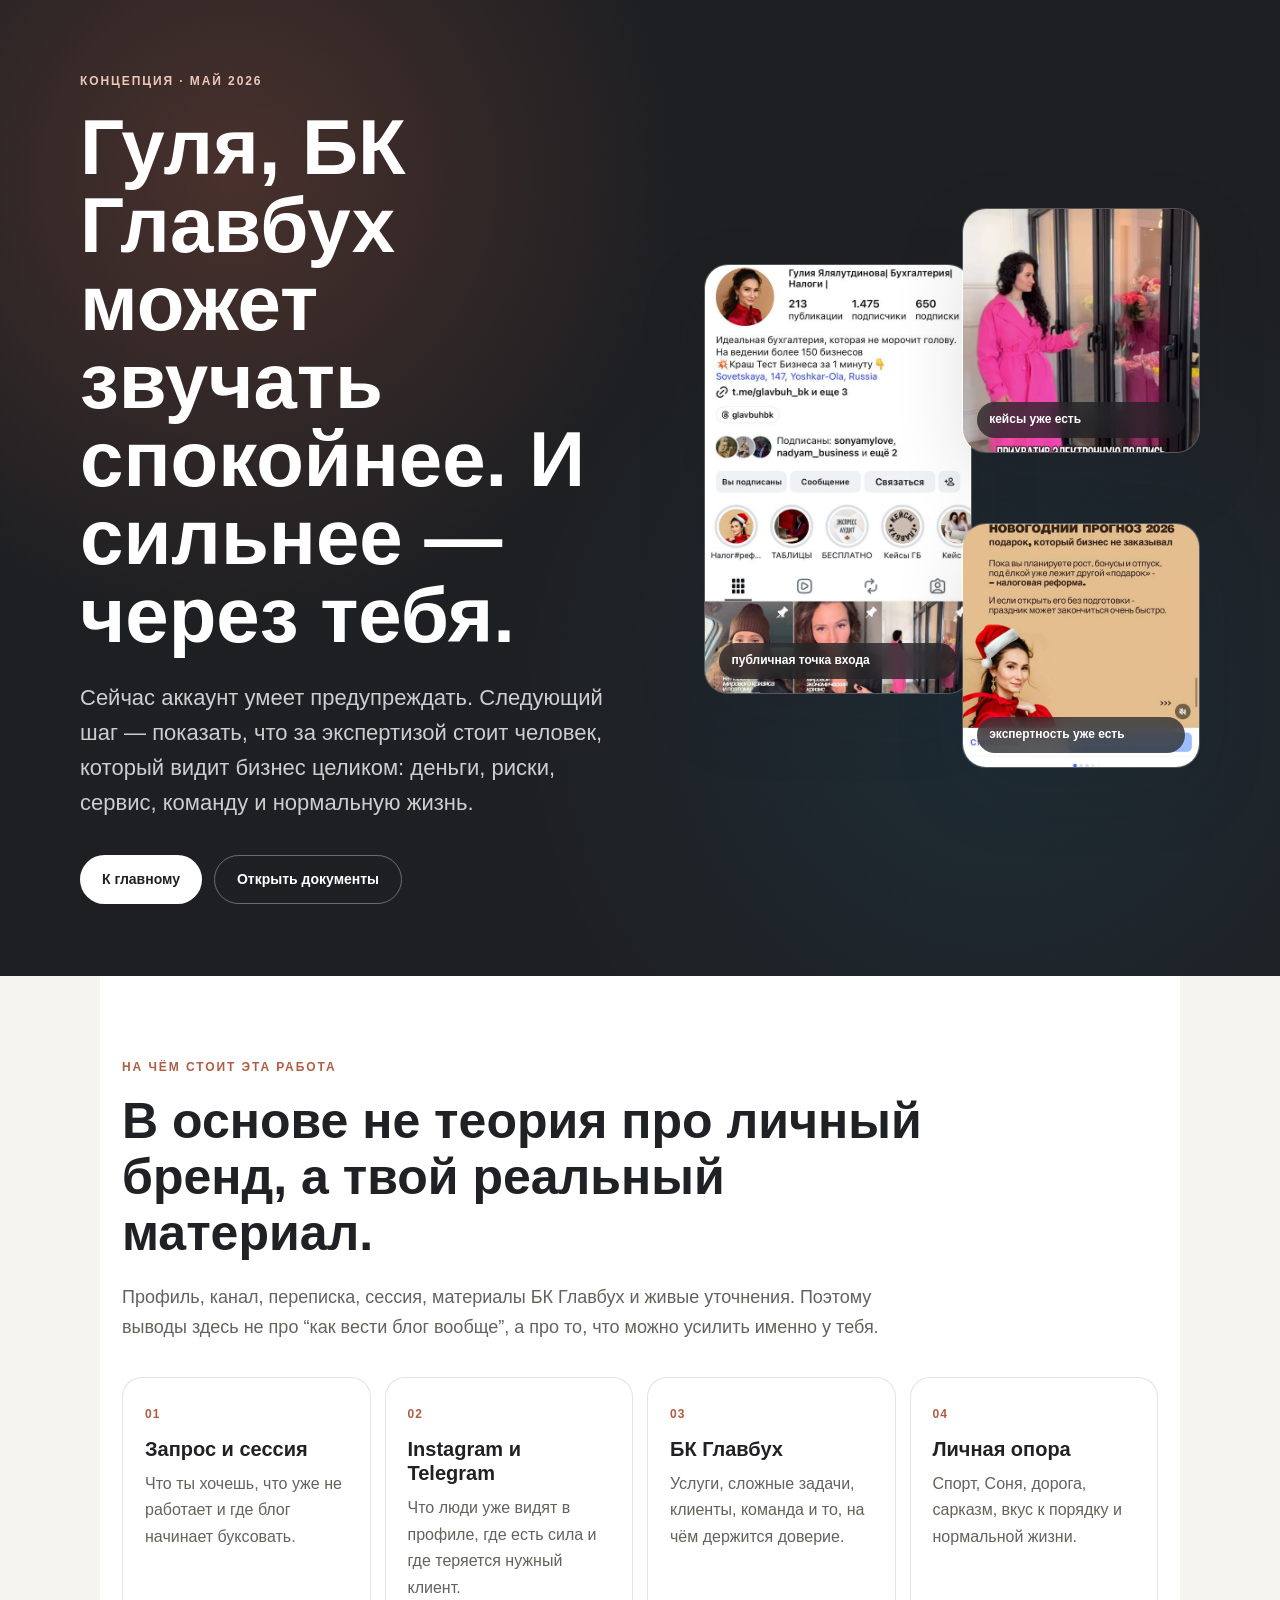
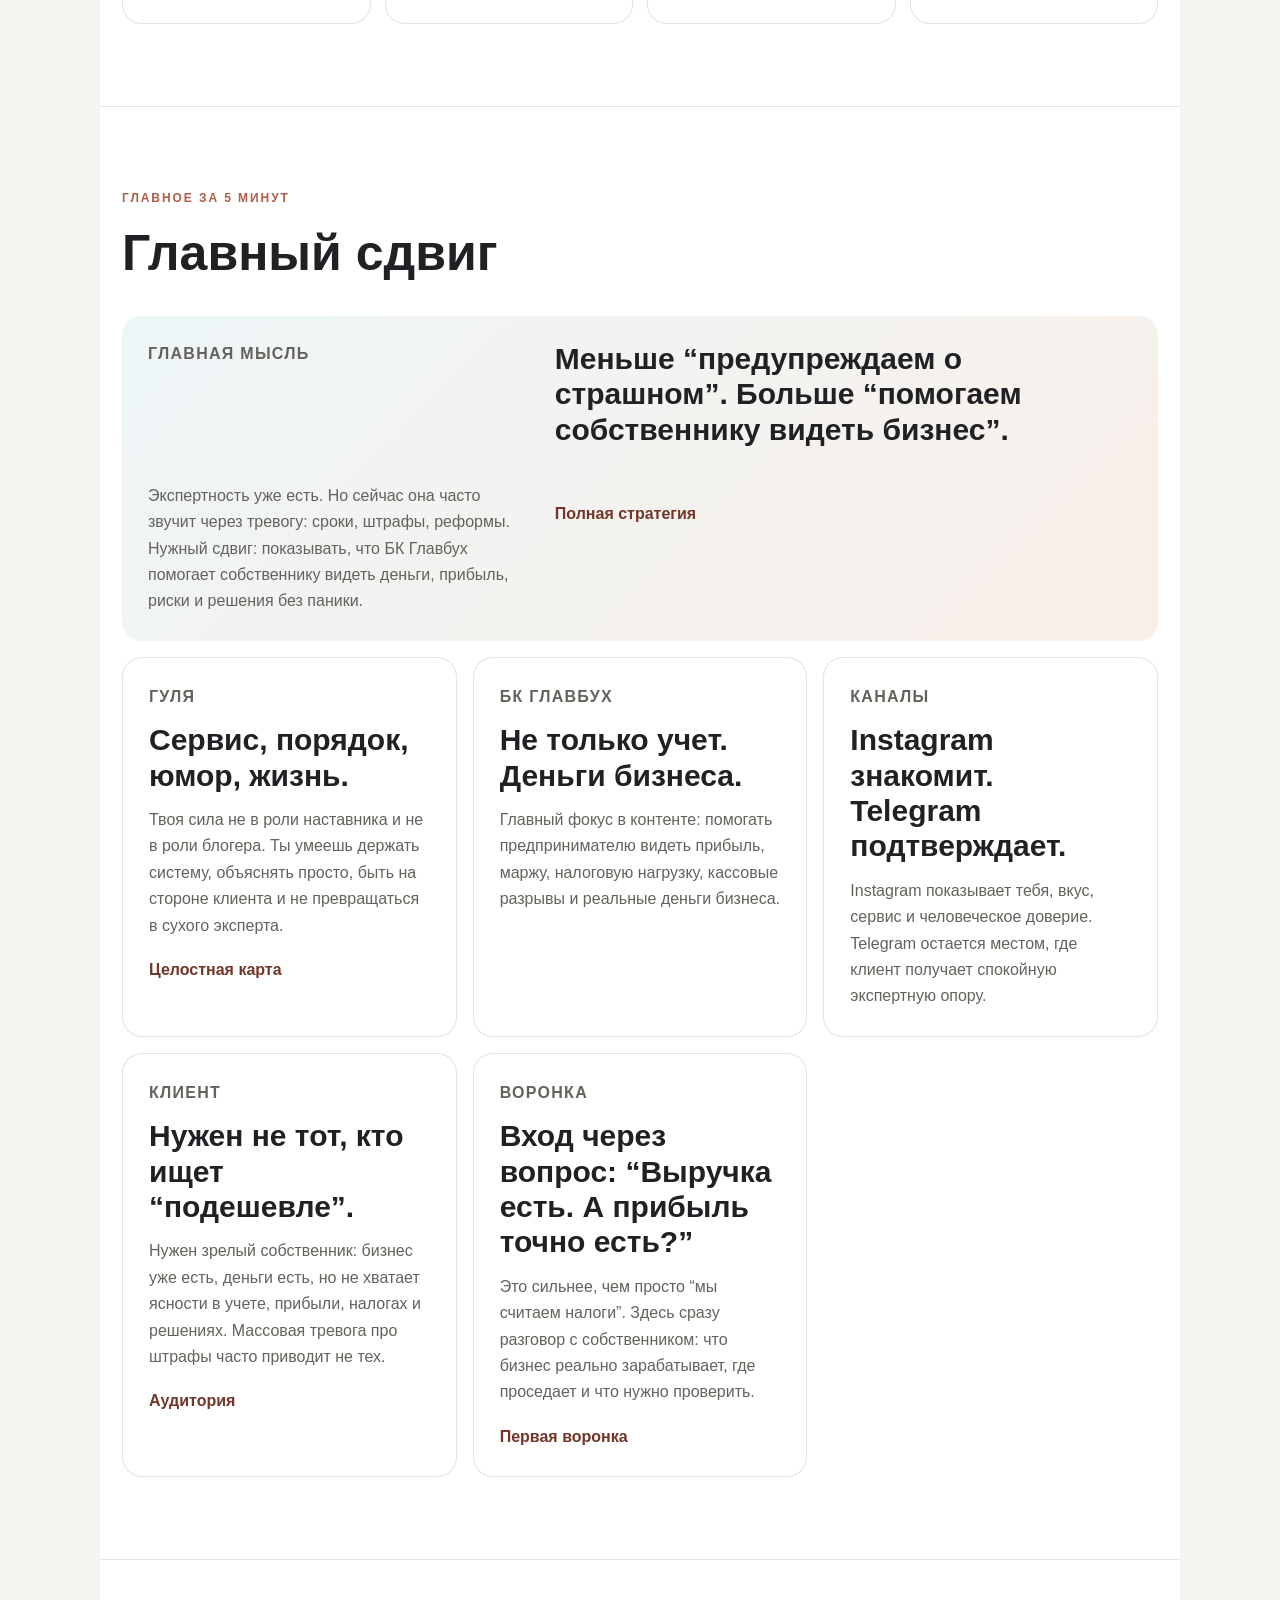
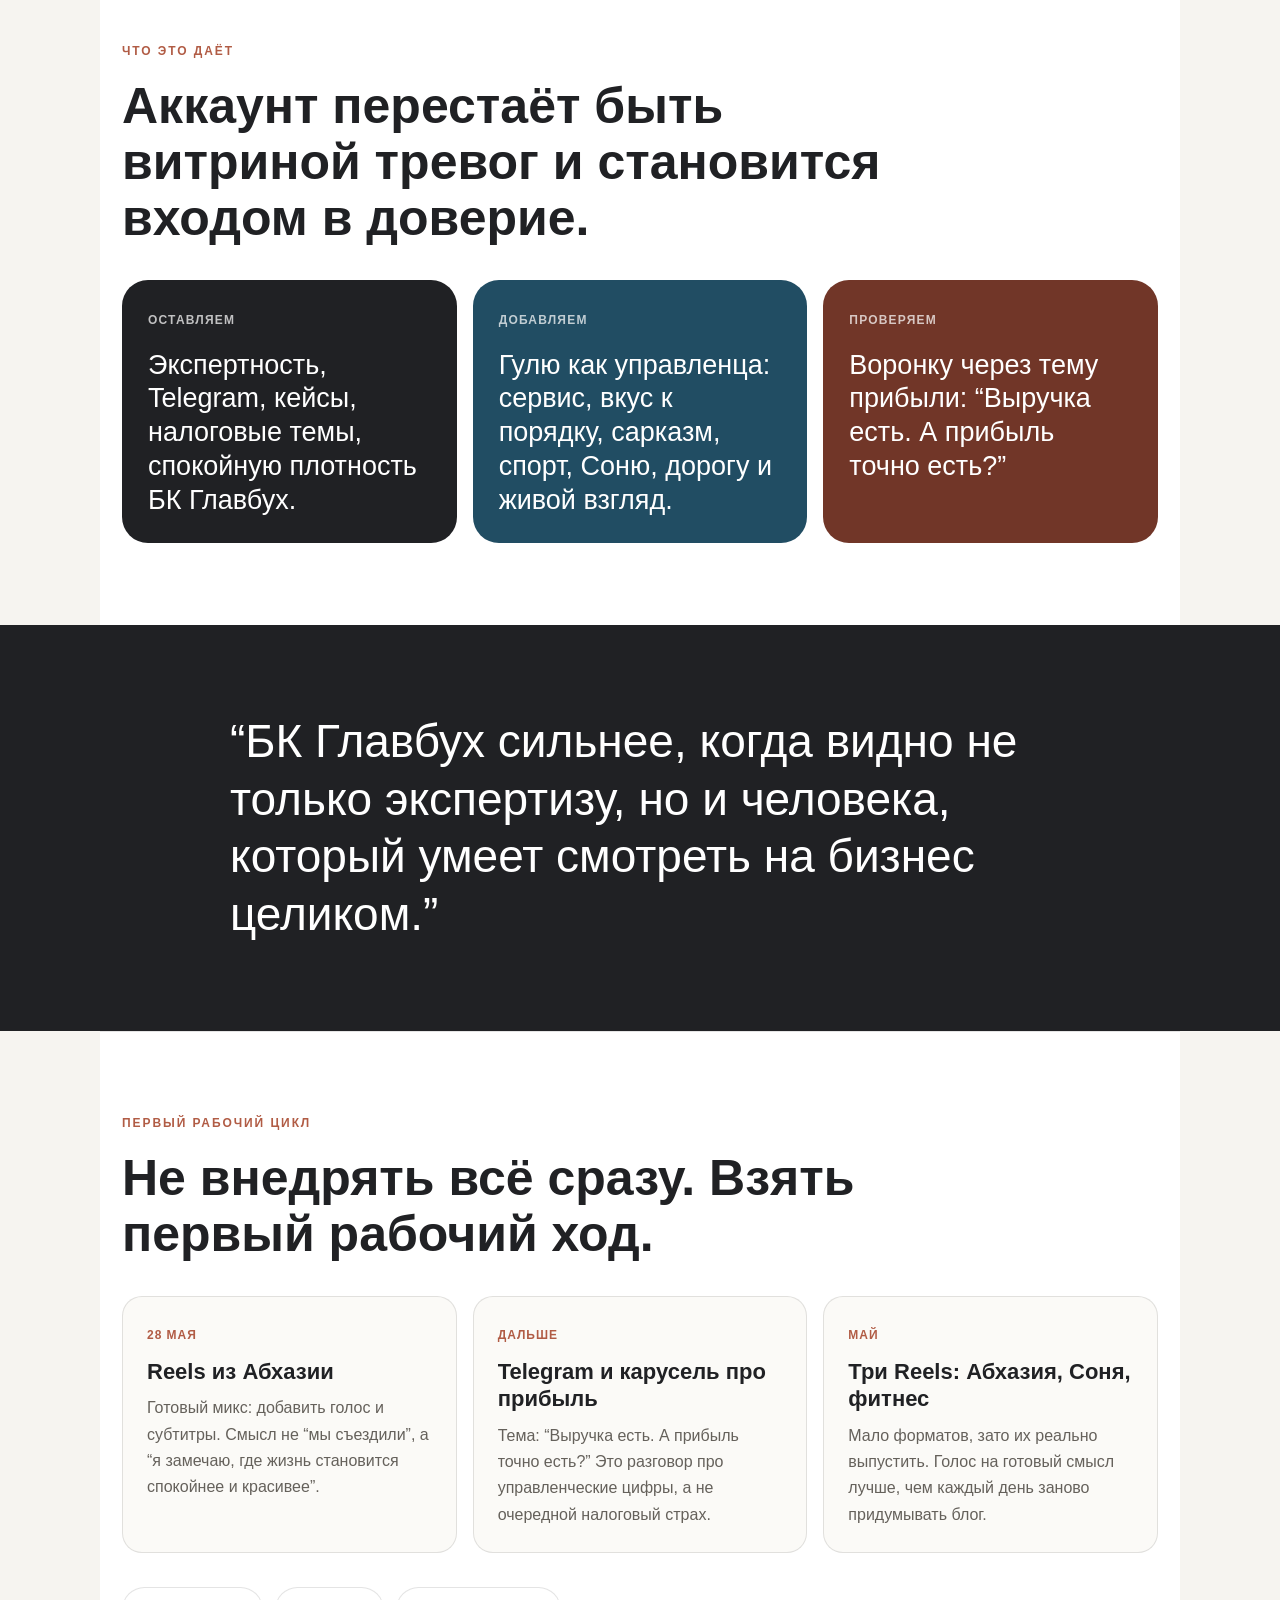
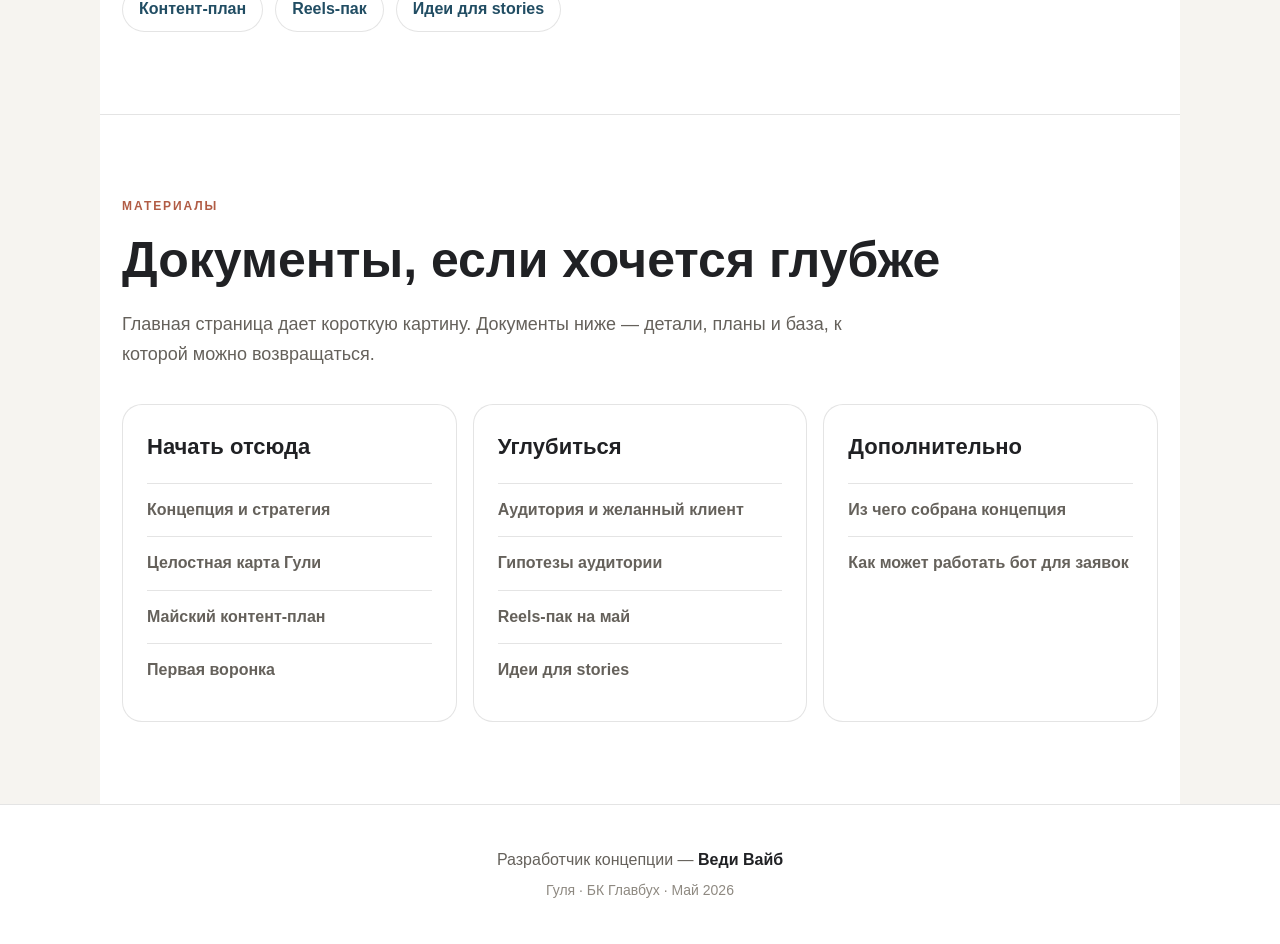
<file: index.html>
<!doctype html>
<html lang="ru">
  <head>
    <meta charset="utf-8">
    <meta name="viewport" content="width=device-width, initial-scale=1">
    <title>Гуля / БК Главбух · Концепция</title>
    <meta name="description" content="Концепция личной линии Гули и связи с БК Главбух.">
    <link rel="stylesheet" href="./styles.css">
  </head>
  <body>
    <section class="hero" id="top">
      <div class="hero-inner">
        <div class="hero-copy">
          <p class="eyebrow">Концепция · Май 2026</p>
          <h1>Гуля, БК Главбух может звучать спокойнее. И сильнее — через тебя.</h1>
          <p class="hero-lead">
            Сейчас аккаунт умеет предупреждать. Следующий шаг — показать, что за экспертизой стоит
            человек, который видит бизнес целиком: деньги, риски, сервис, команду и нормальную жизнь.
          </p>
          <div class="hero-actions">
            <a href="#essence" class="button primary">К главному</a>
            <a href="#library" class="button secondary">Открыть документы</a>
          </div>
        </div>
        <div class="hero-visual" aria-label="Фрагменты текущего публичного образа">
          <figure class="shot main-shot">
            <img src="./assets/instagram-profile.jpg" alt="Профиль Instagram БК Главбух">
            <figcaption>публичная точка входа</figcaption>
          </figure>
          <figure class="shot side-shot top-shot">
            <img src="./assets/client-case-reel.jpg" alt="Кейс клиента в Instagram">
            <figcaption>кейсы уже есть</figcaption>
          </figure>
          <figure class="shot side-shot bottom-shot">
            <img src="./assets/tax-carousel.jpg" alt="Экспертная карточка про налоговую реформу">
            <figcaption>экспертность уже есть</figcaption>
          </figure>
        </div>
      </div>
    </section>

    <main>
      <section class="section source-section" id="sources">
        <p class="eyebrow">На чём стоит эта работа</p>
        <h2>В основе не теория про личный бренд, а твой реальный материал.</h2>
        <p class="section-lead">
          Профиль, канал, переписка, сессия, материалы БК Главбух и живые уточнения. Поэтому выводы здесь
          не про “как вести блог вообще”, а про то, что можно усилить именно у тебя.
        </p>
        <div class="source-map" aria-label="Карта источников концепции">
          <div class="source-card">
            <span>01</span>
            <h3>Запрос и сессия</h3>
            <p>Что ты хочешь, что уже не работает и где блог начинает буксовать.</p>
          </div>
          <div class="source-card">
            <span>02</span>
            <h3>Instagram и Telegram</h3>
            <p>Что люди уже видят в профиле, где есть сила и где теряется нужный клиент.</p>
          </div>
          <div class="source-card">
            <span>03</span>
            <h3>БК Главбух</h3>
            <p>Услуги, сложные задачи, клиенты, команда и то, на чём держится доверие.</p>
          </div>
          <div class="source-card">
            <span>04</span>
            <h3>Личная опора</h3>
            <p>Спорт, Соня, дорога, сарказм, вкус к порядку и нормальной жизни.</p>
          </div>
        </div>
      </section>

      <section class="section essence-section" id="essence">
        <p class="eyebrow">Главное за 5 минут</p>
        <h2>Главный сдвиг</h2>
        <div class="essence-grid">
          <article class="essence-card wide">
            <p class="card-label">Главная мысль</p>
            <h3>Меньше “предупреждаем о страшном”. Больше “помогаем собственнику видеть бизнес”.</h3>
            <p>
              Экспертность уже есть. Но сейчас она часто звучит через тревогу: сроки, штрафы, реформы.
              Нужный сдвиг: показывать, что БК Главбух помогает собственнику видеть деньги, прибыль,
              риски и решения без паники.
            </p>
            <a href="./docs/strategy.html">Полная стратегия</a>
          </article>

          <article class="essence-card">
            <p class="card-label">Гуля</p>
            <h3>Сервис, порядок, юмор, жизнь.</h3>
            <p>
              Твоя сила не в роли наставника и не в роли блогера. Ты умеешь держать систему,
              объяснять просто, быть на стороне клиента и не превращаться в сухого эксперта.
            </p>
            <a href="./docs/holistic-map.html">Целостная карта</a>
          </article>

          <article class="essence-card">
            <p class="card-label">БК Главбух</p>
            <h3>Не только учет. Деньги бизнеса.</h3>
            <p>
              Главный фокус в контенте: помогать предпринимателю видеть прибыль, маржу, налоговую нагрузку,
              кассовые разрывы и реальные деньги бизнеса.
            </p>
          </article>

          <article class="essence-card">
            <p class="card-label">Каналы</p>
            <h3>Instagram знакомит. Telegram подтверждает.</h3>
            <p>
              Instagram показывает тебя, вкус, сервис и человеческое доверие. Telegram остается местом,
              где клиент получает спокойную экспертную опору.
            </p>
          </article>

          <article class="essence-card">
            <p class="card-label">Клиент</p>
            <h3>Нужен не тот, кто ищет “подешевле”.</h3>
            <p>
              Нужен зрелый собственник: бизнес уже есть, деньги есть, но не хватает ясности в учете,
              прибыли, налогах и решениях. Массовая тревога про штрафы часто приводит не тех.
            </p>
            <a href="./docs/audience.html">Аудитория</a>
          </article>

          <article class="essence-card">
            <p class="card-label">Воронка</p>
            <h3>Вход через вопрос: “Выручка есть. А прибыль точно есть?”</h3>
            <p>
              Это сильнее, чем просто “мы считаем налоги”. Здесь сразу разговор с собственником:
              что бизнес реально зарабатывает, где проседает и что нужно проверить.
            </p>
            <a href="./docs/first-funnel.html">Первая воронка</a>
          </article>
        </div>
      </section>

      <section class="section verdict-section">
        <p class="eyebrow">Что это даёт</p>
        <h2>Аккаунт перестаёт быть витриной тревог и становится входом в доверие.</h2>
        <div class="verdict-grid">
          <div>
            <span>Оставляем</span>
            <p>Экспертность, Telegram, кейсы, налоговые темы, спокойную плотность БК Главбух.</p>
          </div>
          <div>
            <span>Добавляем</span>
            <p>Гулю как управленца: сервис, вкус к порядку, сарказм, спорт, Соню, дорогу и живой взгляд.</p>
          </div>
          <div>
            <span>Проверяем</span>
            <p>Воронку через тему прибыли: “Выручка есть. А прибыль точно есть?”</p>
          </div>
        </div>
      </section>

      <section class="section quote-section">
        <blockquote>
          “БК Главбух сильнее, когда видно не только экспертизу, но и человека,
          который умеет смотреть на бизнес целиком.”
        </blockquote>
      </section>

      <section class="section action-section" id="start">
        <p class="eyebrow">Первый рабочий цикл</p>
        <h2>Не внедрять всё сразу. Взять первый рабочий ход.</h2>
        <div class="steps">
          <div class="step">
            <span>28 мая</span>
            <h3>Reels из Абхазии</h3>
            <p>Готовый микс: добавить голос и субтитры. Смысл не “мы съездили”, а “я замечаю, где жизнь становится спокойнее и красивее”.</p>
          </div>
          <div class="step">
            <span>Дальше</span>
            <h3>Telegram и карусель про прибыль</h3>
            <p>Тема: “Выручка есть. А прибыль точно есть?” Это разговор про управленческие цифры, а не очередной налоговый страх.</p>
          </div>
          <div class="step">
            <span>Май</span>
            <h3>Три Reels: Абхазия, Соня, фитнес</h3>
            <p>Мало форматов, зато их реально выпустить. Голос на готовый смысл лучше, чем каждый день заново придумывать блог.</p>
          </div>
        </div>
        <div class="link-row">
          <a href="./docs/may-start.html">Контент-план</a>
          <a href="./docs/may-reels.html">Reels-пак</a>
          <a href="./docs/stories-compass.html">Идеи для stories</a>
        </div>
      </section>

      <section class="section library-section" id="library">
        <p class="eyebrow">Материалы</p>
        <h2>Документы, если хочется глубже</h2>
        <p class="section-lead">
          Главная страница дает короткую картину. Документы ниже — детали, планы и база, к которой можно возвращаться.
        </p>
        <div class="library-grid">
          <div class="library-group">
            <h3>Начать отсюда</h3>
            <a href="./docs/strategy.html">Концепция и стратегия</a>
            <a href="./docs/holistic-map.html">Целостная карта Гули</a>
            <a href="./docs/may-start.html">Майский контент-план</a>
            <a href="./docs/first-funnel.html">Первая воронка</a>
          </div>
          <div class="library-group">
            <h3>Углубиться</h3>
            <a href="./docs/audience.html">Аудитория и желанный клиент</a>
            <a href="./docs/audience-hypotheses.html">Гипотезы аудитории</a>
            <a href="./docs/may-reels.html">Reels-пак на май</a>
            <a href="./docs/stories-compass.html">Идеи для stories</a>
          </div>
          <div class="library-group">
            <h3>Дополнительно</h3>
            <a href="./docs/source-map.html">Из чего собрана концепция</a>
            <a href="./docs/funnel-bot-brief.html">Как может работать бот для заявок</a>
          </div>
        </div>
      </section>
    </main>

    <footer class="footer">
      <p>Разработчик концепции — <strong>Веди Вайб</strong></p>
      <p>Гуля · БК Главбух · Май 2026</p>
    </footer>
  </body>
</html>
</file>
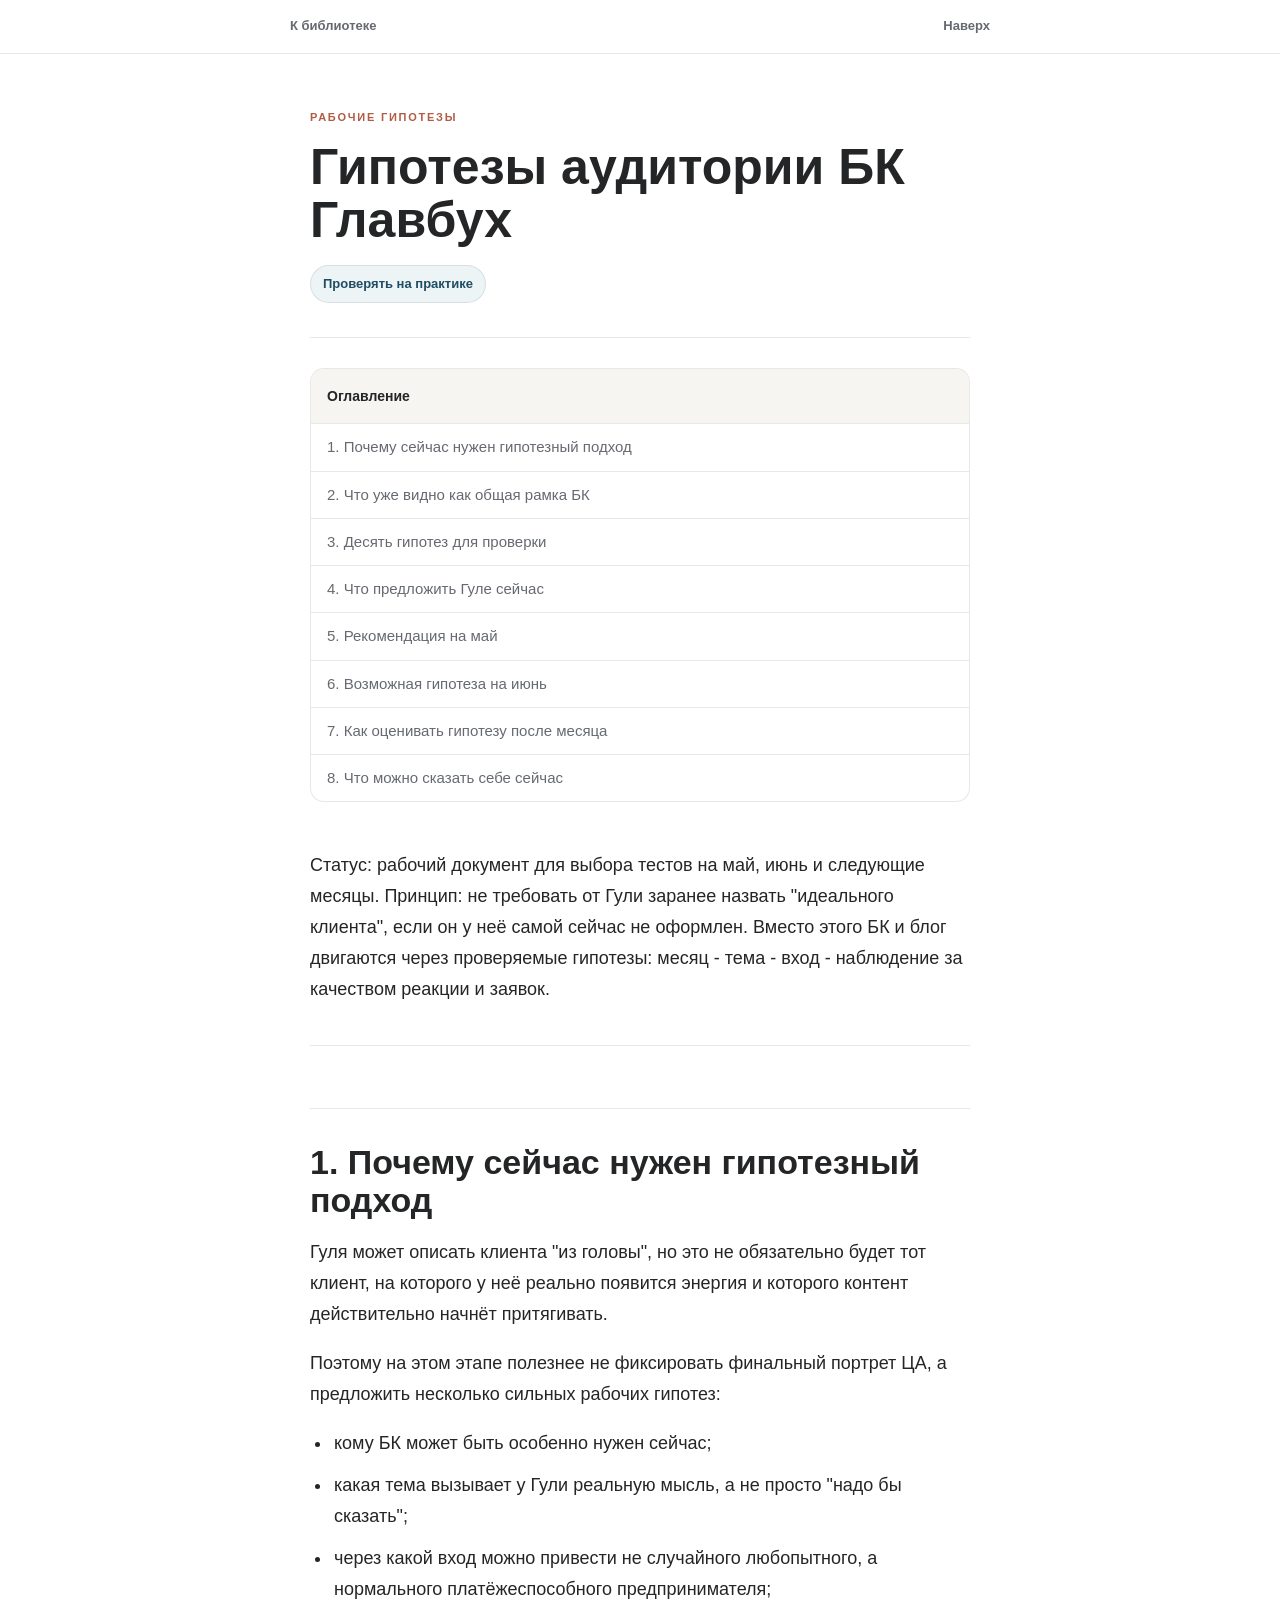
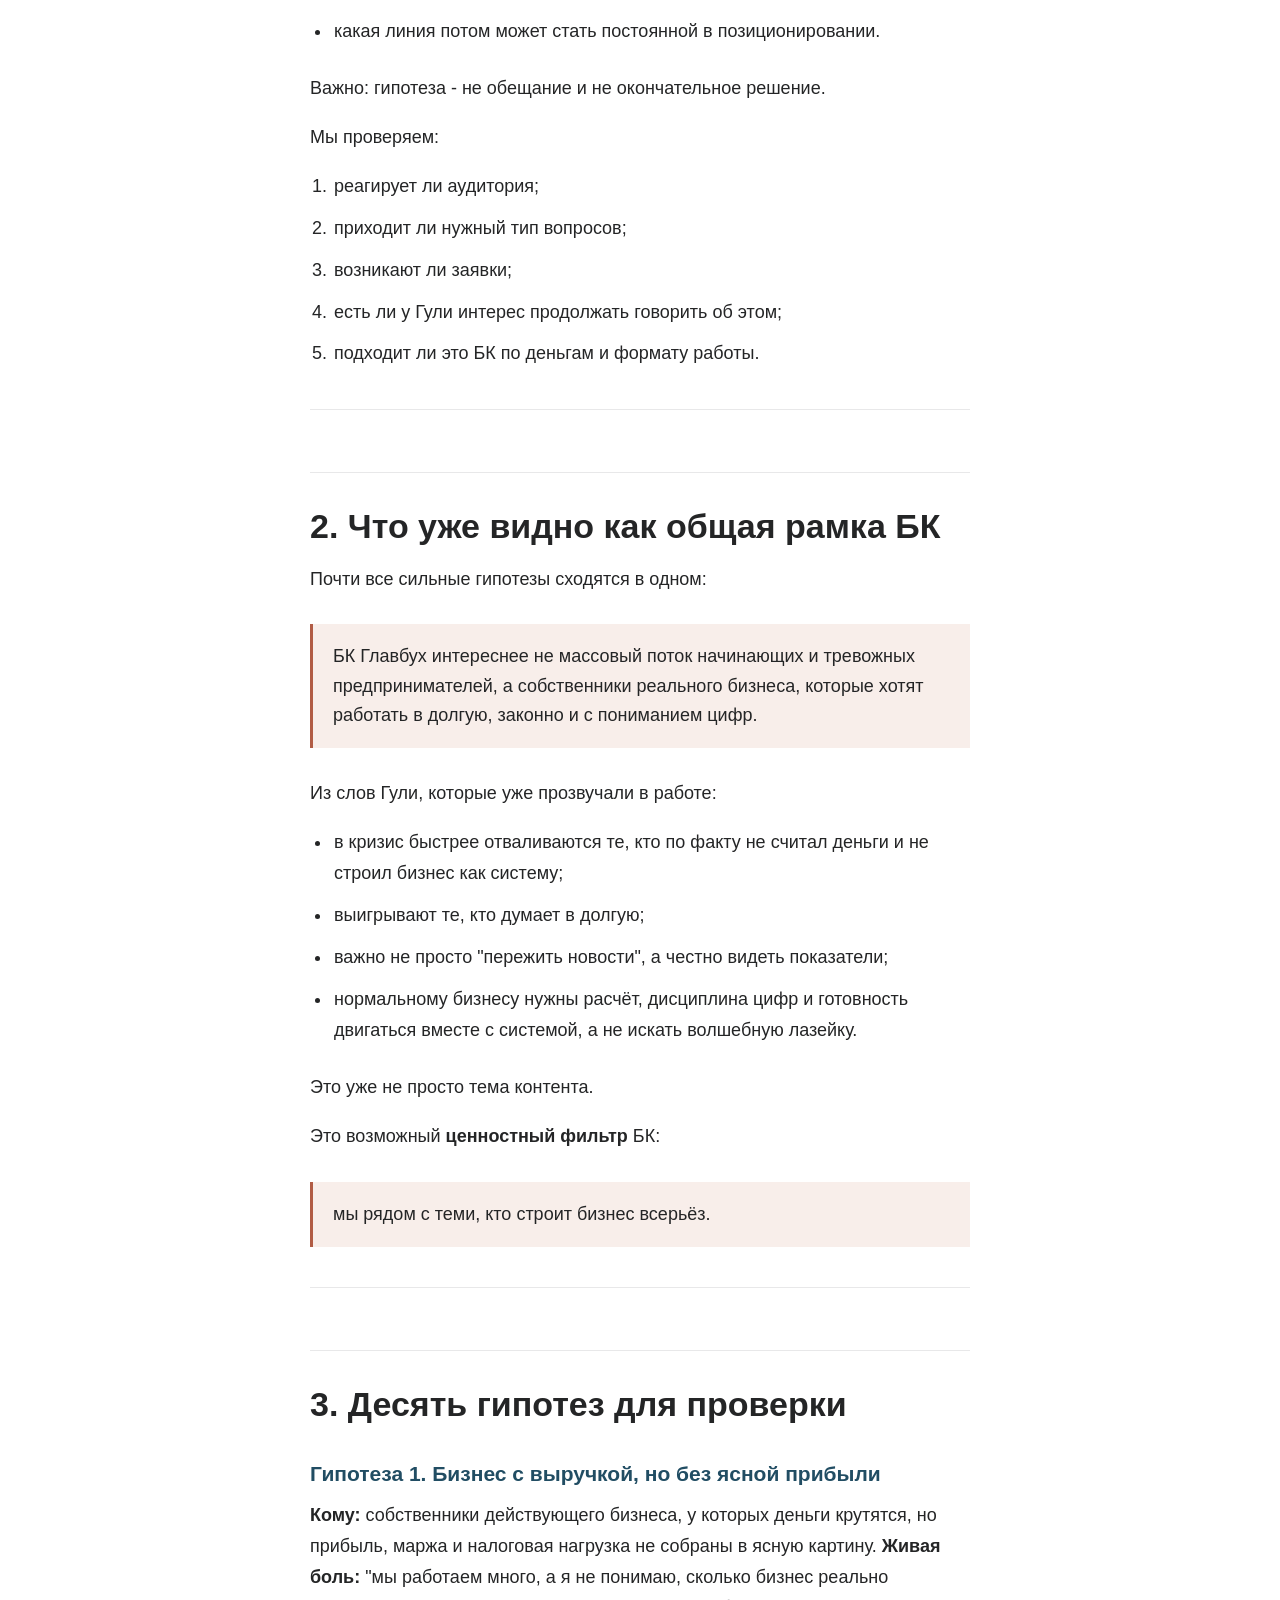
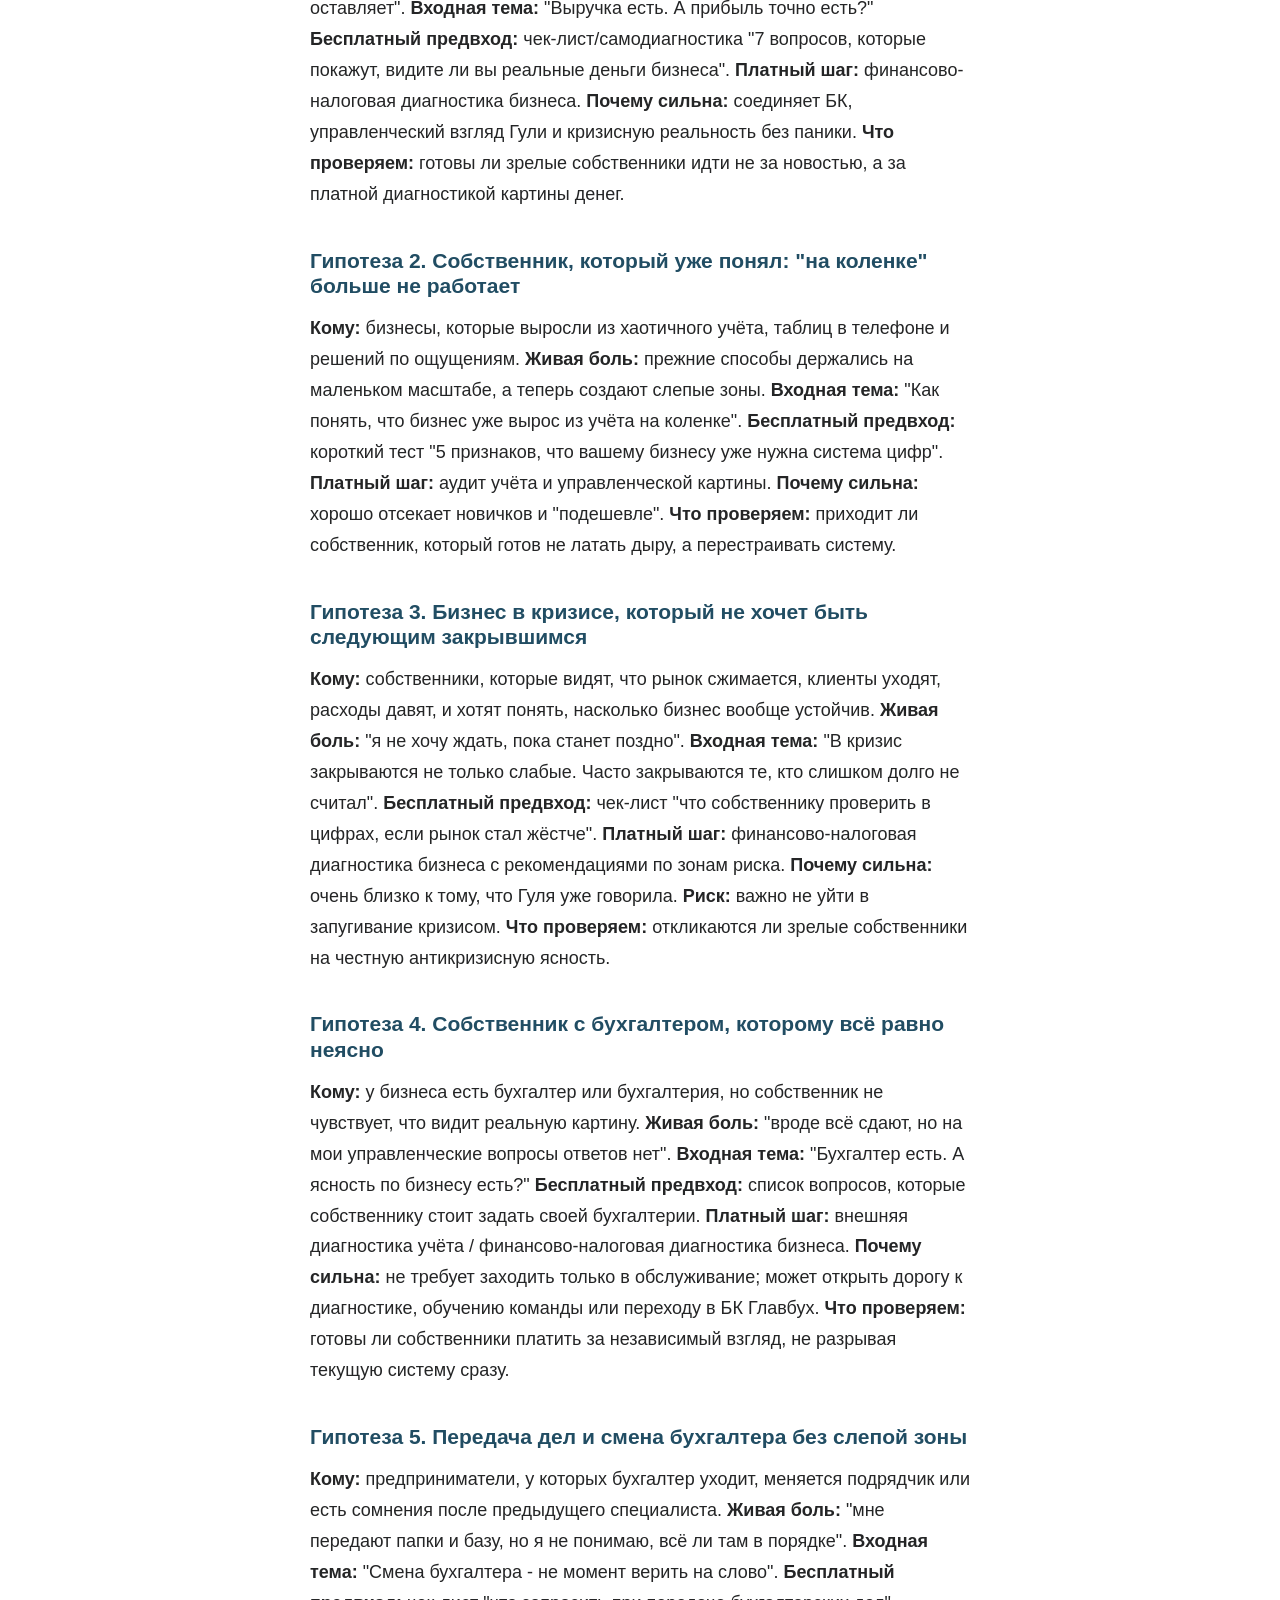
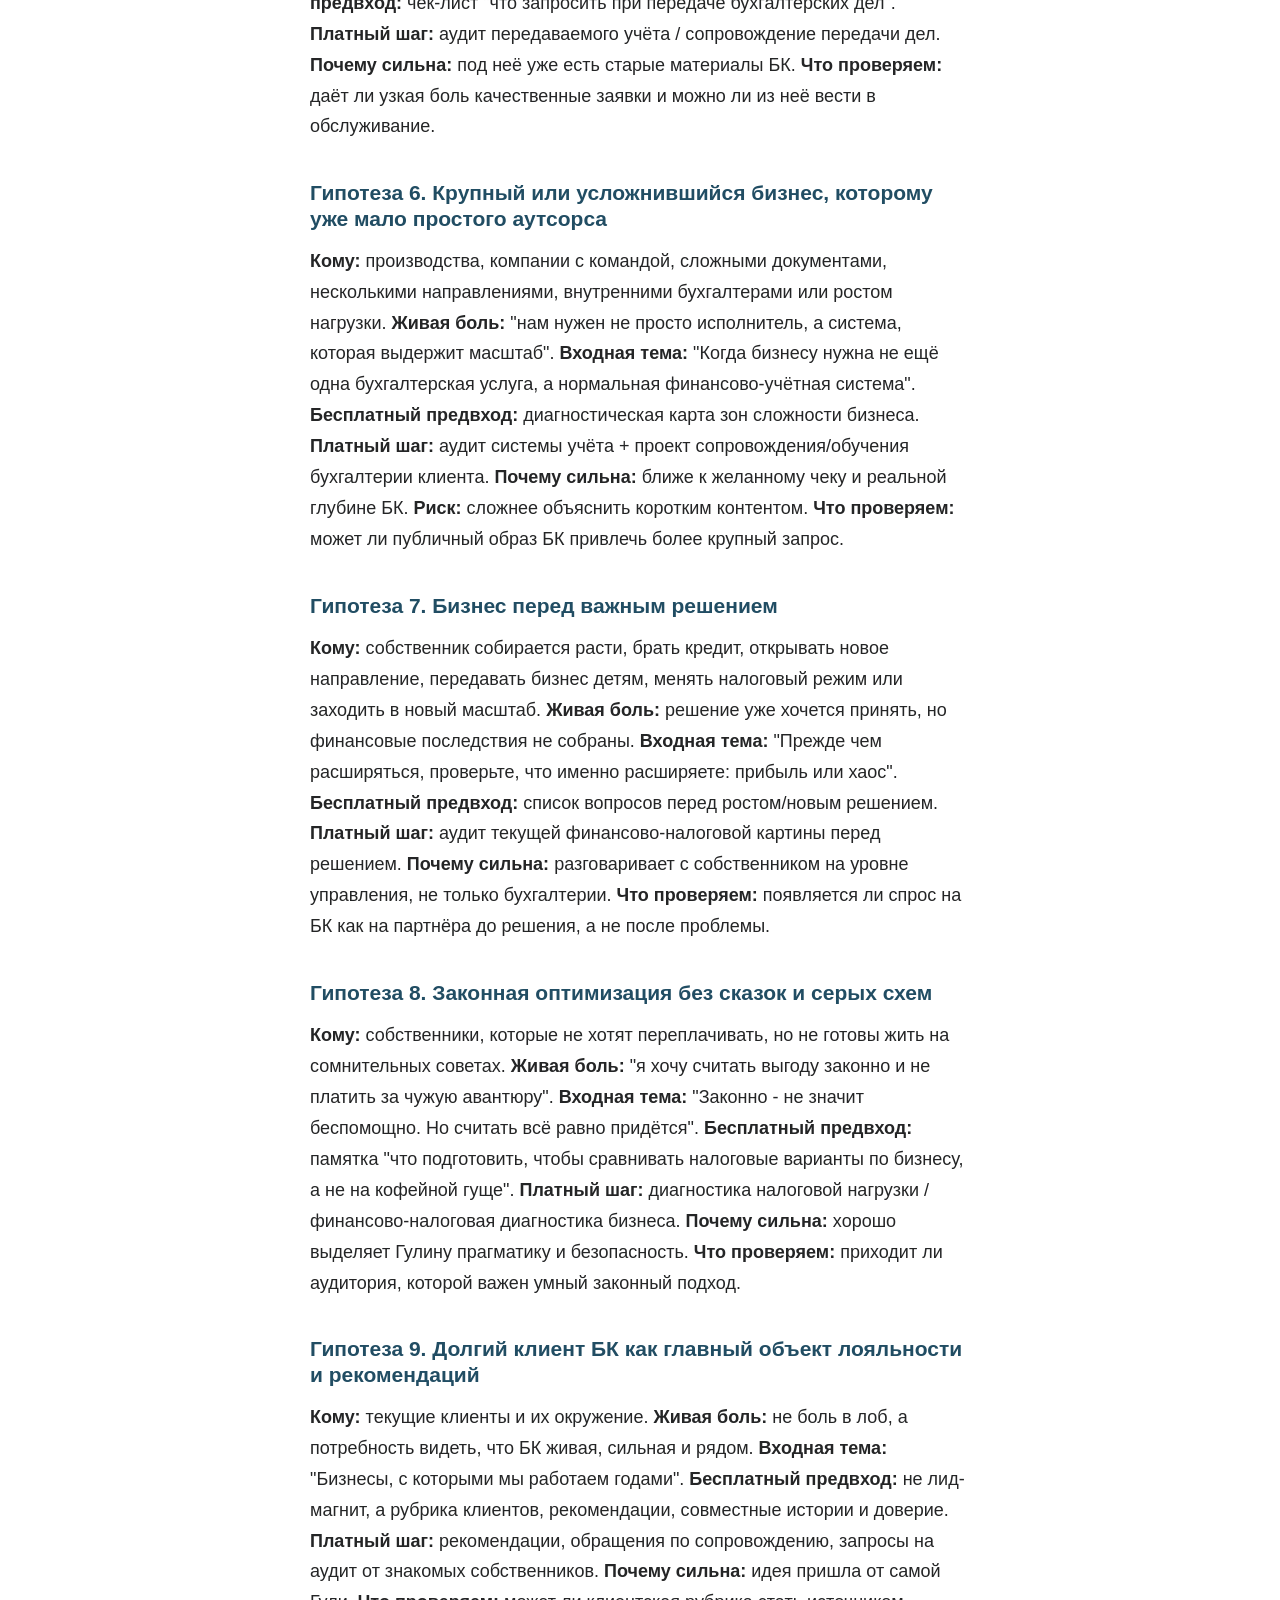
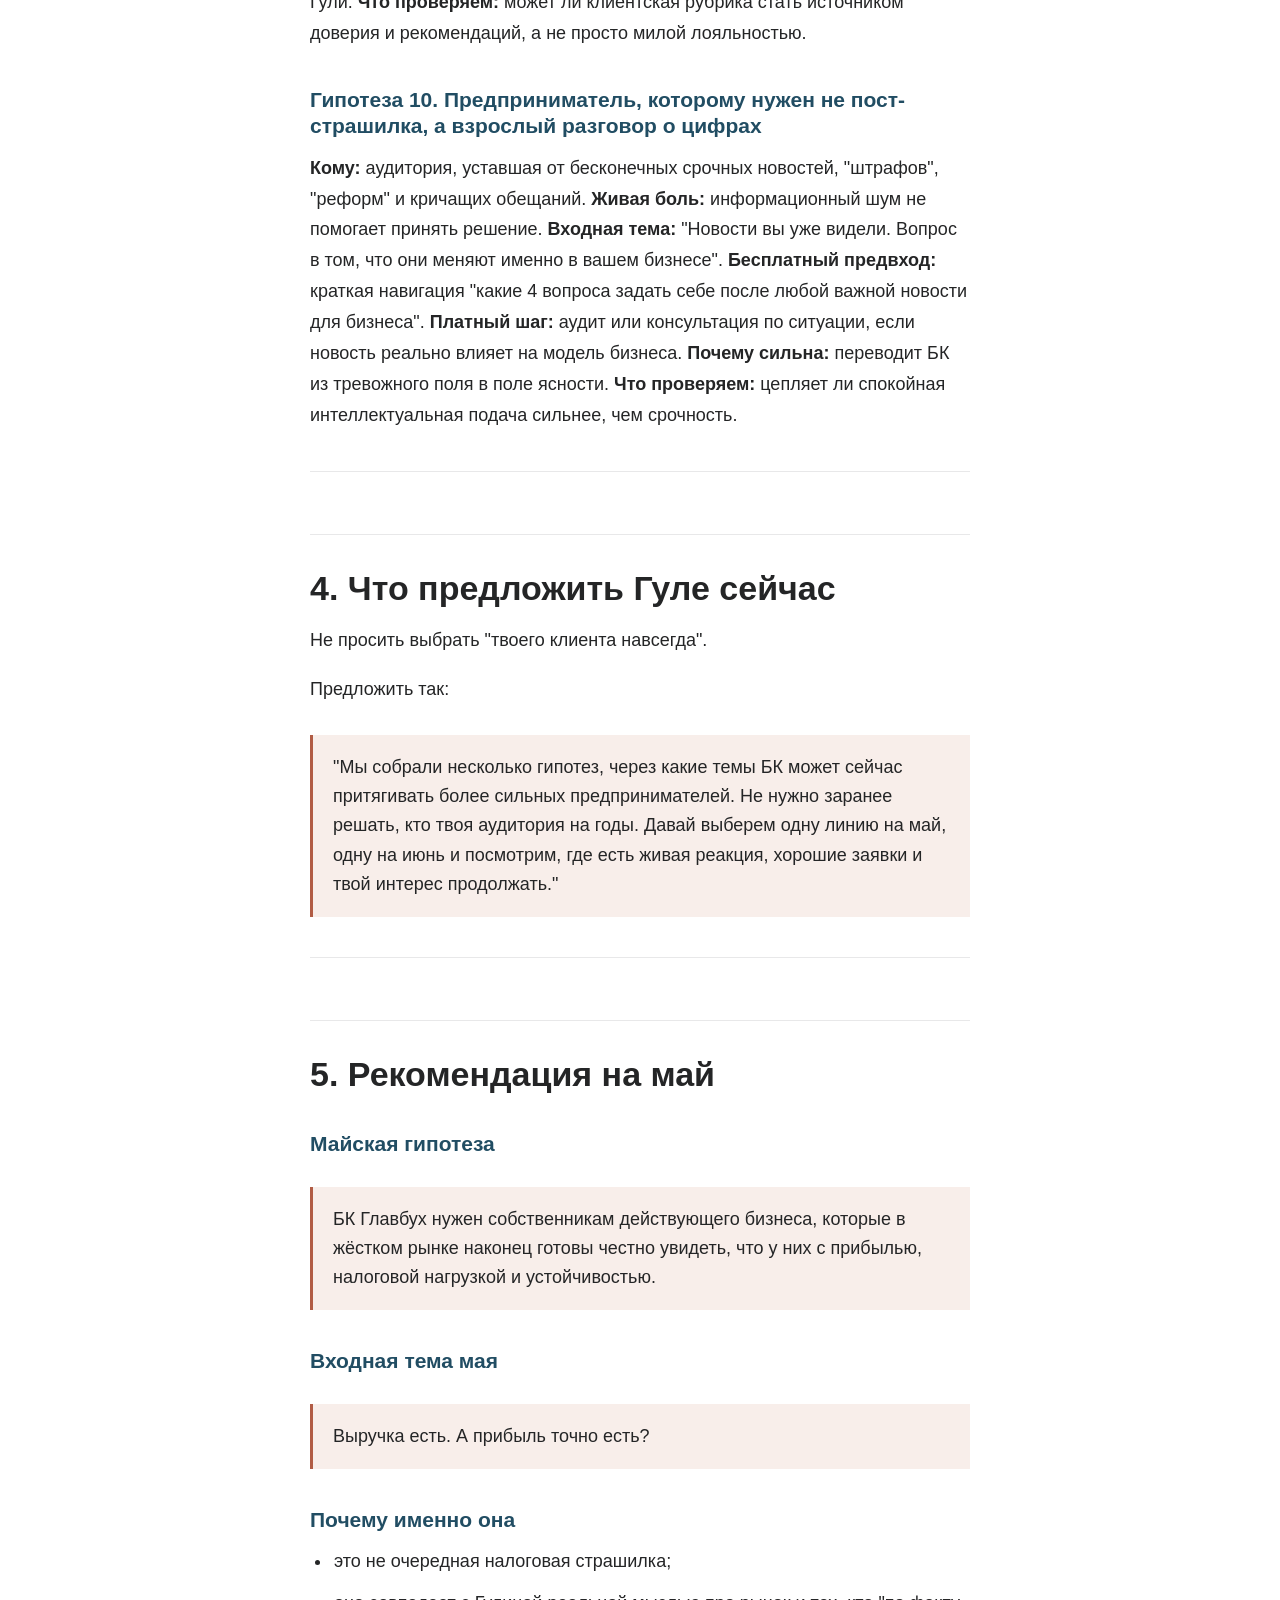
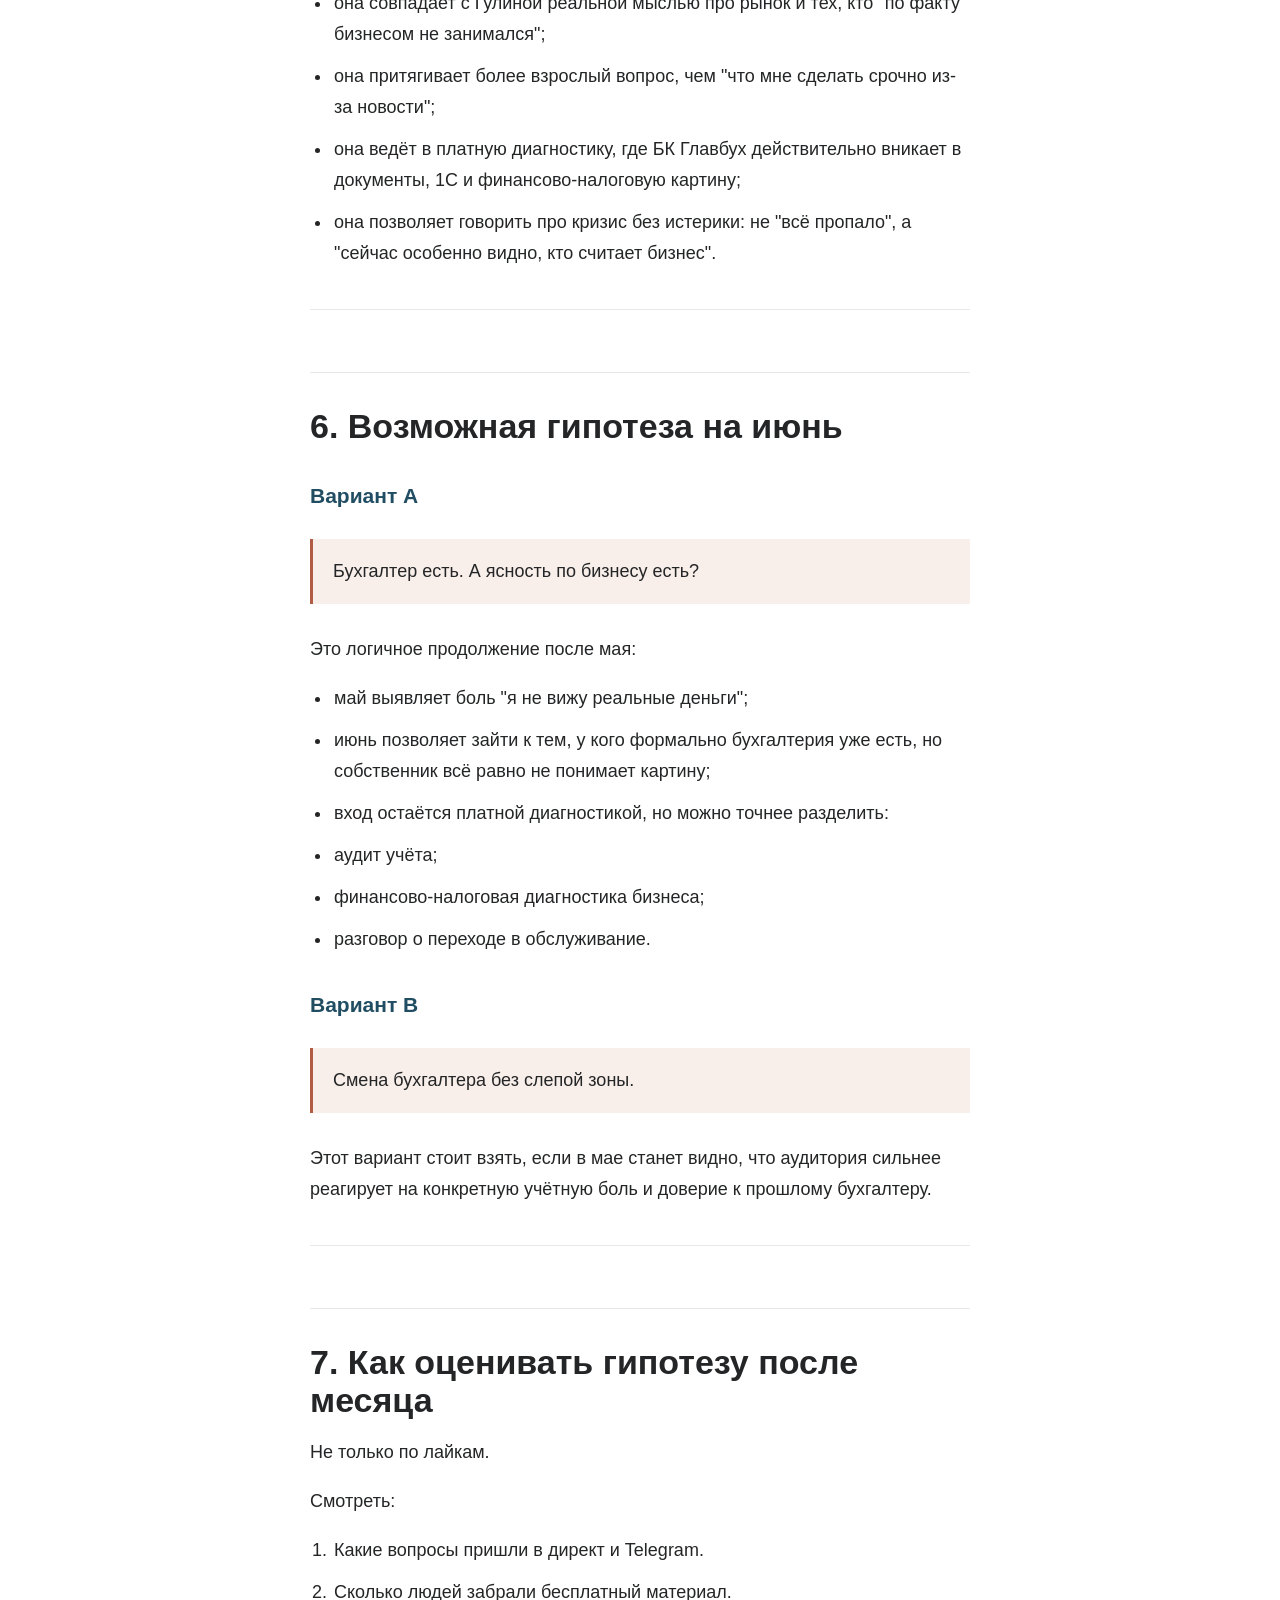
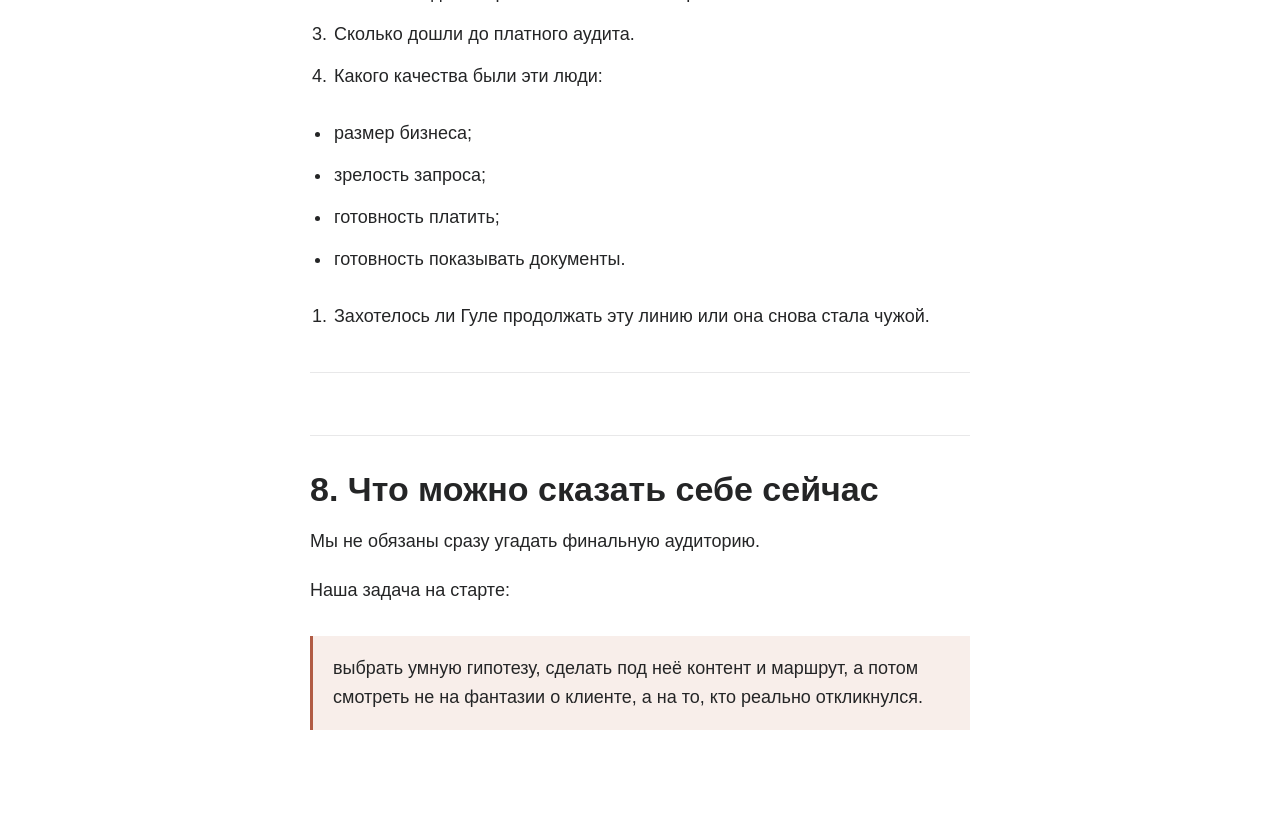
<file: docs/audience-hypotheses.html>
<!doctype html>
<html lang="ru">
  <head>
    <meta charset="utf-8">
    <meta name="viewport" content="width=device-width, initial-scale=1">
    <title>Гипотезы аудитории БК Главбух</title>
    <link rel="stylesheet" href="./mobile-doc.css">
  </head>
  <body>
    <header class="reader-top">
      <a href="../index.html#library">К библиотеке</a>
      <a href="#top">Наверх</a>
    </header>
    <main id="top">
      <section class="cover">
        <p>Рабочие гипотезы</p>
        <h1>Гипотезы аудитории БК Главбух</h1>
        <span>Проверять на практике</span>
      </section>
      <nav class="toc" aria-label="Оглавление">
        <strong>Оглавление</strong>
        <a class="toc-level-2" href="#1-почему-сейчас-нужен-гипотезный-подход">1. Почему сейчас нужен гипотезный подход</a>
<a class="toc-level-2" href="#2-что-уже-видно-как-общая-рамка-бк">2. Что уже видно как общая рамка БК</a>
<a class="toc-level-2" href="#3-десять-гипотез-для-проверки">3. Десять гипотез для проверки</a>
<a class="toc-level-2" href="#4-что-предложить-гуле-сейчас">4. Что предложить Гуле сейчас</a>
<a class="toc-level-2" href="#5-рекомендация-на-май">5. Рекомендация на май</a>
<a class="toc-level-2" href="#6-возможная-гипотеза-на-июнь">6. Возможная гипотеза на июнь</a>
<a class="toc-level-2" href="#7-как-оценивать-гипотезу-после-месяца">7. Как оценивать гипотезу после месяца</a>
<a class="toc-level-2" href="#8-что-можно-сказать-себе-сейчас">8. Что можно сказать себе сейчас</a>
      </nav>
      <article class="document">
        <h1 id="гипотезы-аудитории-и-входов-для-бк-главбух">Гипотезы аудитории и входов для БК Главбух</h1>
<p>Статус: рабочий документ для выбора тестов на май, июнь и следующие месяцы. Принцип: не требовать от Гули заранее назвать &quot;идеального клиента&quot;, если он у неё самой сейчас не оформлен. Вместо этого БК и блог двигаются через проверяемые гипотезы: месяц - тема - вход - наблюдение за качеством реакции и заявок.</p>
<hr>
<h2 id="1-почему-сейчас-нужен-гипотезный-подход">1. Почему сейчас нужен гипотезный подход</h2>
<p>Гуля может описать клиента &quot;из головы&quot;, но это не обязательно будет тот клиент, на которого у неё реально появится энергия и которого контент действительно начнёт притягивать.</p>
<p>Поэтому на этом этапе полезнее не фиксировать финальный портрет ЦА, а предложить несколько сильных рабочих гипотез:</p>
<ul>
<li>кому БК может быть особенно нужен сейчас;</li>
<li>какая тема вызывает у Гули реальную мысль, а не просто &quot;надо бы сказать&quot;;</li>
<li>через какой вход можно привести не случайного любопытного, а нормального платёжеспособного предпринимателя;</li>
<li>какая линия потом может стать постоянной в позиционировании.</li>
</ul>
<p>Важно: гипотеза - не обещание и не окончательное решение.</p>
<p>Мы проверяем:</p>
<ol>
<li>реагирует ли аудитория;</li>
<li>приходит ли нужный тип вопросов;</li>
<li>возникают ли заявки;</li>
<li>есть ли у Гули интерес продолжать говорить об этом;</li>
<li>подходит ли это БК по деньгам и формату работы.</li>
</ol>
<hr>
<h2 id="2-что-уже-видно-как-общая-рамка-бк">2. Что уже видно как общая рамка БК</h2>
<p>Почти все сильные гипотезы сходятся в одном:</p>
<blockquote>БК Главбух интереснее не массовый поток начинающих и тревожных предпринимателей, а собственники реального бизнеса, которые хотят работать в долгую, законно и с пониманием цифр.</blockquote>
<p>Из слов Гули, которые уже прозвучали в работе:</p>
<ul>
<li>в кризис быстрее отваливаются те, кто по факту не считал деньги и не строил бизнес как систему;</li>
<li>выигрывают те, кто думает в долгую;</li>
<li>важно не просто &quot;пережить новости&quot;, а честно видеть показатели;</li>
<li>нормальному бизнесу нужны расчёт, дисциплина цифр и готовность двигаться вместе с системой, а не искать волшебную лазейку.</li>
</ul>
<p>Это уже не просто тема контента.</p>
<p>Это возможный <strong>ценностный фильтр</strong> БК:</p>
<blockquote>мы рядом с теми, кто строит бизнес всерьёз.</blockquote>
<hr>
<h2 id="3-десять-гипотез-для-проверки">3. Десять гипотез для проверки</h2>
<h3 id="гипотеза-1-бизнес-с-выручкой-но-без-ясной-прибыли">Гипотеза 1. Бизнес с выручкой, но без ясной прибыли</h3>
<p><strong>Кому:</strong> собственники действующего бизнеса, у которых деньги крутятся, но прибыль, маржа и налоговая нагрузка не собраны в ясную картину. <strong>Живая боль:</strong> &quot;мы работаем много, а я не понимаю, сколько бизнес реально оставляет&quot;. <strong>Входная тема:</strong> &quot;Выручка есть. А прибыль точно есть?&quot; <strong>Бесплатный предвход:</strong> чек-лист/самодиагностика &quot;7 вопросов, которые покажут, видите ли вы реальные деньги бизнеса&quot;. <strong>Платный шаг:</strong> финансово-налоговая диагностика бизнеса. <strong>Почему сильна:</strong> соединяет БК, управленческий взгляд Гули и кризисную реальность без паники. <strong>Что проверяем:</strong> готовы ли зрелые собственники идти не за новостью, а за платной диагностикой картины денег.</p>
<h3 id="гипотеза-2-собственник-который-уже-понял-на-коленке-больше-не-работает">Гипотеза 2. Собственник, который уже понял: &quot;на коленке&quot; больше не работает</h3>
<p><strong>Кому:</strong> бизнесы, которые выросли из хаотичного учёта, таблиц в телефоне и решений по ощущениям. <strong>Живая боль:</strong> прежние способы держались на маленьком масштабе, а теперь создают слепые зоны. <strong>Входная тема:</strong> &quot;Как понять, что бизнес уже вырос из учёта на коленке&quot;. <strong>Бесплатный предвход:</strong> короткий тест &quot;5 признаков, что вашему бизнесу уже нужна система цифр&quot;. <strong>Платный шаг:</strong> аудит учёта и управленческой картины. <strong>Почему сильна:</strong> хорошо отсекает новичков и &quot;подешевле&quot;. <strong>Что проверяем:</strong> приходит ли собственник, который готов не латать дыру, а перестраивать систему.</p>
<h3 id="гипотеза-3-бизнес-в-кризисе-который-не-хочет-быть-следующим-закрывшимся">Гипотеза 3. Бизнес в кризисе, который не хочет быть следующим закрывшимся</h3>
<p><strong>Кому:</strong> собственники, которые видят, что рынок сжимается, клиенты уходят, расходы давят, и хотят понять, насколько бизнес вообще устойчив. <strong>Живая боль:</strong> &quot;я не хочу ждать, пока станет поздно&quot;. <strong>Входная тема:</strong> &quot;В кризис закрываются не только слабые. Часто закрываются те, кто слишком долго не считал&quot;. <strong>Бесплатный предвход:</strong> чек-лист &quot;что собственнику проверить в цифрах, если рынок стал жёстче&quot;. <strong>Платный шаг:</strong> финансово-налоговая диагностика бизнеса с рекомендациями по зонам риска. <strong>Почему сильна:</strong> очень близко к тому, что Гуля уже говорила. <strong>Риск:</strong> важно не уйти в запугивание кризисом. <strong>Что проверяем:</strong> откликаются ли зрелые собственники на честную антикризисную ясность.</p>
<h3 id="гипотеза-4-собственник-с-бухгалтером-которому-вс-равно-неясно">Гипотеза 4. Собственник с бухгалтером, которому всё равно неясно</h3>
<p><strong>Кому:</strong> у бизнеса есть бухгалтер или бухгалтерия, но собственник не чувствует, что видит реальную картину. <strong>Живая боль:</strong> &quot;вроде всё сдают, но на мои управленческие вопросы ответов нет&quot;. <strong>Входная тема:</strong> &quot;Бухгалтер есть. А ясность по бизнесу есть?&quot; <strong>Бесплатный предвход:</strong> список вопросов, которые собственнику стоит задать своей бухгалтерии. <strong>Платный шаг:</strong> внешняя диагностика учёта / финансово-налоговая диагностика бизнеса. <strong>Почему сильна:</strong> не требует заходить только в обслуживание; может открыть дорогу к диагностике, обучению команды или переходу в БК Главбух. <strong>Что проверяем:</strong> готовы ли собственники платить за независимый взгляд, не разрывая текущую систему сразу.</p>
<h3 id="гипотеза-5-передача-дел-и-смена-бухгалтера-без-слепой-зоны">Гипотеза 5. Передача дел и смена бухгалтера без слепой зоны</h3>
<p><strong>Кому:</strong> предприниматели, у которых бухгалтер уходит, меняется подрядчик или есть сомнения после предыдущего специалиста. <strong>Живая боль:</strong> &quot;мне передают папки и базу, но я не понимаю, всё ли там в порядке&quot;. <strong>Входная тема:</strong> &quot;Смена бухгалтера - не момент верить на слово&quot;. <strong>Бесплатный предвход:</strong> чек-лист &quot;что запросить при передаче бухгалтерских дел&quot;. <strong>Платный шаг:</strong> аудит передаваемого учёта / сопровождение передачи дел. <strong>Почему сильна:</strong> под неё уже есть старые материалы БК. <strong>Что проверяем:</strong> даёт ли узкая боль качественные заявки и можно ли из неё вести в обслуживание.</p>
<h3 id="гипотеза-6-крупный-или-усложнившийся-бизнес-которому-уже-мало-простого-аутсорса">Гипотеза 6. Крупный или усложнившийся бизнес, которому уже мало простого аутсорса</h3>
<p><strong>Кому:</strong> производства, компании с командой, сложными документами, несколькими направлениями, внутренними бухгалтерами или ростом нагрузки. <strong>Живая боль:</strong> &quot;нам нужен не просто исполнитель, а система, которая выдержит масштаб&quot;. <strong>Входная тема:</strong> &quot;Когда бизнесу нужна не ещё одна бухгалтерская услуга, а нормальная финансово-учётная система&quot;. <strong>Бесплатный предвход:</strong> диагностическая карта зон сложности бизнеса. <strong>Платный шаг:</strong> аудит системы учёта + проект сопровождения/обучения бухгалтерии клиента. <strong>Почему сильна:</strong> ближе к желанному чеку и реальной глубине БК. <strong>Риск:</strong> сложнее объяснить коротким контентом. <strong>Что проверяем:</strong> может ли публичный образ БК привлечь более крупный запрос.</p>
<h3 id="гипотеза-7-бизнес-перед-важным-решением">Гипотеза 7. Бизнес перед важным решением</h3>
<p><strong>Кому:</strong> собственник собирается расти, брать кредит, открывать новое направление, передавать бизнес детям, менять налоговый режим или заходить в новый масштаб. <strong>Живая боль:</strong> решение уже хочется принять, но финансовые последствия не собраны. <strong>Входная тема:</strong> &quot;Прежде чем расширяться, проверьте, что именно расширяете: прибыль или хаос&quot;. <strong>Бесплатный предвход:</strong> список вопросов перед ростом/новым решением. <strong>Платный шаг:</strong> аудит текущей финансово-налоговой картины перед решением. <strong>Почему сильна:</strong> разговаривает с собственником на уровне управления, не только бухгалтерии. <strong>Что проверяем:</strong> появляется ли спрос на БК как на партнёра до решения, а не после проблемы.</p>
<h3 id="гипотеза-8-законная-оптимизация-без-сказок-и-серых-схем">Гипотеза 8. Законная оптимизация без сказок и серых схем</h3>
<p><strong>Кому:</strong> собственники, которые не хотят переплачивать, но не готовы жить на сомнительных советах. <strong>Живая боль:</strong> &quot;я хочу считать выгоду законно и не платить за чужую авантюру&quot;. <strong>Входная тема:</strong> &quot;Законно - не значит беспомощно. Но считать всё равно придётся&quot;. <strong>Бесплатный предвход:</strong> памятка &quot;что подготовить, чтобы сравнивать налоговые варианты по бизнесу, а не на кофейной гуще&quot;. <strong>Платный шаг:</strong> диагностика налоговой нагрузки / финансово-налоговая диагностика бизнеса. <strong>Почему сильна:</strong> хорошо выделяет Гулину прагматику и безопасность. <strong>Что проверяем:</strong> приходит ли аудитория, которой важен умный законный подход.</p>
<h3 id="гипотеза-9-долгий-клиент-бк-как-главный-объект-лояльности-и-рекомендаций">Гипотеза 9. Долгий клиент БК как главный объект лояльности и рекомендаций</h3>
<p><strong>Кому:</strong> текущие клиенты и их окружение. <strong>Живая боль:</strong> не боль в лоб, а потребность видеть, что БК живая, сильная и рядом. <strong>Входная тема:</strong> &quot;Бизнесы, с которыми мы работаем годами&quot;. <strong>Бесплатный предвход:</strong> не лид-магнит, а рубрика клиентов, рекомендации, совместные истории и доверие. <strong>Платный шаг:</strong> рекомендации, обращения по сопровождению, запросы на аудит от знакомых собственников. <strong>Почему сильна:</strong> идея пришла от самой Гули. <strong>Что проверяем:</strong> может ли клиентская рубрика стать источником доверия и рекомендаций, а не просто милой лояльностью.</p>
<h3 id="гипотеза-10-предприниматель-которому-нужен-не-пост-страшилка-а-взрослый-разговор-о-цифрах">Гипотеза 10. Предприниматель, которому нужен не пост-страшилка, а взрослый разговор о цифрах</h3>
<p><strong>Кому:</strong> аудитория, уставшая от бесконечных срочных новостей, &quot;штрафов&quot;, &quot;реформ&quot; и кричащих обещаний. <strong>Живая боль:</strong> информационный шум не помогает принять решение. <strong>Входная тема:</strong> &quot;Новости вы уже видели. Вопрос в том, что они меняют именно в вашем бизнесе&quot;. <strong>Бесплатный предвход:</strong> краткая навигация &quot;какие 4 вопроса задать себе после любой важной новости для бизнеса&quot;. <strong>Платный шаг:</strong> аудит или консультация по ситуации, если новость реально влияет на модель бизнеса. <strong>Почему сильна:</strong> переводит БК из тревожного поля в поле ясности. <strong>Что проверяем:</strong> цепляет ли спокойная интеллектуальная подача сильнее, чем срочность.</p>
<hr>
<h2 id="4-что-предложить-гуле-сейчас">4. Что предложить Гуле сейчас</h2>
<p>Не просить выбрать &quot;твоего клиента навсегда&quot;.</p>
<p>Предложить так:</p>
<blockquote>&quot;Мы собрали несколько гипотез, через какие темы БК может сейчас притягивать более сильных предпринимателей. Не нужно заранее решать, кто твоя аудитория на годы. Давай выберем одну линию на май, одну на июнь и посмотрим, где есть живая реакция, хорошие заявки и твой интерес продолжать.&quot;</blockquote>
<hr>
<h2 id="5-рекомендация-на-май">5. Рекомендация на май</h2>
<h3 id="майская-гипотеза">Майская гипотеза</h3>
<blockquote>БК Главбух нужен собственникам действующего бизнеса, которые в жёстком рынке наконец готовы честно увидеть, что у них с прибылью, налоговой нагрузкой и устойчивостью.</blockquote>
<h3 id="входная-тема-мая">Входная тема мая</h3>
<blockquote>Выручка есть. А прибыль точно есть?</blockquote>
<h3 id="почему-именно-она">Почему именно она</h3>
<ul>
<li>это не очередная налоговая страшилка;</li>
<li>она совпадает с Гулиной реальной мыслью про рынок и тех, кто &quot;по факту бизнесом не занимался&quot;;</li>
<li>она притягивает более взрослый вопрос, чем &quot;что мне сделать срочно из-за новости&quot;;</li>
<li>она ведёт в платную диагностику, где БК Главбух действительно вникает в документы, 1С и финансово-налоговую картину;</li>
<li>она позволяет говорить про кризис без истерики: не &quot;всё пропало&quot;, а &quot;сейчас особенно видно, кто считает бизнес&quot;.</li>
</ul>
<hr>
<h2 id="6-возможная-гипотеза-на-июнь">6. Возможная гипотеза на июнь</h2>
<h3 id="вариант-a">Вариант A</h3>
<blockquote>Бухгалтер есть. А ясность по бизнесу есть?</blockquote>
<p>Это логичное продолжение после мая:</p>
<ul>
<li>май выявляет боль &quot;я не вижу реальные деньги&quot;;</li>
<li>июнь позволяет зайти к тем, у кого формально бухгалтерия уже есть, но собственник всё равно не понимает картину;</li>
<li>вход остаётся платной диагностикой, но можно точнее разделить:</li>
<li>аудит учёта;</li>
<li>финансово-налоговая диагностика бизнеса;</li>
<li>разговор о переходе в обслуживание.</li>
</ul>
<h3 id="вариант-b">Вариант B</h3>
<blockquote>Смена бухгалтера без слепой зоны.</blockquote>
<p>Этот вариант стоит взять, если в мае станет видно, что аудитория сильнее реагирует на конкретную учётную боль и доверие к прошлому бухгалтеру.</p>
<hr>
<h2 id="7-как-оценивать-гипотезу-после-месяца">7. Как оценивать гипотезу после месяца</h2>
<p>Не только по лайкам.</p>
<p>Смотреть:</p>
<ol>
<li>Какие вопросы пришли в директ и Telegram.</li>
<li>Сколько людей забрали бесплатный материал.</li>
<li>Сколько дошли до платного аудита.</li>
<li>Какого качества были эти люди:</li>
</ol>
<ul>
<li>размер бизнеса;</li>
<li>зрелость запроса;</li>
<li>готовность платить;</li>
<li>готовность показывать документы.</li>
</ul>
<ol>
<li>Захотелось ли Гуле продолжать эту линию или она снова стала чужой.</li>
</ol>
<hr>
<h2 id="8-что-можно-сказать-себе-сейчас">8. Что можно сказать себе сейчас</h2>
<p>Мы не обязаны сразу угадать финальную аудиторию.</p>
<p>Наша задача на старте:</p>
<blockquote>выбрать умную гипотезу, сделать под неё контент и маршрут, а потом смотреть не на фантазии о клиенте, а на то, кто реально откликнулся.</blockquote>
      </article>
    </main>
  </body>
</html>
</file>
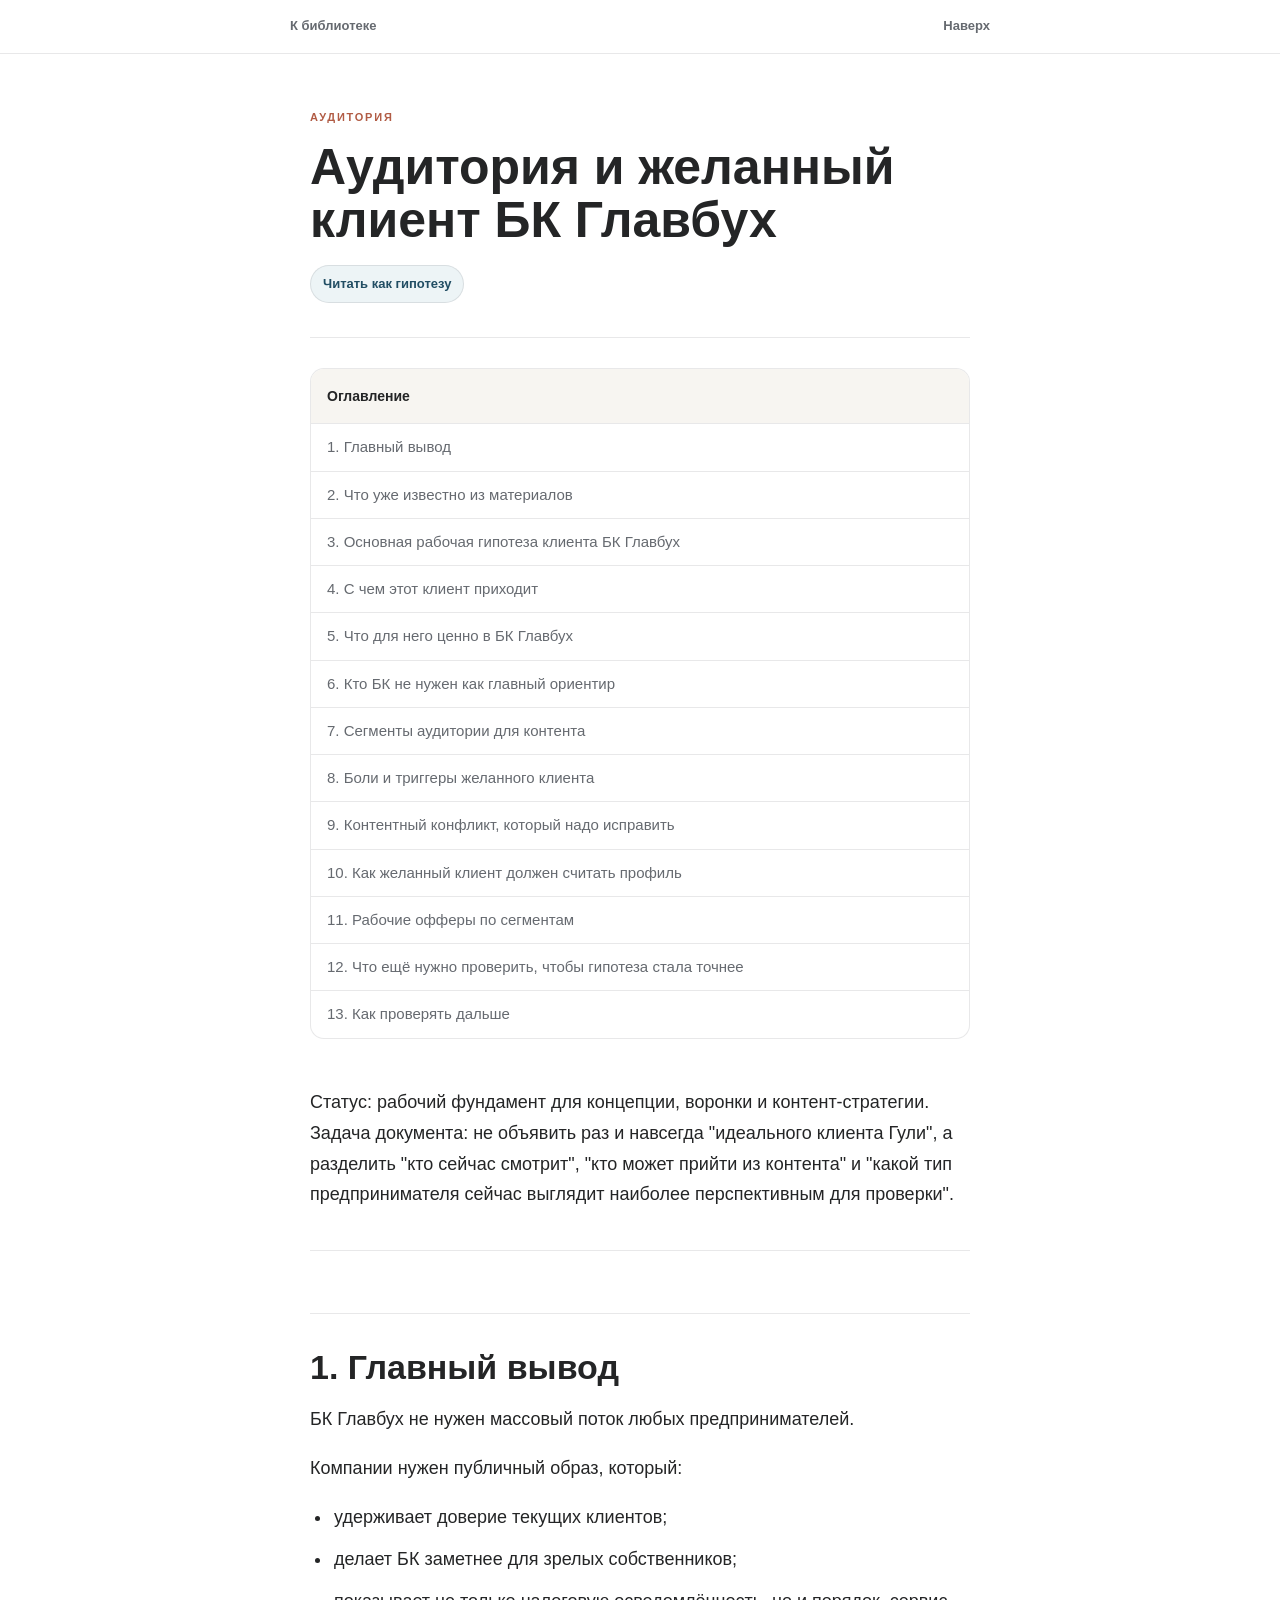
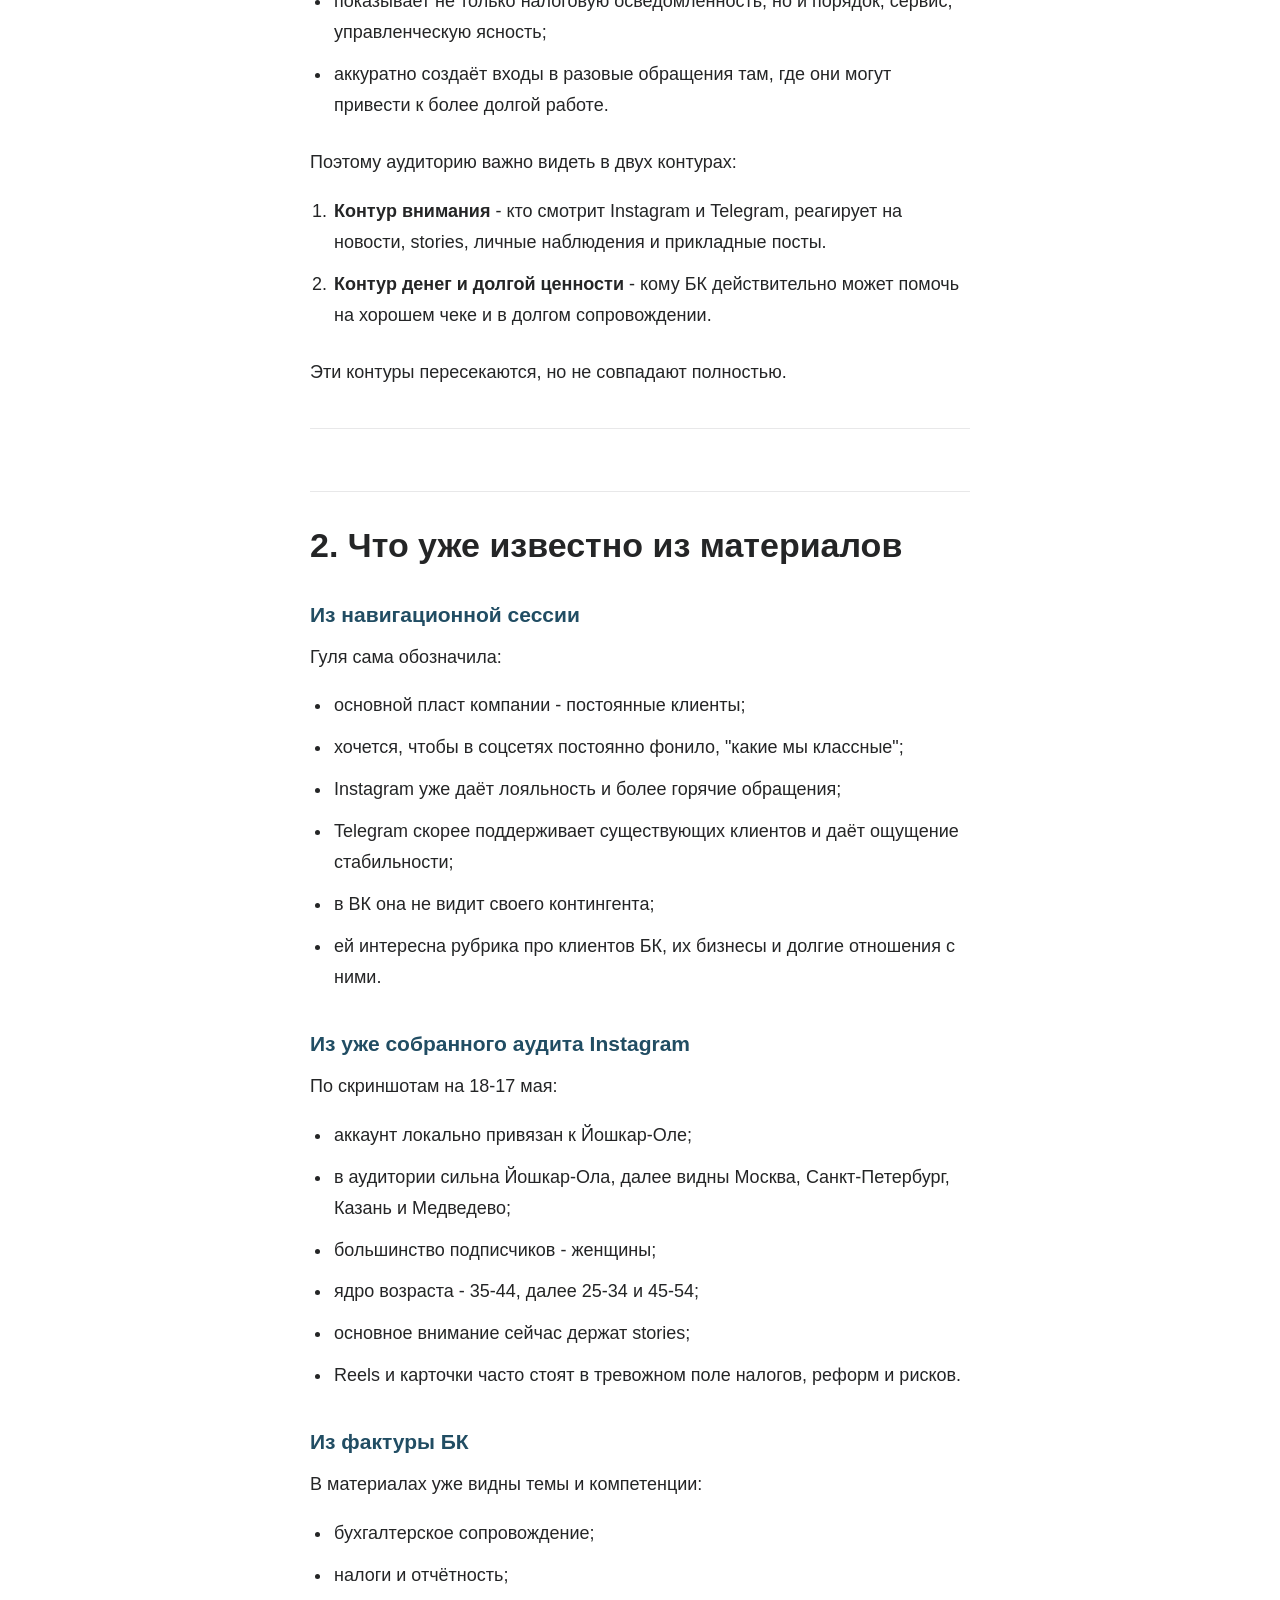
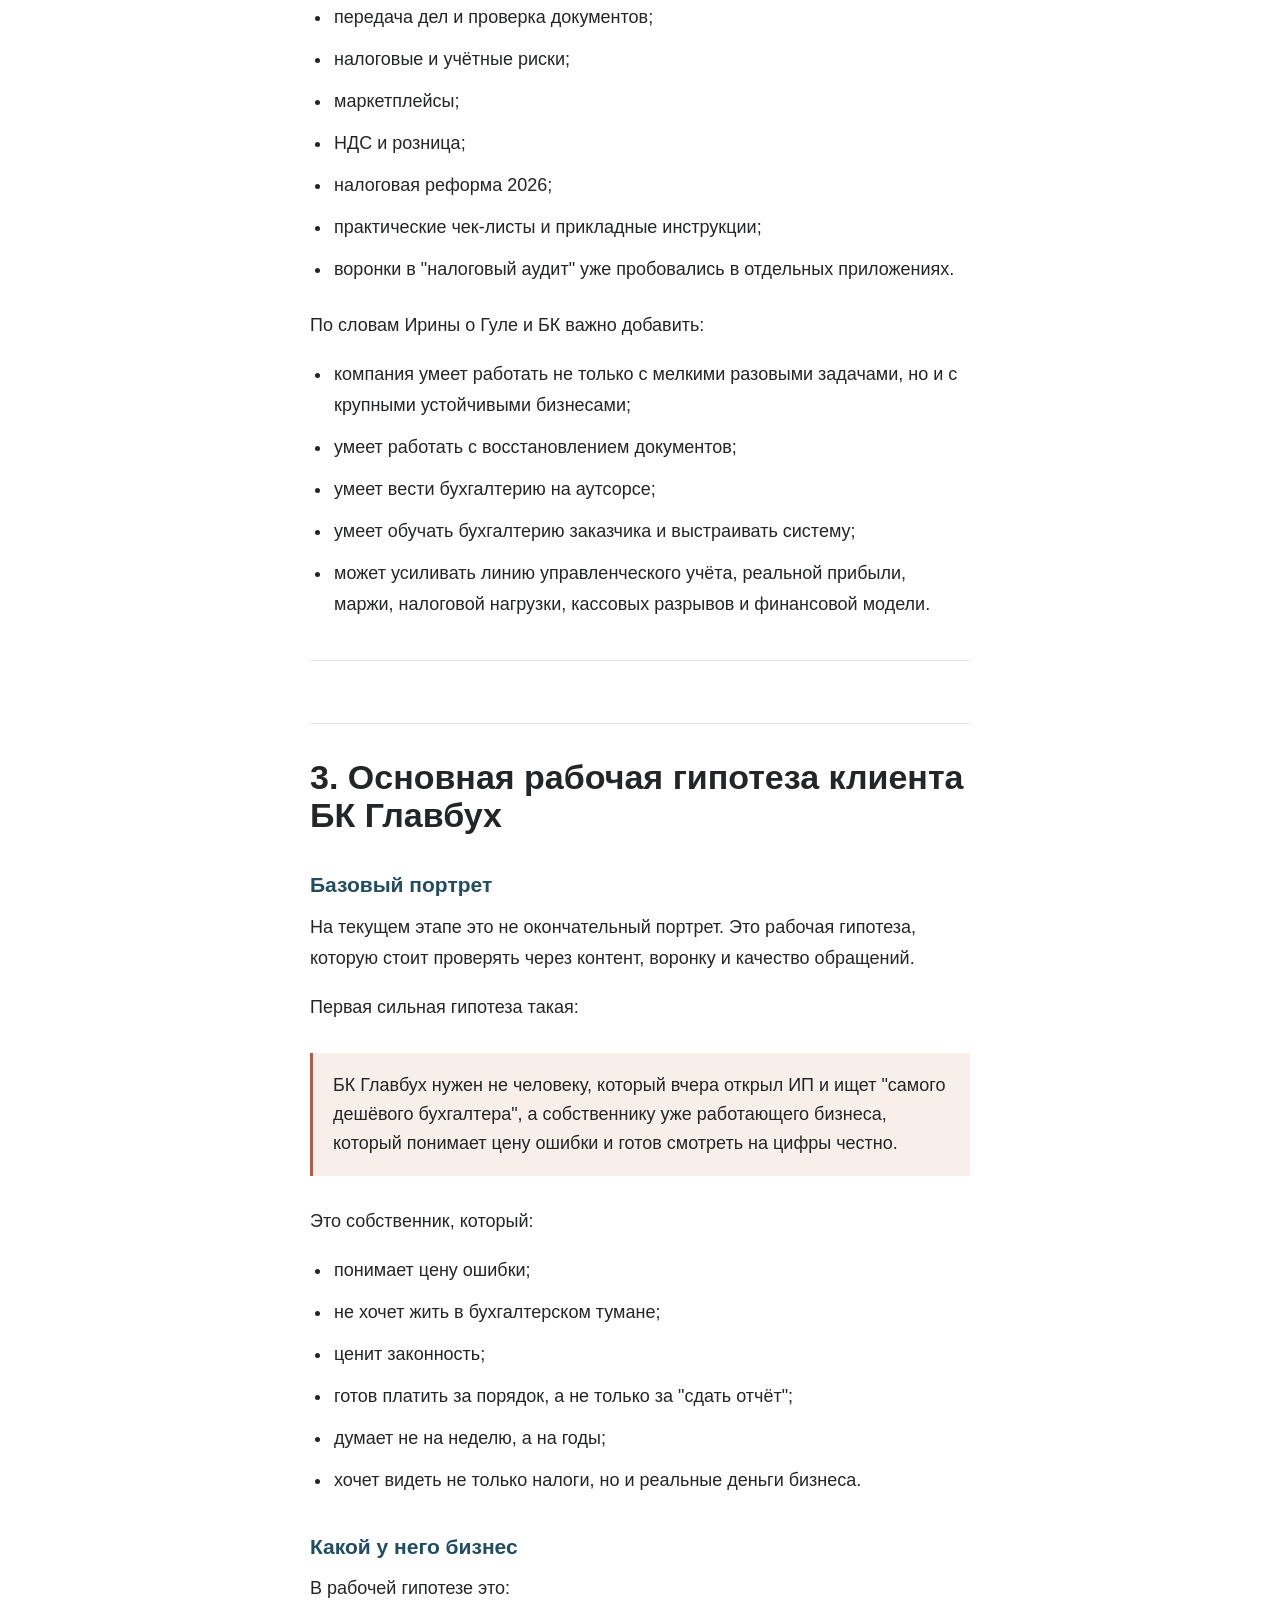
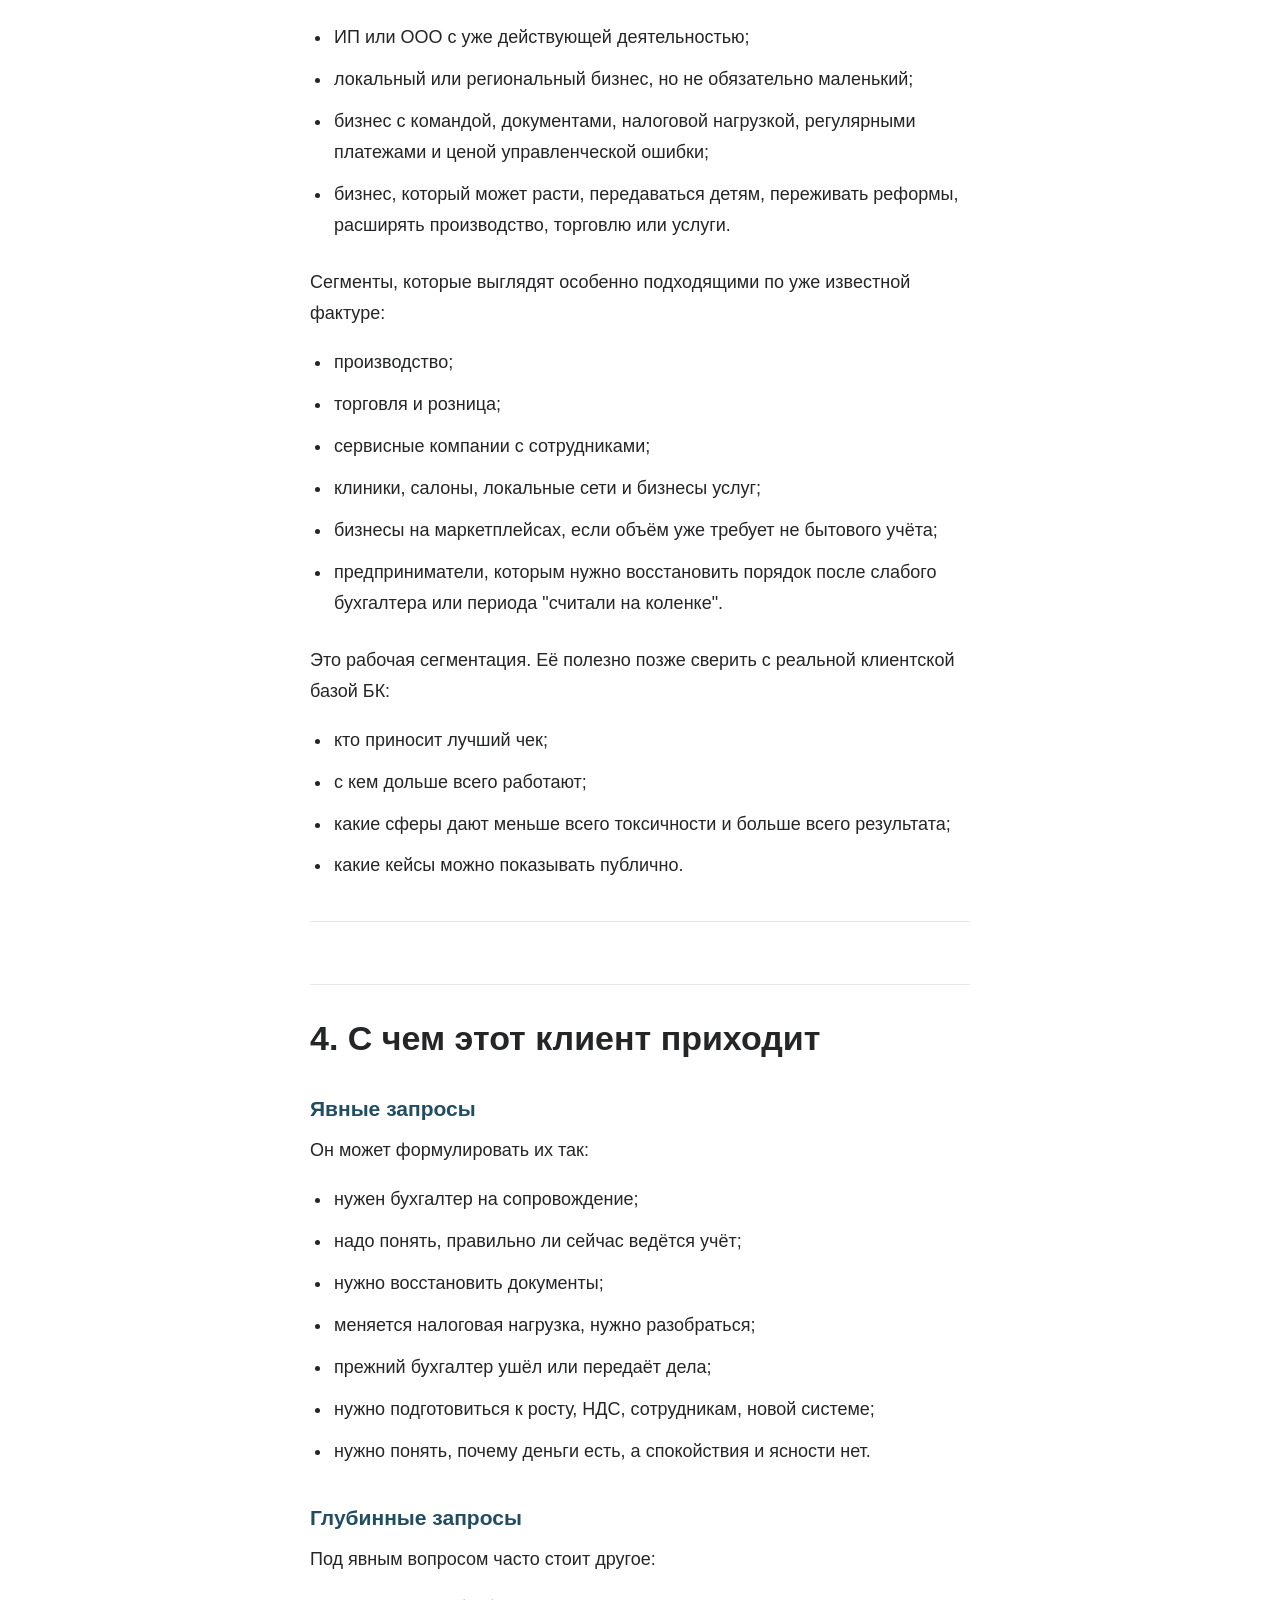
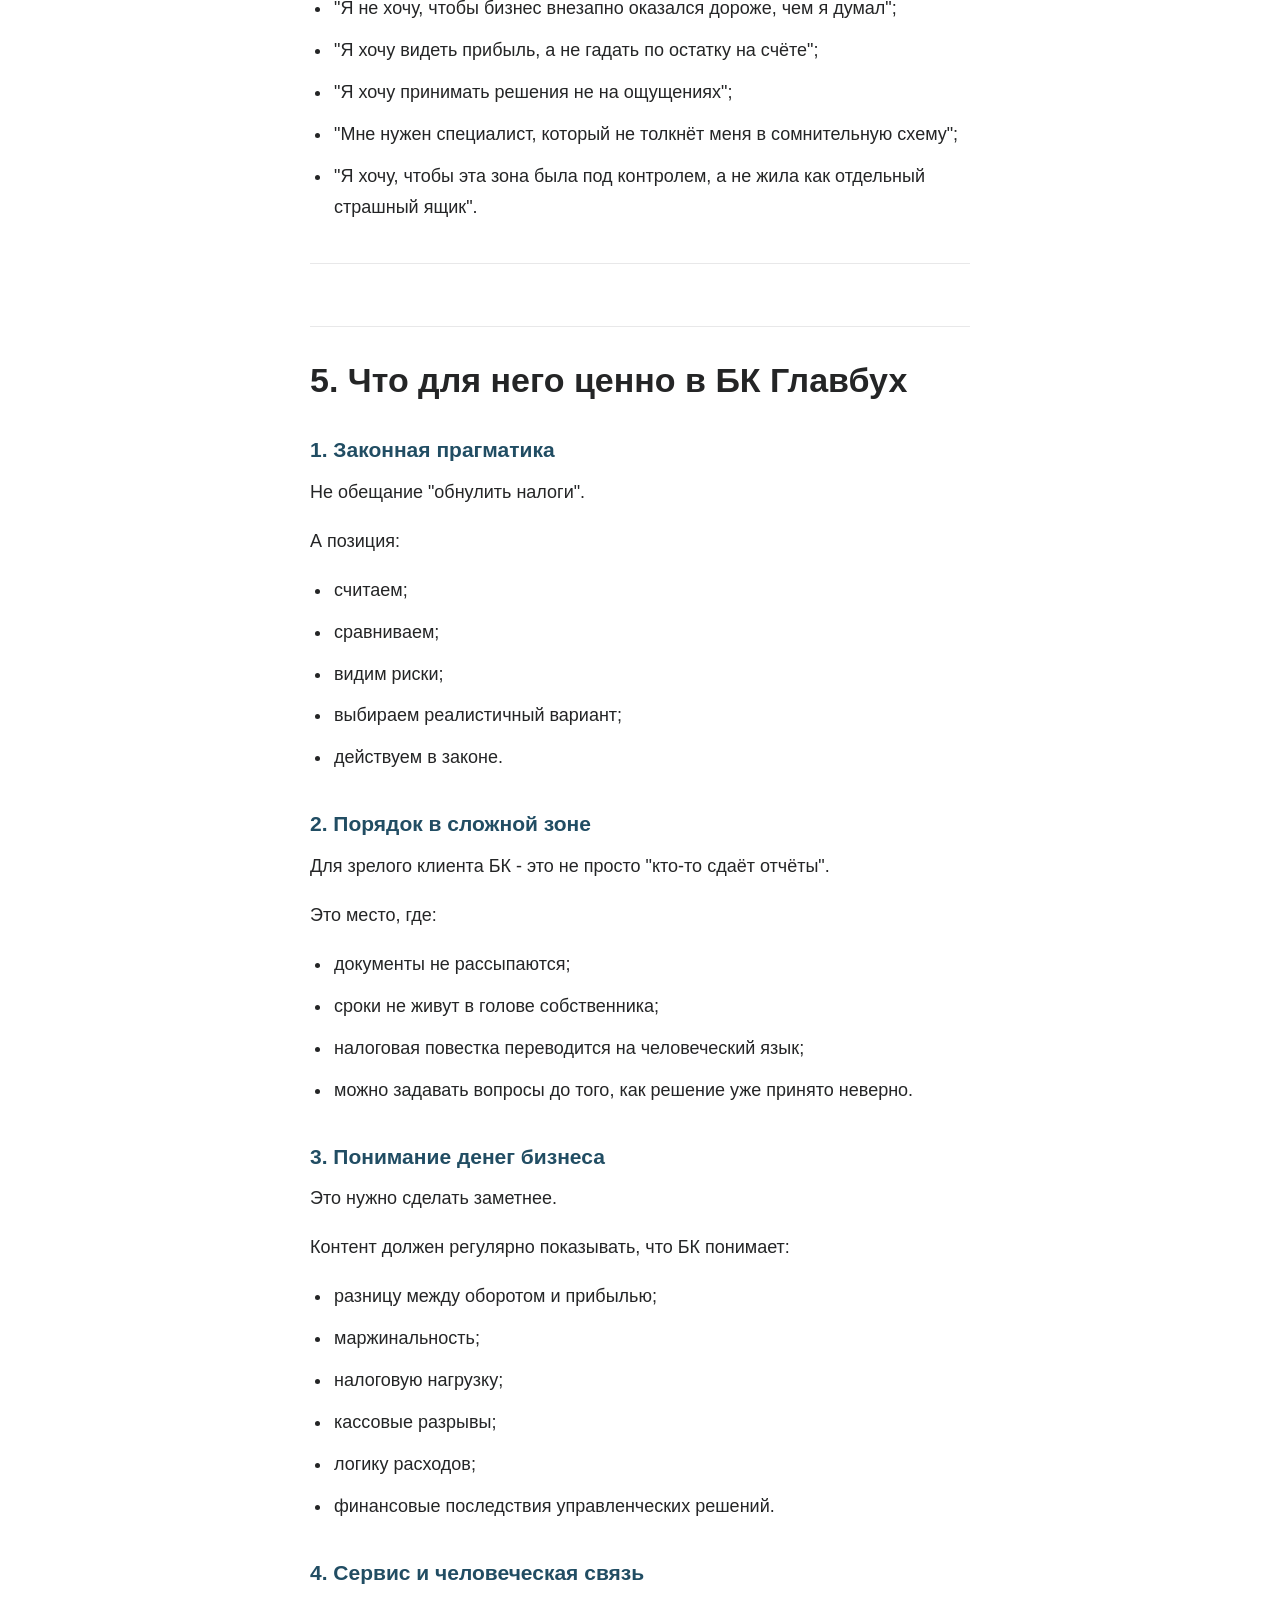
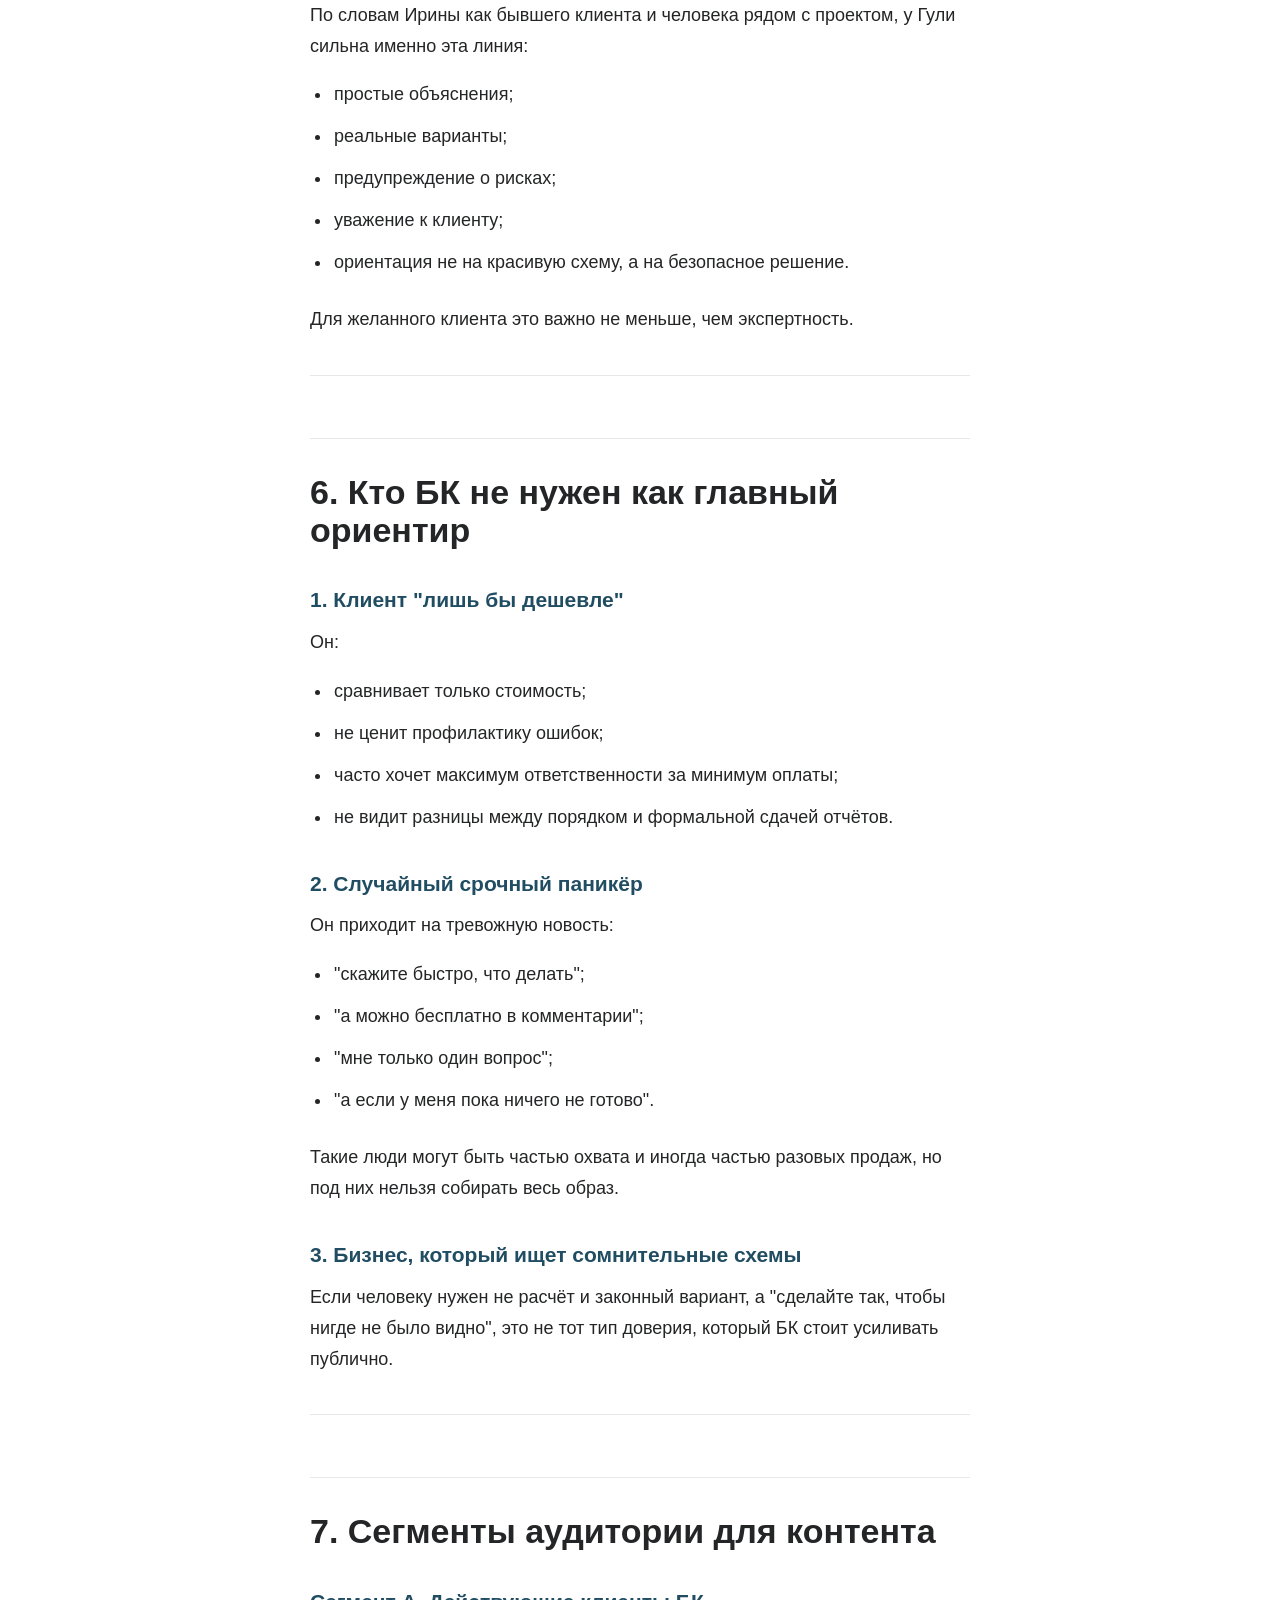
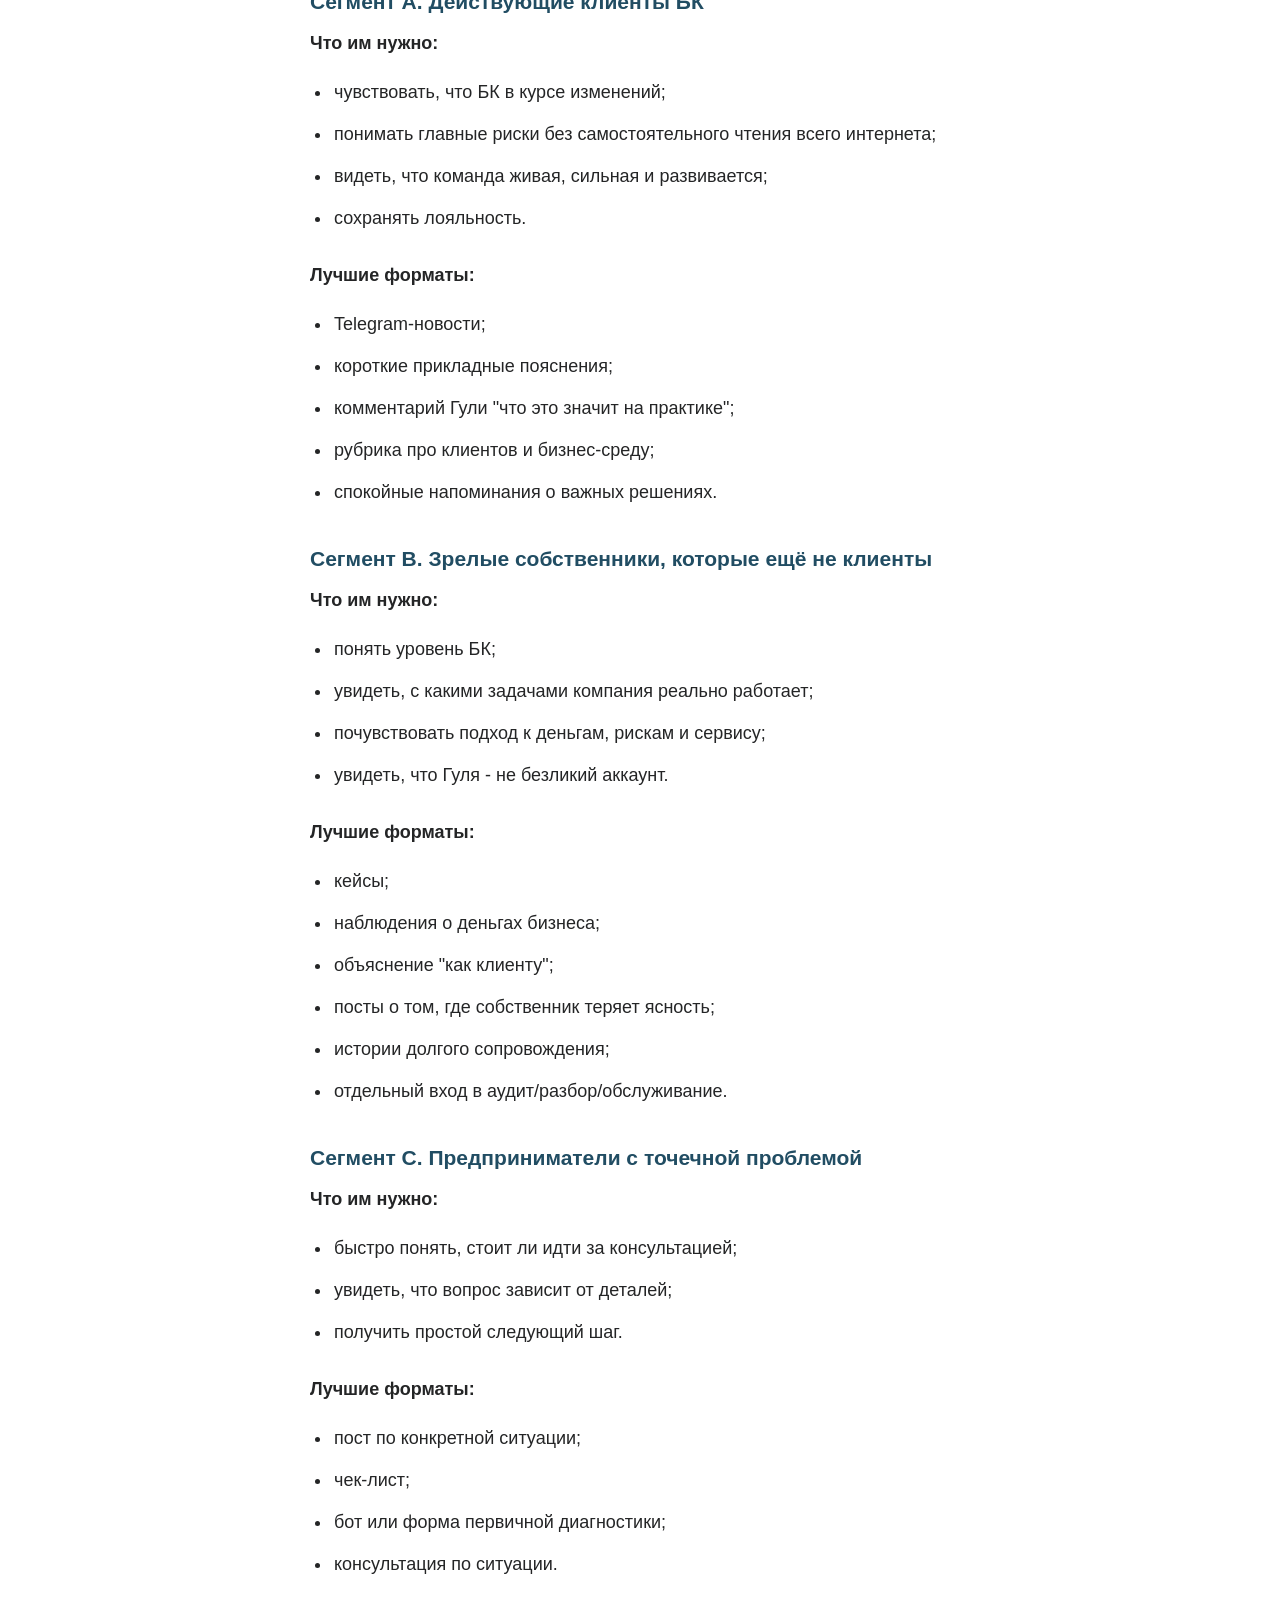
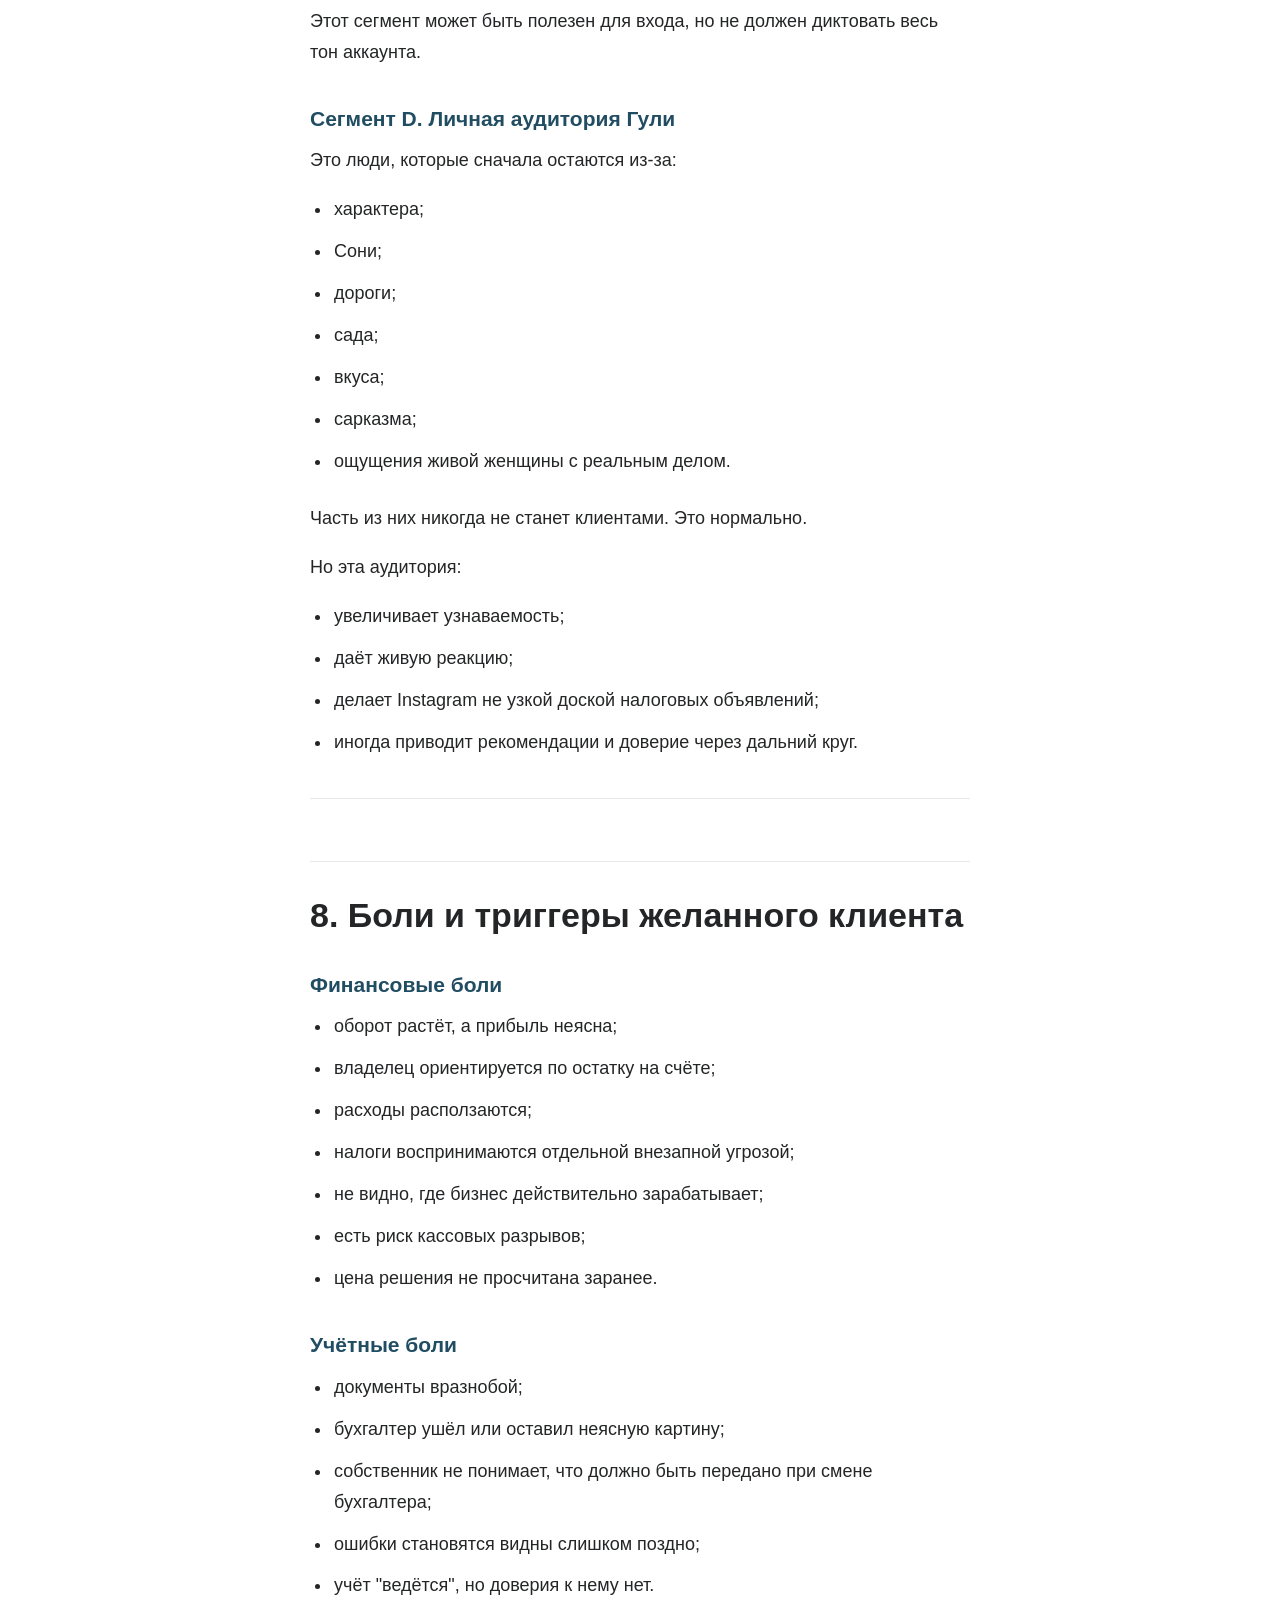
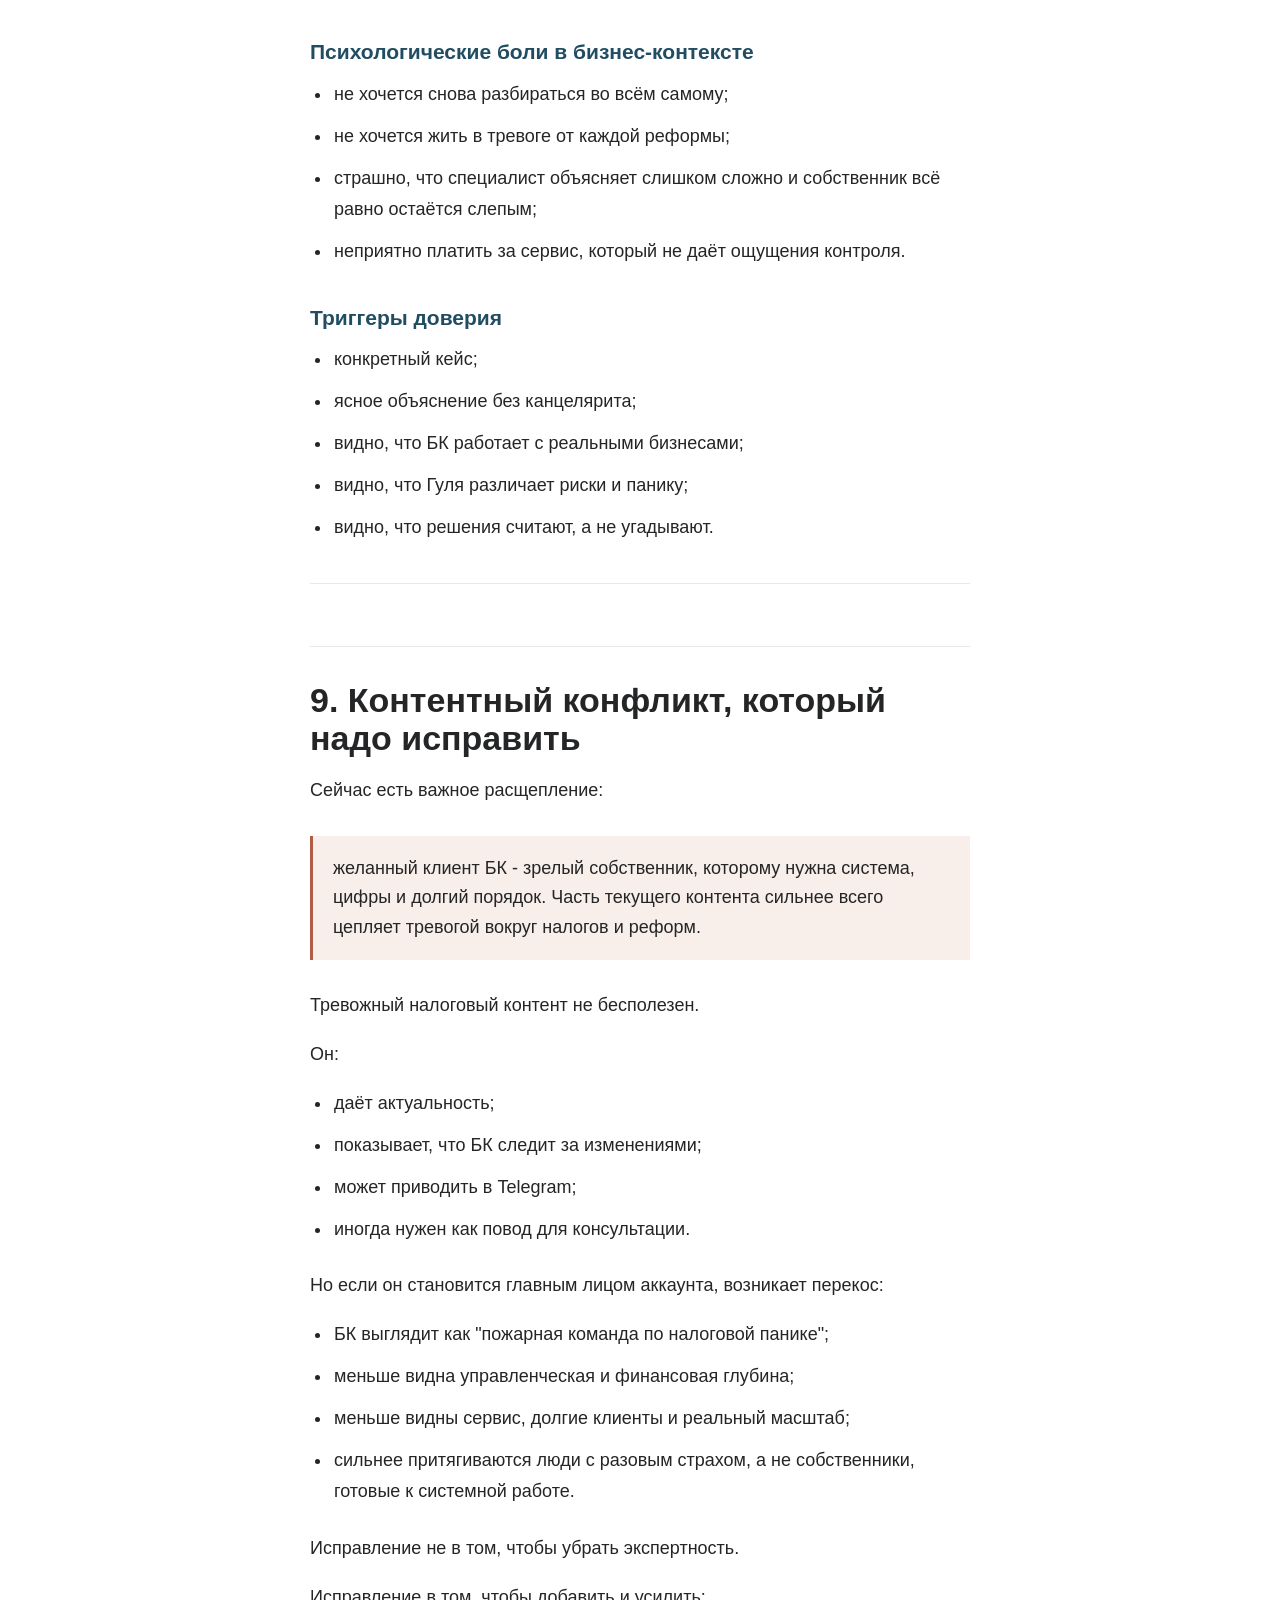
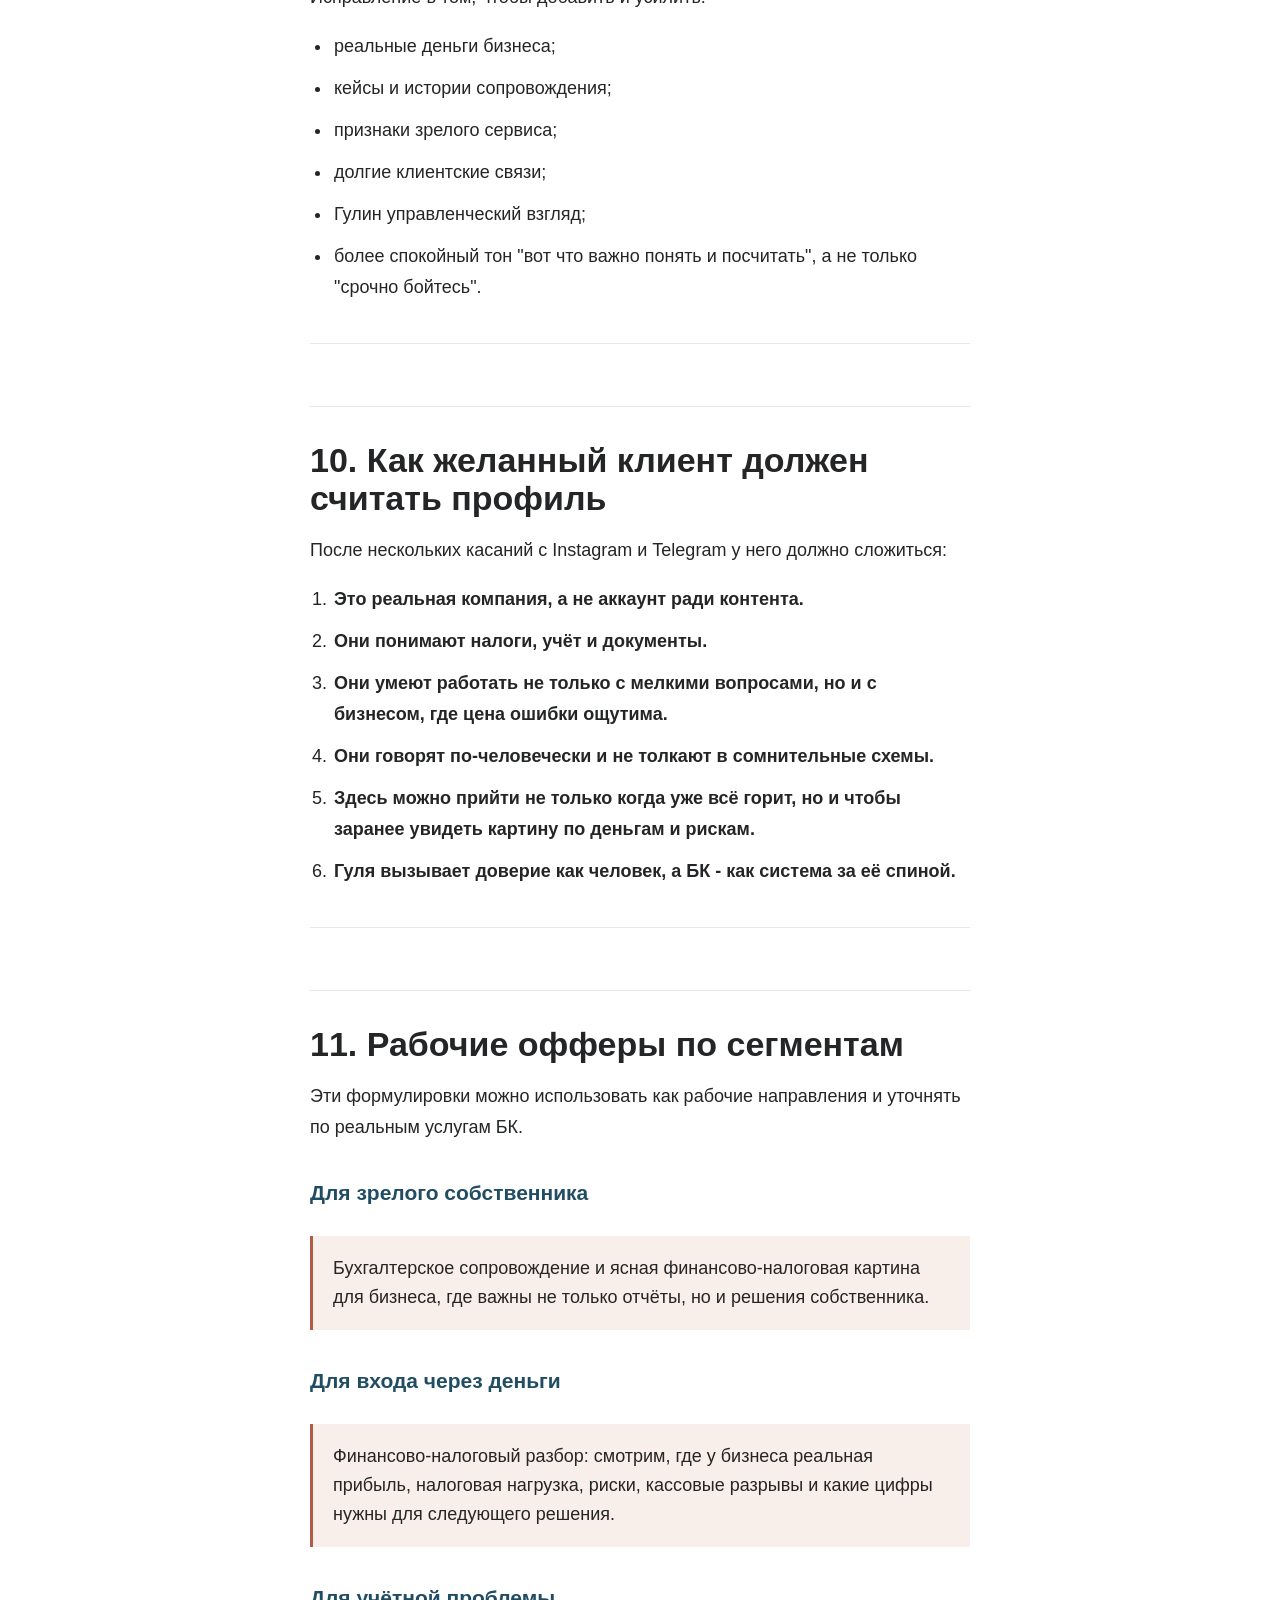
<file: docs/audience.html>
<!doctype html>
<html lang="ru">
  <head>
    <meta charset="utf-8">
    <meta name="viewport" content="width=device-width, initial-scale=1">
    <title>Аудитория и желанный клиент БК Главбух</title>
    <link rel="stylesheet" href="./mobile-doc.css">
  </head>
  <body>
    <header class="reader-top">
      <a href="../index.html#library">К библиотеке</a>
      <a href="#top">Наверх</a>
    </header>
    <main id="top">
      <section class="cover">
        <p>Аудитория</p>
        <h1>Аудитория и желанный клиент БК Главбух</h1>
        <span>Читать как гипотезу</span>
      </section>
      <nav class="toc" aria-label="Оглавление">
        <strong>Оглавление</strong>
        <a class="toc-level-2" href="#1-главный-вывод">1. Главный вывод</a>
<a class="toc-level-2" href="#2-что-уже-известно-из-материалов">2. Что уже известно из материалов</a>
<a class="toc-level-2" href="#3-основная-рабочая-гипотеза-клиента-бк-главбух">3. Основная рабочая гипотеза клиента БК Главбух</a>
<a class="toc-level-2" href="#4-с-чем-этот-клиент-приходит">4. С чем этот клиент приходит</a>
<a class="toc-level-2" href="#5-что-для-него-ценно-в-бк-главбух">5. Что для него ценно в БК Главбух</a>
<a class="toc-level-2" href="#6-кто-бк-не-нужен-как-главный-ориентир">6. Кто БК не нужен как главный ориентир</a>
<a class="toc-level-2" href="#7-сегменты-аудитории-для-контента">7. Сегменты аудитории для контента</a>
<a class="toc-level-2" href="#8-боли-и-триггеры-желанного-клиента">8. Боли и триггеры желанного клиента</a>
<a class="toc-level-2" href="#9-контентный-конфликт-который-надо-исправить">9. Контентный конфликт, который надо исправить</a>
<a class="toc-level-2" href="#10-как-желанный-клиент-должен-считать-профиль">10. Как желанный клиент должен считать профиль</a>
<a class="toc-level-2" href="#11-рабочие-офферы-по-сегментам">11. Рабочие офферы по сегментам</a>
<a class="toc-level-2" href="#12-что-ещ-нужно-проверить-чтобы-гипотеза-стала-точнее">12. Что ещё нужно проверить, чтобы гипотеза стала точнее</a>
<a class="toc-level-2" href="#13-как-проверять-дальше">13. Как проверять дальше</a>
      </nav>
      <article class="document">
        <h1 id="аудитория-бк-главбух-текущая-рабочая-рамка">Аудитория БК Главбух: текущая рабочая рамка</h1>
<p>Статус: рабочий фундамент для концепции, воронки и контент-стратегии. Задача документа: не объявить раз и навсегда &quot;идеального клиента Гули&quot;, а разделить &quot;кто сейчас смотрит&quot;, &quot;кто может прийти из контента&quot; и &quot;какой тип предпринимателя сейчас выглядит наиболее перспективным для проверки&quot;.</p>
<hr>
<h2 id="1-главный-вывод">1. Главный вывод</h2>
<p>БК Главбух не нужен массовый поток любых предпринимателей.</p>
<p>Компании нужен публичный образ, который:</p>
<ul>
<li>удерживает доверие текущих клиентов;</li>
<li>делает БК заметнее для зрелых собственников;</li>
<li>показывает не только налоговую осведомлённость, но и порядок, сервис, управленческую ясность;</li>
<li>аккуратно создаёт входы в разовые обращения там, где они могут привести к более долгой работе.</li>
</ul>
<p>Поэтому аудиторию важно видеть в двух контурах:</p>
<ol>
<li><strong>Контур внимания</strong> - кто смотрит Instagram и Telegram, реагирует на новости, stories, личные наблюдения и прикладные посты.</li>
<li><strong>Контур денег и долгой ценности</strong> - кому БК действительно может помочь на хорошем чеке и в долгом сопровождении.</li>
</ol>
<p>Эти контуры пересекаются, но не совпадают полностью.</p>
<hr>
<h2 id="2-что-уже-известно-из-материалов">2. Что уже известно из материалов</h2>
<h3 id="из-навигационной-сессии">Из навигационной сессии</h3>
<p>Гуля сама обозначила:</p>
<ul>
<li>основной пласт компании - постоянные клиенты;</li>
<li>хочется, чтобы в соцсетях постоянно фонило, &quot;какие мы классные&quot;;</li>
<li>Instagram уже даёт лояльность и более горячие обращения;</li>
<li>Telegram скорее поддерживает существующих клиентов и даёт ощущение стабильности;</li>
<li>в ВК она не видит своего контингента;</li>
<li>ей интересна рубрика про клиентов БК, их бизнесы и долгие отношения с ними.</li>
</ul>
<h3 id="из-уже-собранного-аудита-instagram">Из уже собранного аудита Instagram</h3>
<p>По скриншотам на 18-17 мая:</p>
<ul>
<li>аккаунт локально привязан к Йошкар-Оле;</li>
<li>в аудитории сильна Йошкар-Ола, далее видны Москва, Санкт-Петербург, Казань и Медведево;</li>
<li>большинство подписчиков - женщины;</li>
<li>ядро возраста - 35-44, далее 25-34 и 45-54;</li>
<li>основное внимание сейчас держат stories;</li>
<li>Reels и карточки часто стоят в тревожном поле налогов, реформ и рисков.</li>
</ul>
<h3 id="из-фактуры-бк">Из фактуры БК</h3>
<p>В материалах уже видны темы и компетенции:</p>
<ul>
<li>бухгалтерское сопровождение;</li>
<li>налоги и отчётность;</li>
<li>передача дел и проверка документов;</li>
<li>налоговые и учётные риски;</li>
<li>маркетплейсы;</li>
<li>НДС и розница;</li>
<li>налоговая реформа 2026;</li>
<li>практические чек-листы и прикладные инструкции;</li>
<li>воронки в &quot;налоговый аудит&quot; уже пробовались в отдельных приложениях.</li>
</ul>
<p>По словам Ирины о Гуле и БК важно добавить:</p>
<ul>
<li>компания умеет работать не только с мелкими разовыми задачами, но и с крупными устойчивыми бизнесами;</li>
<li>умеет работать с восстановлением документов;</li>
<li>умеет вести бухгалтерию на аутсорсе;</li>
<li>умеет обучать бухгалтерию заказчика и выстраивать систему;</li>
<li>может усиливать линию управленческого учёта, реальной прибыли, маржи, налоговой нагрузки, кассовых разрывов и финансовой модели.</li>
</ul>
<hr>
<h2 id="3-основная-рабочая-гипотеза-клиента-бк-главбух">3. Основная рабочая гипотеза клиента БК Главбух</h2>
<h3 id="базовый-портрет">Базовый портрет</h3>
<p>На текущем этапе это не окончательный портрет. Это рабочая гипотеза, которую стоит проверять через контент, воронку и качество обращений.</p>
<p>Первая сильная гипотеза такая:</p>
<blockquote>БК Главбух нужен не человеку, который вчера открыл ИП и ищет &quot;самого дешёвого бухгалтера&quot;, а собственнику уже работающего бизнеса, который понимает цену ошибки и готов смотреть на цифры честно.</blockquote>
<p>Это собственник, который:</p>
<ul>
<li>понимает цену ошибки;</li>
<li>не хочет жить в бухгалтерском тумане;</li>
<li>ценит законность;</li>
<li>готов платить за порядок, а не только за &quot;сдать отчёт&quot;;</li>
<li>думает не на неделю, а на годы;</li>
<li>хочет видеть не только налоги, но и реальные деньги бизнеса.</li>
</ul>
<h3 id="какой-у-него-бизнес">Какой у него бизнес</h3>
<p>В рабочей гипотезе это:</p>
<ul>
<li>ИП или ООО с уже действующей деятельностью;</li>
<li>локальный или региональный бизнес, но не обязательно маленький;</li>
<li>бизнес с командой, документами, налоговой нагрузкой, регулярными платежами и ценой управленческой ошибки;</li>
<li>бизнес, который может расти, передаваться детям, переживать реформы, расширять производство, торговлю или услуги.</li>
</ul>
<p>Сегменты, которые выглядят особенно подходящими по уже известной фактуре:</p>
<ul>
<li>производство;</li>
<li>торговля и розница;</li>
<li>сервисные компании с сотрудниками;</li>
<li>клиники, салоны, локальные сети и бизнесы услуг;</li>
<li>бизнесы на маркетплейсах, если объём уже требует не бытового учёта;</li>
<li>предприниматели, которым нужно восстановить порядок после слабого бухгалтера или периода &quot;считали на коленке&quot;.</li>
</ul>
<p>Это рабочая сегментация. Её полезно позже сверить с реальной клиентской базой БК:</p>
<ul>
<li>кто приносит лучший чек;</li>
<li>с кем дольше всего работают;</li>
<li>какие сферы дают меньше всего токсичности и больше всего результата;</li>
<li>какие кейсы можно показывать публично.</li>
</ul>
<hr>
<h2 id="4-с-чем-этот-клиент-приходит">4. С чем этот клиент приходит</h2>
<h3 id="явные-запросы">Явные запросы</h3>
<p>Он может формулировать их так:</p>
<ul>
<li>нужен бухгалтер на сопровождение;</li>
<li>надо понять, правильно ли сейчас ведётся учёт;</li>
<li>нужно восстановить документы;</li>
<li>меняется налоговая нагрузка, нужно разобраться;</li>
<li>прежний бухгалтер ушёл или передаёт дела;</li>
<li>нужно подготовиться к росту, НДС, сотрудникам, новой системе;</li>
<li>нужно понять, почему деньги есть, а спокойствия и ясности нет.</li>
</ul>
<h3 id="глубинные-запросы">Глубинные запросы</h3>
<p>Под явным вопросом часто стоит другое:</p>
<ul>
<li>&quot;Я не хочу, чтобы бизнес внезапно оказался дороже, чем я думал&quot;;</li>
<li>&quot;Я хочу видеть прибыль, а не гадать по остатку на счёте&quot;;</li>
<li>&quot;Я хочу принимать решения не на ощущениях&quot;;</li>
<li>&quot;Мне нужен специалист, который не толкнёт меня в сомнительную схему&quot;;</li>
<li>&quot;Я хочу, чтобы эта зона была под контролем, а не жила как отдельный страшный ящик&quot;.</li>
</ul>
<hr>
<h2 id="5-что-для-него-ценно-в-бк-главбух">5. Что для него ценно в БК Главбух</h2>
<h3 id="1-законная-прагматика">1. Законная прагматика</h3>
<p>Не обещание &quot;обнулить налоги&quot;.</p>
<p>А позиция:</p>
<ul>
<li>считаем;</li>
<li>сравниваем;</li>
<li>видим риски;</li>
<li>выбираем реалистичный вариант;</li>
<li>действуем в законе.</li>
</ul>
<h3 id="2-порядок-в-сложной-зоне">2. Порядок в сложной зоне</h3>
<p>Для зрелого клиента БК - это не просто &quot;кто-то сдаёт отчёты&quot;.</p>
<p>Это место, где:</p>
<ul>
<li>документы не рассыпаются;</li>
<li>сроки не живут в голове собственника;</li>
<li>налоговая повестка переводится на человеческий язык;</li>
<li>можно задавать вопросы до того, как решение уже принято неверно.</li>
</ul>
<h3 id="3-понимание-денег-бизнеса">3. Понимание денег бизнеса</h3>
<p>Это нужно сделать заметнее.</p>
<p>Контент должен регулярно показывать, что БК понимает:</p>
<ul>
<li>разницу между оборотом и прибылью;</li>
<li>маржинальность;</li>
<li>налоговую нагрузку;</li>
<li>кассовые разрывы;</li>
<li>логику расходов;</li>
<li>финансовые последствия управленческих решений.</li>
</ul>
<h3 id="4-сервис-и-человеческая-связь">4. Сервис и человеческая связь</h3>
<p>По словам Ирины как бывшего клиента и человека рядом с проектом, у Гули сильна именно эта линия:</p>
<ul>
<li>простые объяснения;</li>
<li>реальные варианты;</li>
<li>предупреждение о рисках;</li>
<li>уважение к клиенту;</li>
<li>ориентация не на красивую схему, а на безопасное решение.</li>
</ul>
<p>Для желанного клиента это важно не меньше, чем экспертность.</p>
<hr>
<h2 id="6-кто-бк-не-нужен-как-главный-ориентир">6. Кто БК не нужен как главный ориентир</h2>
<h3 id="1-клиент-лишь-бы-дешевле">1. Клиент &quot;лишь бы дешевле&quot;</h3>
<p>Он:</p>
<ul>
<li>сравнивает только стоимость;</li>
<li>не ценит профилактику ошибок;</li>
<li>часто хочет максимум ответственности за минимум оплаты;</li>
<li>не видит разницы между порядком и формальной сдачей отчётов.</li>
</ul>
<h3 id="2-случайный-срочный-паник-р">2. Случайный срочный паникёр</h3>
<p>Он приходит на тревожную новость:</p>
<ul>
<li>&quot;скажите быстро, что делать&quot;;</li>
<li>&quot;а можно бесплатно в комментарии&quot;;</li>
<li>&quot;мне только один вопрос&quot;;</li>
<li>&quot;а если у меня пока ничего не готово&quot;.</li>
</ul>
<p>Такие люди могут быть частью охвата и иногда частью разовых продаж, но под них нельзя собирать весь образ.</p>
<h3 id="3-бизнес-который-ищет-сомнительные-схемы">3. Бизнес, который ищет сомнительные схемы</h3>
<p>Если человеку нужен не расчёт и законный вариант, а &quot;сделайте так, чтобы нигде не было видно&quot;, это не тот тип доверия, который БК стоит усиливать публично.</p>
<hr>
<h2 id="7-сегменты-аудитории-для-контента">7. Сегменты аудитории для контента</h2>
<h3 id="сегмент-a-действующие-клиенты-бк">Сегмент A. Действующие клиенты БК</h3>
<p><strong>Что им нужно:</strong></p>
<ul>
<li>чувствовать, что БК в курсе изменений;</li>
<li>понимать главные риски без самостоятельного чтения всего интернета;</li>
<li>видеть, что команда живая, сильная и развивается;</li>
<li>сохранять лояльность.</li>
</ul>
<p><strong>Лучшие форматы:</strong></p>
<ul>
<li>Telegram-новости;</li>
<li>короткие прикладные пояснения;</li>
<li>комментарий Гули &quot;что это значит на практике&quot;;</li>
<li>рубрика про клиентов и бизнес-среду;</li>
<li>спокойные напоминания о важных решениях.</li>
</ul>
<h3 id="сегмент-b-зрелые-собственники-которые-ещ-не-клиенты">Сегмент B. Зрелые собственники, которые ещё не клиенты</h3>
<p><strong>Что им нужно:</strong></p>
<ul>
<li>понять уровень БК;</li>
<li>увидеть, с какими задачами компания реально работает;</li>
<li>почувствовать подход к деньгам, рискам и сервису;</li>
<li>увидеть, что Гуля - не безликий аккаунт.</li>
</ul>
<p><strong>Лучшие форматы:</strong></p>
<ul>
<li>кейсы;</li>
<li>наблюдения о деньгах бизнеса;</li>
<li>объяснение &quot;как клиенту&quot;;</li>
<li>посты о том, где собственник теряет ясность;</li>
<li>истории долгого сопровождения;</li>
<li>отдельный вход в аудит/разбор/обслуживание.</li>
</ul>
<h3 id="сегмент-c-предприниматели-с-точечной-проблемой">Сегмент C. Предприниматели с точечной проблемой</h3>
<p><strong>Что им нужно:</strong></p>
<ul>
<li>быстро понять, стоит ли идти за консультацией;</li>
<li>увидеть, что вопрос зависит от деталей;</li>
<li>получить простой следующий шаг.</li>
</ul>
<p><strong>Лучшие форматы:</strong></p>
<ul>
<li>пост по конкретной ситуации;</li>
<li>чек-лист;</li>
<li>бот или форма первичной диагностики;</li>
<li>консультация по ситуации.</li>
</ul>
<p>Этот сегмент может быть полезен для входа, но не должен диктовать весь тон аккаунта.</p>
<h3 id="сегмент-d-личная-аудитория-гули">Сегмент D. Личная аудитория Гули</h3>
<p>Это люди, которые сначала остаются из-за:</p>
<ul>
<li>характера;</li>
<li>Сони;</li>
<li>дороги;</li>
<li>сада;</li>
<li>вкуса;</li>
<li>сарказма;</li>
<li>ощущения живой женщины с реальным делом.</li>
</ul>
<p>Часть из них никогда не станет клиентами. Это нормально.</p>
<p>Но эта аудитория:</p>
<ul>
<li>увеличивает узнаваемость;</li>
<li>даёт живую реакцию;</li>
<li>делает Instagram не узкой доской налоговых объявлений;</li>
<li>иногда приводит рекомендации и доверие через дальний круг.</li>
</ul>
<hr>
<h2 id="8-боли-и-триггеры-желанного-клиента">8. Боли и триггеры желанного клиента</h2>
<h3 id="финансовые-боли">Финансовые боли</h3>
<ul>
<li>оборот растёт, а прибыль неясна;</li>
<li>владелец ориентируется по остатку на счёте;</li>
<li>расходы расползаются;</li>
<li>налоги воспринимаются отдельной внезапной угрозой;</li>
<li>не видно, где бизнес действительно зарабатывает;</li>
<li>есть риск кассовых разрывов;</li>
<li>цена решения не просчитана заранее.</li>
</ul>
<h3 id="уч-тные-боли">Учётные боли</h3>
<ul>
<li>документы вразнобой;</li>
<li>бухгалтер ушёл или оставил неясную картину;</li>
<li>собственник не понимает, что должно быть передано при смене бухгалтера;</li>
<li>ошибки становятся видны слишком поздно;</li>
<li>учёт &quot;ведётся&quot;, но доверия к нему нет.</li>
</ul>
<h3 id="психологические-боли-в-бизнес-контексте">Психологические боли в бизнес-контексте</h3>
<ul>
<li>не хочется снова разбираться во всём самому;</li>
<li>не хочется жить в тревоге от каждой реформы;</li>
<li>страшно, что специалист объясняет слишком сложно и собственник всё равно остаётся слепым;</li>
<li>неприятно платить за сервис, который не даёт ощущения контроля.</li>
</ul>
<h3 id="триггеры-доверия">Триггеры доверия</h3>
<ul>
<li>конкретный кейс;</li>
<li>ясное объяснение без канцелярита;</li>
<li>видно, что БК работает с реальными бизнесами;</li>
<li>видно, что Гуля различает риски и панику;</li>
<li>видно, что решения считают, а не угадывают.</li>
</ul>
<hr>
<h2 id="9-контентный-конфликт-который-надо-исправить">9. Контентный конфликт, который надо исправить</h2>
<p>Сейчас есть важное расщепление:</p>
<blockquote>желанный клиент БК - зрелый собственник, которому нужна система, цифры и долгий порядок. Часть текущего контента сильнее всего цепляет тревогой вокруг налогов и реформ.</blockquote>
<p>Тревожный налоговый контент не бесполезен.</p>
<p>Он:</p>
<ul>
<li>даёт актуальность;</li>
<li>показывает, что БК следит за изменениями;</li>
<li>может приводить в Telegram;</li>
<li>иногда нужен как повод для консультации.</li>
</ul>
<p>Но если он становится главным лицом аккаунта, возникает перекос:</p>
<ul>
<li>БК выглядит как &quot;пожарная команда по налоговой панике&quot;;</li>
<li>меньше видна управленческая и финансовая глубина;</li>
<li>меньше видны сервис, долгие клиенты и реальный масштаб;</li>
<li>сильнее притягиваются люди с разовым страхом, а не собственники, готовые к системной работе.</li>
</ul>
<p>Исправление не в том, чтобы убрать экспертность.</p>
<p>Исправление в том, чтобы добавить и усилить:</p>
<ul>
<li>реальные деньги бизнеса;</li>
<li>кейсы и истории сопровождения;</li>
<li>признаки зрелого сервиса;</li>
<li>долгие клиентские связи;</li>
<li>Гулин управленческий взгляд;</li>
<li>более спокойный тон &quot;вот что важно понять и посчитать&quot;, а не только &quot;срочно бойтесь&quot;.</li>
</ul>
<hr>
<h2 id="10-как-желанный-клиент-должен-считать-профиль">10. Как желанный клиент должен считать профиль</h2>
<p>После нескольких касаний с Instagram и Telegram у него должно сложиться:</p>
<ol>
<li><strong>Это реальная компания, а не аккаунт ради контента.</strong></li>
<li><strong>Они понимают налоги, учёт и документы.</strong></li>
<li><strong>Они умеют работать не только с мелкими вопросами, но и с бизнесом, где цена ошибки ощутима.</strong></li>
<li><strong>Они говорят по-человечески и не толкают в сомнительные схемы.</strong></li>
<li><strong>Здесь можно прийти не только когда уже всё горит, но и чтобы заранее увидеть картину по деньгам и рискам.</strong></li>
<li><strong>Гуля вызывает доверие как человек, а БК - как система за её спиной.</strong></li>
</ol>
<hr>
<h2 id="11-рабочие-офферы-по-сегментам">11. Рабочие офферы по сегментам</h2>
<p>Эти формулировки можно использовать как рабочие направления и уточнять по реальным услугам БК.</p>
<h3 id="для-зрелого-собственника">Для зрелого собственника</h3>
<blockquote>Бухгалтерское сопровождение и ясная финансово-налоговая картина для бизнеса, где важны не только отчёты, но и решения собственника.</blockquote>
<h3 id="для-входа-через-деньги">Для входа через деньги</h3>
<blockquote>Финансово-налоговый разбор: смотрим, где у бизнеса реальная прибыль, налоговая нагрузка, риски, кассовые разрывы и какие цифры нужны для следующего решения.</blockquote>
<h3 id="для-уч-тной-проблемы">Для учётной проблемы</h3>
<blockquote>Аудит учёта: проверяем, где в документах, отчётности и процессах уже есть риски или туман, который мешает спокойно вести бизнес дальше.</blockquote>
<h3 id="для-передачи-дел">Для передачи дел</h3>
<blockquote>Смена бухгалтера без слепой зоны: помогаем понять, что должно быть передано, что проверить и где нельзя принимать дела &quot;на доверии&quot;.</blockquote>
<hr>
<h2 id="12-что-ещ-нужно-проверить-чтобы-гипотеза-стала-точнее">12. Что ещё нужно проверить, чтобы гипотеза стала точнее</h2>
<p>Сейчас рамка уже достаточно прочная для стратегии и первого пилота контента.</p>
<p>Для коммерческой точности не хватает:</p>
<ol>
<li>Топ-5 самых выгодных и желанных клиентов БК по типу бизнеса и задаче.</li>
<li>Какие услуги БК хочет продавать больше в 2026 году:</li>
</ol>
<ul>
<li>сопровождение;</li>
<li>аудит;</li>
<li>восстановление учёта;</li>
<li>управленческий учёт;</li>
<li>финансово-налоговые разборы;</li>
<li>обучение бухгалтерии клиента.</li>
</ul>
<ol>
<li>С какого масштаба бизнеса обращение становится действительно интересным.</li>
<li>Какие кейсы можно показывать публично:</li>
</ol>
<ul>
<li>без названия;</li>
<li>с разрешением;</li>
<li>через рубрику про клиентский бизнес.</li>
</ul>
<ol>
<li>Как сейчас проходит путь обращения:</li>
</ol>
<ul>
<li>кто отвечает;</li>
<li>что спрашивают;</li>
<li>куда передают;</li>
<li>где теряются заявки.</li>
</ul>
<hr>
<h2 id="13-как-проверять-дальше">13. Как проверять дальше</h2>
<p>Этот блок уже можно использовать для первого запуска контента и воронки.</p>
<p>Дальше его стоит уточнять по фактическим обращениям:</p>
<ul>
<li>какие темы приводят зрелых собственников;</li>
<li>какие формулировки дают не просто реакции, а заявки;</li>
<li>какие сегменты чаще всего доходят до диагностики;</li>
<li>какие клиенты подходят БК по масштабу, чеку и стилю работы.</li>
</ul>
<p>Отдельно собраны 10 гипотез для проверки по месяцам: см. материал <strong>&quot;Гипотезы аудитории&quot;</strong> в библиотеке концепции.</p>
      </article>
    </main>
  </body>
</html>
</file>
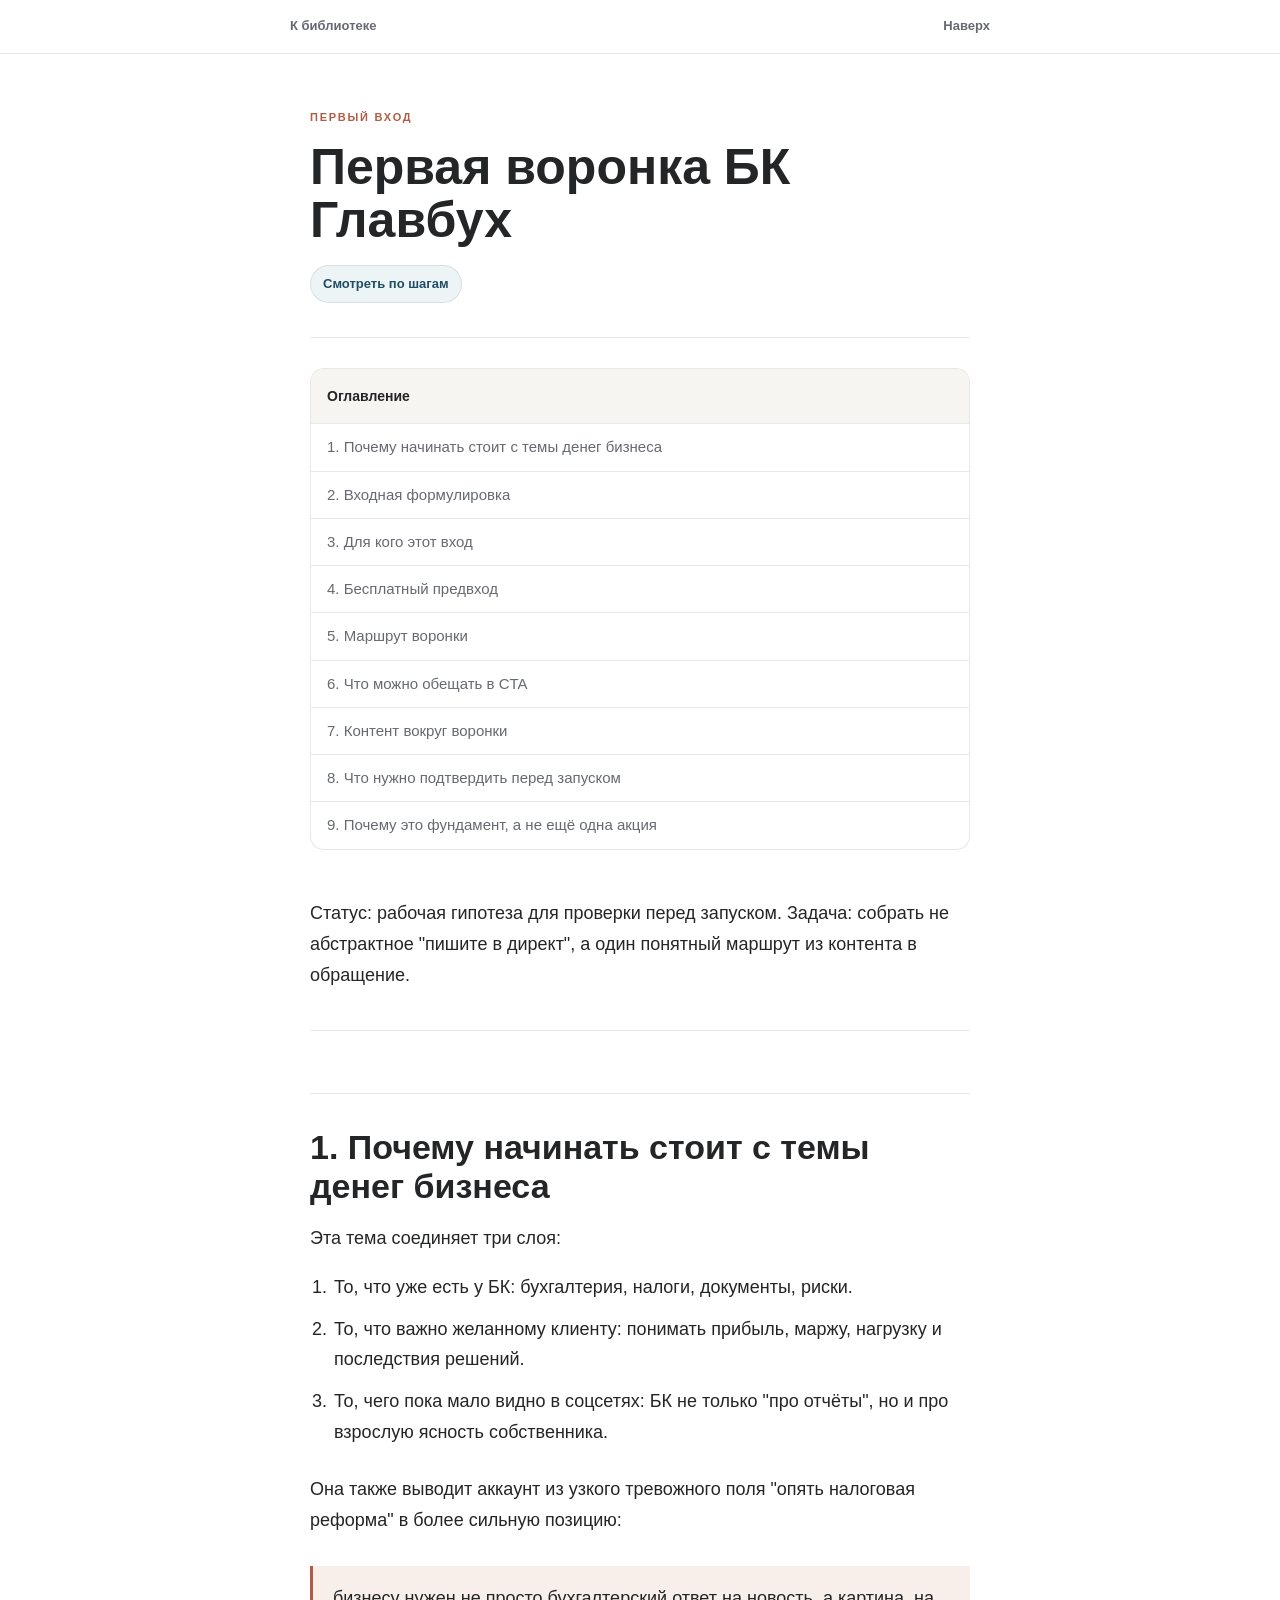
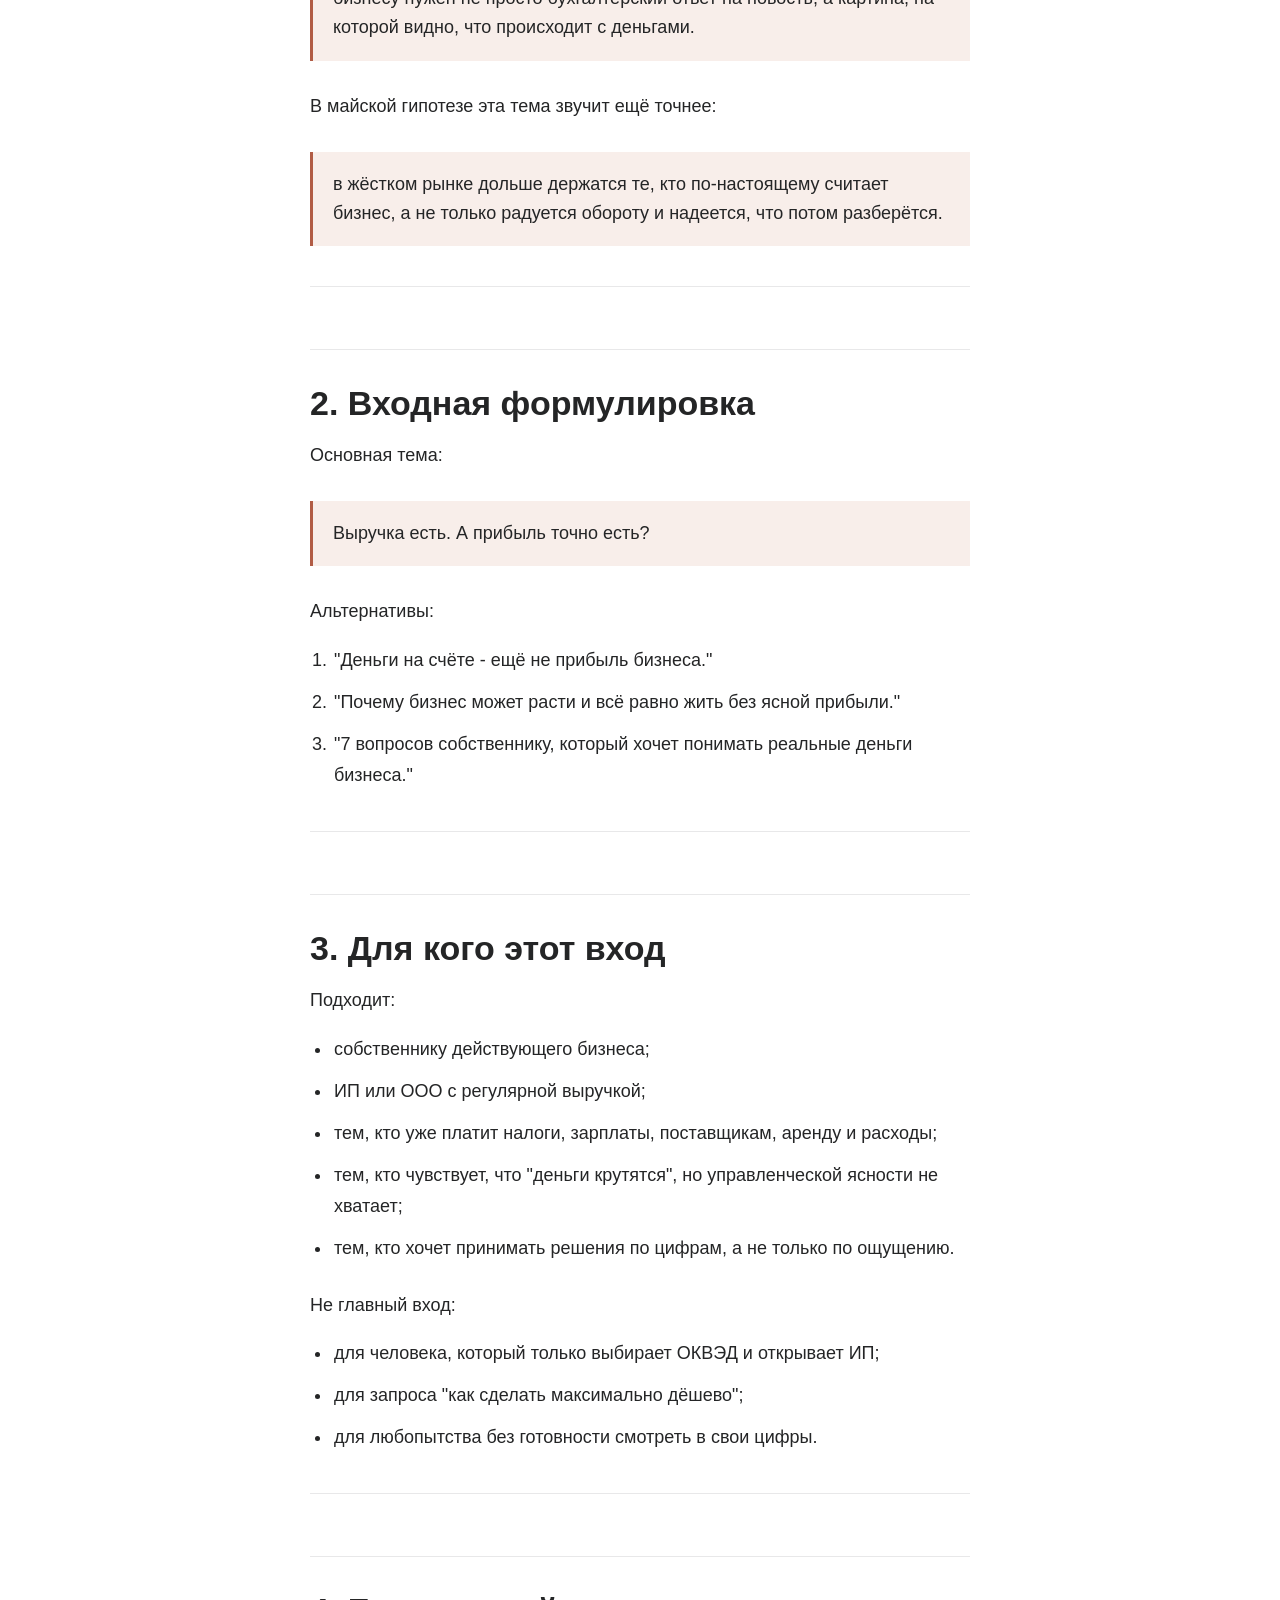
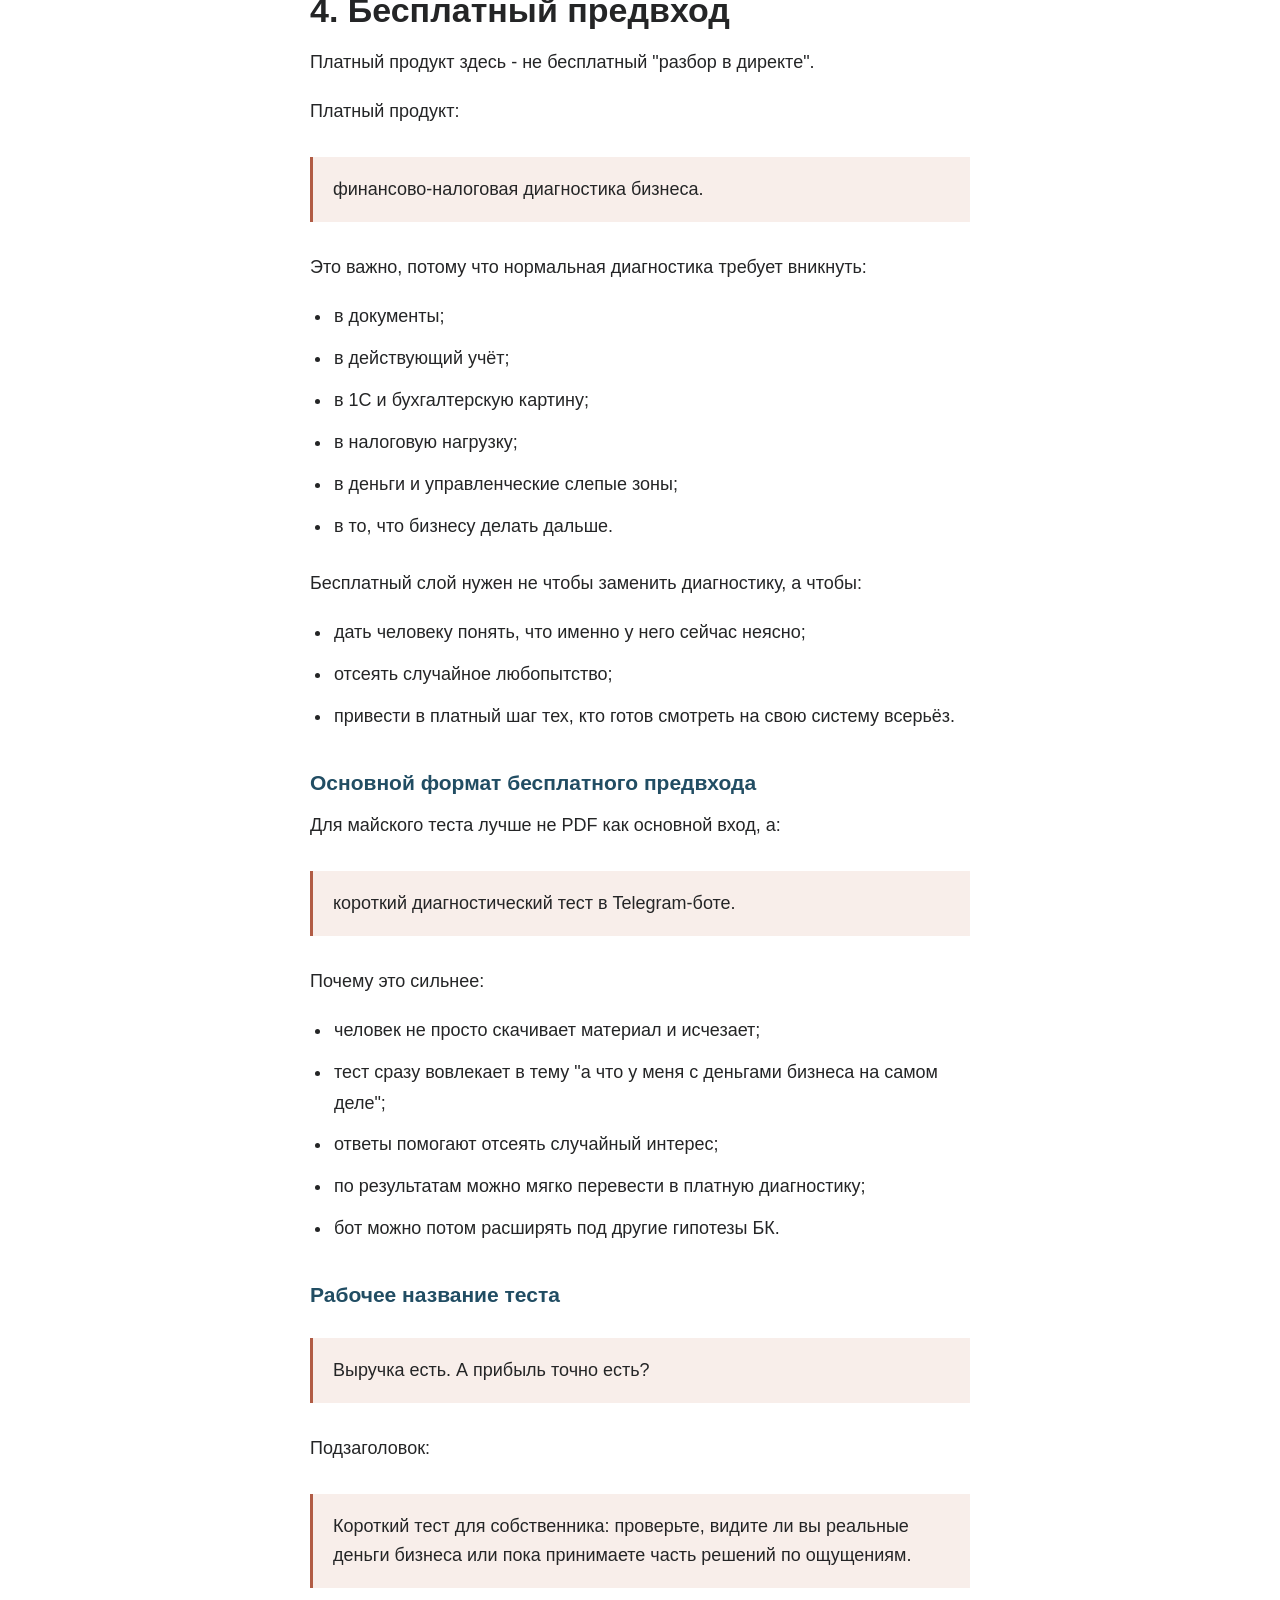
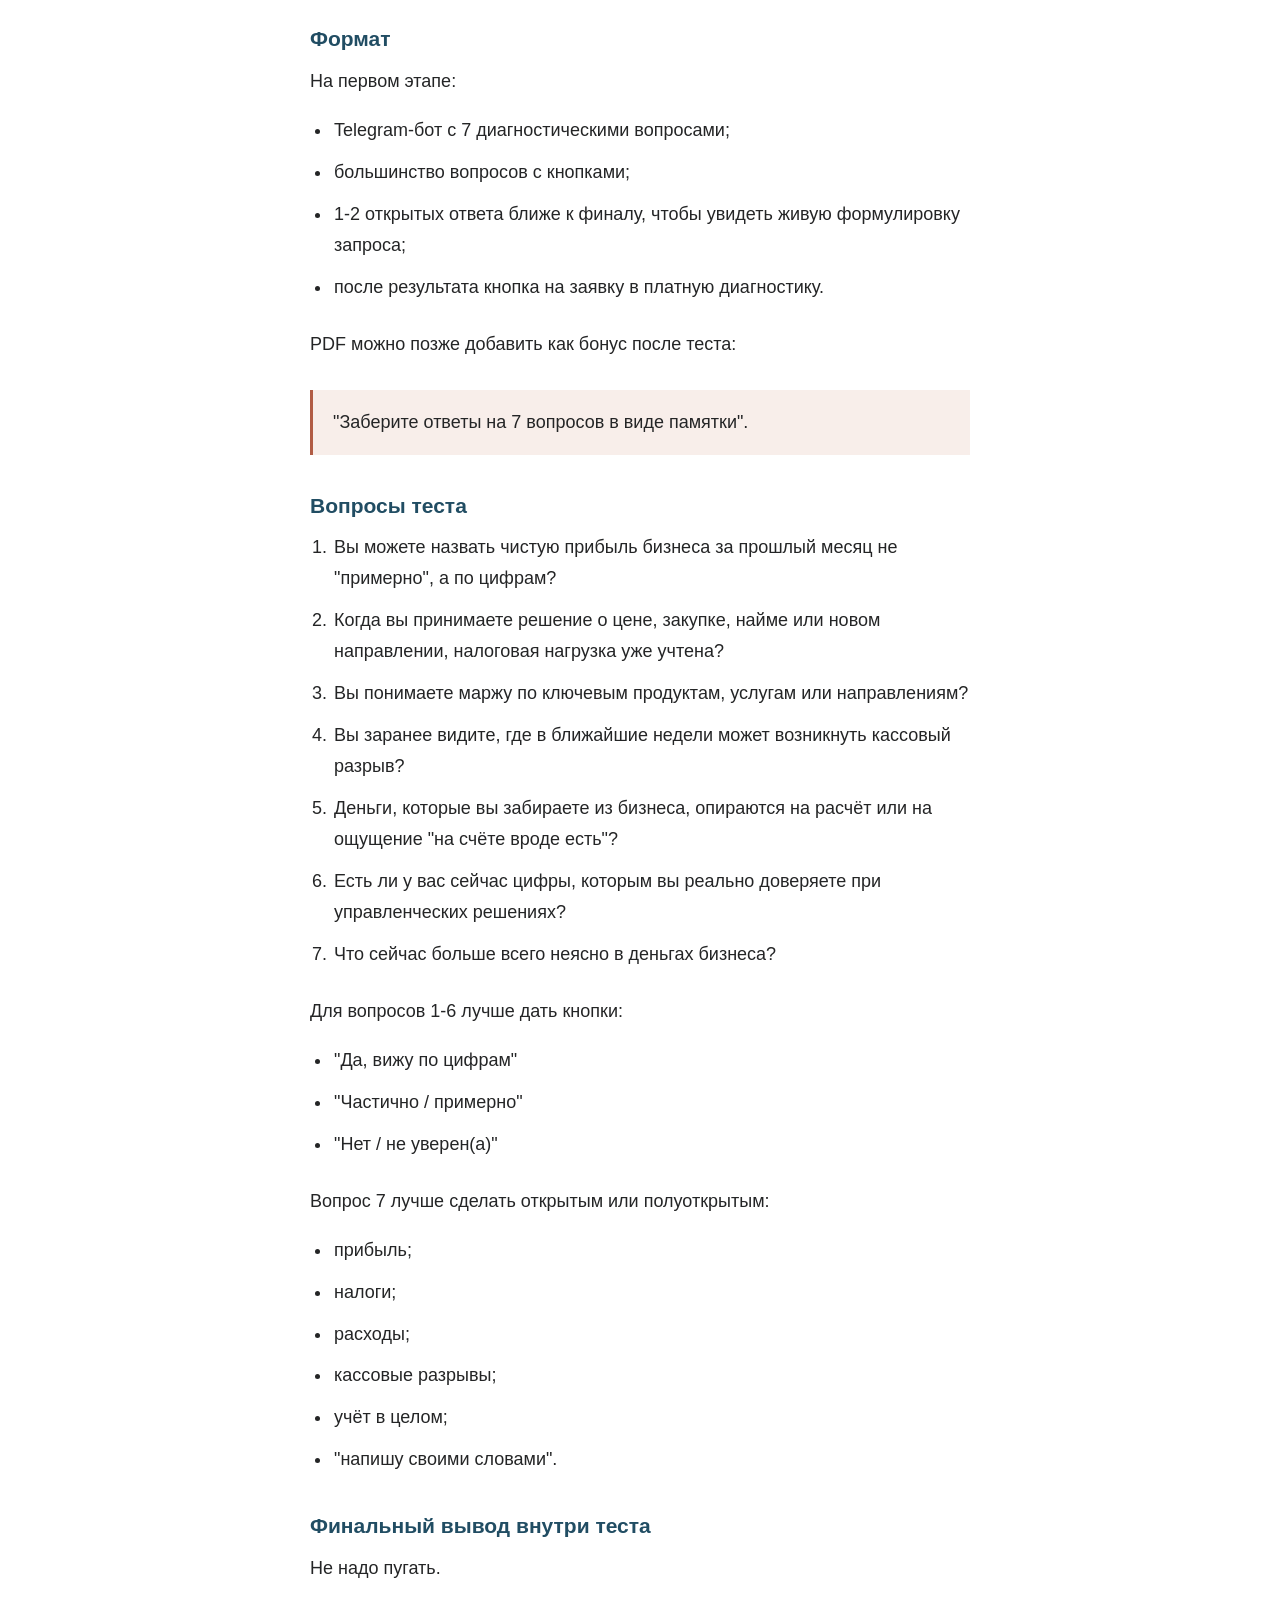
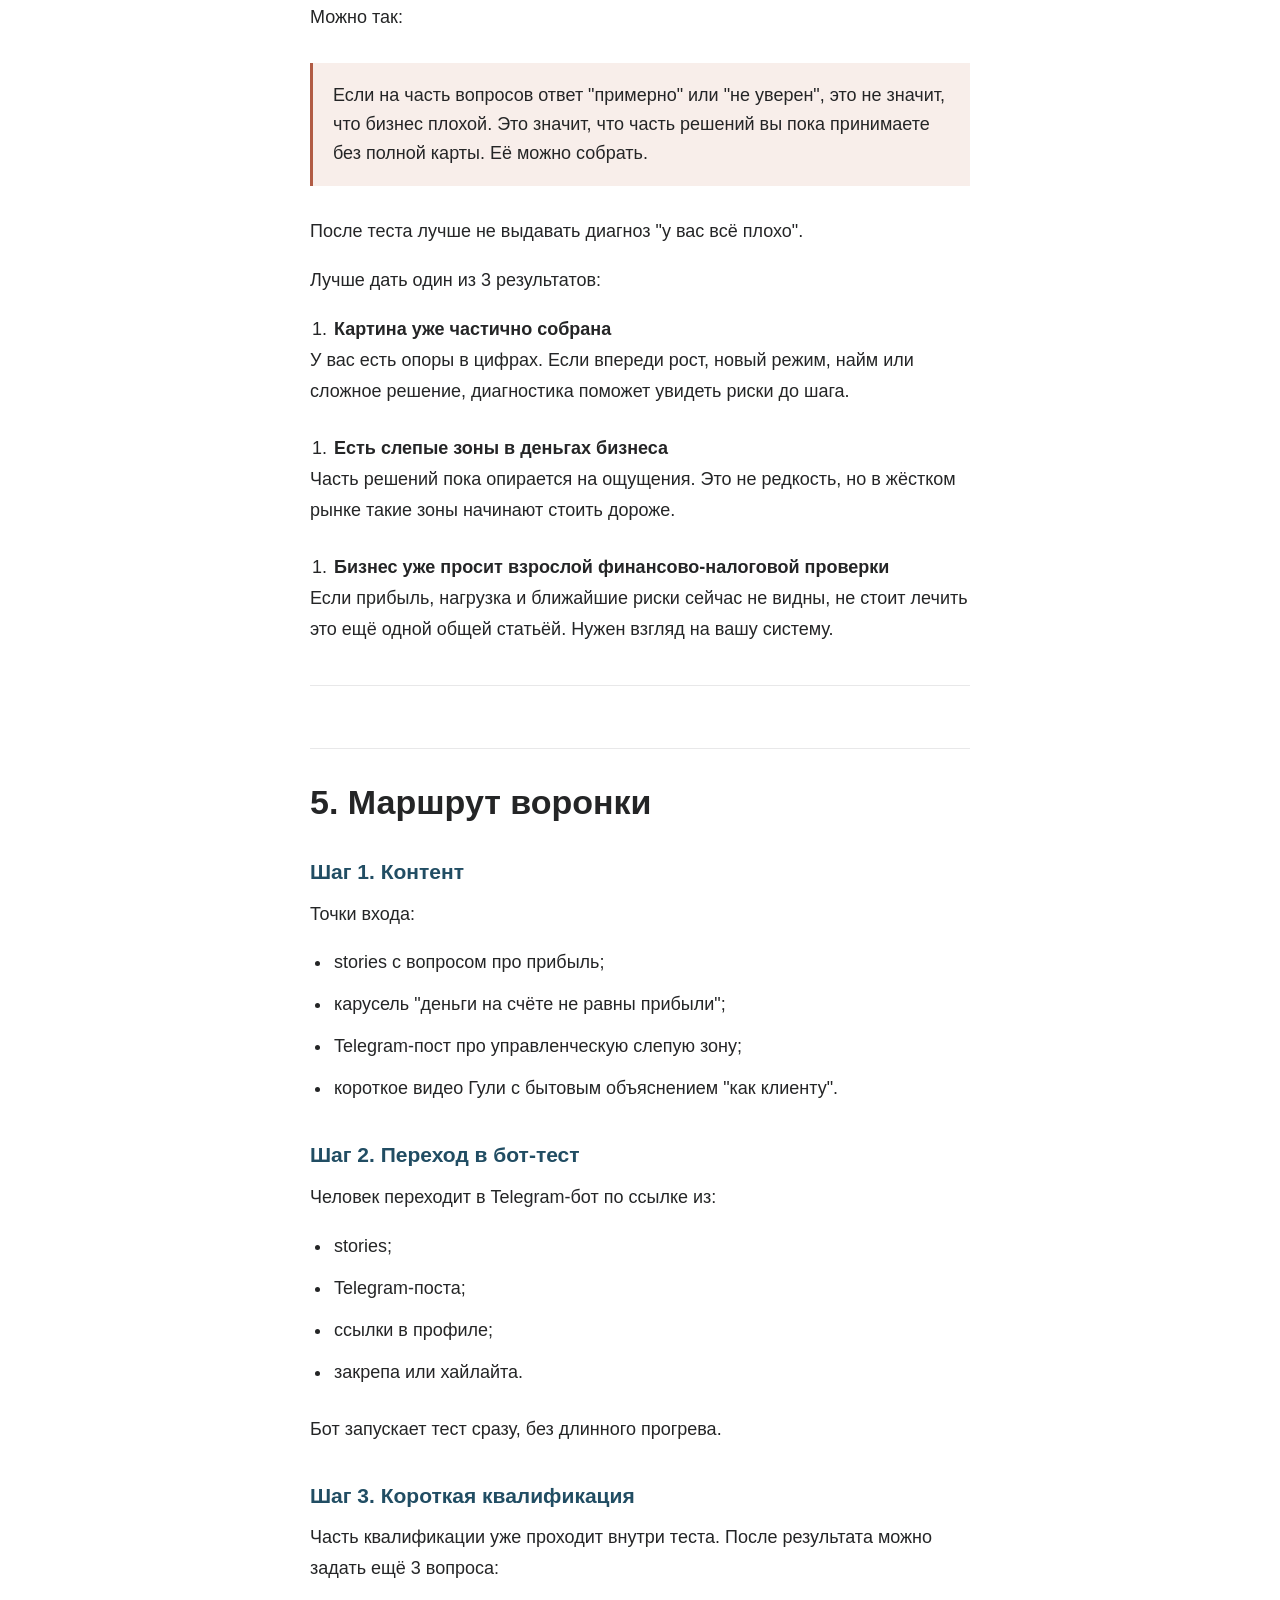
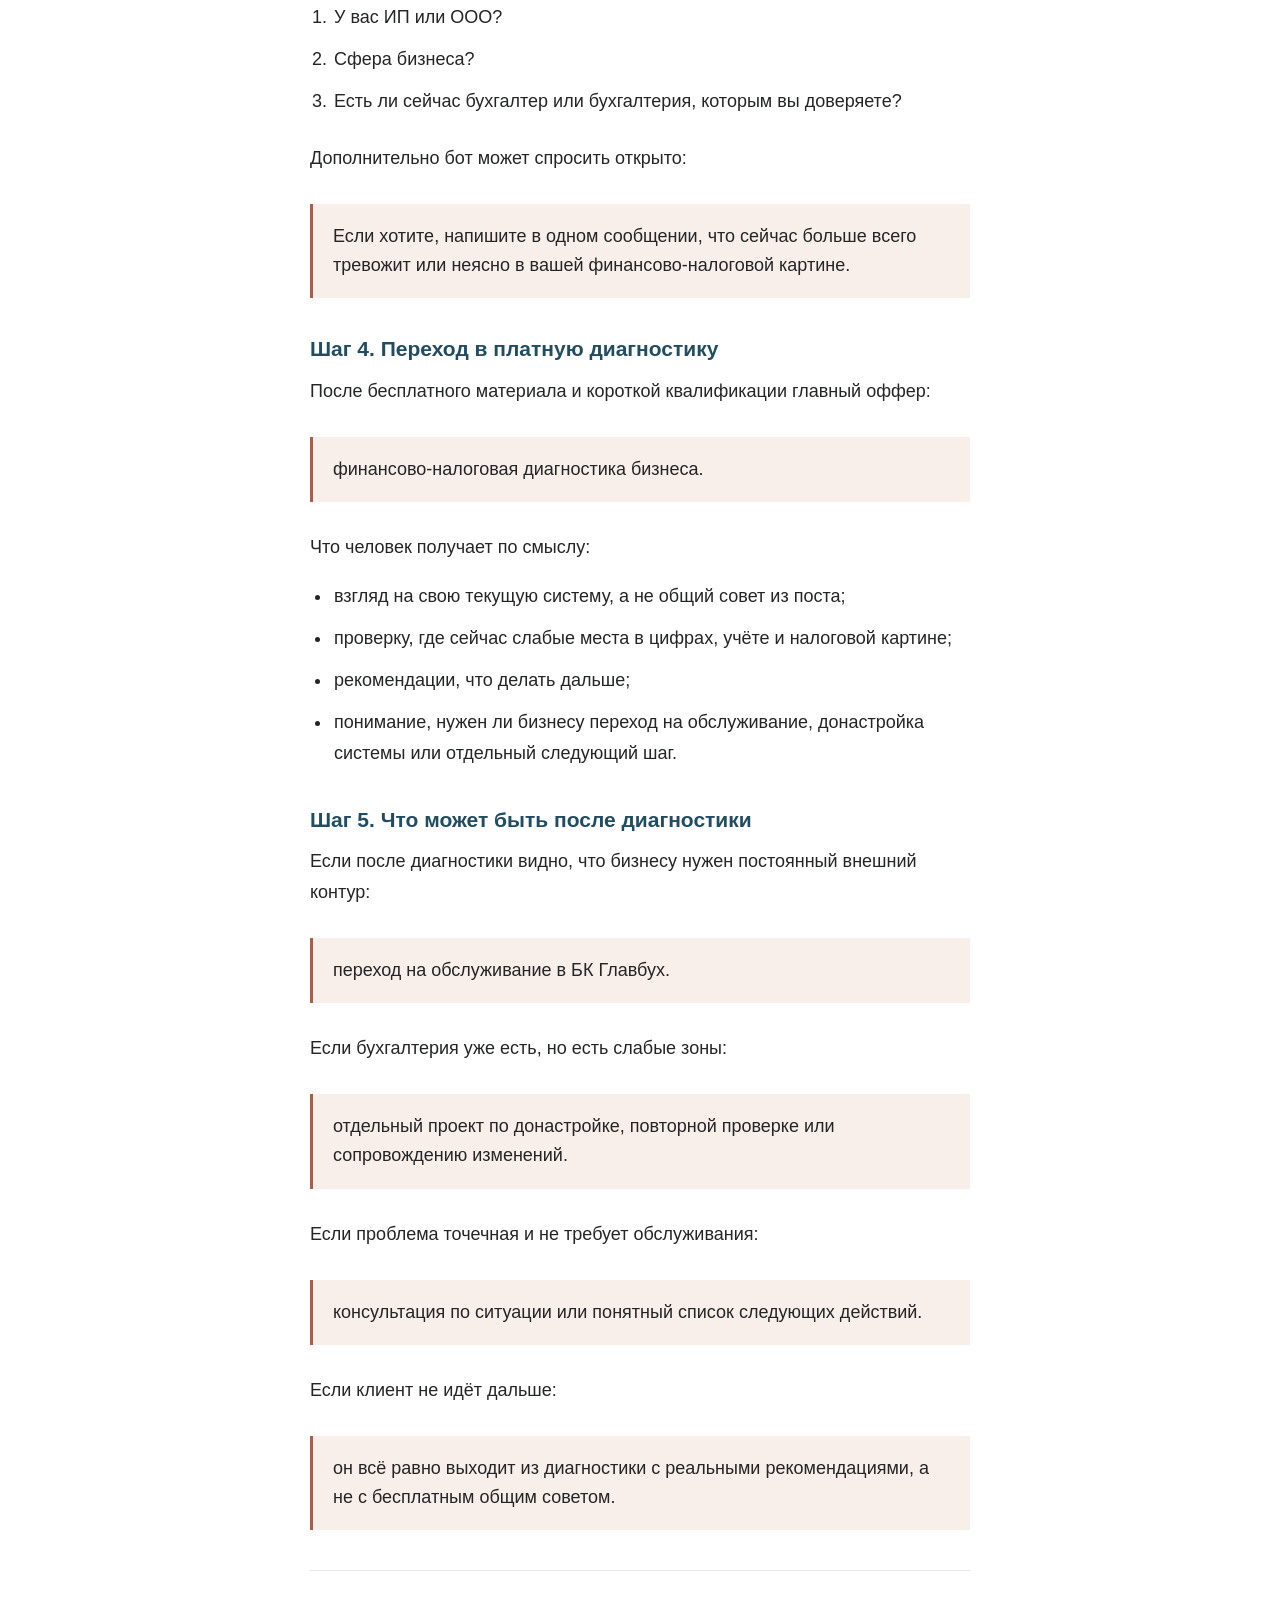
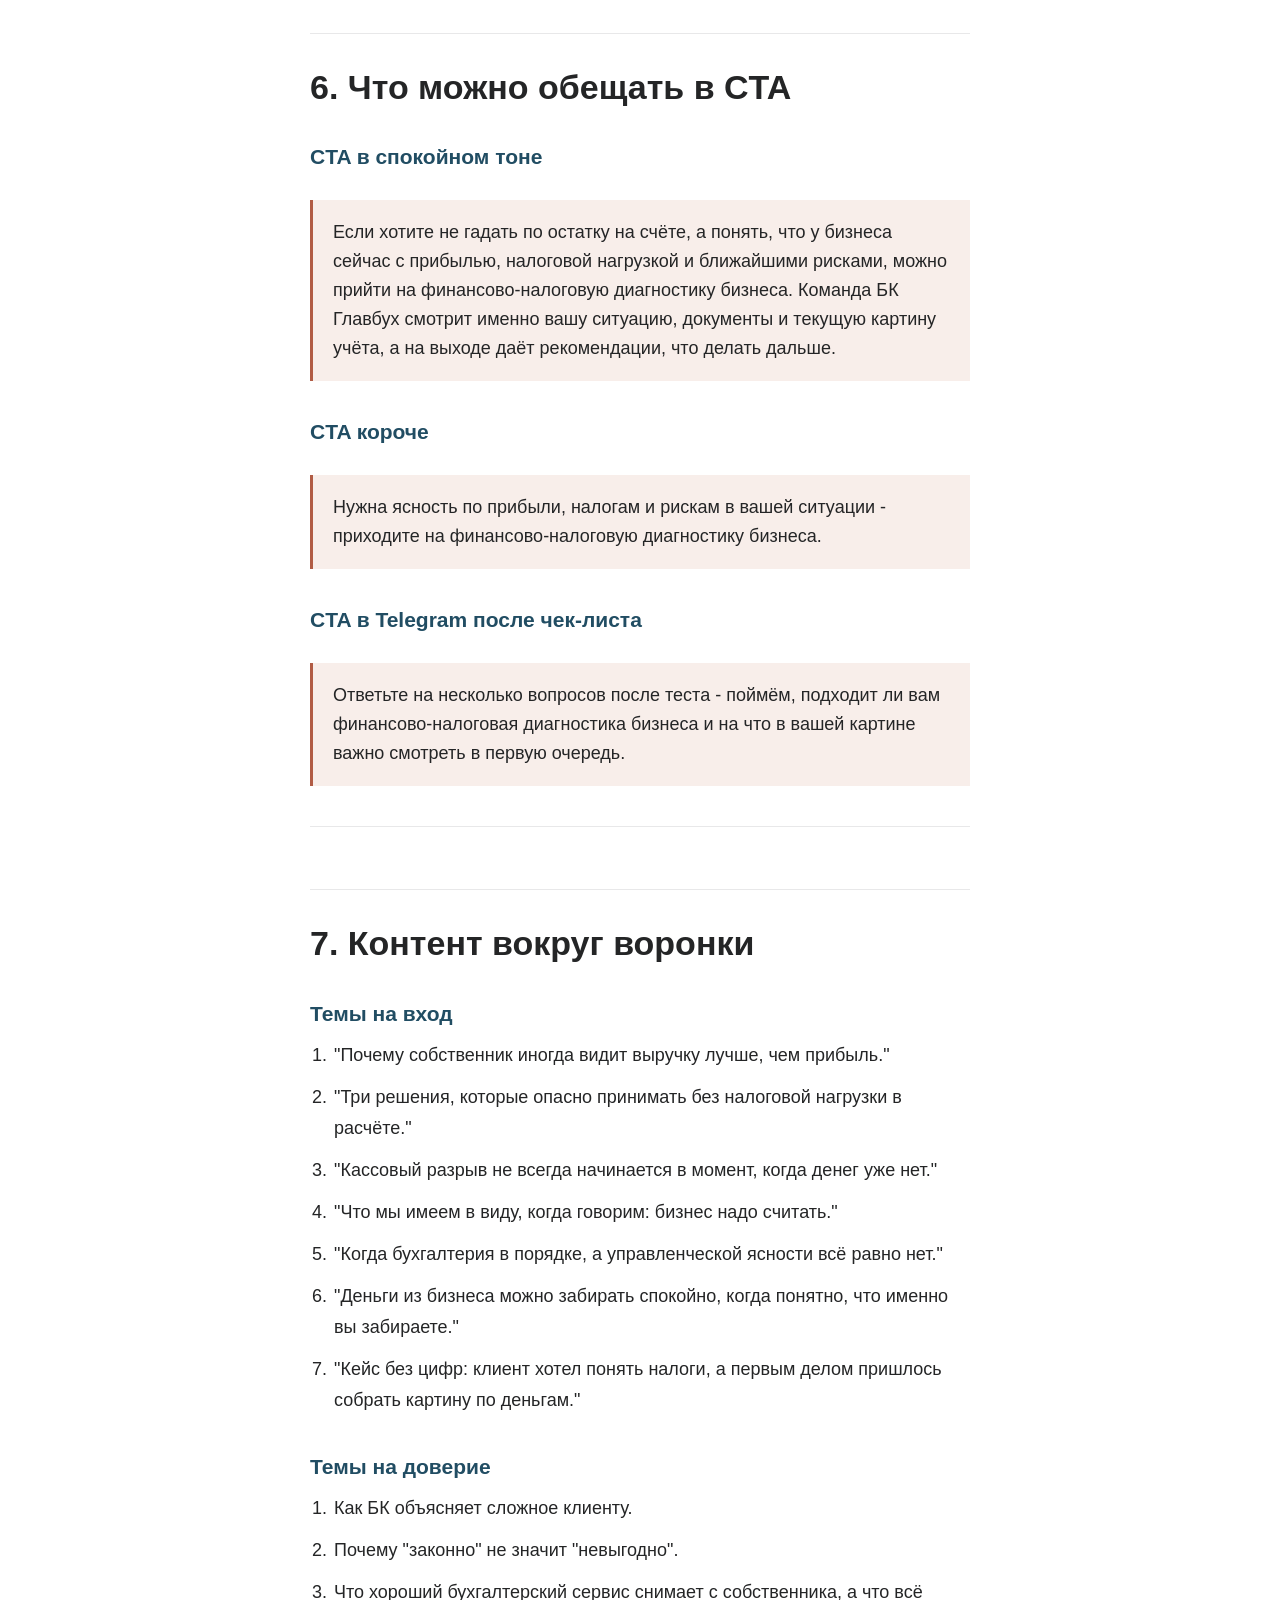
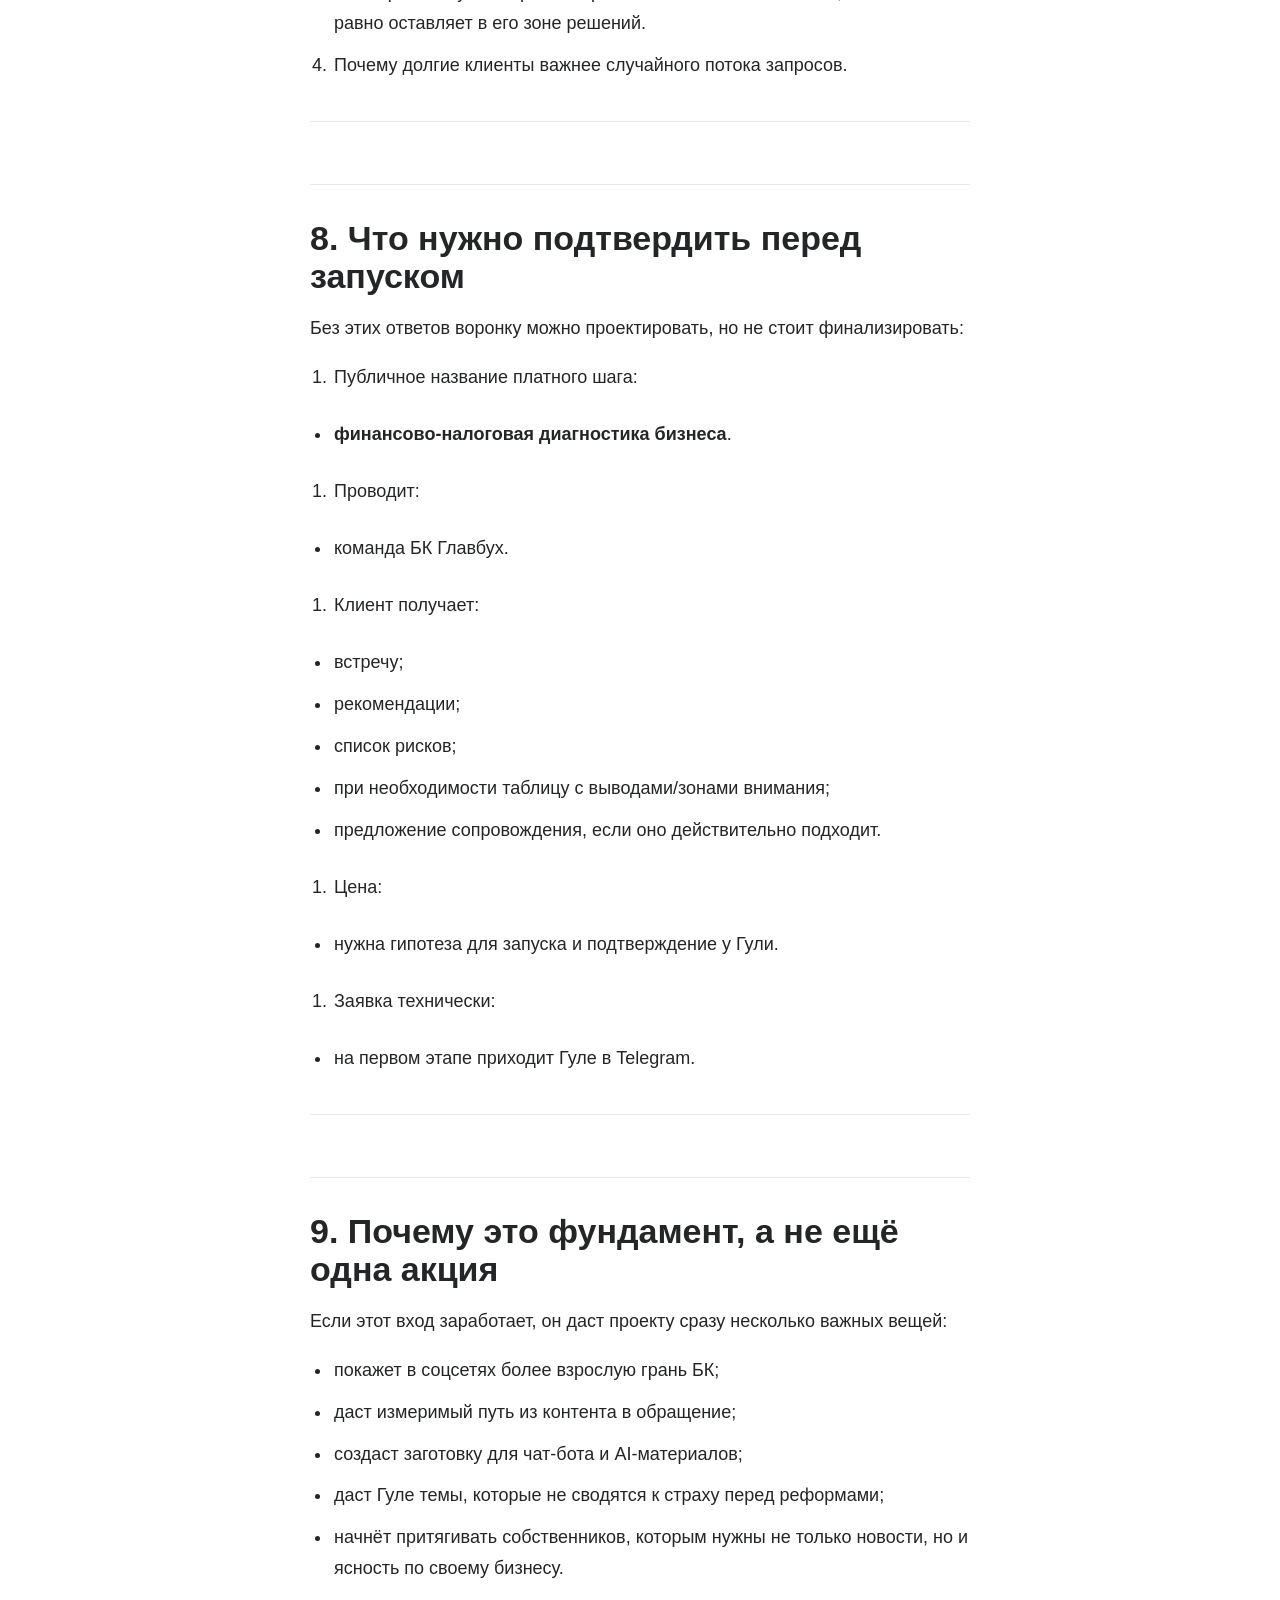
<file: docs/first-funnel.html>
<!doctype html>
<html lang="ru">
  <head>
    <meta charset="utf-8">
    <meta name="viewport" content="width=device-width, initial-scale=1">
    <title>Первая воронка БК Главбух</title>
    <link rel="stylesheet" href="./mobile-doc.css">
  </head>
  <body>
    <header class="reader-top">
      <a href="../index.html#library">К библиотеке</a>
      <a href="#top">Наверх</a>
    </header>
    <main id="top">
      <section class="cover">
        <p>Первый вход</p>
        <h1>Первая воронка БК Главбух</h1>
        <span>Смотреть по шагам</span>
      </section>
      <nav class="toc" aria-label="Оглавление">
        <strong>Оглавление</strong>
        <a class="toc-level-2" href="#1-почему-начинать-стоит-с-темы-денег-бизнеса">1. Почему начинать стоит с темы денег бизнеса</a>
<a class="toc-level-2" href="#2-входная-формулировка">2. Входная формулировка</a>
<a class="toc-level-2" href="#3-для-кого-этот-вход">3. Для кого этот вход</a>
<a class="toc-level-2" href="#4-бесплатный-предвход">4. Бесплатный предвход</a>
<a class="toc-level-2" href="#5-маршрут-воронки">5. Маршрут воронки</a>
<a class="toc-level-2" href="#6-что-можно-обещать-в-cta">6. Что можно обещать в CTA</a>
<a class="toc-level-2" href="#7-контент-вокруг-воронки">7. Контент вокруг воронки</a>
<a class="toc-level-2" href="#8-что-нужно-подтвердить-перед-запуском">8. Что нужно подтвердить перед запуском</a>
<a class="toc-level-2" href="#9-почему-это-фундамент-а-не-ещ-одна-акция">9. Почему это фундамент, а не ещё одна акция</a>
      </nav>
      <article class="document">
        <h1 id="первая-воронка-бк-главбух-диагностика-через-тему-реальной-прибыли">Первая воронка БК Главбух: диагностика через тему реальной прибыли</h1>
<p>Статус: рабочая гипотеза для проверки перед запуском. Задача: собрать не абстрактное &quot;пишите в директ&quot;, а один понятный маршрут из контента в обращение.</p>
<hr>
<h2 id="1-почему-начинать-стоит-с-темы-денег-бизнеса">1. Почему начинать стоит с темы денег бизнеса</h2>
<p>Эта тема соединяет три слоя:</p>
<ol>
<li>То, что уже есть у БК: бухгалтерия, налоги, документы, риски.</li>
<li>То, что важно желанному клиенту: понимать прибыль, маржу, нагрузку и последствия решений.</li>
<li>То, чего пока мало видно в соцсетях: БК не только &quot;про отчёты&quot;, но и про взрослую ясность собственника.</li>
</ol>
<p>Она также выводит аккаунт из узкого тревожного поля &quot;опять налоговая реформа&quot; в более сильную позицию:</p>
<blockquote>бизнесу нужен не просто бухгалтерский ответ на новость, а картина, на которой видно, что происходит с деньгами.</blockquote>
<p>В майской гипотезе эта тема звучит ещё точнее:</p>
<blockquote>в жёстком рынке дольше держатся те, кто по-настоящему считает бизнес, а не только радуется обороту и надеется, что потом разберётся.</blockquote>
<hr>
<h2 id="2-входная-формулировка">2. Входная формулировка</h2>
<p>Основная тема:</p>
<blockquote>Выручка есть. А прибыль точно есть?</blockquote>
<p>Альтернативы:</p>
<ol>
<li>&quot;Деньги на счёте - ещё не прибыль бизнеса.&quot;</li>
<li>&quot;Почему бизнес может расти и всё равно жить без ясной прибыли.&quot;</li>
<li>&quot;7 вопросов собственнику, который хочет понимать реальные деньги бизнеса.&quot;</li>
</ol>
<hr>
<h2 id="3-для-кого-этот-вход">3. Для кого этот вход</h2>
<p>Подходит:</p>
<ul>
<li>собственнику действующего бизнеса;</li>
<li>ИП или ООО с регулярной выручкой;</li>
<li>тем, кто уже платит налоги, зарплаты, поставщикам, аренду и расходы;</li>
<li>тем, кто чувствует, что &quot;деньги крутятся&quot;, но управленческой ясности не хватает;</li>
<li>тем, кто хочет принимать решения по цифрам, а не только по ощущению.</li>
</ul>
<p>Не главный вход:</p>
<ul>
<li>для человека, который только выбирает ОКВЭД и открывает ИП;</li>
<li>для запроса &quot;как сделать максимально дёшево&quot;;</li>
<li>для любопытства без готовности смотреть в свои цифры.</li>
</ul>
<hr>
<h2 id="4-бесплатный-предвход">4. Бесплатный предвход</h2>
<p>Платный продукт здесь - не бесплатный &quot;разбор в директе&quot;.</p>
<p>Платный продукт:</p>
<blockquote>финансово-налоговая диагностика бизнеса.</blockquote>
<p>Это важно, потому что нормальная диагностика требует вникнуть:</p>
<ul>
<li>в документы;</li>
<li>в действующий учёт;</li>
<li>в 1С и бухгалтерскую картину;</li>
<li>в налоговую нагрузку;</li>
<li>в деньги и управленческие слепые зоны;</li>
<li>в то, что бизнесу делать дальше.</li>
</ul>
<p>Бесплатный слой нужен не чтобы заменить диагностику, а чтобы:</p>
<ul>
<li>дать человеку понять, что именно у него сейчас неясно;</li>
<li>отсеять случайное любопытство;</li>
<li>привести в платный шаг тех, кто готов смотреть на свою систему всерьёз.</li>
</ul>
<h3 id="основной-формат-бесплатного-предвхода">Основной формат бесплатного предвхода</h3>
<p>Для майского теста лучше не PDF как основной вход, а:</p>
<blockquote>короткий диагностический тест в Telegram-боте.</blockquote>
<p>Почему это сильнее:</p>
<ul>
<li>человек не просто скачивает материал и исчезает;</li>
<li>тест сразу вовлекает в тему &quot;а что у меня с деньгами бизнеса на самом деле&quot;;</li>
<li>ответы помогают отсеять случайный интерес;</li>
<li>по результатам можно мягко перевести в платную диагностику;</li>
<li>бот можно потом расширять под другие гипотезы БК.</li>
</ul>
<h3 id="рабочее-название-теста">Рабочее название теста</h3>
<blockquote>Выручка есть. А прибыль точно есть?</blockquote>
<p>Подзаголовок:</p>
<blockquote>Короткий тест для собственника: проверьте, видите ли вы реальные деньги бизнеса или пока принимаете часть решений по ощущениям.</blockquote>
<h3 id="формат">Формат</h3>
<p>На первом этапе:</p>
<ul>
<li>Telegram-бот с 7 диагностическими вопросами;</li>
<li>большинство вопросов с кнопками;</li>
<li>1-2 открытых ответа ближе к финалу, чтобы увидеть живую формулировку запроса;</li>
<li>после результата кнопка на заявку в платную диагностику.</li>
</ul>
<p>PDF можно позже добавить как бонус после теста:</p>
<blockquote>&quot;Заберите ответы на 7 вопросов в виде памятки&quot;.</blockquote>
<h3 id="вопросы-теста">Вопросы теста</h3>
<ol>
<li>Вы можете назвать чистую прибыль бизнеса за прошлый месяц не &quot;примерно&quot;, а по цифрам?</li>
<li>Когда вы принимаете решение о цене, закупке, найме или новом направлении, налоговая нагрузка уже учтена?</li>
<li>Вы понимаете маржу по ключевым продуктам, услугам или направлениям?</li>
<li>Вы заранее видите, где в ближайшие недели может возникнуть кассовый разрыв?</li>
<li>Деньги, которые вы забираете из бизнеса, опираются на расчёт или на ощущение &quot;на счёте вроде есть&quot;?</li>
<li>Есть ли у вас сейчас цифры, которым вы реально доверяете при управленческих решениях?</li>
<li>Что сейчас больше всего неясно в деньгах бизнеса?</li>
</ol>
<p>Для вопросов 1-6 лучше дать кнопки:</p>
<ul>
<li>&quot;Да, вижу по цифрам&quot;</li>
<li>&quot;Частично / примерно&quot;</li>
<li>&quot;Нет / не уверен(а)&quot;</li>
</ul>
<p>Вопрос 7 лучше сделать открытым или полуоткрытым:</p>
<ul>
<li>прибыль;</li>
<li>налоги;</li>
<li>расходы;</li>
<li>кассовые разрывы;</li>
<li>учёт в целом;</li>
<li>&quot;напишу своими словами&quot;.</li>
</ul>
<h3 id="финальный-вывод-внутри-теста">Финальный вывод внутри теста</h3>
<p>Не надо пугать.</p>
<p>Можно так:</p>
<blockquote>Если на часть вопросов ответ &quot;примерно&quot; или &quot;не уверен&quot;, это не значит, что бизнес плохой. Это значит, что часть решений вы пока принимаете без полной карты. Её можно собрать.</blockquote>
<p>После теста лучше не выдавать диагноз &quot;у вас всё плохо&quot;.</p>
<p>Лучше дать один из 3 результатов:</p>
<ol>
<li><strong>Картина уже частично собрана</strong></li>
<p>У вас есть опоры в цифрах. Если впереди рост, новый режим, найм или сложное решение, диагностика поможет увидеть риски до шага.</p>
</ol>
<ol>
<li><strong>Есть слепые зоны в деньгах бизнеса</strong></li>
<p>Часть решений пока опирается на ощущения. Это не редкость, но в жёстком рынке такие зоны начинают стоить дороже.</p>
</ol>
<ol>
<li><strong>Бизнес уже просит взрослой финансово-налоговой проверки</strong></li>
<p>Если прибыль, нагрузка и ближайшие риски сейчас не видны, не стоит лечить это ещё одной общей статьёй. Нужен взгляд на вашу систему.</p>
</ol>
<hr>
<h2 id="5-маршрут-воронки">5. Маршрут воронки</h2>
<h3 id="шаг-1-контент">Шаг 1. Контент</h3>
<p>Точки входа:</p>
<ul>
<li>stories с вопросом про прибыль;</li>
<li>карусель &quot;деньги на счёте не равны прибыли&quot;;</li>
<li>Telegram-пост про управленческую слепую зону;</li>
<li>короткое видео Гули с бытовым объяснением &quot;как клиенту&quot;.</li>
</ul>
<h3 id="шаг-2-переход-в-бот-тест">Шаг 2. Переход в бот-тест</h3>
<p>Человек переходит в Telegram-бот по ссылке из:</p>
<ul>
<li>stories;</li>
<li>Telegram-поста;</li>
<li>ссылки в профиле;</li>
<li>закрепа или хайлайта.</li>
</ul>
<p>Бот запускает тест сразу, без длинного прогрева.</p>
<h3 id="шаг-3-короткая-квалификация">Шаг 3. Короткая квалификация</h3>
<p>Часть квалификации уже проходит внутри теста. После результата можно задать ещё 3 вопроса:</p>
<ol>
<li>У вас ИП или ООО?</li>
<li>Сфера бизнеса?</li>
<li>Есть ли сейчас бухгалтер или бухгалтерия, которым вы доверяете?</li>
</ol>
<p>Дополнительно бот может спросить открыто:</p>
<blockquote>Если хотите, напишите в одном сообщении, что сейчас больше всего тревожит или неясно в вашей финансово-налоговой картине.</blockquote>
<h3 id="шаг-4-переход-в-платную-диагностику">Шаг 4. Переход в платную диагностику</h3>
<p>После бесплатного материала и короткой квалификации главный оффер:</p>
<blockquote>финансово-налоговая диагностика бизнеса.</blockquote>
<p>Что человек получает по смыслу:</p>
<ul>
<li>взгляд на свою текущую систему, а не общий совет из поста;</li>
<li>проверку, где сейчас слабые места в цифрах, учёте и налоговой картине;</li>
<li>рекомендации, что делать дальше;</li>
<li>понимание, нужен ли бизнесу переход на обслуживание, донастройка системы или отдельный следующий шаг.</li>
</ul>
<h3 id="шаг-5-что-может-быть-после-диагностики">Шаг 5. Что может быть после диагностики</h3>
<p>Если после диагностики видно, что бизнесу нужен постоянный внешний контур:</p>
<blockquote>переход на обслуживание в БК Главбух.</blockquote>
<p>Если бухгалтерия уже есть, но есть слабые зоны:</p>
<blockquote>отдельный проект по донастройке, повторной проверке или сопровождению изменений.</blockquote>
<p>Если проблема точечная и не требует обслуживания:</p>
<blockquote>консультация по ситуации или понятный список следующих действий.</blockquote>
<p>Если клиент не идёт дальше:</p>
<blockquote>он всё равно выходит из диагностики с реальными рекомендациями, а не с бесплатным общим советом.</blockquote>
<hr>
<h2 id="6-что-можно-обещать-в-cta">6. Что можно обещать в CTA</h2>
<h3 id="cta-в-спокойном-тоне">CTA в спокойном тоне</h3>
<blockquote>Если хотите не гадать по остатку на счёте, а понять, что у бизнеса сейчас с прибылью, налоговой нагрузкой и ближайшими рисками, можно прийти на финансово-налоговую диагностику бизнеса. Команда БК Главбух смотрит именно вашу ситуацию, документы и текущую картину учёта, а на выходе даёт рекомендации, что делать дальше.</blockquote>
<h3 id="cta-короче">CTA короче</h3>
<blockquote>Нужна ясность по прибыли, налогам и рискам в вашей ситуации - приходите на финансово-налоговую диагностику бизнеса.</blockquote>
<h3 id="cta-в-telegram-после-чек-листа">CTA в Telegram после чек-листа</h3>
<blockquote>Ответьте на несколько вопросов после теста - поймём, подходит ли вам финансово-налоговая диагностика бизнеса и на что в вашей картине важно смотреть в первую очередь.</blockquote>
<hr>
<h2 id="7-контент-вокруг-воронки">7. Контент вокруг воронки</h2>
<h3 id="темы-на-вход">Темы на вход</h3>
<ol>
<li>&quot;Почему собственник иногда видит выручку лучше, чем прибыль.&quot;</li>
<li>&quot;Три решения, которые опасно принимать без налоговой нагрузки в расчёте.&quot;</li>
<li>&quot;Кассовый разрыв не всегда начинается в момент, когда денег уже нет.&quot;</li>
<li>&quot;Что мы имеем в виду, когда говорим: бизнес надо считать.&quot;</li>
<li>&quot;Когда бухгалтерия в порядке, а управленческой ясности всё равно нет.&quot;</li>
<li>&quot;Деньги из бизнеса можно забирать спокойно, когда понятно, что именно вы забираете.&quot;</li>
<li>&quot;Кейс без цифр: клиент хотел понять налоги, а первым делом пришлось собрать картину по деньгам.&quot;</li>
</ol>
<h3 id="темы-на-доверие">Темы на доверие</h3>
<ol>
<li>Как БК объясняет сложное клиенту.</li>
<li>Почему &quot;законно&quot; не значит &quot;невыгодно&quot;.</li>
<li>Что хороший бухгалтерский сервис снимает с собственника, а что всё равно оставляет в его зоне решений.</li>
<li>Почему долгие клиенты важнее случайного потока запросов.</li>
</ol>
<hr>
<h2 id="8-что-нужно-подтвердить-перед-запуском">8. Что нужно подтвердить перед запуском</h2>
<p>Без этих ответов воронку можно проектировать, но не стоит финализировать:</p>
<ol>
<li>Публичное название платного шага:</li>
</ol>
<ul>
<li><strong>финансово-налоговая диагностика бизнеса</strong>.</li>
</ul>
<ol>
<li>Проводит:</li>
</ol>
<ul>
<li>команда БК Главбух.</li>
</ul>
<ol>
<li>Клиент получает:</li>
</ol>
<ul>
<li>встречу;</li>
<li>рекомендации;</li>
<li>список рисков;</li>
<li>при необходимости таблицу с выводами/зонами внимания;</li>
<li>предложение сопровождения, если оно действительно подходит.</li>
</ul>
<ol>
<li>Цена:</li>
</ol>
<ul>
<li>нужна гипотеза для запуска и подтверждение у Гули.</li>
</ul>
<ol>
<li>Заявка технически:</li>
</ol>
<ul>
<li>на первом этапе приходит Гуле в Telegram.</li>
</ul>
<hr>
<h2 id="9-почему-это-фундамент-а-не-ещ-одна-акция">9. Почему это фундамент, а не ещё одна акция</h2>
<p>Если этот вход заработает, он даст проекту сразу несколько важных вещей:</p>
<ul>
<li>покажет в соцсетях более взрослую грань БК;</li>
<li>даст измеримый путь из контента в обращение;</li>
<li>создаст заготовку для чат-бота и AI-материалов;</li>
<li>даст Гуле темы, которые не сводятся к страху перед реформами;</li>
<li>начнёт притягивать собственников, которым нужны не только новости, но и ясность по своему бизнесу.</li>
</ul>
      </article>
    </main>
  </body>
</html>
</file>
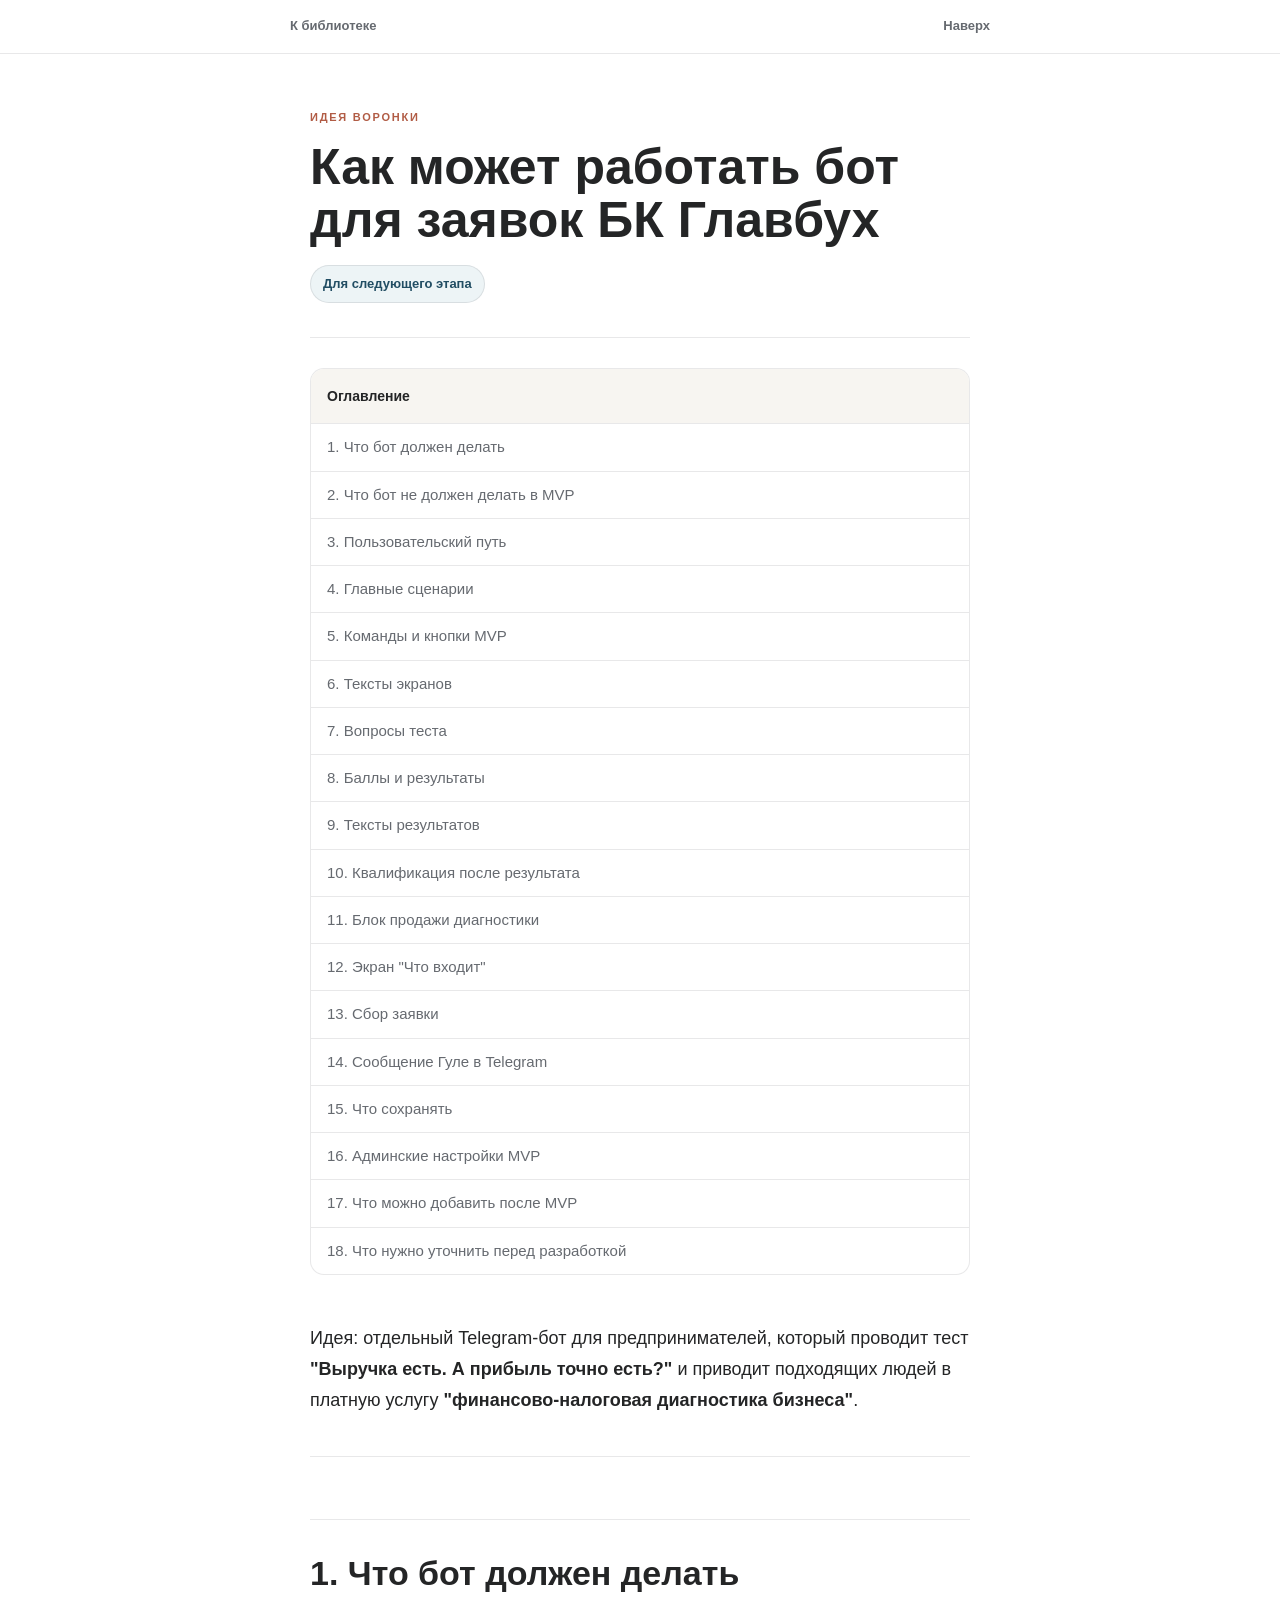
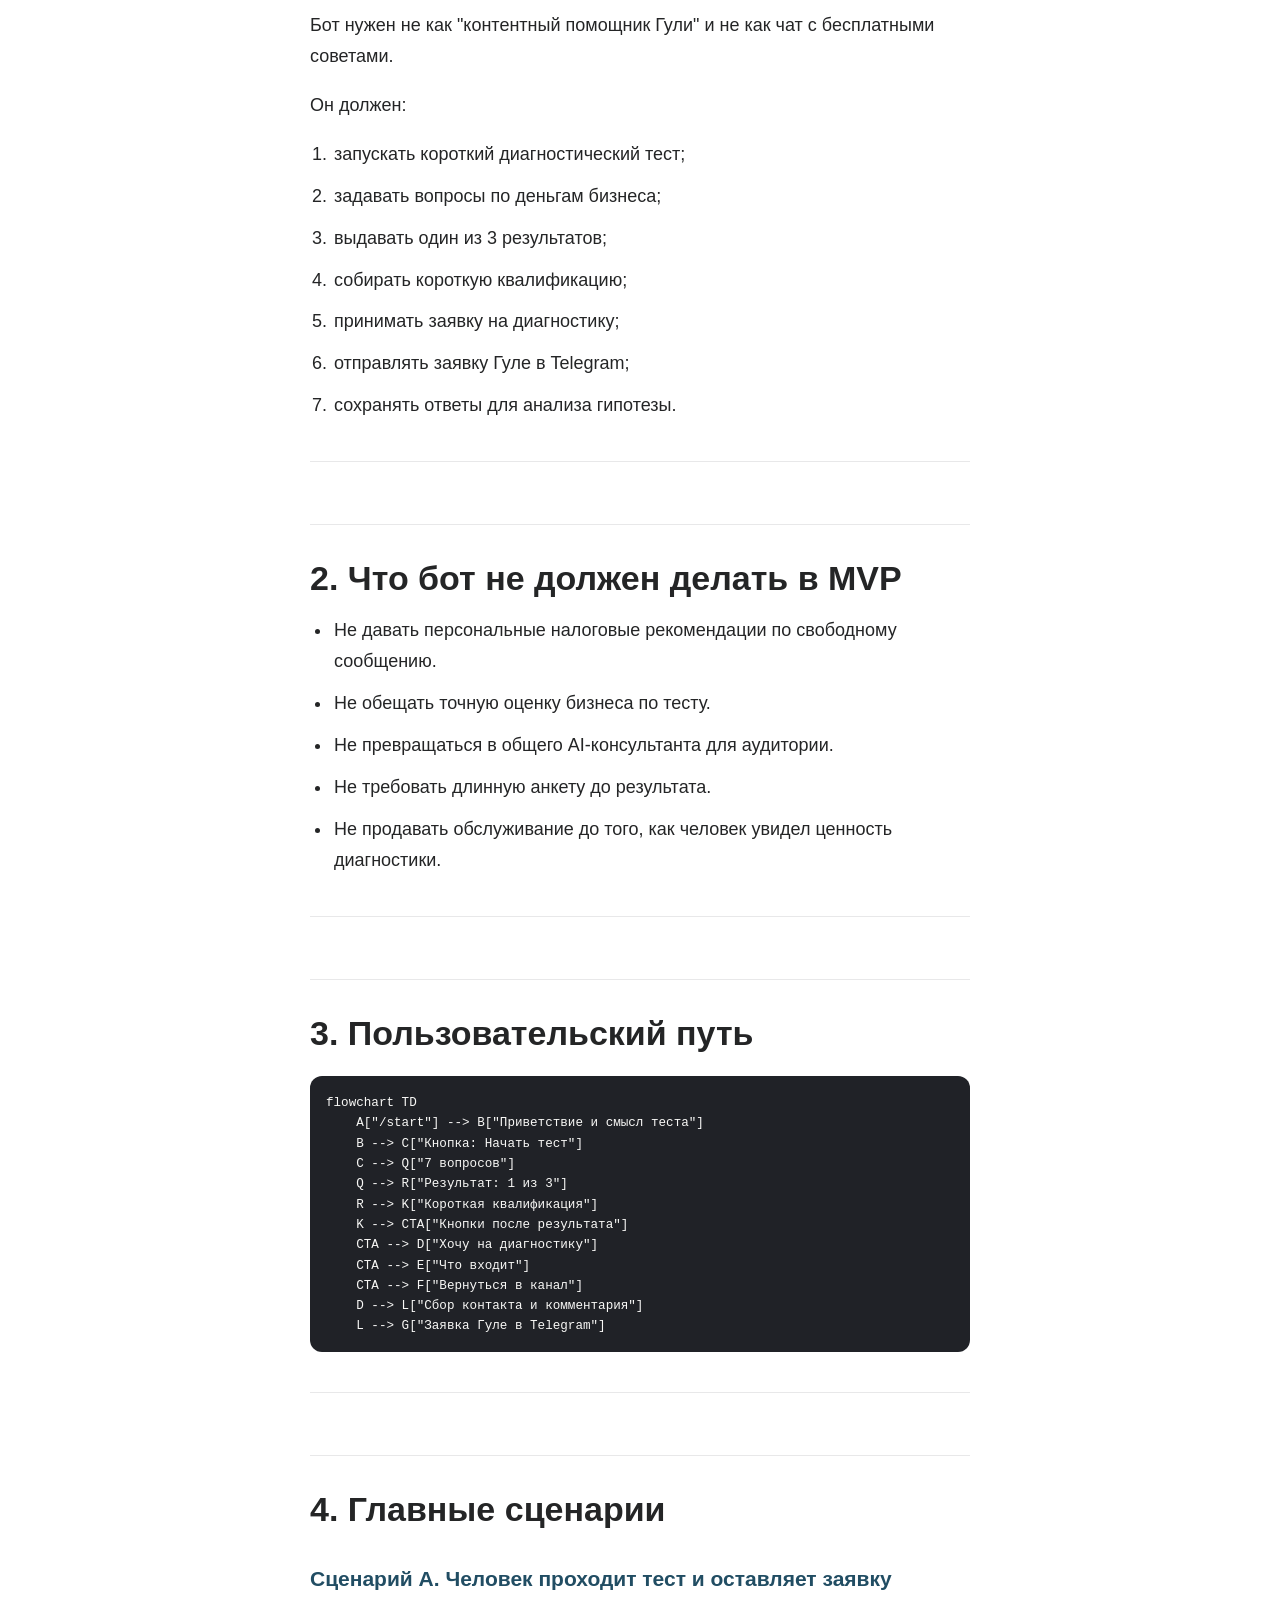
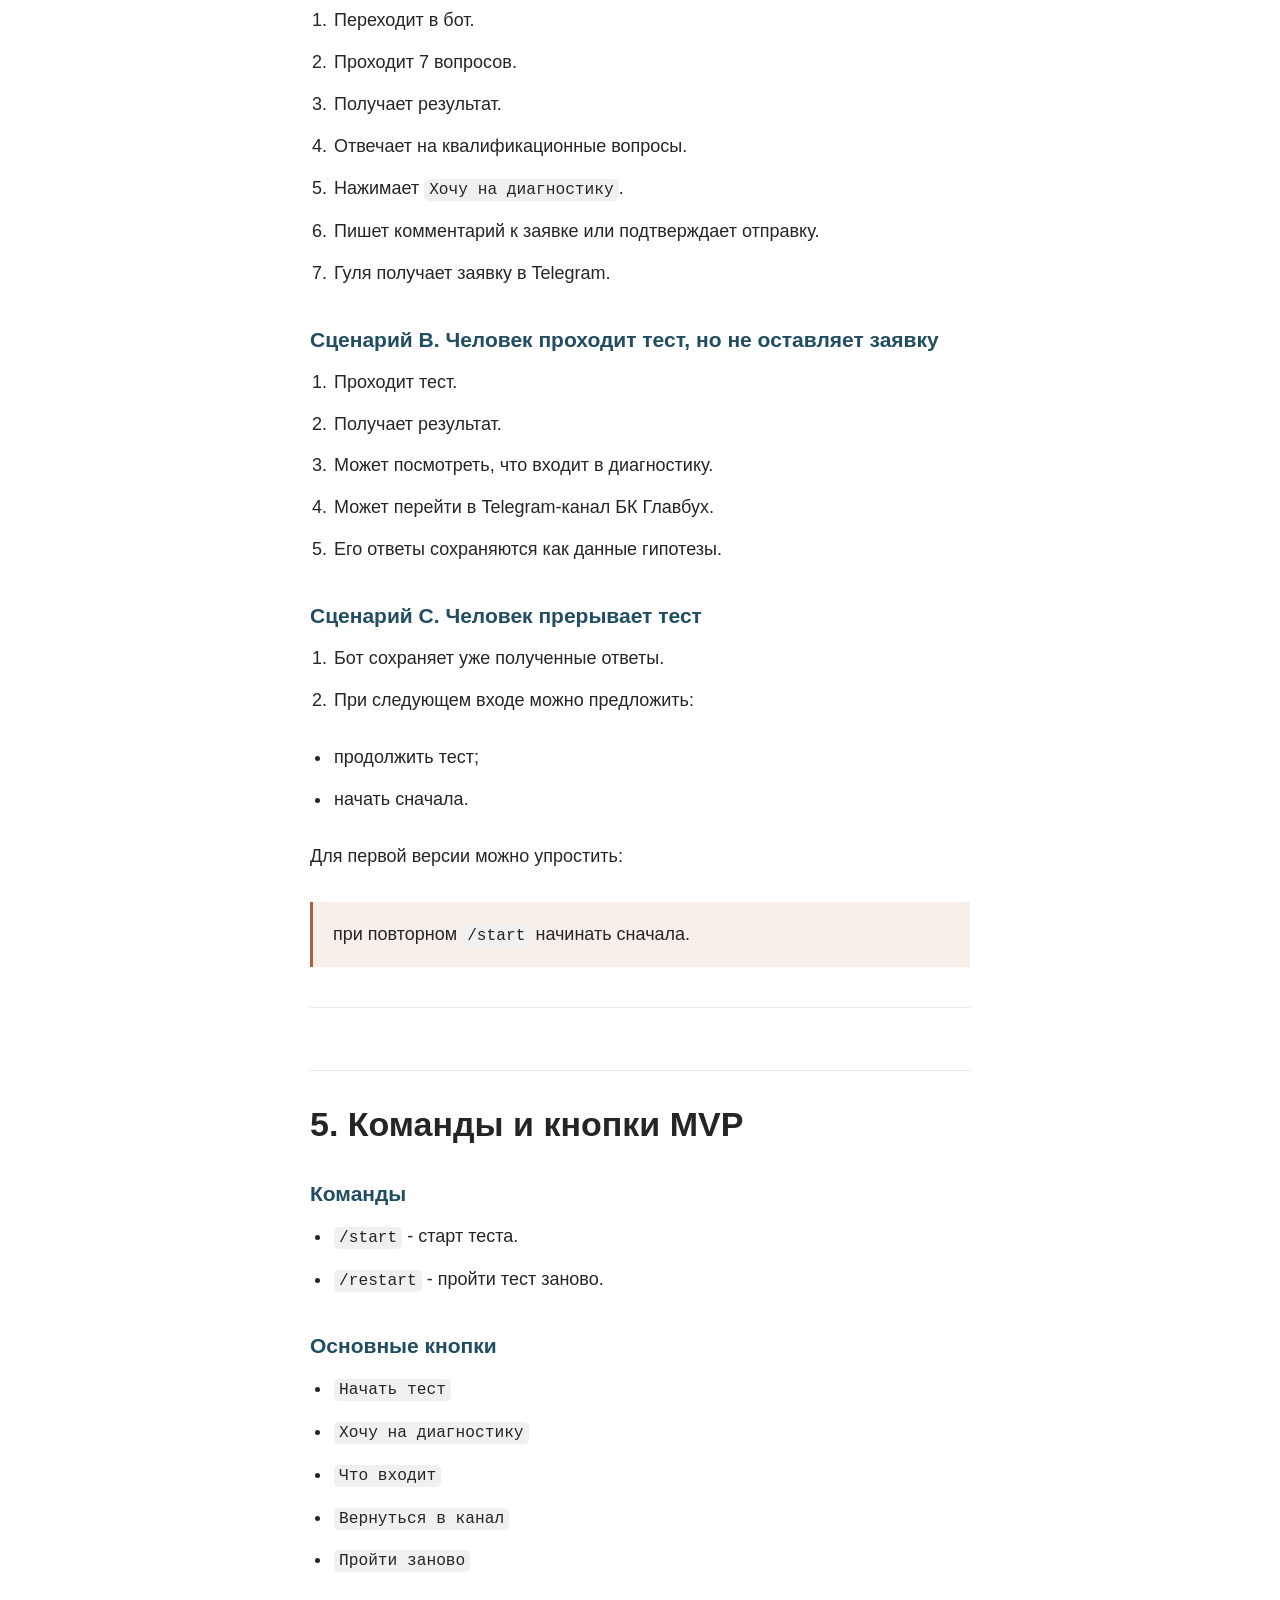
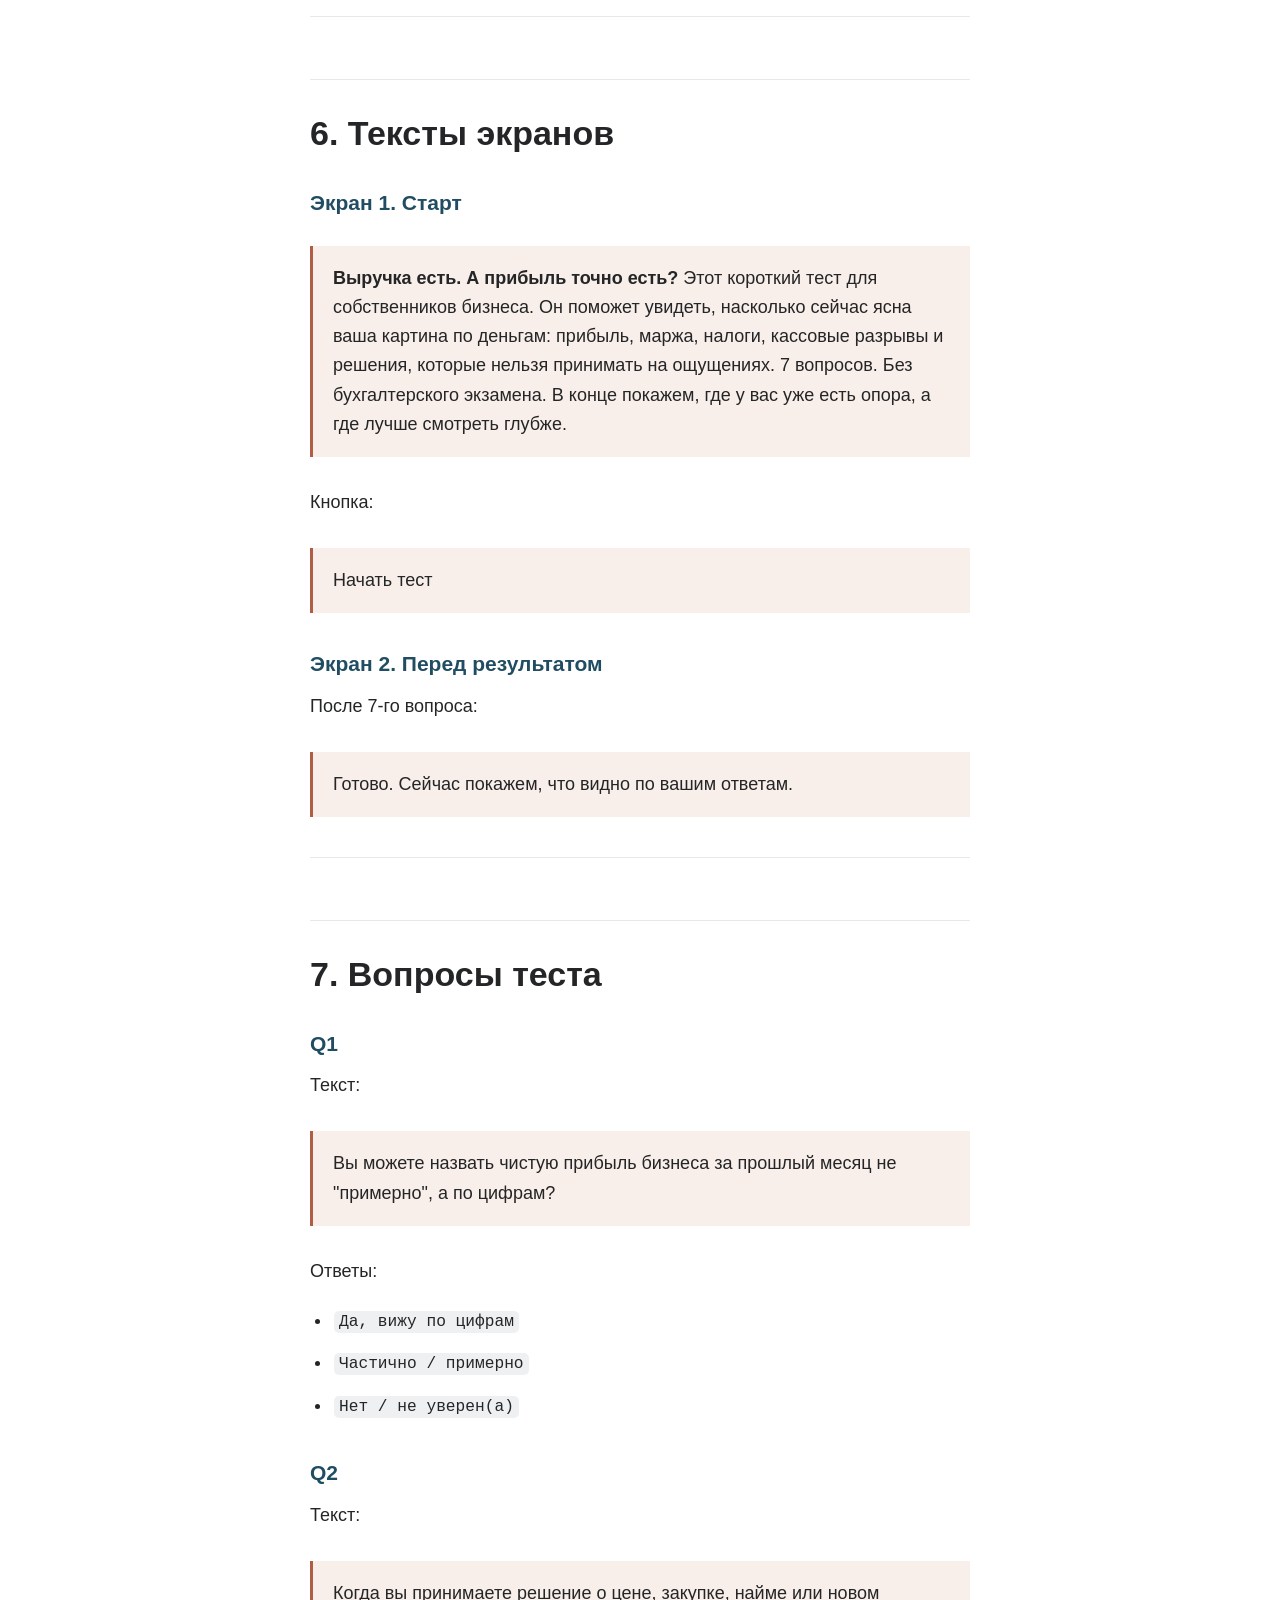
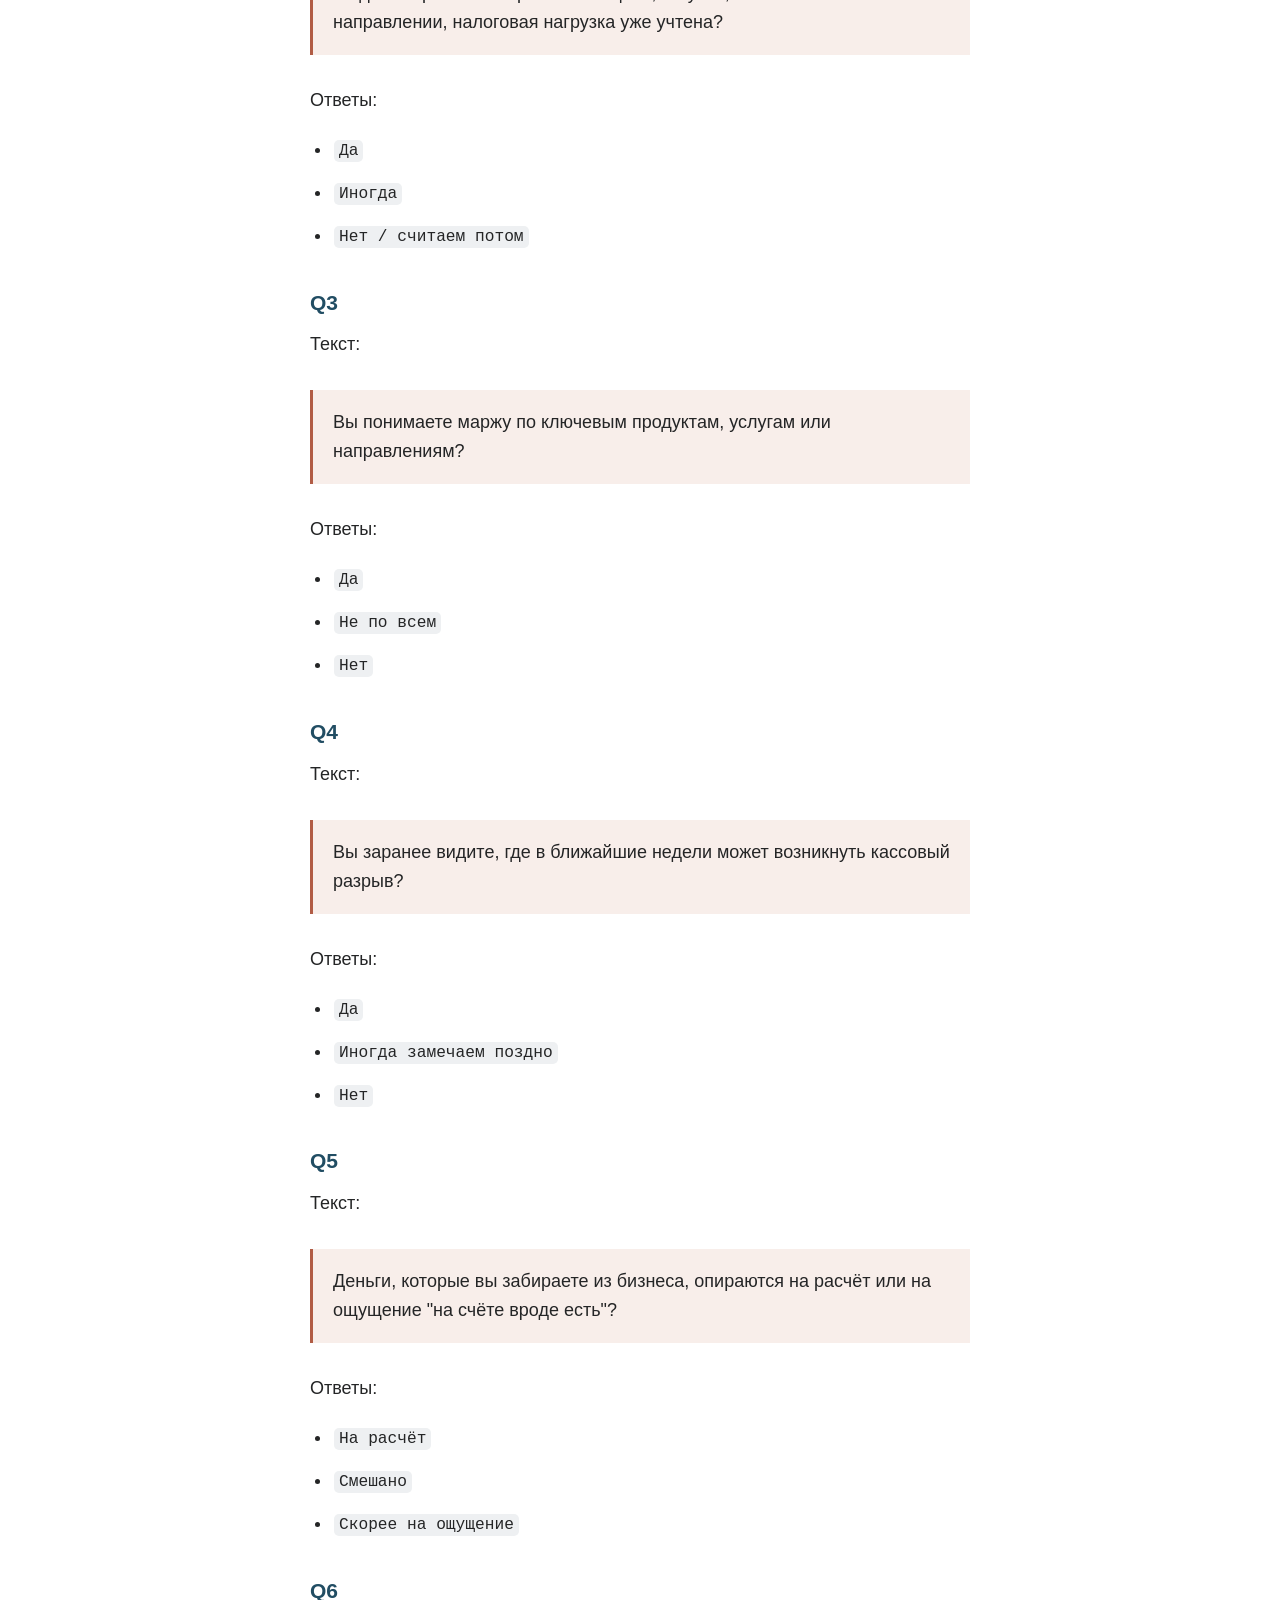
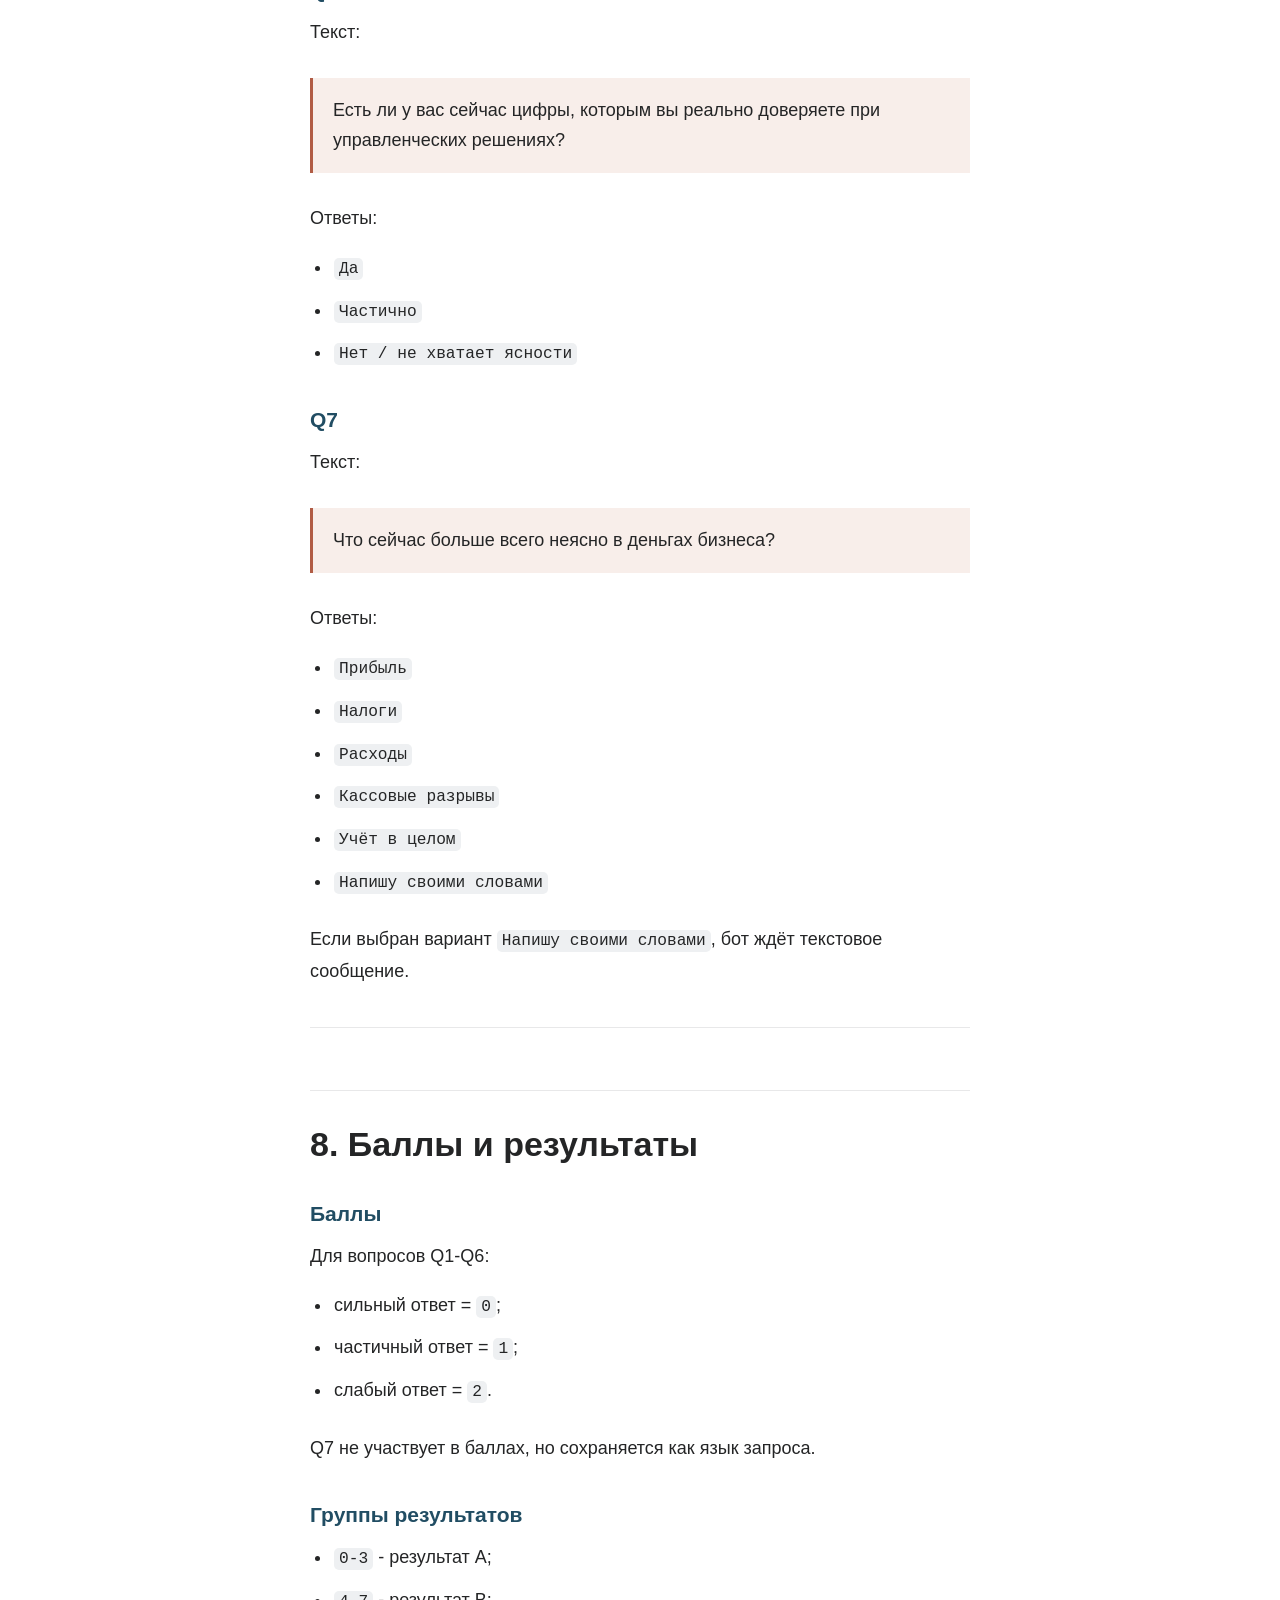
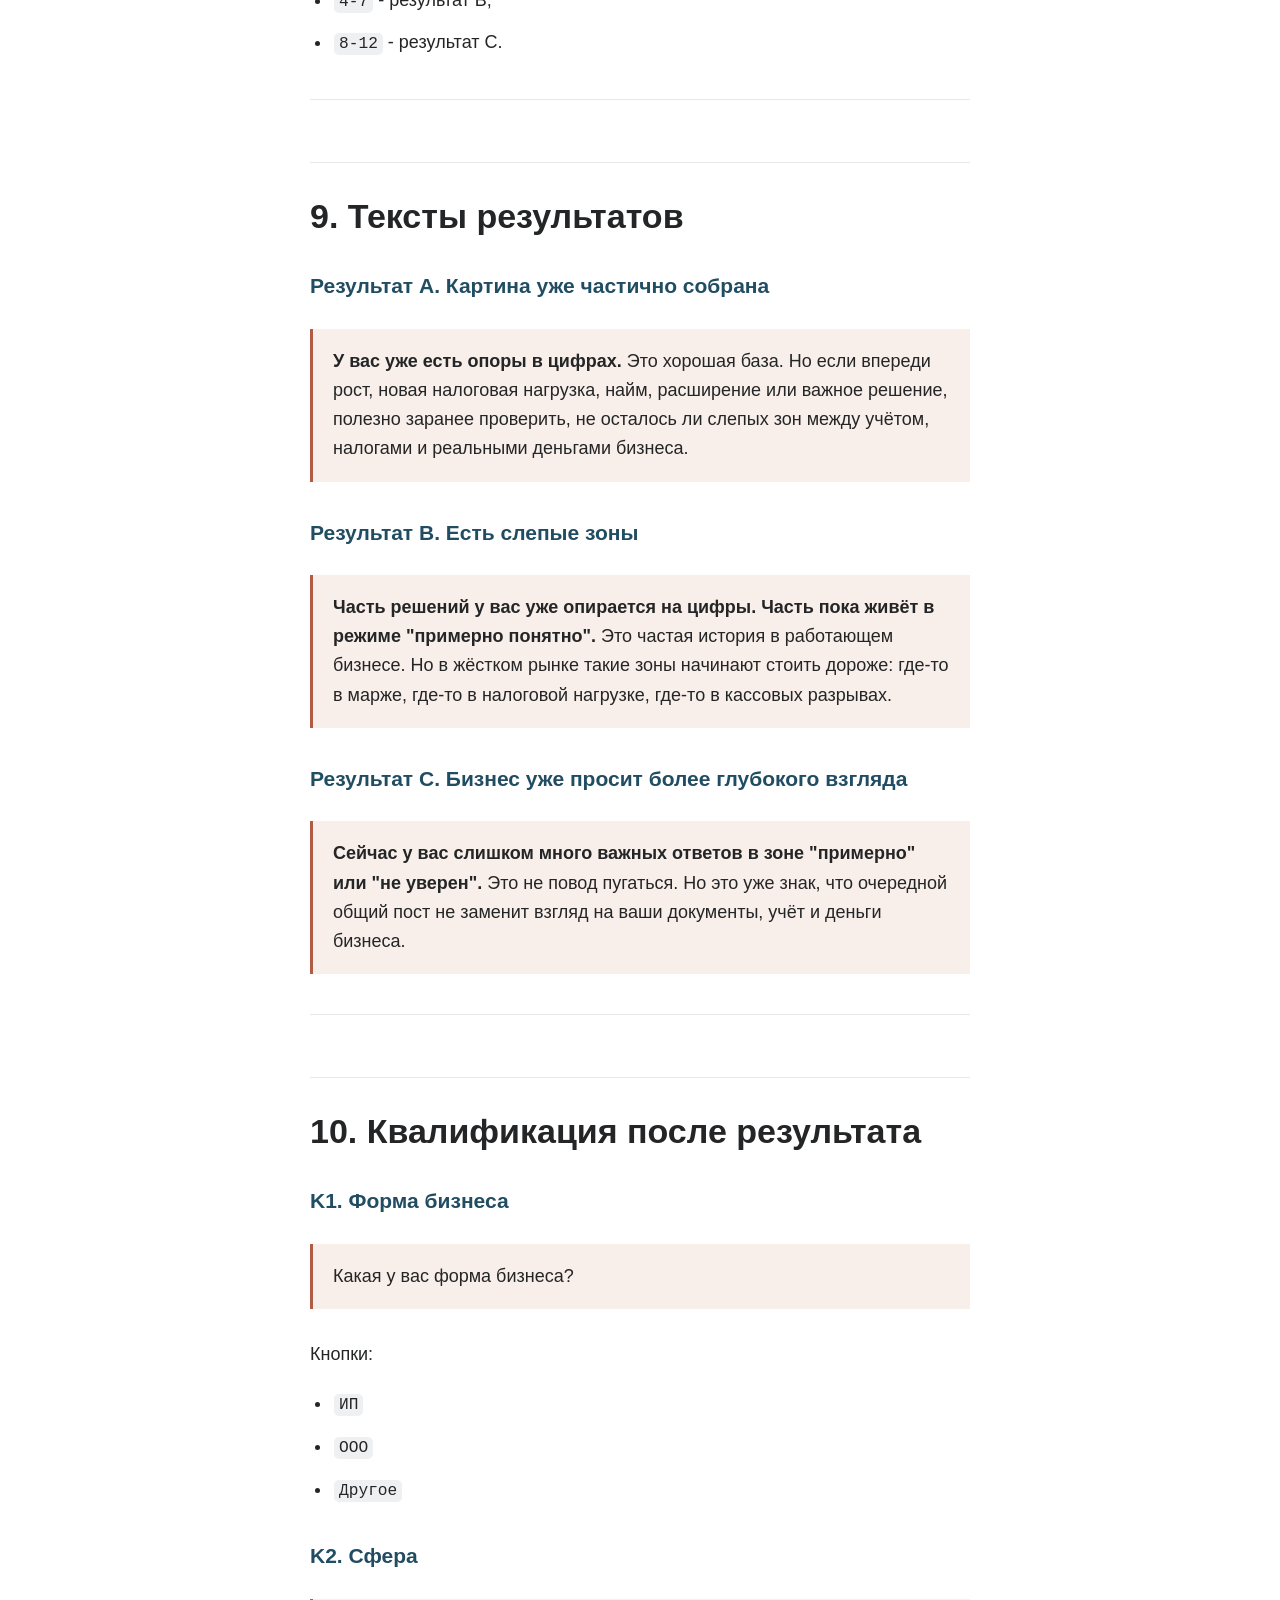
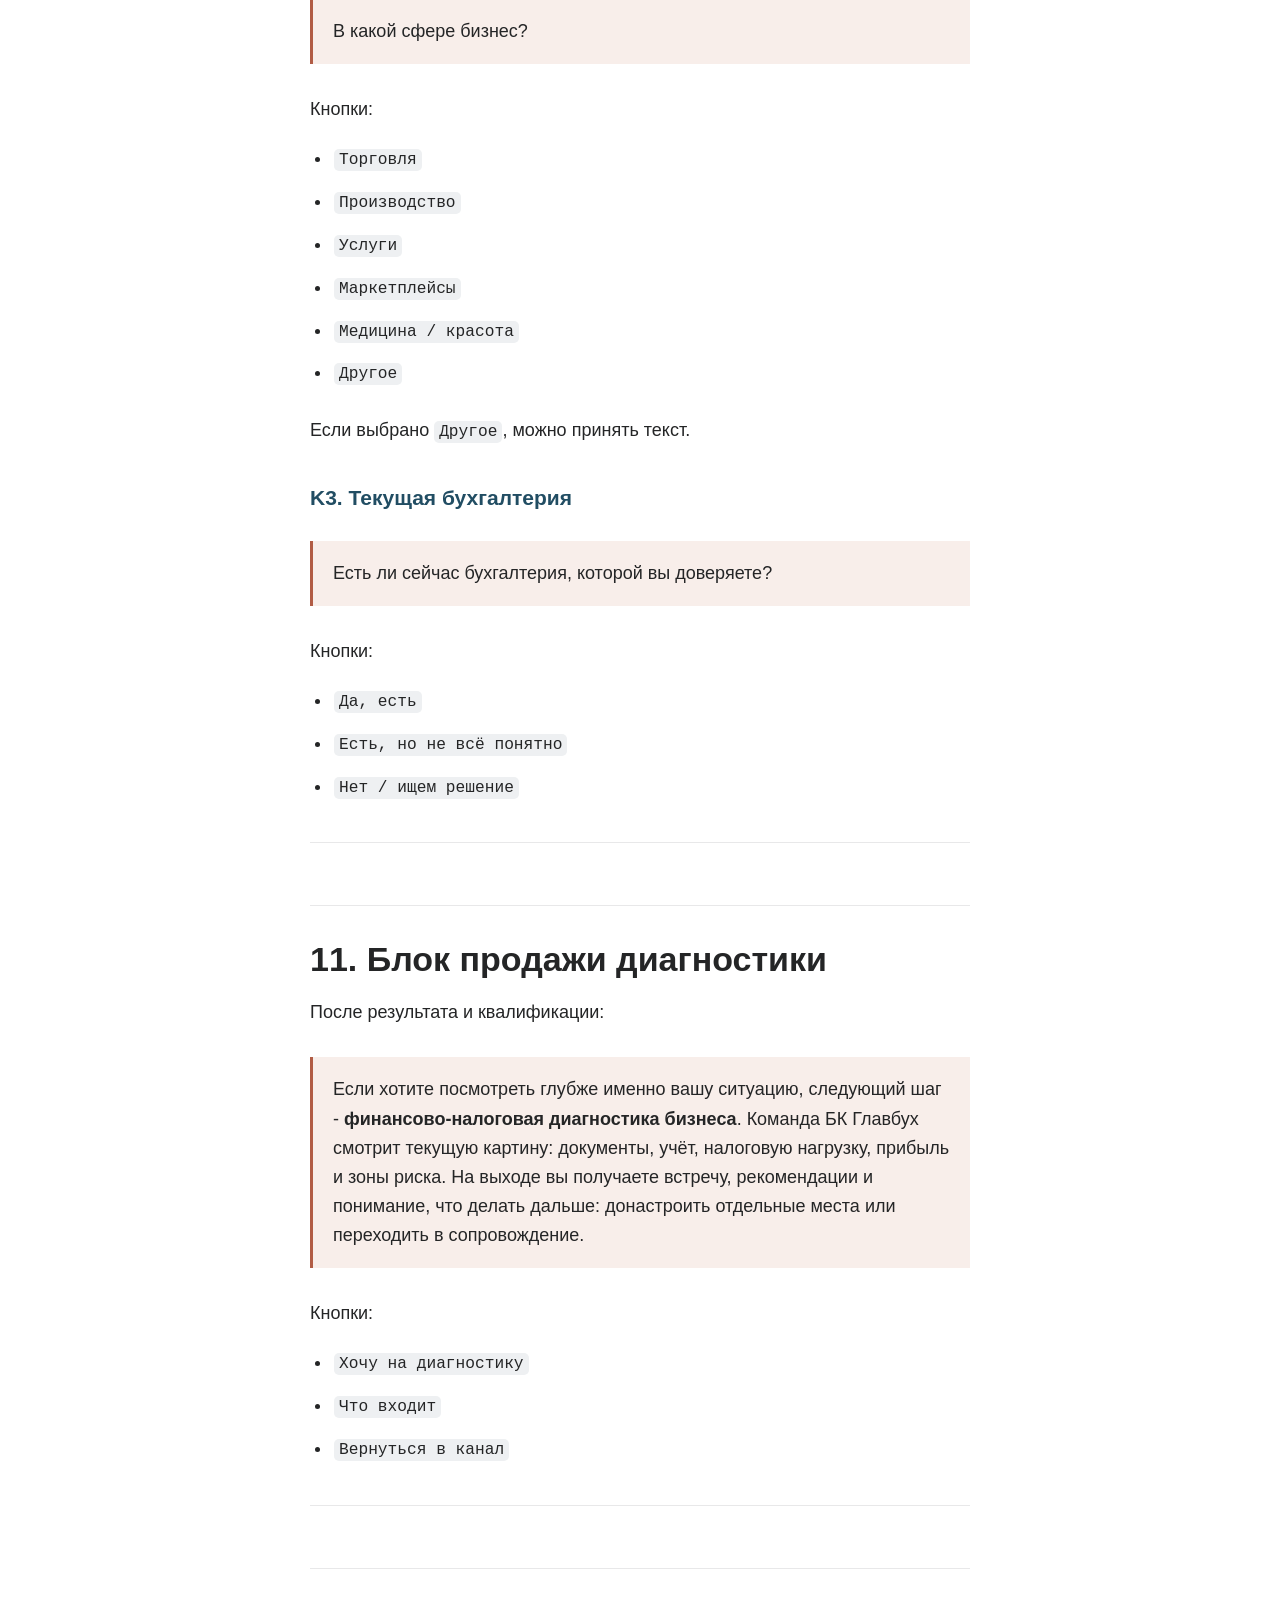
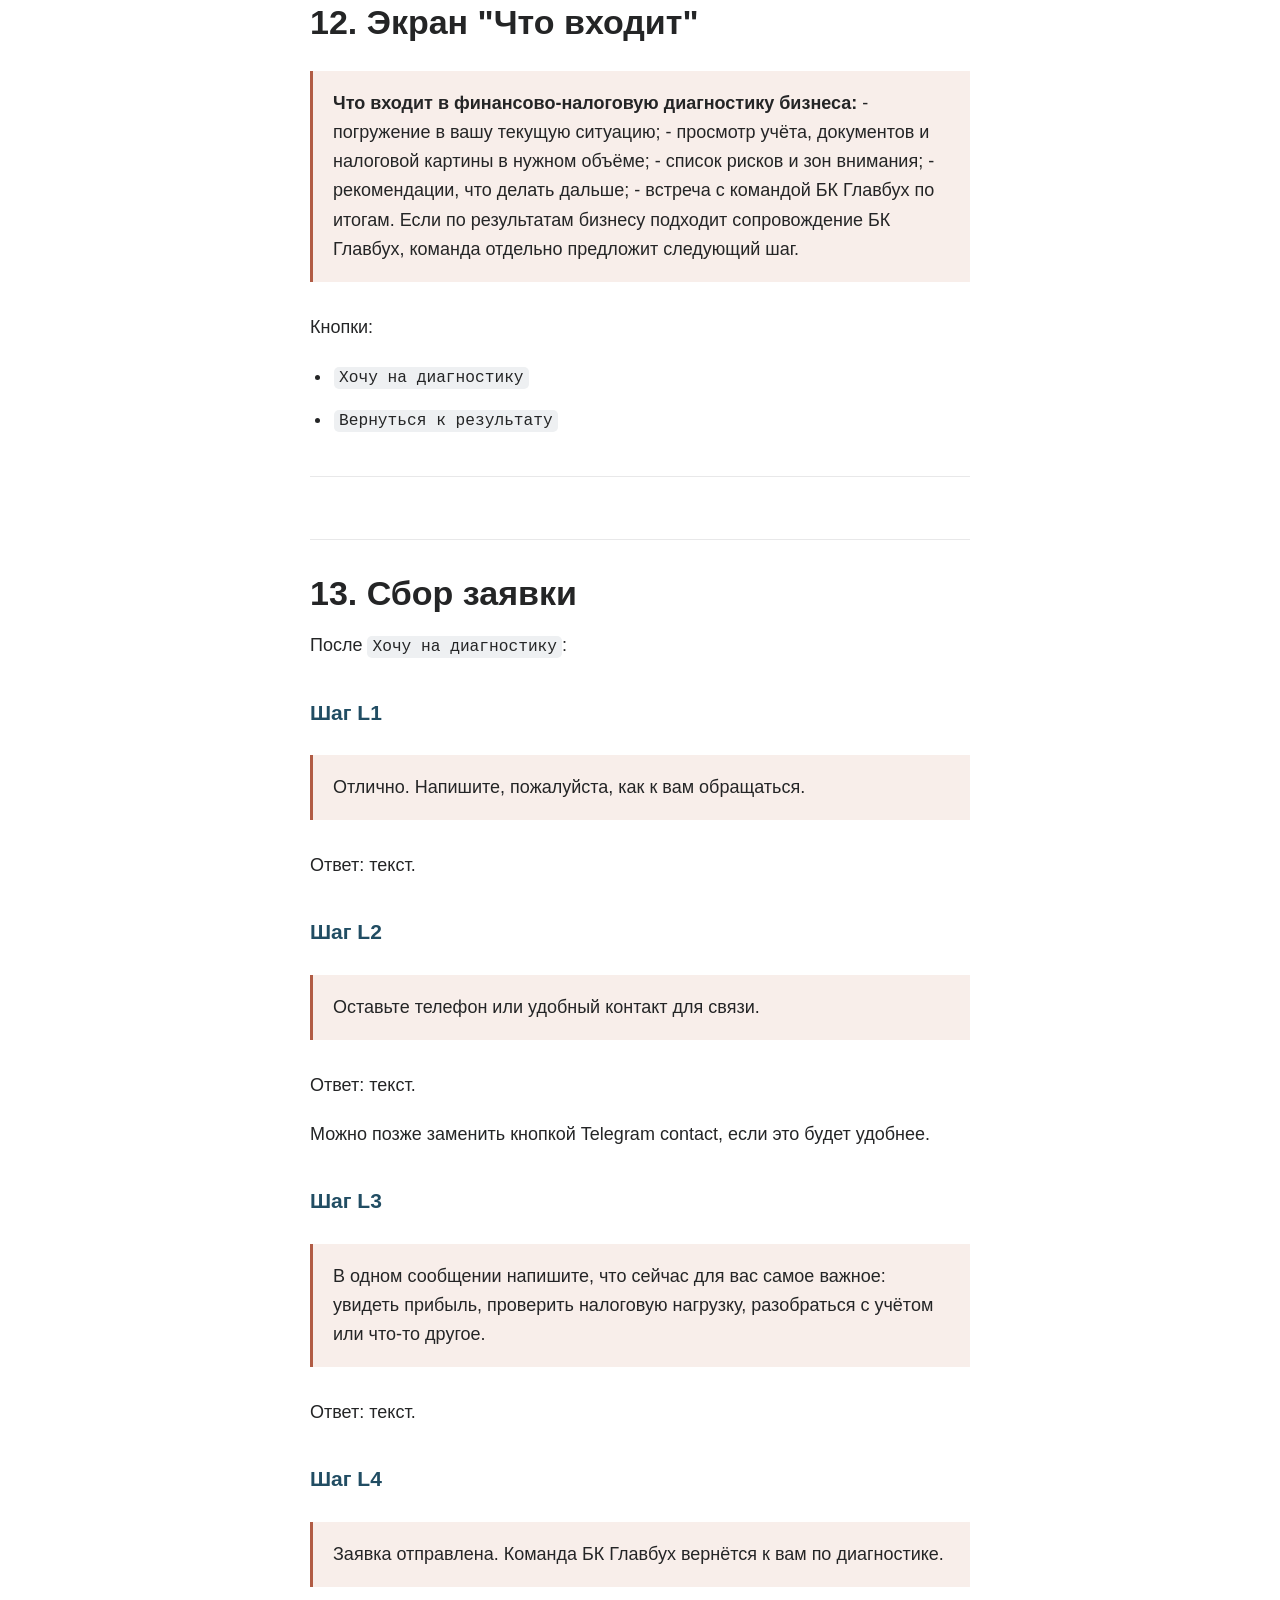
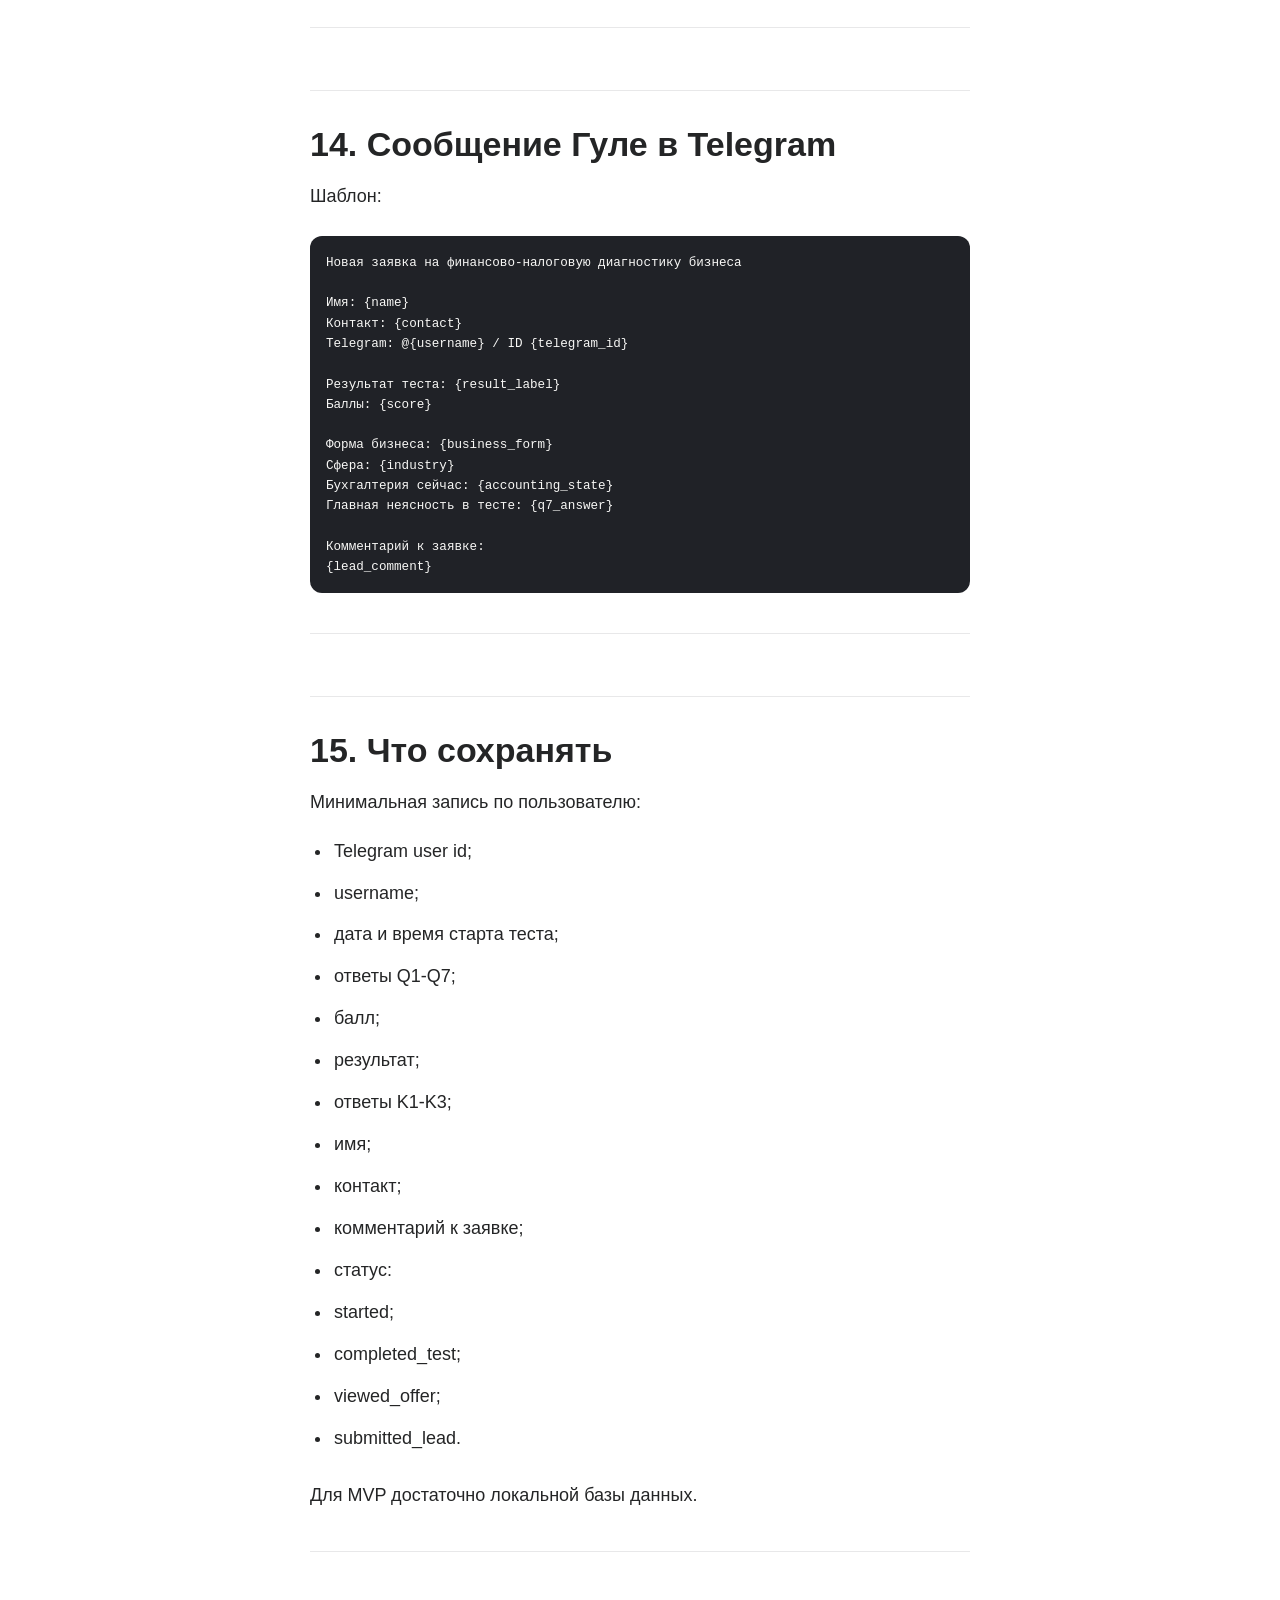
<file: docs/funnel-bot-brief.html>
<!doctype html>
<html lang="ru">
  <head>
    <meta charset="utf-8">
    <meta name="viewport" content="width=device-width, initial-scale=1">
    <title>Как может работать бот для заявок БК Главбух</title>
    <link rel="stylesheet" href="./mobile-doc.css">
  </head>
  <body>
    <header class="reader-top">
      <a href="../index.html#library">К библиотеке</a>
      <a href="#top">Наверх</a>
    </header>
    <main id="top">
      <section class="cover">
        <p>Идея воронки</p>
        <h1>Как может работать бот для заявок БК Главбух</h1>
        <span>Для следующего этапа</span>
      </section>
      <nav class="toc" aria-label="Оглавление">
        <strong>Оглавление</strong>
        <a class="toc-level-2" href="#1-что-бот-должен-делать">1. Что бот должен делать</a>
<a class="toc-level-2" href="#2-что-бот-не-должен-делать-в-mvp">2. Что бот не должен делать в MVP</a>
<a class="toc-level-2" href="#3-пользовательский-путь">3. Пользовательский путь</a>
<a class="toc-level-2" href="#4-главные-сценарии">4. Главные сценарии</a>
<a class="toc-level-2" href="#5-команды-и-кнопки-mvp">5. Команды и кнопки MVP</a>
<a class="toc-level-2" href="#6-тексты-экранов">6. Тексты экранов</a>
<a class="toc-level-2" href="#7-вопросы-теста">7. Вопросы теста</a>
<a class="toc-level-2" href="#8-баллы-и-результаты">8. Баллы и результаты</a>
<a class="toc-level-2" href="#9-тексты-результатов">9. Тексты результатов</a>
<a class="toc-level-2" href="#10-квалификация-после-результата">10. Квалификация после результата</a>
<a class="toc-level-2" href="#11-блок-продажи-диагностики">11. Блок продажи диагностики</a>
<a class="toc-level-2" href="#12-экран-что-входит">12. Экран &quot;Что входит&quot;</a>
<a class="toc-level-2" href="#13-сбор-заявки">13. Сбор заявки</a>
<a class="toc-level-2" href="#14-сообщение-гуле-в-telegram">14. Сообщение Гуле в Telegram</a>
<a class="toc-level-2" href="#15-что-сохранять">15. Что сохранять</a>
<a class="toc-level-2" href="#16-админские-настройки-mvp">16. Админские настройки MVP</a>
<a class="toc-level-2" href="#17-что-можно-добавить-после-mvp">17. Что можно добавить после MVP</a>
<a class="toc-level-2" href="#18-что-нужно-уточнить-перед-разработкой">18. Что нужно уточнить перед разработкой</a>
      </nav>
      <article class="document">
        <h1 id="telegram-бот-воронки-бк-главбух">Telegram-бот воронки БК Главбух</h1>
<p>Идея: отдельный Telegram-бот для предпринимателей, который проводит тест <strong>&quot;Выручка есть. А прибыль точно есть?&quot;</strong> и приводит подходящих людей в платную услугу <strong>&quot;финансово-налоговая диагностика бизнеса&quot;</strong>.</p>
<hr>
<h2 id="1-что-бот-должен-делать">1. Что бот должен делать</h2>
<p>Бот нужен не как &quot;контентный помощник Гули&quot; и не как чат с бесплатными советами.</p>
<p>Он должен:</p>
<ol>
<li>запускать короткий диагностический тест;</li>
<li>задавать вопросы по деньгам бизнеса;</li>
<li>выдавать один из 3 результатов;</li>
<li>собирать короткую квалификацию;</li>
<li>принимать заявку на диагностику;</li>
<li>отправлять заявку Гуле в Telegram;</li>
<li>сохранять ответы для анализа гипотезы.</li>
</ol>
<hr>
<h2 id="2-что-бот-не-должен-делать-в-mvp">2. Что бот не должен делать в MVP</h2>
<ul>
<li>Не давать персональные налоговые рекомендации по свободному сообщению.</li>
<li>Не обещать точную оценку бизнеса по тесту.</li>
<li>Не превращаться в общего AI-консультанта для аудитории.</li>
<li>Не требовать длинную анкету до результата.</li>
<li>Не продавать обслуживание до того, как человек увидел ценность диагностики.</li>
</ul>
<hr>
<h2 id="3-пользовательский-путь">3. Пользовательский путь</h2>
<pre><code>flowchart TD
    A[&quot;/start&quot;] --&gt; B[&quot;Приветствие и смысл теста&quot;]
    B --&gt; C[&quot;Кнопка: Начать тест&quot;]
    C --&gt; Q[&quot;7 вопросов&quot;]
    Q --&gt; R[&quot;Результат: 1 из 3&quot;]
    R --&gt; K[&quot;Короткая квалификация&quot;]
    K --&gt; CTA[&quot;Кнопки после результата&quot;]
    CTA --&gt; D[&quot;Хочу на диагностику&quot;]
    CTA --&gt; E[&quot;Что входит&quot;]
    CTA --&gt; F[&quot;Вернуться в канал&quot;]
    D --&gt; L[&quot;Сбор контакта и комментария&quot;]
    L --&gt; G[&quot;Заявка Гуле в Telegram&quot;]</code></pre>
<hr>
<h2 id="4-главные-сценарии">4. Главные сценарии</h2>
<h3 id="сценарий-a-человек-проходит-тест-и-оставляет-заявку">Сценарий A. Человек проходит тест и оставляет заявку</h3>
<ol>
<li>Переходит в бот.</li>
<li>Проходит 7 вопросов.</li>
<li>Получает результат.</li>
<li>Отвечает на квалификационные вопросы.</li>
<li>Нажимает <code>Хочу на диагностику</code>.</li>
<li>Пишет комментарий к заявке или подтверждает отправку.</li>
<li>Гуля получает заявку в Telegram.</li>
</ol>
<h3 id="сценарий-b-человек-проходит-тест-но-не-оставляет-заявку">Сценарий B. Человек проходит тест, но не оставляет заявку</h3>
<ol>
<li>Проходит тест.</li>
<li>Получает результат.</li>
<li>Может посмотреть, что входит в диагностику.</li>
<li>Может перейти в Telegram-канал БК Главбух.</li>
<li>Его ответы сохраняются как данные гипотезы.</li>
</ol>
<h3 id="сценарий-c-человек-прерывает-тест">Сценарий C. Человек прерывает тест</h3>
<ol>
<li>Бот сохраняет уже полученные ответы.</li>
<li>При следующем входе можно предложить:</li>
</ol>
<ul>
<li>продолжить тест;</li>
<li>начать сначала.</li>
</ul>
<p>Для первой версии можно упростить:</p>
<blockquote>при повторном <code>/start</code> начинать сначала.</blockquote>
<hr>
<h2 id="5-команды-и-кнопки-mvp">5. Команды и кнопки MVP</h2>
<h3 id="команды">Команды</h3>
<ul>
<li><code>/start</code> - старт теста.</li>
<li><code>/restart</code> - пройти тест заново.</li>
</ul>
<h3 id="основные-кнопки">Основные кнопки</h3>
<ul>
<li><code>Начать тест</code></li>
<li><code>Хочу на диагностику</code></li>
<li><code>Что входит</code></li>
<li><code>Вернуться в канал</code></li>
<li><code>Пройти заново</code></li>
</ul>
<hr>
<h2 id="6-тексты-экранов">6. Тексты экранов</h2>
<h3 id="экран-1-старт">Экран 1. Старт</h3>
<blockquote><strong>Выручка есть. А прибыль точно есть?</strong>  Этот короткий тест для собственников бизнеса. Он поможет увидеть, насколько сейчас ясна ваша картина по деньгам: прибыль, маржа, налоги, кассовые разрывы и решения, которые нельзя принимать на ощущениях.  7 вопросов. Без бухгалтерского экзамена. В конце покажем, где у вас уже есть опора, а где лучше смотреть глубже.</blockquote>
<p>Кнопка:</p>
<blockquote>Начать тест</blockquote>
<h3 id="экран-2-перед-результатом">Экран 2. Перед результатом</h3>
<p>После 7-го вопроса:</p>
<blockquote>Готово. Сейчас покажем, что видно по вашим ответам.</blockquote>
<hr>
<h2 id="7-вопросы-теста">7. Вопросы теста</h2>
<h3 id="q1">Q1</h3>
<p>Текст:</p>
<blockquote>Вы можете назвать чистую прибыль бизнеса за прошлый месяц не &quot;примерно&quot;, а по цифрам?</blockquote>
<p>Ответы:</p>
<ul>
<li><code>Да, вижу по цифрам</code></li>
<li><code>Частично / примерно</code></li>
<li><code>Нет / не уверен(а)</code></li>
</ul>
<h3 id="q2">Q2</h3>
<p>Текст:</p>
<blockquote>Когда вы принимаете решение о цене, закупке, найме или новом направлении, налоговая нагрузка уже учтена?</blockquote>
<p>Ответы:</p>
<ul>
<li><code>Да</code></li>
<li><code>Иногда</code></li>
<li><code>Нет / считаем потом</code></li>
</ul>
<h3 id="q3">Q3</h3>
<p>Текст:</p>
<blockquote>Вы понимаете маржу по ключевым продуктам, услугам или направлениям?</blockquote>
<p>Ответы:</p>
<ul>
<li><code>Да</code></li>
<li><code>Не по всем</code></li>
<li><code>Нет</code></li>
</ul>
<h3 id="q4">Q4</h3>
<p>Текст:</p>
<blockquote>Вы заранее видите, где в ближайшие недели может возникнуть кассовый разрыв?</blockquote>
<p>Ответы:</p>
<ul>
<li><code>Да</code></li>
<li><code>Иногда замечаем поздно</code></li>
<li><code>Нет</code></li>
</ul>
<h3 id="q5">Q5</h3>
<p>Текст:</p>
<blockquote>Деньги, которые вы забираете из бизнеса, опираются на расчёт или на ощущение &quot;на счёте вроде есть&quot;?</blockquote>
<p>Ответы:</p>
<ul>
<li><code>На расчёт</code></li>
<li><code>Смешано</code></li>
<li><code>Скорее на ощущение</code></li>
</ul>
<h3 id="q6">Q6</h3>
<p>Текст:</p>
<blockquote>Есть ли у вас сейчас цифры, которым вы реально доверяете при управленческих решениях?</blockquote>
<p>Ответы:</p>
<ul>
<li><code>Да</code></li>
<li><code>Частично</code></li>
<li><code>Нет / не хватает ясности</code></li>
</ul>
<h3 id="q7">Q7</h3>
<p>Текст:</p>
<blockquote>Что сейчас больше всего неясно в деньгах бизнеса?</blockquote>
<p>Ответы:</p>
<ul>
<li><code>Прибыль</code></li>
<li><code>Налоги</code></li>
<li><code>Расходы</code></li>
<li><code>Кассовые разрывы</code></li>
<li><code>Учёт в целом</code></li>
<li><code>Напишу своими словами</code></li>
</ul>
<p>Если выбран вариант <code>Напишу своими словами</code>, бот ждёт текстовое сообщение.</p>
<hr>
<h2 id="8-баллы-и-результаты">8. Баллы и результаты</h2>
<h3 id="баллы">Баллы</h3>
<p>Для вопросов Q1-Q6:</p>
<ul>
<li>сильный ответ = <code>0</code>;</li>
<li>частичный ответ = <code>1</code>;</li>
<li>слабый ответ = <code>2</code>.</li>
</ul>
<p>Q7 не участвует в баллах, но сохраняется как язык запроса.</p>
<h3 id="группы-результатов">Группы результатов</h3>
<ul>
<li><code>0-3</code> - результат A;</li>
<li><code>4-7</code> - результат B;</li>
<li><code>8-12</code> - результат C.</li>
</ul>
<hr>
<h2 id="9-тексты-результатов">9. Тексты результатов</h2>
<h3 id="результат-a-картина-уже-частично-собрана">Результат A. Картина уже частично собрана</h3>
<blockquote><strong>У вас уже есть опоры в цифрах.</strong>  Это хорошая база. Но если впереди рост, новая налоговая нагрузка, найм, расширение или важное решение, полезно заранее проверить, не осталось ли слепых зон между учётом, налогами и реальными деньгами бизнеса.</blockquote>
<h3 id="результат-b-есть-слепые-зоны">Результат B. Есть слепые зоны</h3>
<blockquote><strong>Часть решений у вас уже опирается на цифры. Часть пока живёт в режиме &quot;примерно понятно&quot;.</strong>  Это частая история в работающем бизнесе. Но в жёстком рынке такие зоны начинают стоить дороже: где-то в марже, где-то в налоговой нагрузке, где-то в кассовых разрывах.</blockquote>
<h3 id="результат-c-бизнес-уже-просит-более-глубокого-взгляда">Результат C. Бизнес уже просит более глубокого взгляда</h3>
<blockquote><strong>Сейчас у вас слишком много важных ответов в зоне &quot;примерно&quot; или &quot;не уверен&quot;.</strong>  Это не повод пугаться. Но это уже знак, что очередной общий пост не заменит взгляд на ваши документы, учёт и деньги бизнеса.</blockquote>
<hr>
<h2 id="10-квалификация-после-результата">10. Квалификация после результата</h2>
<h3 id="k1-форма-бизнеса">K1. Форма бизнеса</h3>
<blockquote>Какая у вас форма бизнеса?</blockquote>
<p>Кнопки:</p>
<ul>
<li><code>ИП</code></li>
<li><code>ООО</code></li>
<li><code>Другое</code></li>
</ul>
<h3 id="k2-сфера">K2. Сфера</h3>
<blockquote>В какой сфере бизнес?</blockquote>
<p>Кнопки:</p>
<ul>
<li><code>Торговля</code></li>
<li><code>Производство</code></li>
<li><code>Услуги</code></li>
<li><code>Маркетплейсы</code></li>
<li><code>Медицина / красота</code></li>
<li><code>Другое</code></li>
</ul>
<p>Если выбрано <code>Другое</code>, можно принять текст.</p>
<h3 id="k3-текущая-бухгалтерия">K3. Текущая бухгалтерия</h3>
<blockquote>Есть ли сейчас бухгалтерия, которой вы доверяете?</blockquote>
<p>Кнопки:</p>
<ul>
<li><code>Да, есть</code></li>
<li><code>Есть, но не всё понятно</code></li>
<li><code>Нет / ищем решение</code></li>
</ul>
<hr>
<h2 id="11-блок-продажи-диагностики">11. Блок продажи диагностики</h2>
<p>После результата и квалификации:</p>
<blockquote>Если хотите посмотреть глубже именно вашу ситуацию, следующий шаг - <strong>финансово-налоговая диагностика бизнеса</strong>.  Команда БК Главбух смотрит текущую картину: документы, учёт, налоговую нагрузку, прибыль и зоны риска. На выходе вы получаете встречу, рекомендации и понимание, что делать дальше: донастроить отдельные места или переходить в сопровождение.</blockquote>
<p>Кнопки:</p>
<ul>
<li><code>Хочу на диагностику</code></li>
<li><code>Что входит</code></li>
<li><code>Вернуться в канал</code></li>
</ul>
<hr>
<h2 id="12-экран-что-входит">12. Экран &quot;Что входит&quot;</h2>
<blockquote><strong>Что входит в финансово-налоговую диагностику бизнеса:</strong>  - погружение в вашу текущую ситуацию; - просмотр учёта, документов и налоговой картины в нужном объёме; - список рисков и зон внимания; - рекомендации, что делать дальше; - встреча с командой БК Главбух по итогам.  Если по результатам бизнесу подходит сопровождение БК Главбух, команда отдельно предложит следующий шаг.</blockquote>
<p>Кнопки:</p>
<ul>
<li><code>Хочу на диагностику</code></li>
<li><code>Вернуться к результату</code></li>
</ul>
<hr>
<h2 id="13-сбор-заявки">13. Сбор заявки</h2>
<p>После <code>Хочу на диагностику</code>:</p>
<h3 id="шаг-l1">Шаг L1</h3>
<blockquote>Отлично. Напишите, пожалуйста, как к вам обращаться.</blockquote>
<p>Ответ: текст.</p>
<h3 id="шаг-l2">Шаг L2</h3>
<blockquote>Оставьте телефон или удобный контакт для связи.</blockquote>
<p>Ответ: текст.</p>
<p>Можно позже заменить кнопкой Telegram contact, если это будет удобнее.</p>
<h3 id="шаг-l3">Шаг L3</h3>
<blockquote>В одном сообщении напишите, что сейчас для вас самое важное: увидеть прибыль, проверить налоговую нагрузку, разобраться с учётом или что-то другое.</blockquote>
<p>Ответ: текст.</p>
<h3 id="шаг-l4">Шаг L4</h3>
<blockquote>Заявка отправлена. Команда БК Главбух вернётся к вам по диагностике.</blockquote>
<hr>
<h2 id="14-сообщение-гуле-в-telegram">14. Сообщение Гуле в Telegram</h2>
<p>Шаблон:</p>
<pre><code>Новая заявка на финансово-налоговую диагностику бизнеса

Имя: {name}
Контакт: {contact}
Telegram: @{username} / ID {telegram_id}

Результат теста: {result_label}
Баллы: {score}

Форма бизнеса: {business_form}
Сфера: {industry}
Бухгалтерия сейчас: {accounting_state}
Главная неясность в тесте: {q7_answer}

Комментарий к заявке:
{lead_comment}</code></pre>
<hr>
<h2 id="15-что-сохранять">15. Что сохранять</h2>
<p>Минимальная запись по пользователю:</p>
<ul>
<li>Telegram user id;</li>
<li>username;</li>
<li>дата и время старта теста;</li>
<li>ответы Q1-Q7;</li>
<li>балл;</li>
<li>результат;</li>
<li>ответы K1-K3;</li>
<li>имя;</li>
<li>контакт;</li>
<li>комментарий к заявке;</li>
<li>статус:</li>
<li>started;</li>
<li>completed_test;</li>
<li>viewed_offer;</li>
<li>submitted_lead.</li>
</ul>
<p>Для MVP достаточно локальной базы данных.</p>
<hr>
<h2 id="16-админские-настройки-mvp">16. Админские настройки MVP</h2>
<p>Нужны в конфиге:</p>
<ul>
<li><code>BOT_TOKEN</code>;</li>
<li><code>GULIA_TELEGRAM_CHAT_ID</code>;</li>
<li>ссылка на Telegram-канал БК Главбух;</li>
<li>рабочее название услуги;</li>
<li>цена, когда будет подтверждена;</li>
<li>тексты основных экранов.</li>
</ul>
<hr>
<h2 id="17-что-можно-добавить-после-mvp">17. Что можно добавить после MVP</h2>
<ul>
<li>несколько гипотез/тестов в одном боте;</li>
<li>аналитика конверсий по шагам;</li>
<li>кнопка &quot;получить памятку после теста&quot;;</li>
<li>автосообщение тем, кто прошёл тест, но не оставил заявку;</li>
<li>выгрузка лидов в Google Sheets;</li>
<li>AI-суммаризация открытых ответов для Гули;</li>
<li>отдельная ветка для текущих клиентов.</li>
</ul>
<hr>
<h2 id="18-что-нужно-уточнить-перед-разработкой">18. Что нужно уточнить перед разработкой</h2>
<ol>
<li>Название и username нового бота.</li>
<li>Точный Telegram-аккаунт Гули, куда слать заявки.</li>
<li>Нужна ли сразу цена в боте или пока без цены.</li>
<li>Ссылка на Telegram-канал БК Главбух для кнопки <code>Вернуться в канал</code>.</li>
<li>Где запускать MVP:</li>
</ol>
<ul>
<li>временно на ноутбуке Ирины;</li>
<li>сразу на хостинге;</li>
<li>сначала локально, потом перенос.</li>
</ul>
      </article>
    </main>
  </body>
</html>
</file>
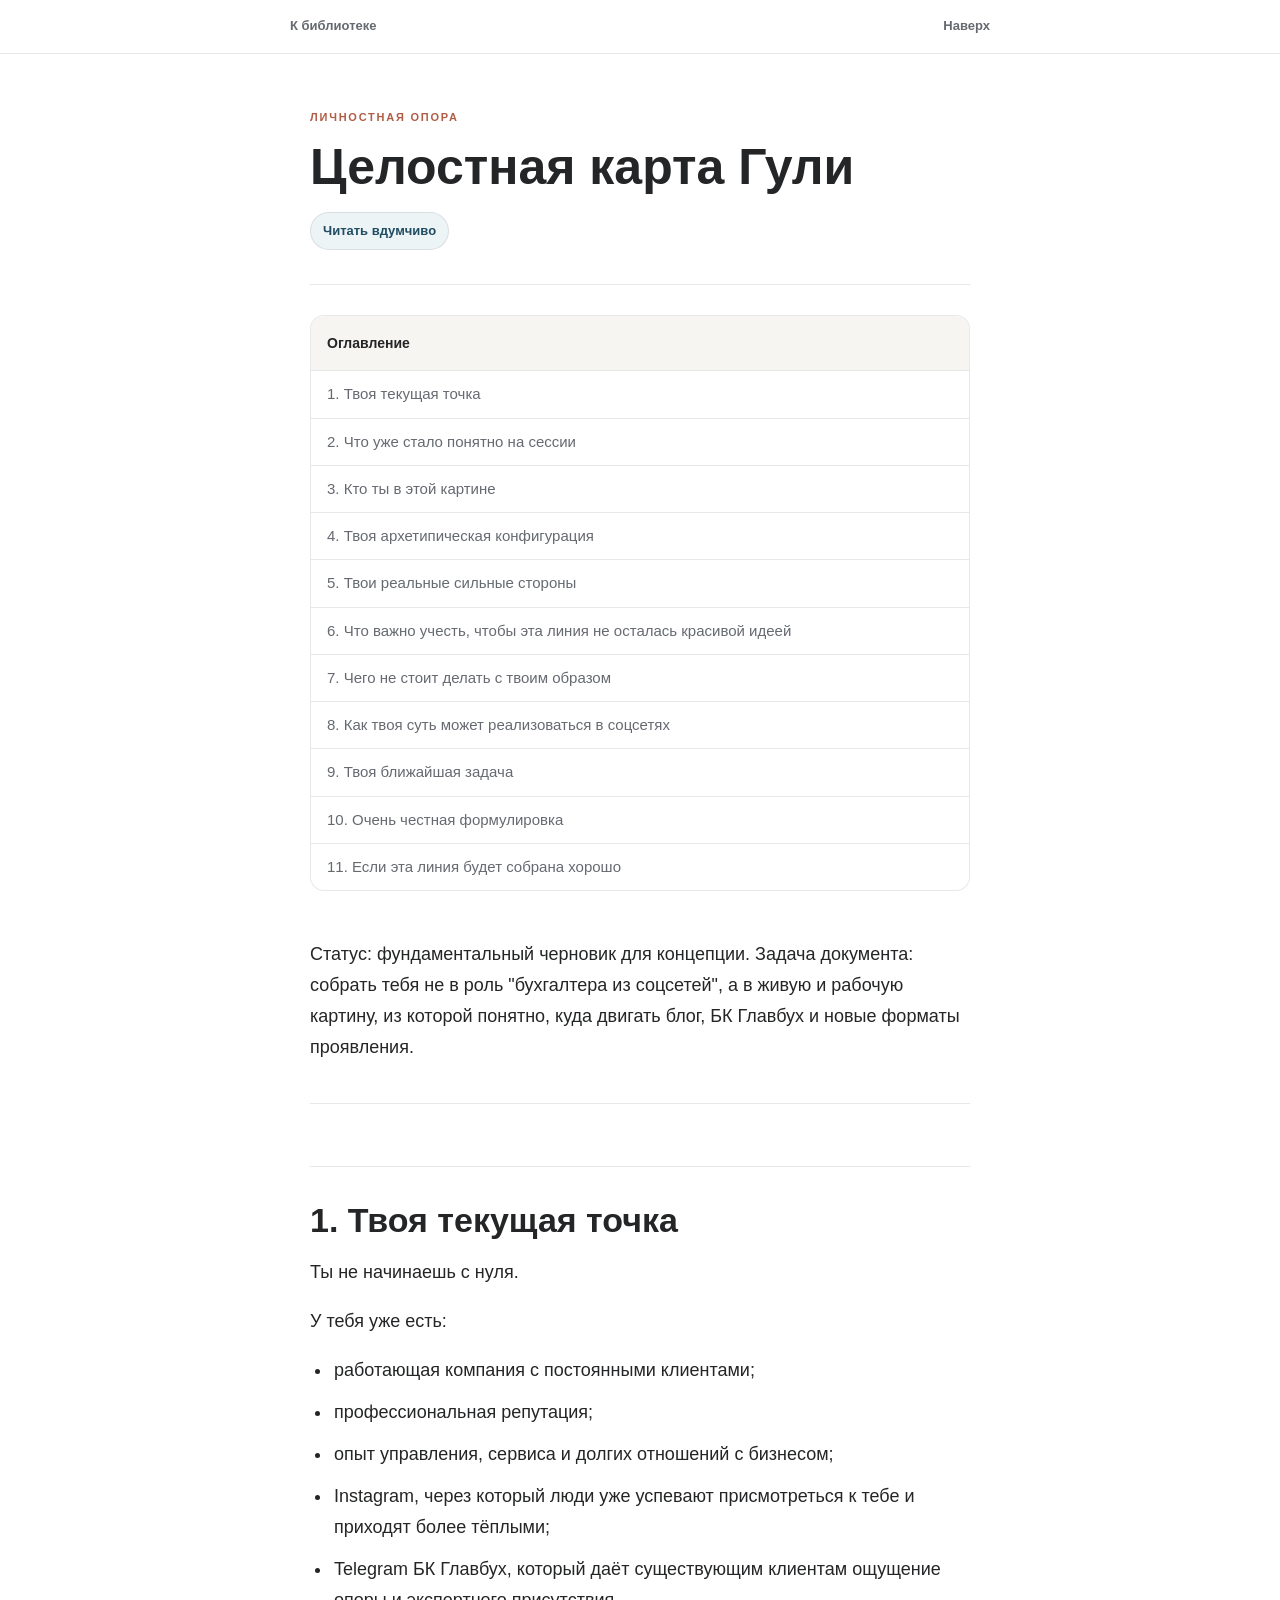
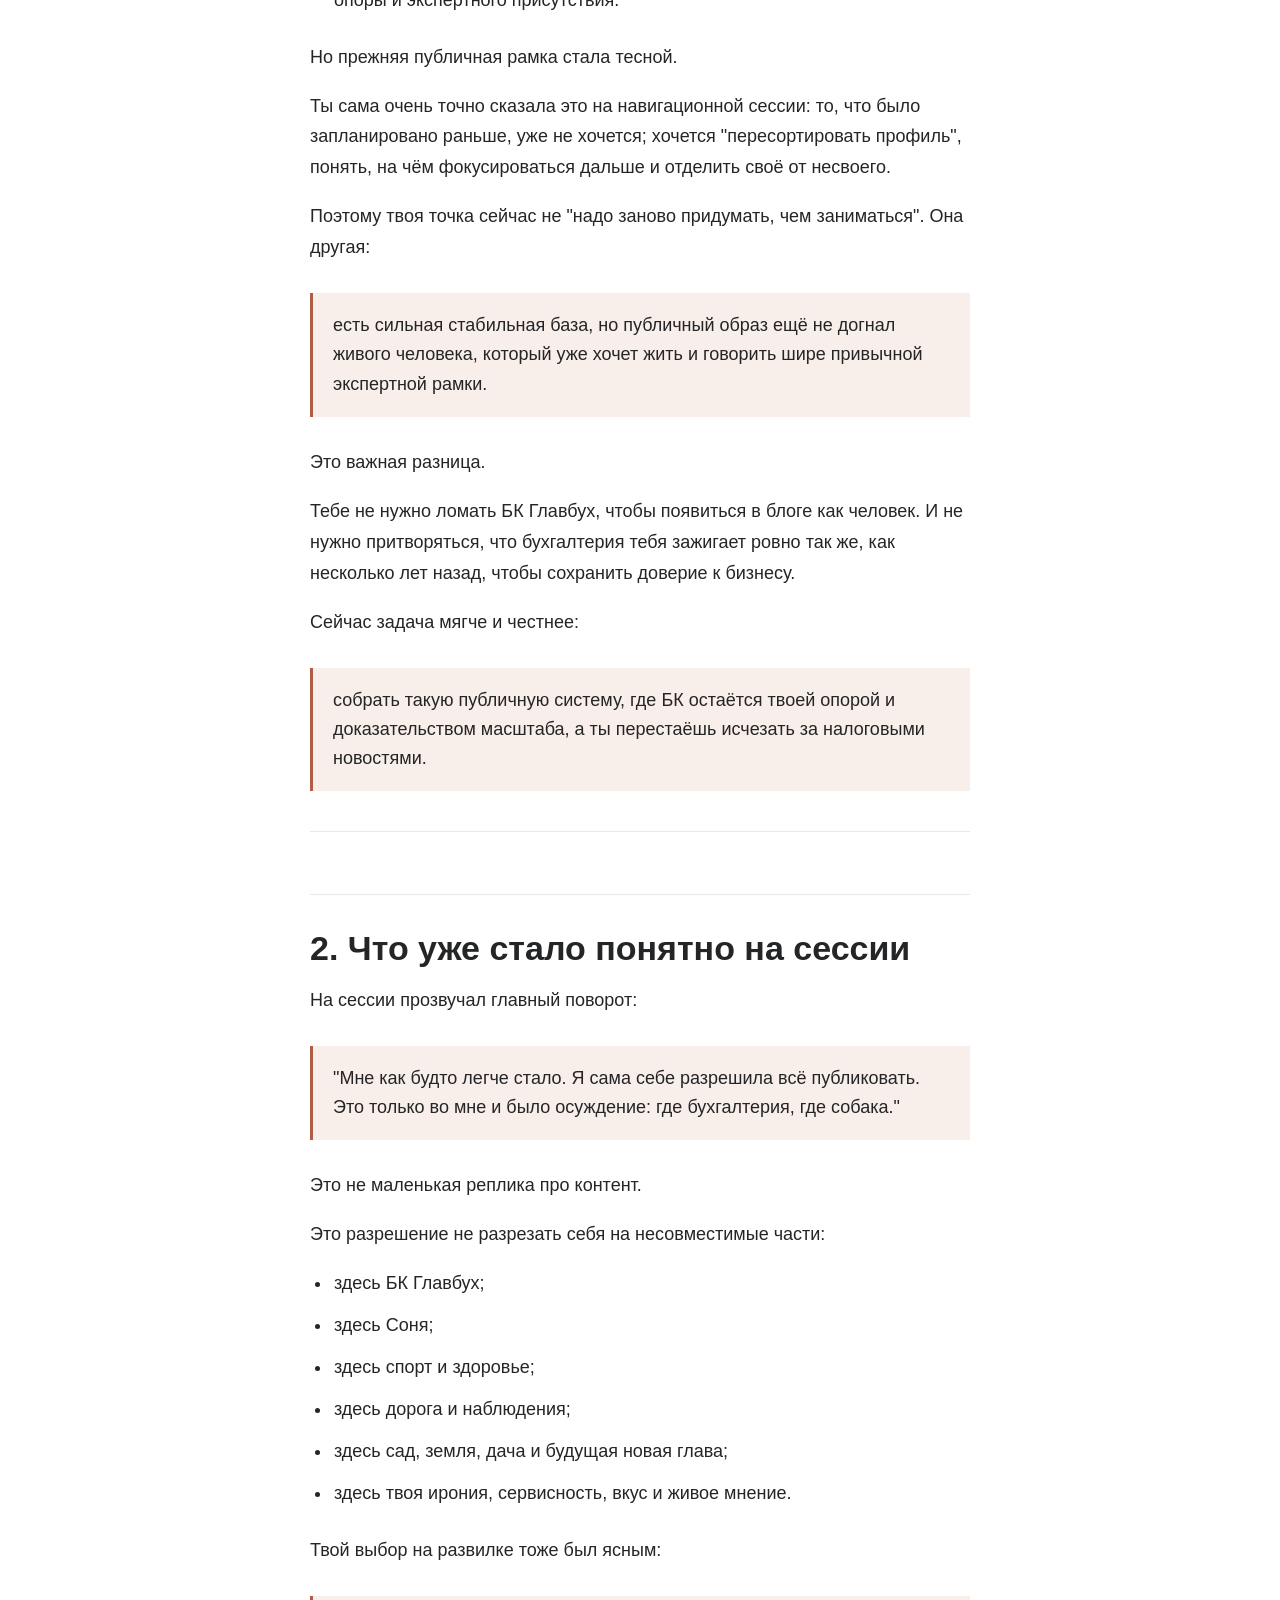
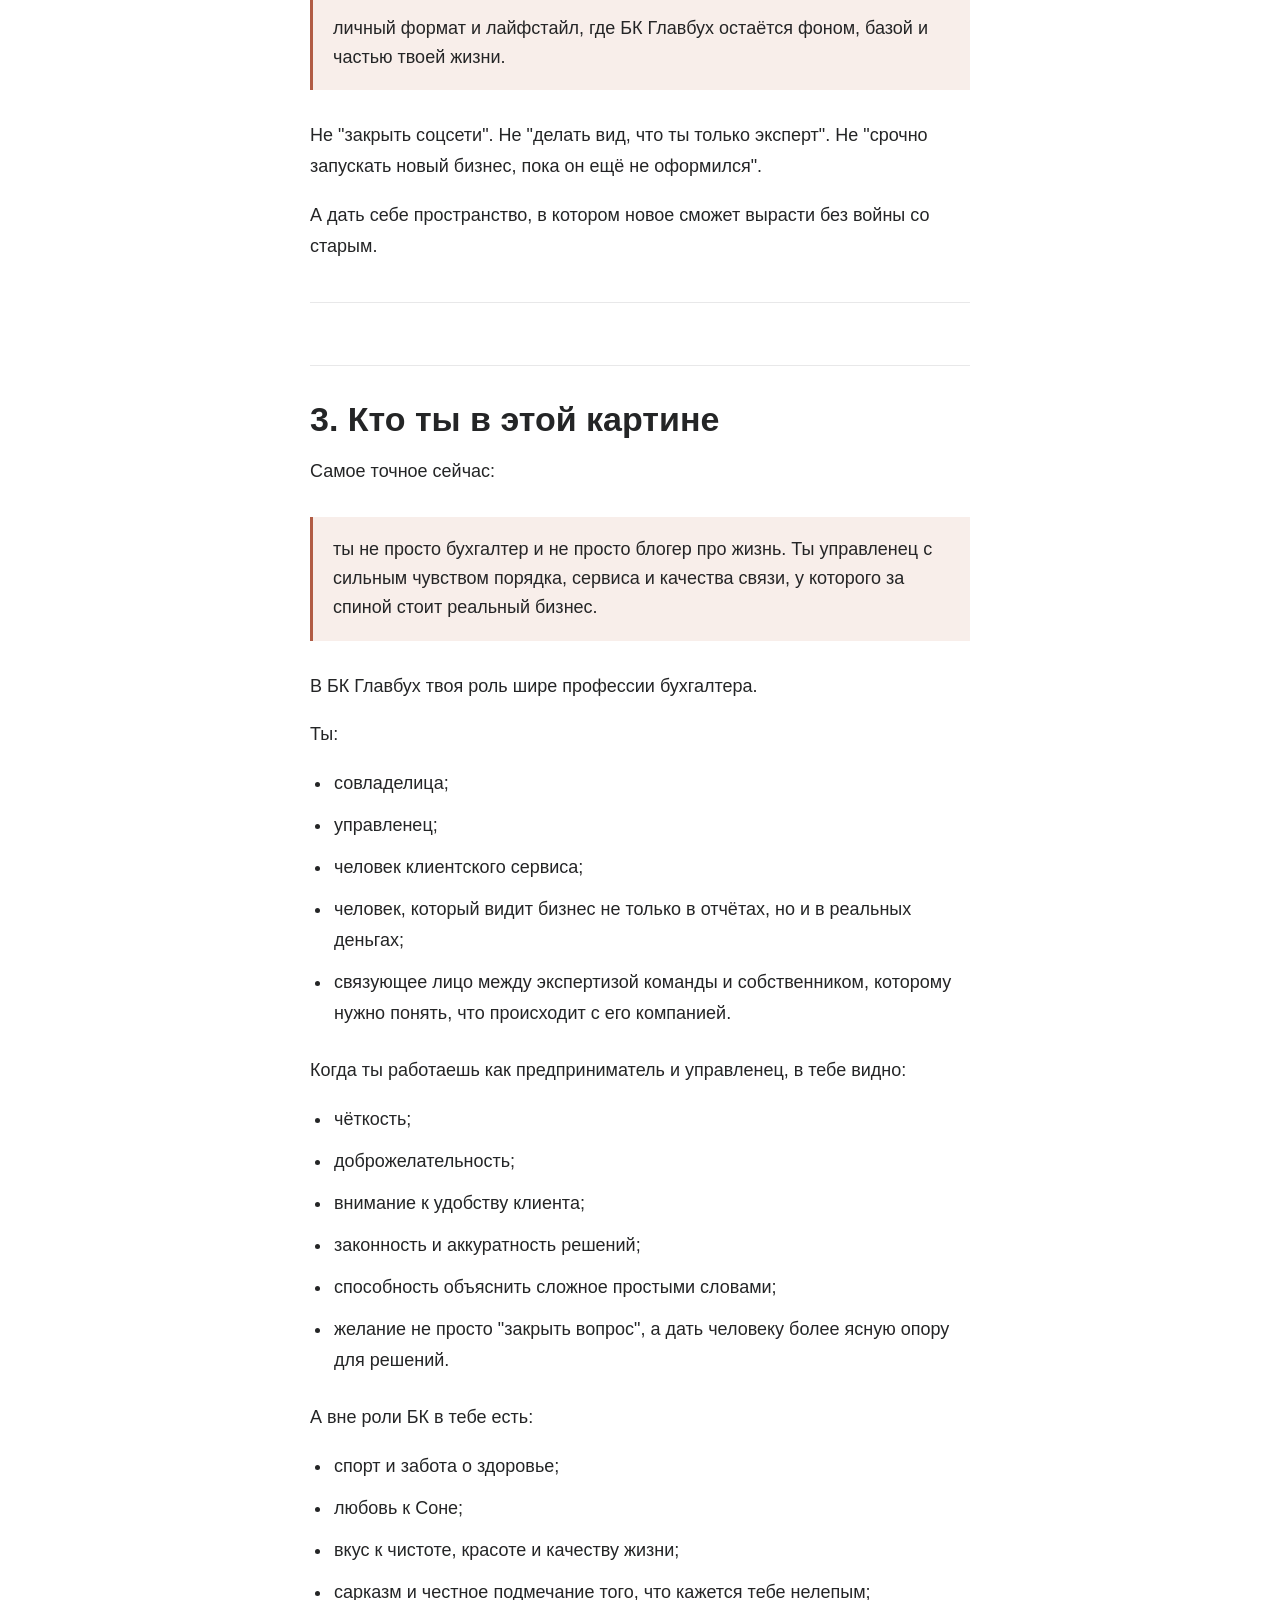
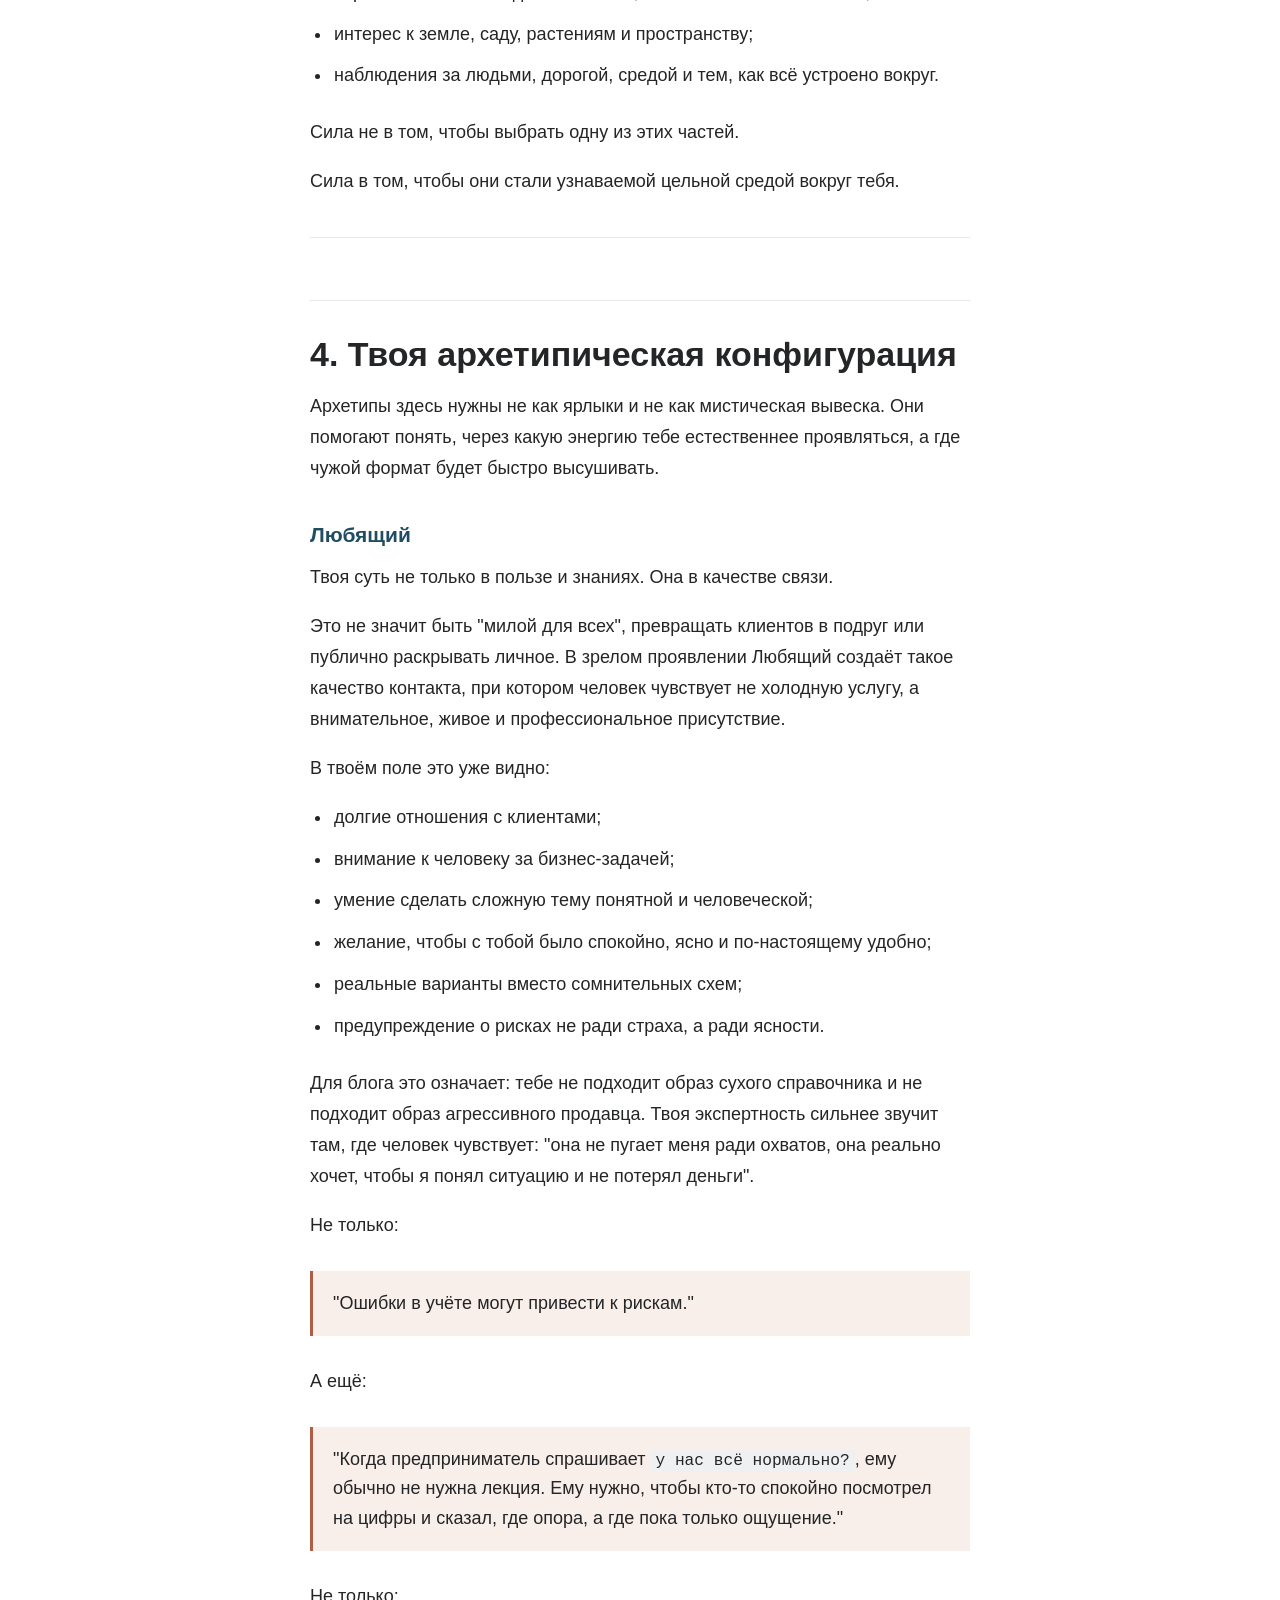
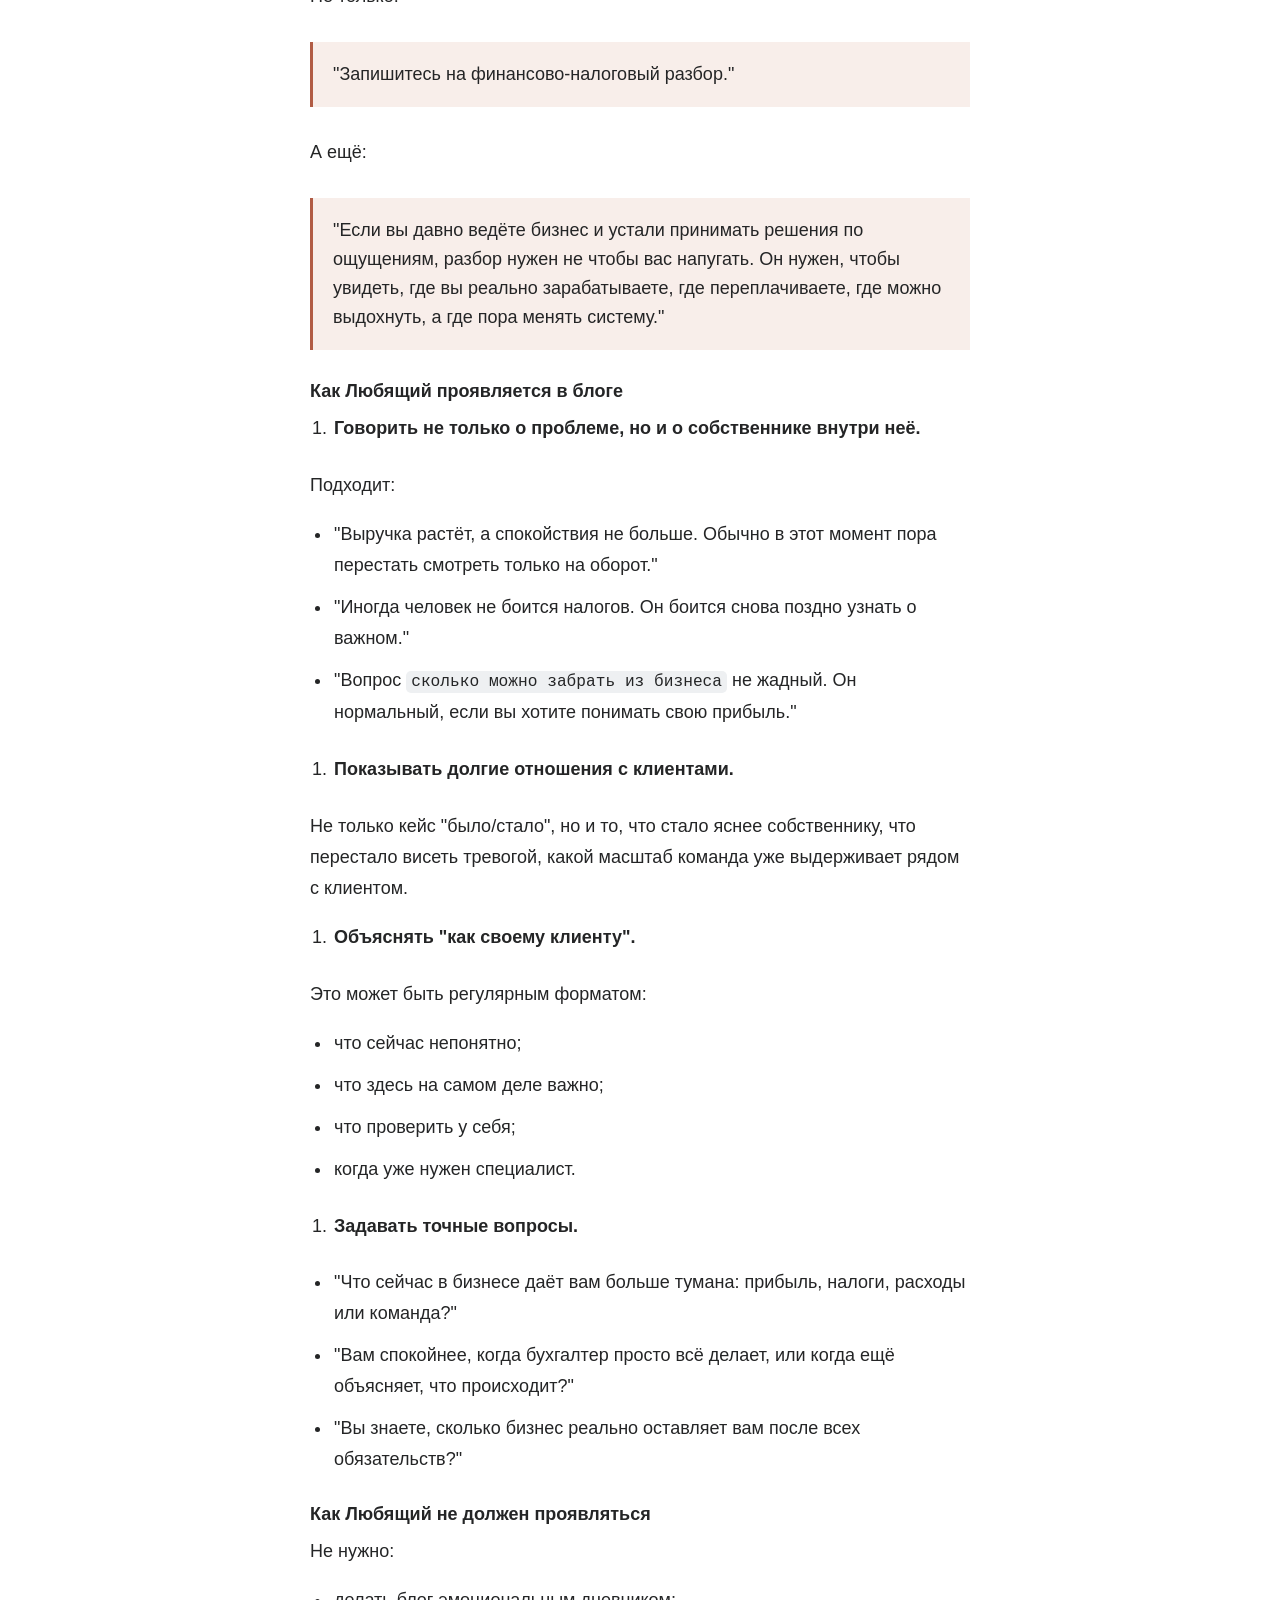
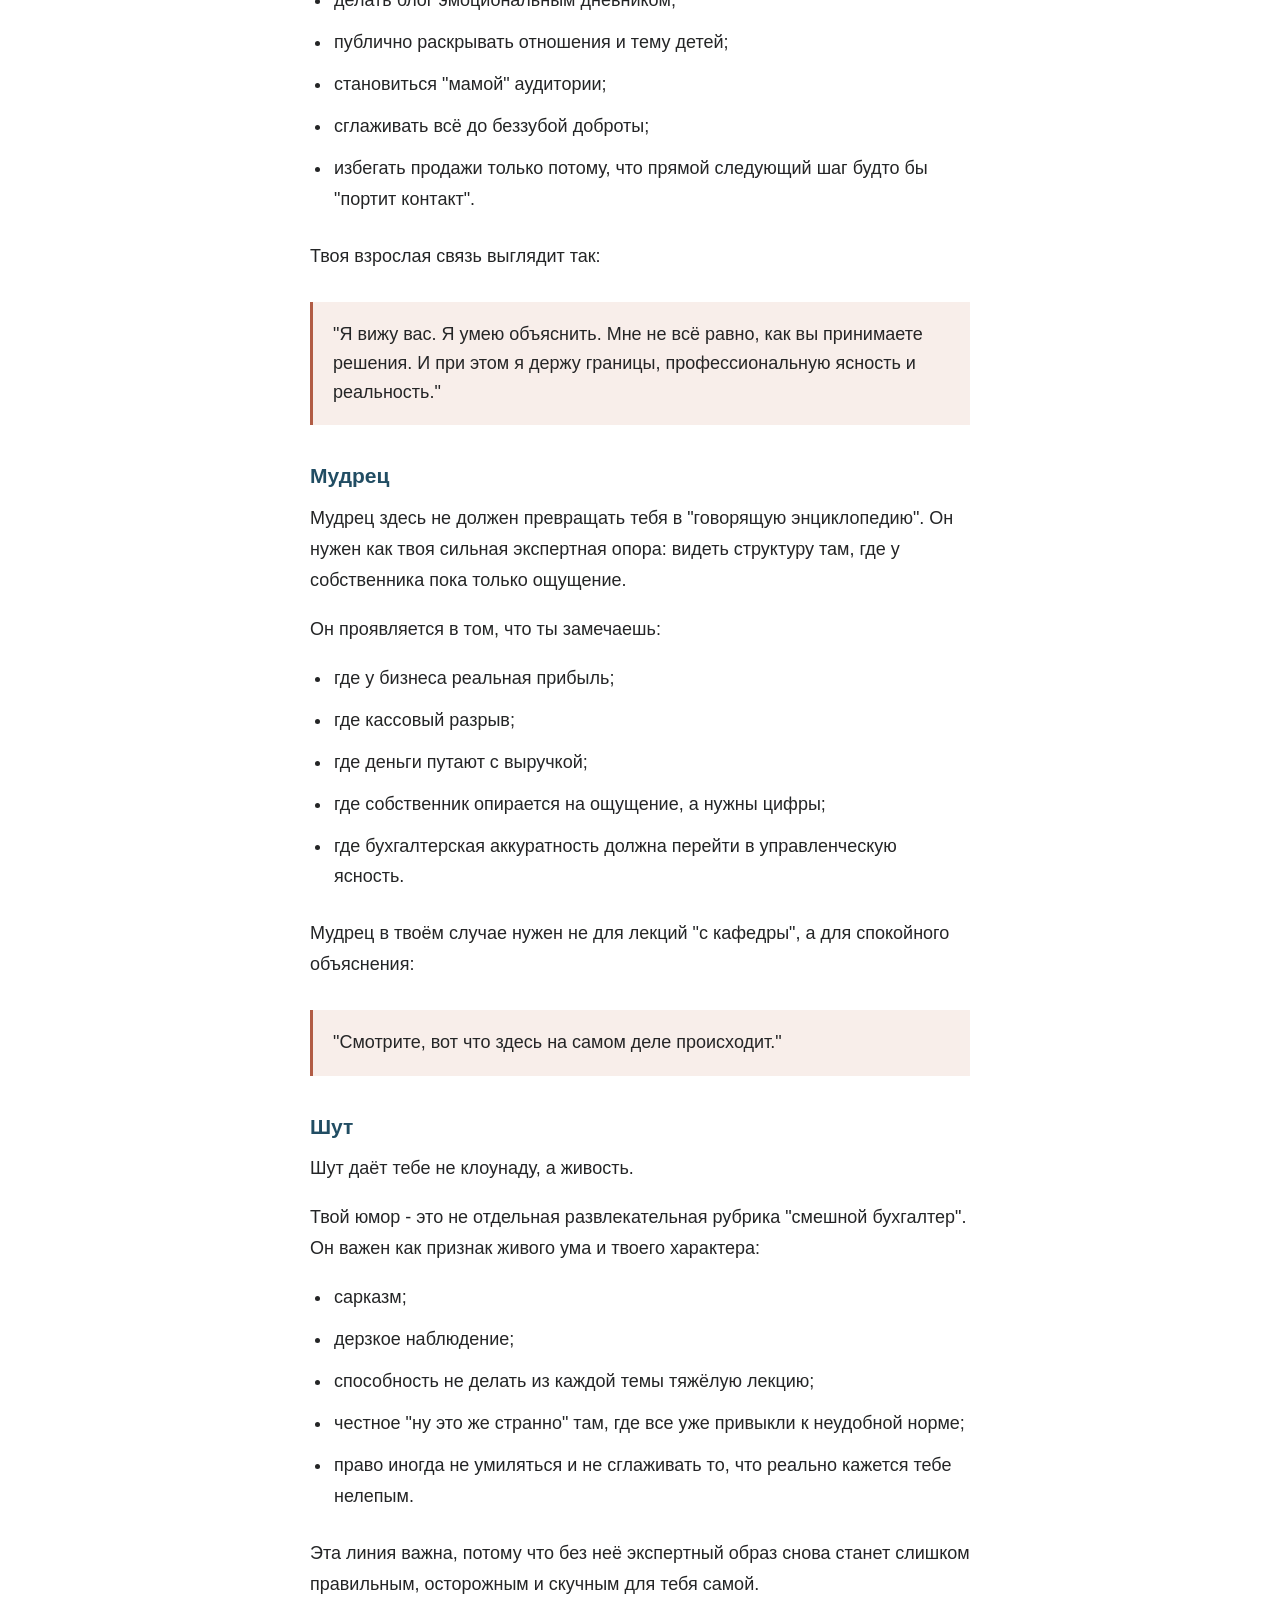
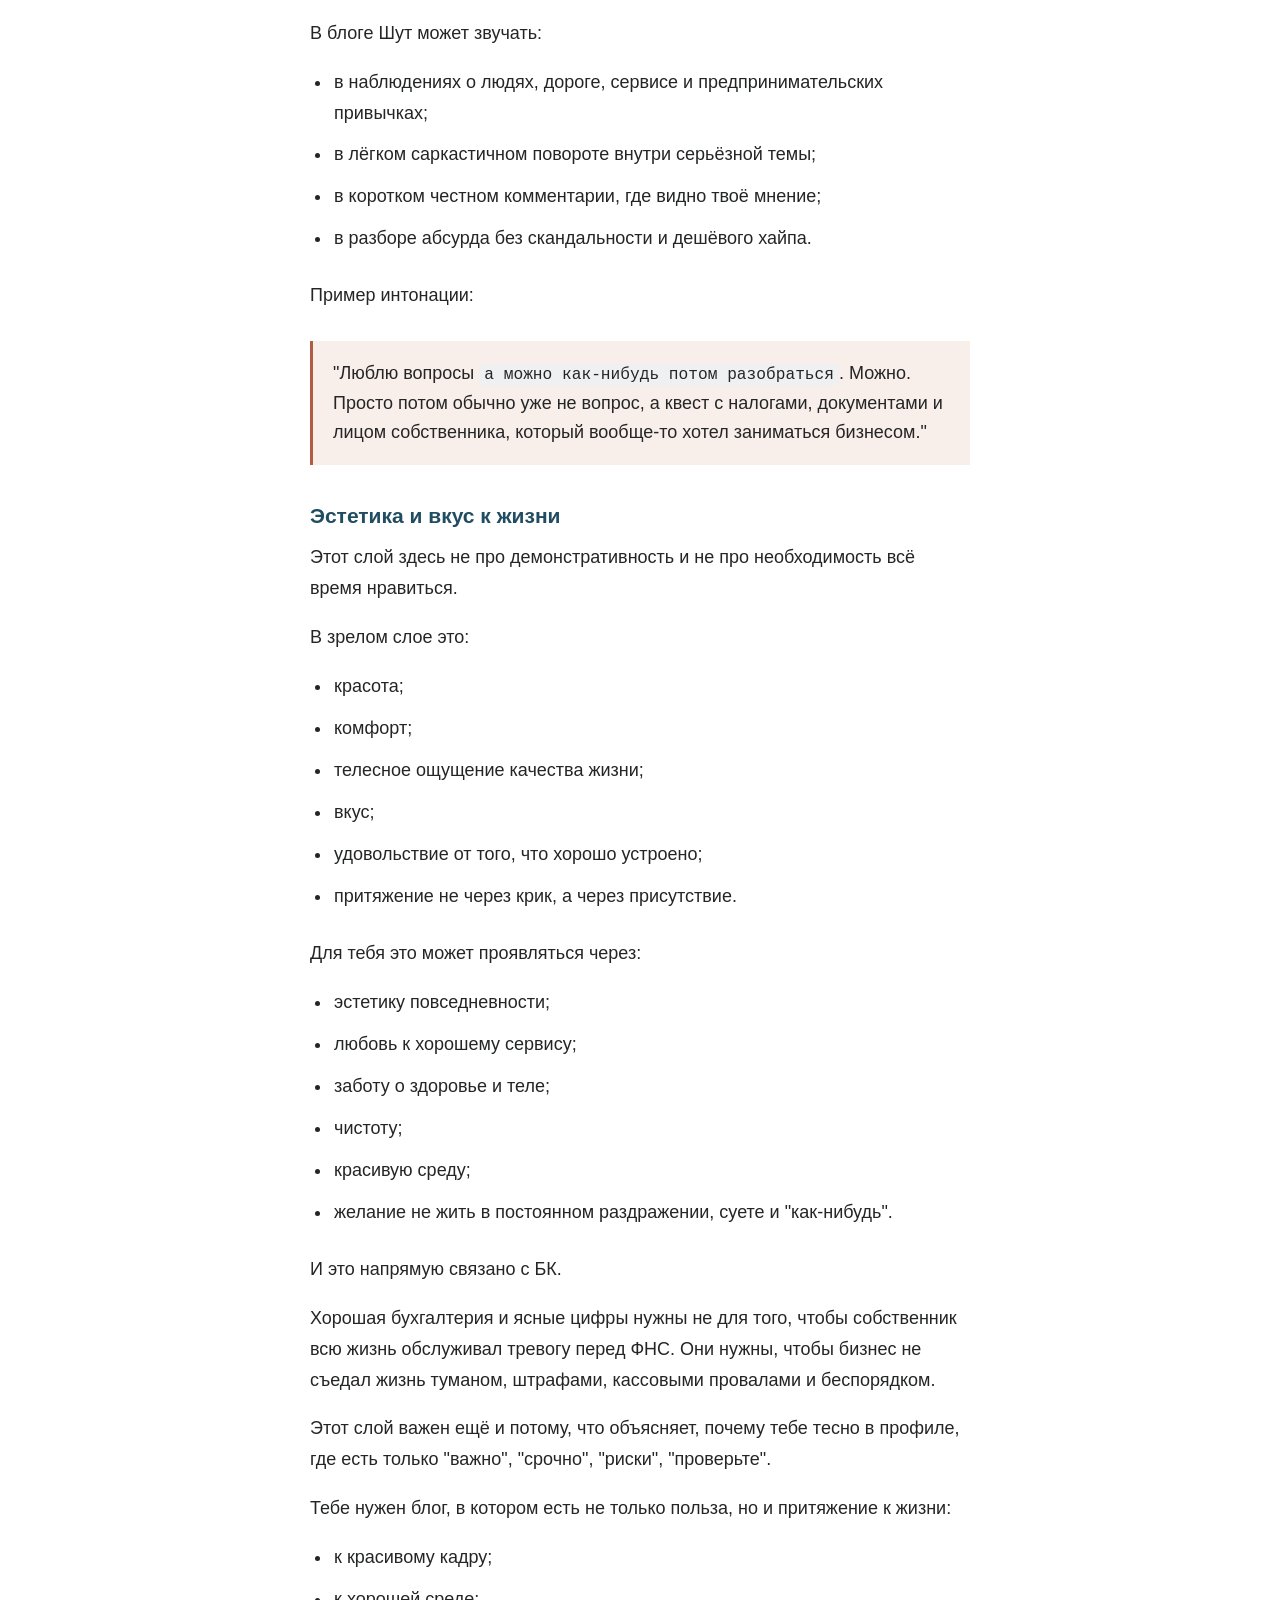
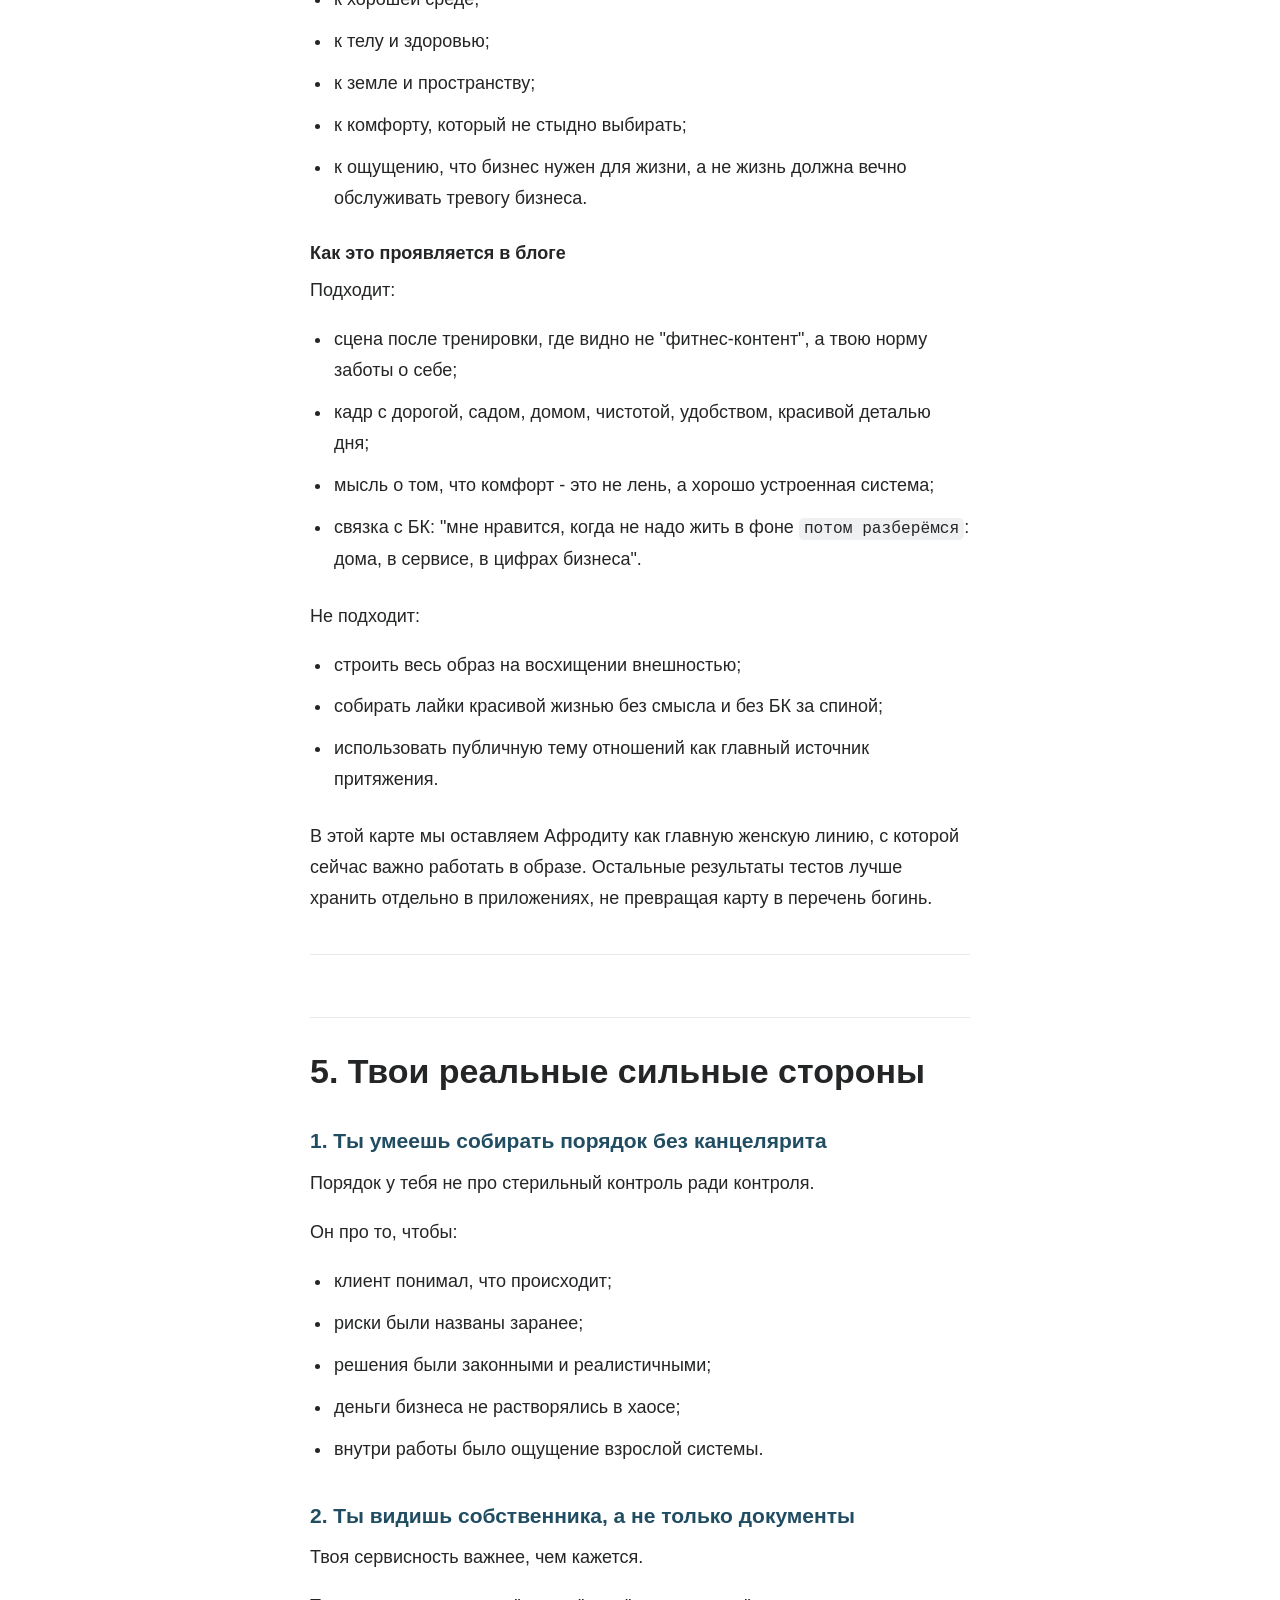
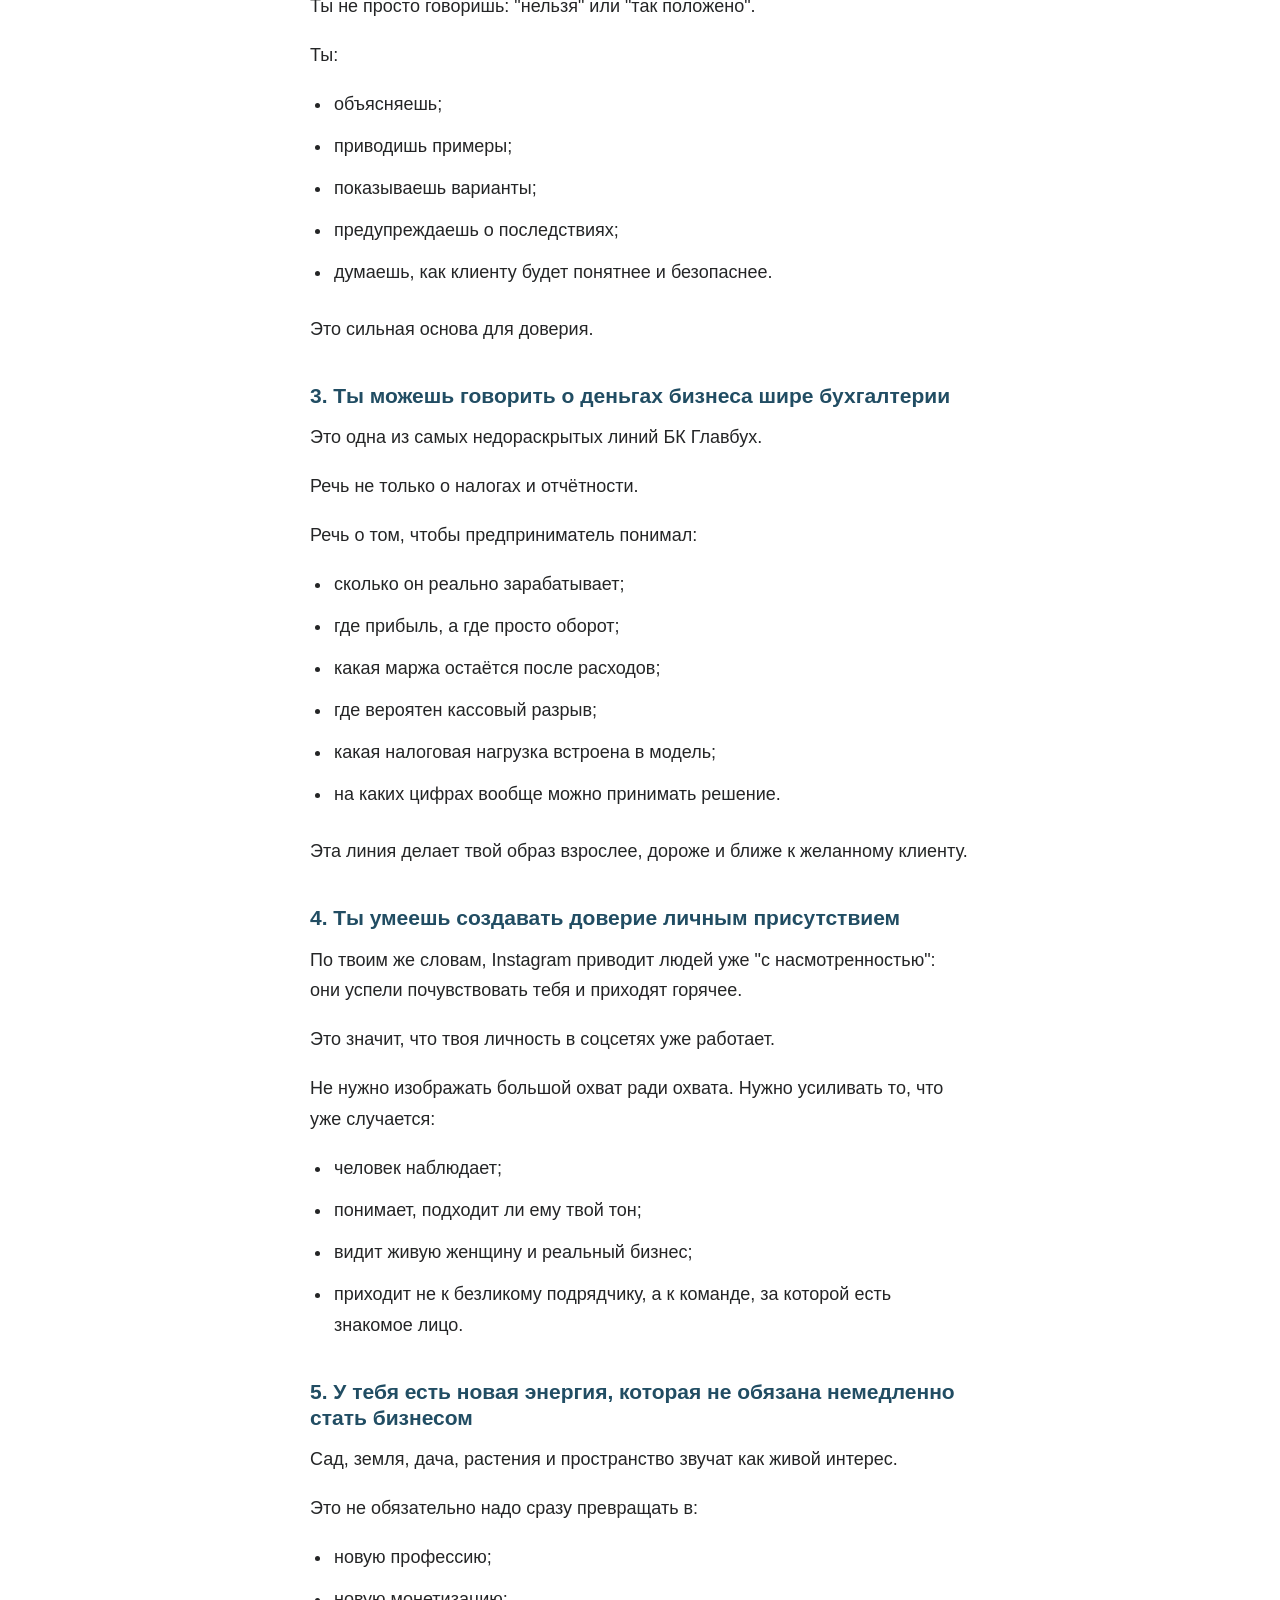
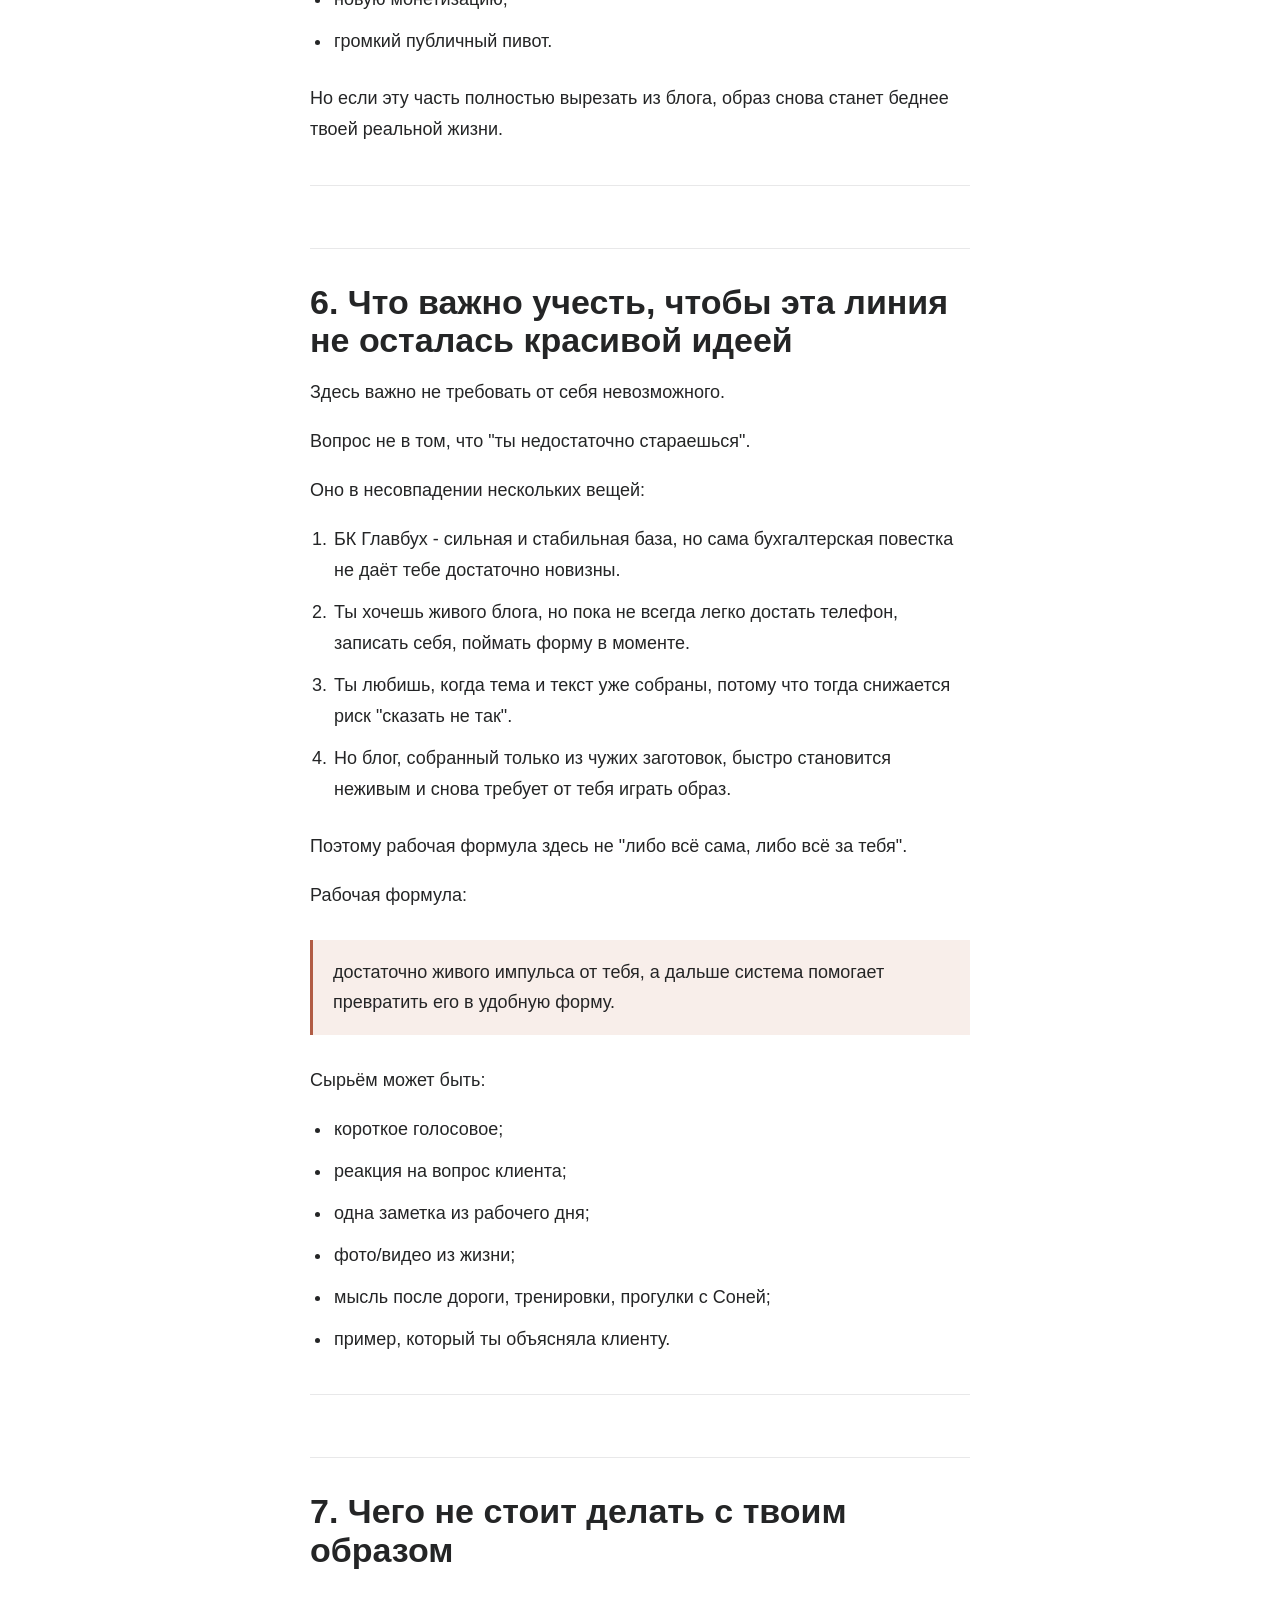
<file: docs/holistic-map.html>
<!doctype html>
<html lang="ru">
  <head>
    <meta charset="utf-8">
    <meta name="viewport" content="width=device-width, initial-scale=1">
    <title>Целостная карта Гули</title>
    <link rel="stylesheet" href="./mobile-doc.css">
  </head>
  <body>
    <header class="reader-top">
      <a href="../index.html#library">К библиотеке</a>
      <a href="#top">Наверх</a>
    </header>
    <main id="top">
      <section class="cover">
        <p>Личностная опора</p>
        <h1>Целостная карта Гули</h1>
        <span>Читать вдумчиво</span>
      </section>
      <nav class="toc" aria-label="Оглавление">
        <strong>Оглавление</strong>
        <a class="toc-level-2" href="#1-твоя-текущая-точка">1. Твоя текущая точка</a>
<a class="toc-level-2" href="#2-что-уже-стало-понятно-на-сессии">2. Что уже стало понятно на сессии</a>
<a class="toc-level-2" href="#3-кто-ты-в-этой-картине">3. Кто ты в этой картине</a>
<a class="toc-level-2" href="#4-твоя-архетипическая-конфигурация">4. Твоя архетипическая конфигурация</a>
<a class="toc-level-2" href="#5-твои-реальные-сильные-стороны">5. Твои реальные сильные стороны</a>
<a class="toc-level-2" href="#6-что-важно-учесть-чтобы-эта-линия-не-осталась-красивой-идеей">6. Что важно учесть, чтобы эта линия не осталась красивой идеей</a>
<a class="toc-level-2" href="#7-чего-не-стоит-делать-с-твоим-образом">7. Чего не стоит делать с твоим образом</a>
<a class="toc-level-2" href="#8-как-твоя-суть-может-реализоваться-в-соцсетях">8. Как твоя суть может реализоваться в соцсетях</a>
<a class="toc-level-2" href="#9-твоя-ближайшая-задача">9. Твоя ближайшая задача</a>
<a class="toc-level-2" href="#10-очень-честная-формулировка">10. Очень честная формулировка</a>
<a class="toc-level-2" href="#11-если-эта-линия-будет-собрана-хорошо">11. Если эта линия будет собрана хорошо</a>
      </nav>
      <article class="document">
        <h1 id="целостная-карта-гули">Целостная карта Гули</h1>
<p>Статус: фундаментальный черновик для концепции. Задача документа: собрать тебя не в роль &quot;бухгалтера из соцсетей&quot;, а в живую и рабочую картину, из которой понятно, куда двигать блог, БК Главбух и новые форматы проявления.</p>
<hr>
<h2 id="1-твоя-текущая-точка">1. Твоя текущая точка</h2>
<p>Ты не начинаешь с нуля.</p>
<p>У тебя уже есть:</p>
<ul>
<li>работающая компания с постоянными клиентами;</li>
<li>профессиональная репутация;</li>
<li>опыт управления, сервиса и долгих отношений с бизнесом;</li>
<li>Instagram, через который люди уже успевают присмотреться к тебе и приходят более тёплыми;</li>
<li>Telegram БК Главбух, который даёт существующим клиентам ощущение опоры и экспертного присутствия.</li>
</ul>
<p>Но прежняя публичная рамка стала тесной.</p>
<p>Ты сама очень точно сказала это на навигационной сессии: то, что было запланировано раньше, уже не хочется; хочется &quot;пересортировать профиль&quot;, понять, на чём фокусироваться дальше и отделить своё от несвоего.</p>
<p>Поэтому твоя точка сейчас не &quot;надо заново придумать, чем заниматься&quot;. Она другая:</p>
<blockquote>есть сильная стабильная база, но публичный образ ещё не догнал живого человека, который уже хочет жить и говорить шире привычной экспертной рамки.</blockquote>
<p>Это важная разница.</p>
<p>Тебе не нужно ломать БК Главбух, чтобы появиться в блоге как человек. И не нужно притворяться, что бухгалтерия тебя зажигает ровно так же, как несколько лет назад, чтобы сохранить доверие к бизнесу.</p>
<p>Сейчас задача мягче и честнее:</p>
<blockquote>собрать такую публичную систему, где БК остаётся твоей опорой и доказательством масштаба, а ты перестаёшь исчезать за налоговыми новостями.</blockquote>
<hr>
<h2 id="2-что-уже-стало-понятно-на-сессии">2. Что уже стало понятно на сессии</h2>
<p>На сессии прозвучал главный поворот:</p>
<blockquote>&quot;Мне как будто легче стало. Я сама себе разрешила всё публиковать. Это только во мне и было осуждение: где бухгалтерия, где собака.&quot;</blockquote>
<p>Это не маленькая реплика про контент.</p>
<p>Это разрешение не разрезать себя на несовместимые части:</p>
<ul>
<li>здесь БК Главбух;</li>
<li>здесь Соня;</li>
<li>здесь спорт и здоровье;</li>
<li>здесь дорога и наблюдения;</li>
<li>здесь сад, земля, дача и будущая новая глава;</li>
<li>здесь твоя ирония, сервисность, вкус и живое мнение.</li>
</ul>
<p>Твой выбор на развилке тоже был ясным:</p>
<blockquote>личный формат и лайфстайл, где БК Главбух остаётся фоном, базой и частью твоей жизни.</blockquote>
<p>Не &quot;закрыть соцсети&quot;. Не &quot;делать вид, что ты только эксперт&quot;. Не &quot;срочно запускать новый бизнес, пока он ещё не оформился&quot;.</p>
<p>А дать себе пространство, в котором новое сможет вырасти без войны со старым.</p>
<hr>
<h2 id="3-кто-ты-в-этой-картине">3. Кто ты в этой картине</h2>
<p>Самое точное сейчас:</p>
<blockquote>ты не просто бухгалтер и не просто блогер про жизнь. Ты управленец с сильным чувством порядка, сервиса и качества связи, у которого за спиной стоит реальный бизнес.</blockquote>
<p>В БК Главбух твоя роль шире профессии бухгалтера.</p>
<p>Ты:</p>
<ul>
<li>совладелица;</li>
<li>управленец;</li>
<li>человек клиентского сервиса;</li>
<li>человек, который видит бизнес не только в отчётах, но и в реальных деньгах;</li>
<li>связующее лицо между экспертизой команды и собственником, которому нужно понять, что происходит с его компанией.</li>
</ul>
<p>Когда ты работаешь как предприниматель и управленец, в тебе видно:</p>
<ul>
<li>чёткость;</li>
<li>доброжелательность;</li>
<li>внимание к удобству клиента;</li>
<li>законность и аккуратность решений;</li>
<li>способность объяснить сложное простыми словами;</li>
<li>желание не просто &quot;закрыть вопрос&quot;, а дать человеку более ясную опору для решений.</li>
</ul>
<p>А вне роли БК в тебе есть:</p>
<ul>
<li>спорт и забота о здоровье;</li>
<li>любовь к Соне;</li>
<li>вкус к чистоте, красоте и качеству жизни;</li>
<li>сарказм и честное подмечание того, что кажется тебе нелепым;</li>
<li>интерес к земле, саду, растениям и пространству;</li>
<li>наблюдения за людьми, дорогой, средой и тем, как всё устроено вокруг.</li>
</ul>
<p>Сила не в том, чтобы выбрать одну из этих частей.</p>
<p>Сила в том, чтобы они стали узнаваемой цельной средой вокруг тебя.</p>
<hr>
<h2 id="4-твоя-архетипическая-конфигурация">4. Твоя архетипическая конфигурация</h2>
<p>Архетипы здесь нужны не как ярлыки и не как мистическая вывеска. Они помогают понять, через какую энергию тебе естественнее проявляться, а где чужой формат будет быстро высушивать.</p>
<h3 id="любящий">Любящий</h3>
<p>Твоя суть не только в пользе и знаниях. Она в качестве связи.</p>
<p>Это не значит быть &quot;милой для всех&quot;, превращать клиентов в подруг или публично раскрывать личное. В зрелом проявлении Любящий создаёт такое качество контакта, при котором человек чувствует не холодную услугу, а внимательное, живое и профессиональное присутствие.</p>
<p>В твоём поле это уже видно:</p>
<ul>
<li>долгие отношения с клиентами;</li>
<li>внимание к человеку за бизнес-задачей;</li>
<li>умение сделать сложную тему понятной и человеческой;</li>
<li>желание, чтобы с тобой было спокойно, ясно и по-настоящему удобно;</li>
<li>реальные варианты вместо сомнительных схем;</li>
<li>предупреждение о рисках не ради страха, а ради ясности.</li>
</ul>
<p>Для блога это означает: тебе не подходит образ сухого справочника и не подходит образ агрессивного продавца. Твоя экспертность сильнее звучит там, где человек чувствует: &quot;она не пугает меня ради охватов, она реально хочет, чтобы я понял ситуацию и не потерял деньги&quot;.</p>
<p>Не только:</p>
<blockquote>&quot;Ошибки в учёте могут привести к рискам.&quot;</blockquote>
<p>А ещё:</p>
<blockquote>&quot;Когда предприниматель спрашивает <code>у нас всё нормально?</code>, ему обычно не нужна лекция. Ему нужно, чтобы кто-то спокойно посмотрел на цифры и сказал, где опора, а где пока только ощущение.&quot;</blockquote>
<p>Не только:</p>
<blockquote>&quot;Запишитесь на финансово-налоговый разбор.&quot;</blockquote>
<p>А ещё:</p>
<blockquote>&quot;Если вы давно ведёте бизнес и устали принимать решения по ощущениям, разбор нужен не чтобы вас напугать. Он нужен, чтобы увидеть, где вы реально зарабатываете, где переплачиваете, где можно выдохнуть, а где пора менять систему.&quot;</blockquote>
<h4 id="как-любящий-проявляется-в-блоге">Как Любящий проявляется в блоге</h4>
<ol>
<li><strong>Говорить не только о проблеме, но и о собственнике внутри неё.</strong></li>
</ol>
<p>Подходит:</p>
<ul>
<li>&quot;Выручка растёт, а спокойствия не больше. Обычно в этот момент пора перестать смотреть только на оборот.&quot;</li>
<li>&quot;Иногда человек не боится налогов. Он боится снова поздно узнать о важном.&quot;</li>
<li>&quot;Вопрос <code>сколько можно забрать из бизнеса</code> не жадный. Он нормальный, если вы хотите понимать свою прибыль.&quot;</li>
</ul>
<ol>
<li><strong>Показывать долгие отношения с клиентами.</strong></li>
</ol>
<p>Не только кейс &quot;было/стало&quot;, но и то, что стало яснее собственнику, что перестало висеть тревогой, какой масштаб команда уже выдерживает рядом с клиентом.</p>
<ol>
<li><strong>Объяснять &quot;как своему клиенту&quot;.</strong></li>
</ol>
<p>Это может быть регулярным форматом:</p>
<ul>
<li>что сейчас непонятно;</li>
<li>что здесь на самом деле важно;</li>
<li>что проверить у себя;</li>
<li>когда уже нужен специалист.</li>
</ul>
<ol>
<li><strong>Задавать точные вопросы.</strong></li>
</ol>
<ul>
<li>&quot;Что сейчас в бизнесе даёт вам больше тумана: прибыль, налоги, расходы или команда?&quot;</li>
<li>&quot;Вам спокойнее, когда бухгалтер просто всё делает, или когда ещё объясняет, что происходит?&quot;</li>
<li>&quot;Вы знаете, сколько бизнес реально оставляет вам после всех обязательств?&quot;</li>
</ul>
<h4 id="как-любящий-не-должен-проявляться">Как Любящий не должен проявляться</h4>
<p>Не нужно:</p>
<ul>
<li>делать блог эмоциональным дневником;</li>
<li>публично раскрывать отношения и тему детей;</li>
<li>становиться &quot;мамой&quot; аудитории;</li>
<li>сглаживать всё до беззубой доброты;</li>
<li>избегать продажи только потому, что прямой следующий шаг будто бы &quot;портит контакт&quot;.</li>
</ul>
<p>Твоя взрослая связь выглядит так:</p>
<blockquote>&quot;Я вижу вас. Я умею объяснить. Мне не всё равно, как вы принимаете решения. И при этом я держу границы, профессиональную ясность и реальность.&quot;</blockquote>
<h3 id="мудрец">Мудрец</h3>
<p>Мудрец здесь не должен превращать тебя в &quot;говорящую энциклопедию&quot;. Он нужен как твоя сильная экспертная опора: видеть структуру там, где у собственника пока только ощущение.</p>
<p>Он проявляется в том, что ты замечаешь:</p>
<ul>
<li>где у бизнеса реальная прибыль;</li>
<li>где кассовый разрыв;</li>
<li>где деньги путают с выручкой;</li>
<li>где собственник опирается на ощущение, а нужны цифры;</li>
<li>где бухгалтерская аккуратность должна перейти в управленческую ясность.</li>
</ul>
<p>Мудрец в твоём случае нужен не для лекций &quot;с кафедры&quot;, а для спокойного объяснения:</p>
<blockquote>&quot;Смотрите, вот что здесь на самом деле происходит.&quot;</blockquote>
<h3 id="шут">Шут</h3>
<p>Шут даёт тебе не клоунаду, а живость.</p>
<p>Твой юмор - это не отдельная развлекательная рубрика &quot;смешной бухгалтер&quot;. Он важен как признак живого ума и твоего характера:</p>
<ul>
<li>сарказм;</li>
<li>дерзкое наблюдение;</li>
<li>способность не делать из каждой темы тяжёлую лекцию;</li>
<li>честное &quot;ну это же странно&quot; там, где все уже привыкли к неудобной норме;</li>
<li>право иногда не умиляться и не сглаживать то, что реально кажется тебе нелепым.</li>
</ul>
<p>Эта линия важна, потому что без неё экспертный образ снова станет слишком правильным, осторожным и скучным для тебя самой.</p>
<p>В блоге Шут может звучать:</p>
<ul>
<li>в наблюдениях о людях, дороге, сервисе и предпринимательских привычках;</li>
<li>в лёгком саркастичном повороте внутри серьёзной темы;</li>
<li>в коротком честном комментарии, где видно твоё мнение;</li>
<li>в разборе абсурда без скандальности и дешёвого хайпа.</li>
</ul>
<p>Пример интонации:</p>
<blockquote>&quot;Люблю вопросы <code>а можно как-нибудь потом разобраться</code>. Можно. Просто потом обычно уже не вопрос, а квест с налогами, документами и лицом собственника, который вообще-то хотел заниматься бизнесом.&quot;</blockquote>
<h3 id="эстетика-и-вкус-к-жизни">Эстетика и вкус к жизни</h3>
<p>Этот слой здесь не про демонстративность и не про необходимость всё время нравиться.</p>
<p>В зрелом слое это:</p>
<ul>
<li>красота;</li>
<li>комфорт;</li>
<li>телесное ощущение качества жизни;</li>
<li>вкус;</li>
<li>удовольствие от того, что хорошо устроено;</li>
<li>притяжение не через крик, а через присутствие.</li>
</ul>
<p>Для тебя это может проявляться через:</p>
<ul>
<li>эстетику повседневности;</li>
<li>любовь к хорошему сервису;</li>
<li>заботу о здоровье и теле;</li>
<li>чистоту;</li>
<li>красивую среду;</li>
<li>желание не жить в постоянном раздражении, суете и &quot;как-нибудь&quot;.</li>
</ul>
<p>И это напрямую связано с БК.</p>
<p>Хорошая бухгалтерия и ясные цифры нужны не для того, чтобы собственник всю жизнь обслуживал тревогу перед ФНС. Они нужны, чтобы бизнес не съедал жизнь туманом, штрафами, кассовыми провалами и беспорядком.</p>
<p>Этот слой важен ещё и потому, что объясняет, почему тебе тесно в профиле, где есть только &quot;важно&quot;, &quot;срочно&quot;, &quot;риски&quot;, &quot;проверьте&quot;.</p>
<p>Тебе нужен блог, в котором есть не только польза, но и притяжение к жизни:</p>
<ul>
<li>к красивому кадру;</li>
<li>к хорошей среде;</li>
<li>к телу и здоровью;</li>
<li>к земле и пространству;</li>
<li>к комфорту, который не стыдно выбирать;</li>
<li>к ощущению, что бизнес нужен для жизни, а не жизнь должна вечно обслуживать тревогу бизнеса.</li>
</ul>
<h4 id="как-это-проявляется-в-блоге">Как это проявляется в блоге</h4>
<p>Подходит:</p>
<ul>
<li>сцена после тренировки, где видно не &quot;фитнес-контент&quot;, а твою норму заботы о себе;</li>
<li>кадр с дорогой, садом, домом, чистотой, удобством, красивой деталью дня;</li>
<li>мысль о том, что комфорт - это не лень, а хорошо устроенная система;</li>
<li>связка с БК: &quot;мне нравится, когда не надо жить в фоне <code>потом разберёмся</code>: дома, в сервисе, в цифрах бизнеса&quot;.</li>
</ul>
<p>Не подходит:</p>
<ul>
<li>строить весь образ на восхищении внешностью;</li>
<li>собирать лайки красивой жизнью без смысла и без БК за спиной;</li>
<li>использовать публичную тему отношений как главный источник притяжения.</li>
</ul>
<p>В этой карте мы оставляем Афродиту как главную женскую линию, с которой сейчас важно работать в образе. Остальные результаты тестов лучше хранить отдельно в приложениях, не превращая карту в перечень богинь.</p>
<hr>
<h2 id="5-твои-реальные-сильные-стороны">5. Твои реальные сильные стороны</h2>
<h3 id="1-ты-умеешь-собирать-порядок-без-канцелярита">1. Ты умеешь собирать порядок без канцелярита</h3>
<p>Порядок у тебя не про стерильный контроль ради контроля.</p>
<p>Он про то, чтобы:</p>
<ul>
<li>клиент понимал, что происходит;</li>
<li>риски были названы заранее;</li>
<li>решения были законными и реалистичными;</li>
<li>деньги бизнеса не растворялись в хаосе;</li>
<li>внутри работы было ощущение взрослой системы.</li>
</ul>
<h3 id="2-ты-видишь-собственника-а-не-только-документы">2. Ты видишь собственника, а не только документы</h3>
<p>Твоя сервисность важнее, чем кажется.</p>
<p>Ты не просто говоришь: &quot;нельзя&quot; или &quot;так положено&quot;.</p>
<p>Ты:</p>
<ul>
<li>объясняешь;</li>
<li>приводишь примеры;</li>
<li>показываешь варианты;</li>
<li>предупреждаешь о последствиях;</li>
<li>думаешь, как клиенту будет понятнее и безопаснее.</li>
</ul>
<p>Это сильная основа для доверия.</p>
<h3 id="3-ты-можешь-говорить-о-деньгах-бизнеса-шире-бухгалтерии">3. Ты можешь говорить о деньгах бизнеса шире бухгалтерии</h3>
<p>Это одна из самых недораскрытых линий БК Главбух.</p>
<p>Речь не только о налогах и отчётности.</p>
<p>Речь о том, чтобы предприниматель понимал:</p>
<ul>
<li>сколько он реально зарабатывает;</li>
<li>где прибыль, а где просто оборот;</li>
<li>какая маржа остаётся после расходов;</li>
<li>где вероятен кассовый разрыв;</li>
<li>какая налоговая нагрузка встроена в модель;</li>
<li>на каких цифрах вообще можно принимать решение.</li>
</ul>
<p>Эта линия делает твой образ взрослее, дороже и ближе к желанному клиенту.</p>
<h3 id="4-ты-умеешь-создавать-доверие-личным-присутствием">4. Ты умеешь создавать доверие личным присутствием</h3>
<p>По твоим же словам, Instagram приводит людей уже &quot;с насмотренностью&quot;: они успели почувствовать тебя и приходят горячее.</p>
<p>Это значит, что твоя личность в соцсетях уже работает.</p>
<p>Не нужно изображать большой охват ради охвата. Нужно усиливать то, что уже случается:</p>
<ul>
<li>человек наблюдает;</li>
<li>понимает, подходит ли ему твой тон;</li>
<li>видит живую женщину и реальный бизнес;</li>
<li>приходит не к безликому подрядчику, а к команде, за которой есть знакомое лицо.</li>
</ul>
<h3 id="5-у-тебя-есть-новая-энергия-которая-не-обязана-немедленно-стать-бизнесом">5. У тебя есть новая энергия, которая не обязана немедленно стать бизнесом</h3>
<p>Сад, земля, дача, растения и пространство звучат как живой интерес.</p>
<p>Это не обязательно надо сразу превращать в:</p>
<ul>
<li>новую профессию;</li>
<li>новую монетизацию;</li>
<li>громкий публичный пивот.</li>
</ul>
<p>Но если эту часть полностью вырезать из блога, образ снова станет беднее твоей реальной жизни.</p>
<hr>
<h2 id="6-что-важно-учесть-чтобы-эта-линия-не-осталась-красивой-идеей">6. Что важно учесть, чтобы эта линия не осталась красивой идеей</h2>
<p>Здесь важно не требовать от себя невозможного.</p>
<p>Вопрос не в том, что &quot;ты недостаточно стараешься&quot;.</p>
<p>Оно в несовпадении нескольких вещей:</p>
<ol>
<li>БК Главбух - сильная и стабильная база, но сама бухгалтерская повестка не даёт тебе достаточно новизны.</li>
<li>Ты хочешь живого блога, но пока не всегда легко достать телефон, записать себя, поймать форму в моменте.</li>
<li>Ты любишь, когда тема и текст уже собраны, потому что тогда снижается риск &quot;сказать не так&quot;.</li>
<li>Но блог, собранный только из чужих заготовок, быстро становится неживым и снова требует от тебя играть образ.</li>
</ol>
<p>Поэтому рабочая формула здесь не &quot;либо всё сама, либо всё за тебя&quot;.</p>
<p>Рабочая формула:</p>
<blockquote>достаточно живого импульса от тебя, а дальше система помогает превратить его в удобную форму.</blockquote>
<p>Сырьём может быть:</p>
<ul>
<li>короткое голосовое;</li>
<li>реакция на вопрос клиента;</li>
<li>одна заметка из рабочего дня;</li>
<li>фото/видео из жизни;</li>
<li>мысль после дороги, тренировки, прогулки с Соней;</li>
<li>пример, который ты объясняла клиенту.</li>
</ul>
<hr>
<h2 id="7-чего-не-стоит-делать-с-твоим-образом">7. Чего не стоит делать с твоим образом</h2>
<h3 id="не-сужать-тебя-до-бухгалтера-который-пугает-реформами">Не сужать тебя до &quot;бухгалтера, который пугает реформами&quot;</h3>
<p>Это даёт срочное внимание, но плохо раскрывает:</p>
<ul>
<li>управленческий масштаб;</li>
<li>качество сервиса;</li>
<li>долгие отношения с клиентами;</li>
<li>понимание реальных денег бизнеса;</li>
<li>твою личность.</li>
</ul>
<h3 id="не-уводить-тебя-в-блог-только-про-собаку-и-красивую-жизнь">Не уводить тебя в блог только про собаку и красивую жизнь</h3>
<p>Соня - живая и важная часть образа. Этот слой точно стоит оставить, потому что через него в блоге появляется радость, забота и нормальная повседневная жизнь.</p>
<p>Через Соню можно открывать:</p>
<ul>
<li>заботу;</li>
<li>режим;</li>
<li>радость;</li>
<li>домашнюю жизнь;</li>
<li>повседневные сцены.</li>
</ul>
<p>И рядом с этим постепенно должны оставаться твои мысли, выборы, наблюдения и голос. Тогда Соня не уводит блог от тебя, а делает твою жизнь в нём теплее и живее.</p>
<h3 id="не-делать-из-тебя-инфлюенсера-наставника-или-духовную-женщину">Не делать из тебя инфлюенсера, наставника или &quot;духовную женщину&quot;</h3>
<p>Эти слова не про тебя.</p>
<p>Твоя сила не в обещании трансформации аудитории и не в публичной исповеди.</p>
<p>Твоя сила в сочетании:</p>
<ul>
<li>системы;</li>
<li>вкуса;</li>
<li>сервиса;</li>
<li>реального бизнеса;</li>
<li>человеческой связи;</li>
<li>живого взрослого мнения;</li>
<li>чувства юмора и сарказма, которые не дают образу стать слишком правильным и неживым.</li>
</ul>
<h3 id="не-требовать-от-тебя-идеальной-дисциплины-нового-блогера">Не требовать от тебя идеальной дисциплины нового блогера</h3>
<p>Публичная система должна быть рассчитана на реальность:</p>
<ul>
<li>на микродействия;</li>
<li>на подготовленные опоры;</li>
<li>на форматы, где не нужно каждый раз производить сложный монтаж;</li>
<li>на возможность собирать посты и карусели из реальных мыслей и ситуаций.</li>
</ul>
<hr>
<h2 id="8-как-твоя-суть-может-реализоваться-в-соцсетях">8. Как твоя суть может реализоваться в соцсетях</h2>
<h3 id="через-доверие-а-не-через-шум">Через доверие, а не через шум</h3>
<p>Тебе подходит не бесконечная гонка за &quot;крючками&quot;.</p>
<p>Тебе подходит контент, после которого человек думает:</p>
<ul>
<li>&quot;она говорит по делу&quot;;</li>
<li>&quot;она не изображает чужую жизнь&quot;;</li>
<li>&quot;мне близко, как она смотрит на бизнес&quot;;</li>
<li>&quot;я бы доверил ей вопрос, где ошибаться дорого&quot;.</li>
</ul>
<h3 id="через-повседневное-присутствие">Через повседневное присутствие</h3>
<p>Личная линия может быть не исповедальной, а наблюдательной:</p>
<ul>
<li>спорт как часть устойчивости;</li>
<li>дорога как место мыслей и сравнения среды;</li>
<li>Соня как радость и жизнь рядом;</li>
<li>сад как территория нового интереса и качества жизни;</li>
<li>дом, чистота, комфорт как не декоративная роскошь, а твоя норма.</li>
</ul>
<h3 id="через-бизнес-без-маски-эксперт-обязан-вещать">Через бизнес без маски &quot;эксперт обязан вещать&quot;</h3>
<p>Тебе можно говорить не только &quot;новый закон вышел&quot;.</p>
<p>Можно говорить:</p>
<ul>
<li>что ты видишь у собственников снова и снова;</li>
<li>почему бизнес с оборотом всё ещё может жить без ясной прибыли;</li>
<li>что для тебя хороший бухгалтерский сервис;</li>
<li>почему &quot;подешевле&quot; иногда стоит клиенту дорого;</li>
<li>что меняется, когда у клиента появляется нормальная картина по деньгам;</li>
<li>какие бизнесы вызывают уважение долгой работой и порядком.</li>
</ul>
<h3 id="через-рубрику-связи-с-клиентами">Через рубрику связи с клиентами</h3>
<p>Идея &quot;наша семья клиентов&quot; важна не только как рубрика лояльности.</p>
<p>Она показывает:</p>
<ul>
<li>БК работает с реальными бизнесами;</li>
<li>клиенты не одноразовые;</li>
<li>у компании есть локальная ткань доверия;</li>
<li>Гуля видит и ценит людей, которые строят дело рядом.</li>
</ul>
<p>Важно только делать её без приторности и без ощущения рекламной взаимопомощи &quot;лишь бы похвалить&quot;. Лучше показывать конкретику:</p>
<ul>
<li>чем интересен бизнес;</li>
<li>что в нём сделано хорошо;</li>
<li>что в долгой работе с такими клиентами особенно ценно;</li>
<li>почему этот клиент вызывает уважение.</li>
</ul>
<h3 id="через-конкретные-рубрики-а-не-через-абстрактное-быть-живой">Через конкретные рубрики, а не через абстрактное &quot;быть живой&quot;</h3>
<p>Тебе не нужно каждый день заново придумывать, какой гранью себя проявить. Для начала достаточно нескольких устойчивых линий:</p>
<ol>
<li><strong>Объясню как клиенту</strong></li>
<p>Сложная тема про деньги, учёт или налог без лекции и без паники.</p>
</ol>
<ol>
<li><strong>Что я вижу у предпринимателей</strong></li>
<p>Наблюдения о собственниках, привычках считать или не считать, решениях на ощущениях, взрослении бизнеса.</p>
</ol>
<ol>
<li><strong>Здесь не только налоги</strong></li>
<p>Прибыль, маржа, кассовые разрывы, реальная картина по деньгам.</p>
</ol>
<ol>
<li><strong>Клиенты, с которыми мы давно</strong></li>
<p>Истории доверия, лояльности, роста и реального бизнеса вокруг БК.</p>
</ol>
<ol>
<li><strong>Живое рядом</strong></li>
<p>Соня, спорт, дорога, сад, среда, комфорт, смешные и точные наблюдения.</p>
</ol>
<h3 id="через-заголовки-в-которых-уже-слышно-тебя">Через заголовки, в которых уже слышно тебя</h3>
<p>Возможные заходы:</p>
<ul>
<li>&quot;Выручка есть. А прибыль точно есть?&quot;</li>
<li>&quot;Вопрос <code>сколько можно забрать из бизнеса</code> не жадный. Он нормальный.&quot;</li>
<li>&quot;Не все предприниматели боятся налогов. Иногда они боятся снова узнать важное слишком поздно.&quot;</li>
<li>&quot;Бизнес, который считается на коленке, очень любит сюрпризы. Собственник обычно меньше.&quot;</li>
<li>&quot;Что хороший бухгалтер снимает с вас, а что всё равно должен решить собственник.&quot;</li>
<li>&quot;Мне нравится, когда всё устроено нормально. В доме, в сервисе и в цифрах бизнеса.&quot;</li>
<li>&quot;Почему деньги на счёте могут успокаивать ровно до первого честного расчёта.&quot;</li>
<li>&quot;Когда клиент приходит не за декларацией, а за ощущением: я вообще понимаю, что происходит?&quot;</li>
</ul>
<h3 id="через-мини-посты-где-соединяются-ты-и-бк">Через мини-посты, где соединяются ты и БК</h3>
<p>Пример 1:</p>
<blockquote>Иногда собственник спрашивает: &quot;А сколько я вообще могу забрать из бизнеса?&quot; И в этом вопросе нет ничего стыдного. Стыднее годами путать выручку с прибылью, вытаскивать деньги на ощущениях, а потом удивляться, почему вроде много работали, а бизнес снова просит доложить в него из личного. Мне нравится, когда цифры возвращают человеку опору. Не страх. Не умный вид. Опору.</blockquote>
<p>Пример 2:</p>
<blockquote>Мне нравится хороший сервис. Такой, где не надо пять раз допрашивать человека, что вообще происходит. В бухгалтерии это особенно чувствуется. Потому что фраза &quot;мы всё сдали&quot; сама по себе не всегда отвечает на вопрос собственника: &quot;а с бизнесом у меня что?&quot; Поэтому нам важны не только сроки и отчёты. Нам важно, чтобы клиент понимал, где у него реальные риски, где деньги, а где пока только надежда, что потом разберёмся.</blockquote>
<p>Пример 3:</p>
<blockquote>Есть предпринимательский жанр, который я узнаю сразу: &quot;сейчас некогда считать, мы растём&quot;. Понимаю. Рост очень бодрит. Но именно в росте почему-то особенно быстро выясняется, что налоги, зарплаты, закупки и личные выводы денег не читали ваш вдохновляющий план и живут по своим срокам. Поэтому считать бизнес - не значит стать скучнее. Это значит перестать подбрасывать себе сюрпризы.</blockquote>
<hr>
<h2 id="9-твоя-ближайшая-задача">9. Твоя ближайшая задача</h2>
<p>Не выбрать одну новую роль на всю жизнь.</p>
<p>И не доказать всем, что ты можешь вести блог как профессиональный контент-мейкер.</p>
<p>Ближайшая задача:</p>
<blockquote>собрать живой и устойчивый публичный контур вокруг себя, где БК Главбух остаётся сильной базой, а ты возвращаешь себе интерес, голос и право на объём.</blockquote>
<p>На практике это значит:</p>
<ol>
<li>Уточнить образ и шапку профиля.</li>
<li>Сместить контент из одного тревожного налогового поля в более взрослую систему: жизнь, сервис, клиенты, деньги бизнеса, наблюдения, ясность.</li>
<li>Оставить Telegram БК экспертным и стабильным.</li>
<li>Построить один понятный вход в заявку через тему реальных денег бизнеса.</li>
<li>Работать с форматами, которые реально возможны сейчас: stories, тексты, карусели, короткие видео с минимальной сложностью.</li>
</ol>
<hr>
<h2 id="10-очень-честная-формулировка">10. Очень честная формулировка</h2>
<p>Сейчас ты в точке, где:</p>
<blockquote>прежняя экспертная оболочка уже мала, а следующая глава ещё не обязана быть названа окончательно.</blockquote>
<p>Поэтому блог не должен снова запереть тебя в старом.</p>
<p>Он должен стать мостом:</p>
<ul>
<li>из &quot;БК говорит о налогах&quot; в &quot;Гуля видна как человек и управленец&quot;;</li>
<li>из тревожной повестки в ясность и качество связи;</li>
<li>из контента по обязанности в систему, где тебе самой есть чем дышать.</li>
</ul>
<hr>
<h2 id="11-если-эта-линия-будет-собрана-хорошо">11. Если эта линия будет собрана хорошо</h2>
<p>Тогда у тебя появится не просто более красивый профиль.</p>
<p>Появится:</p>
<ul>
<li>образ, который тебе не нужно постоянно изображать;</li>
<li>больше тёплого доверия к БК Главбух;</li>
<li>более точный контакт с нужными клиентами;</li>
<li>возможность говорить о бизнесе через деньги, порядок и сервис, а не только через очередную реформу;</li>
<li>место для новой жизни и новых интересов без резкого отказа от стабильной базы.</li>
</ul>
<p>И самое важное:</p>
<blockquote>тебя смогут узнать не только по тому, что ты знаешь, но и по тому, как рядом с тобой становится яснее, спокойнее и живее.</blockquote>
      </article>
    </main>
  </body>
</html>
</file>
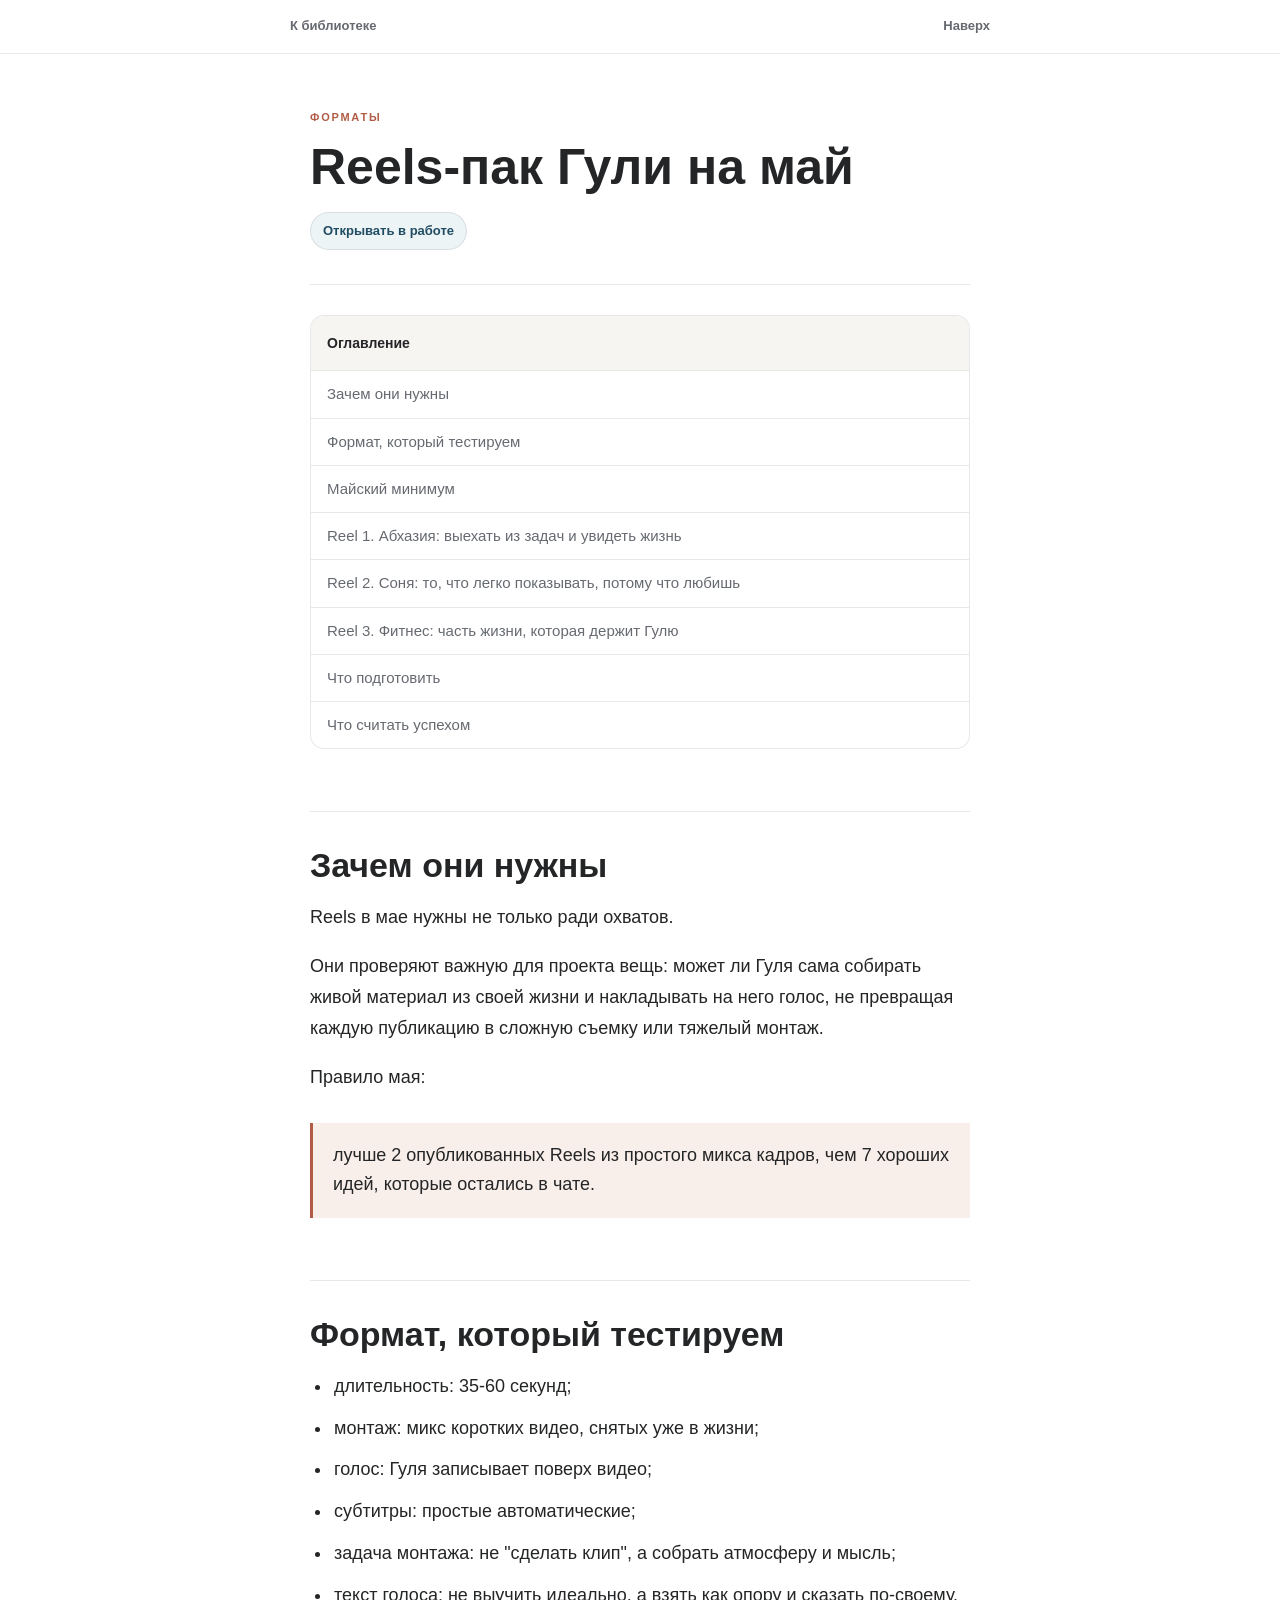
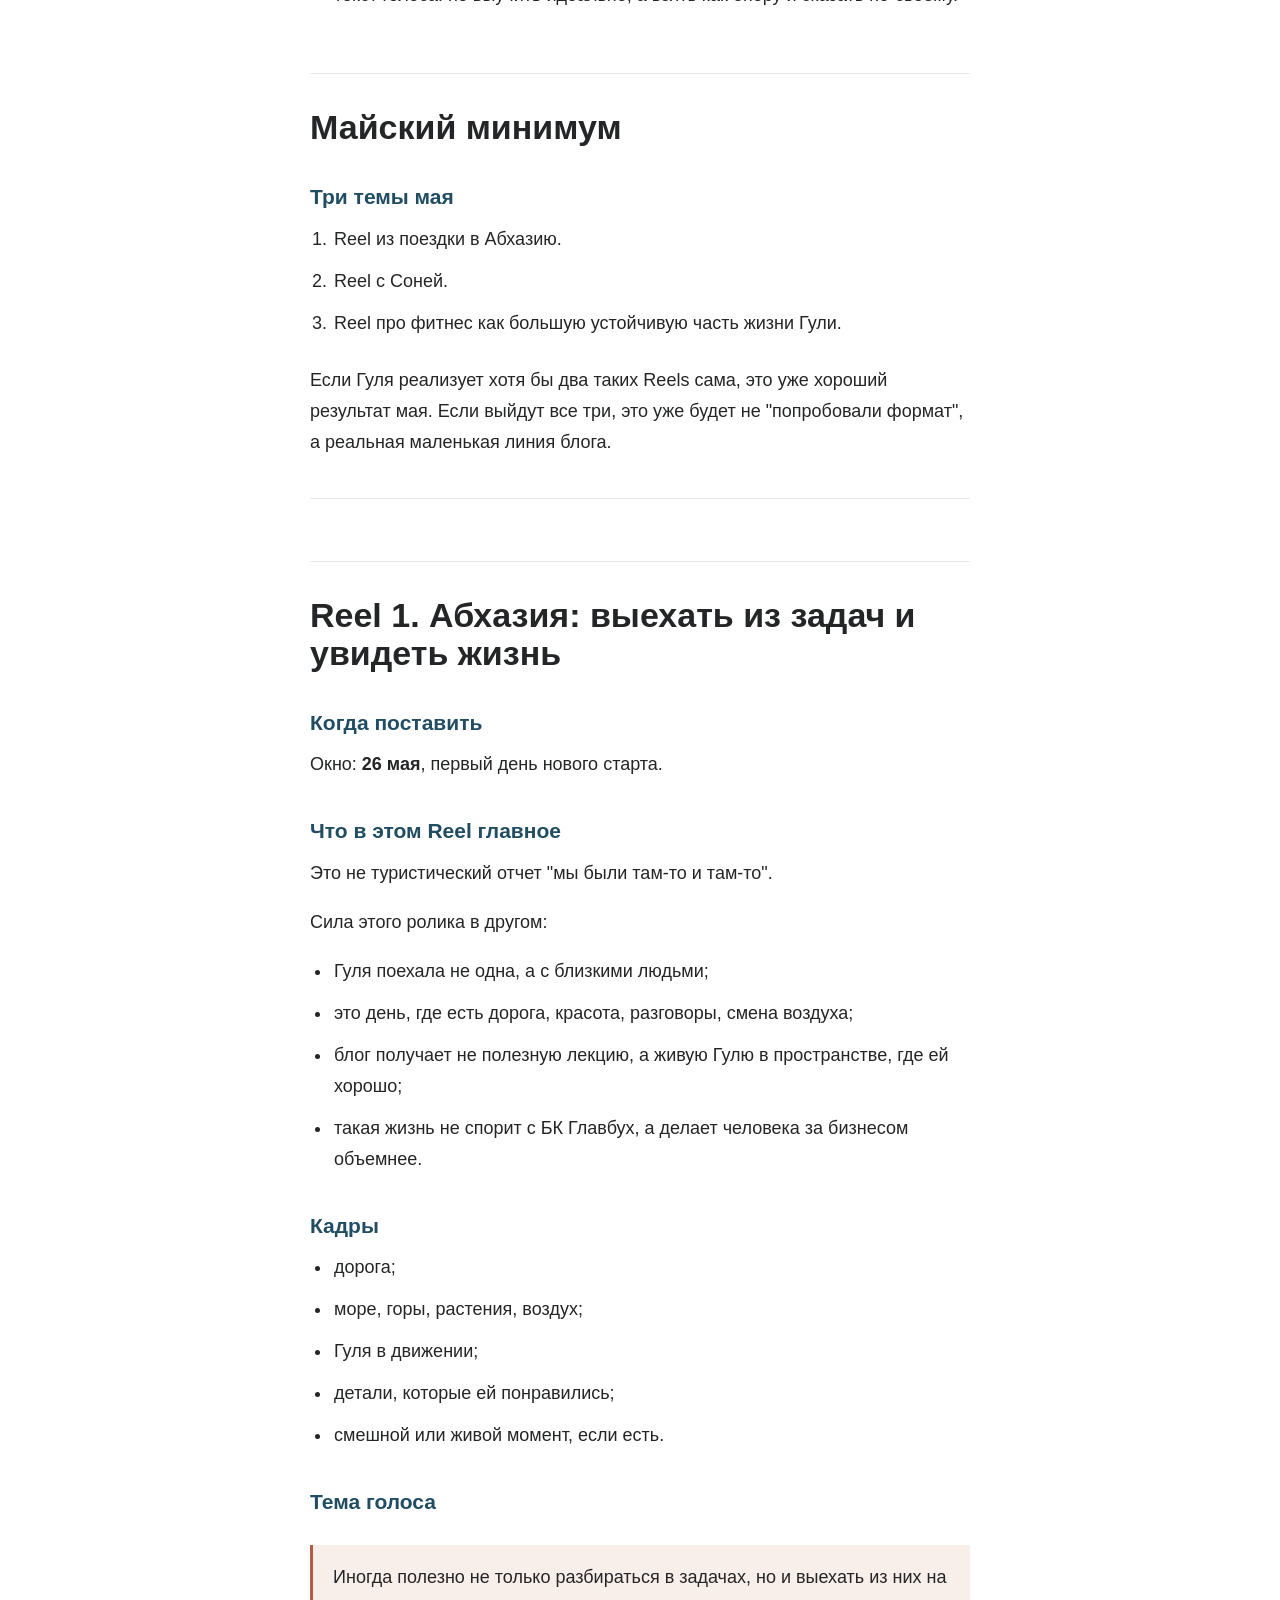
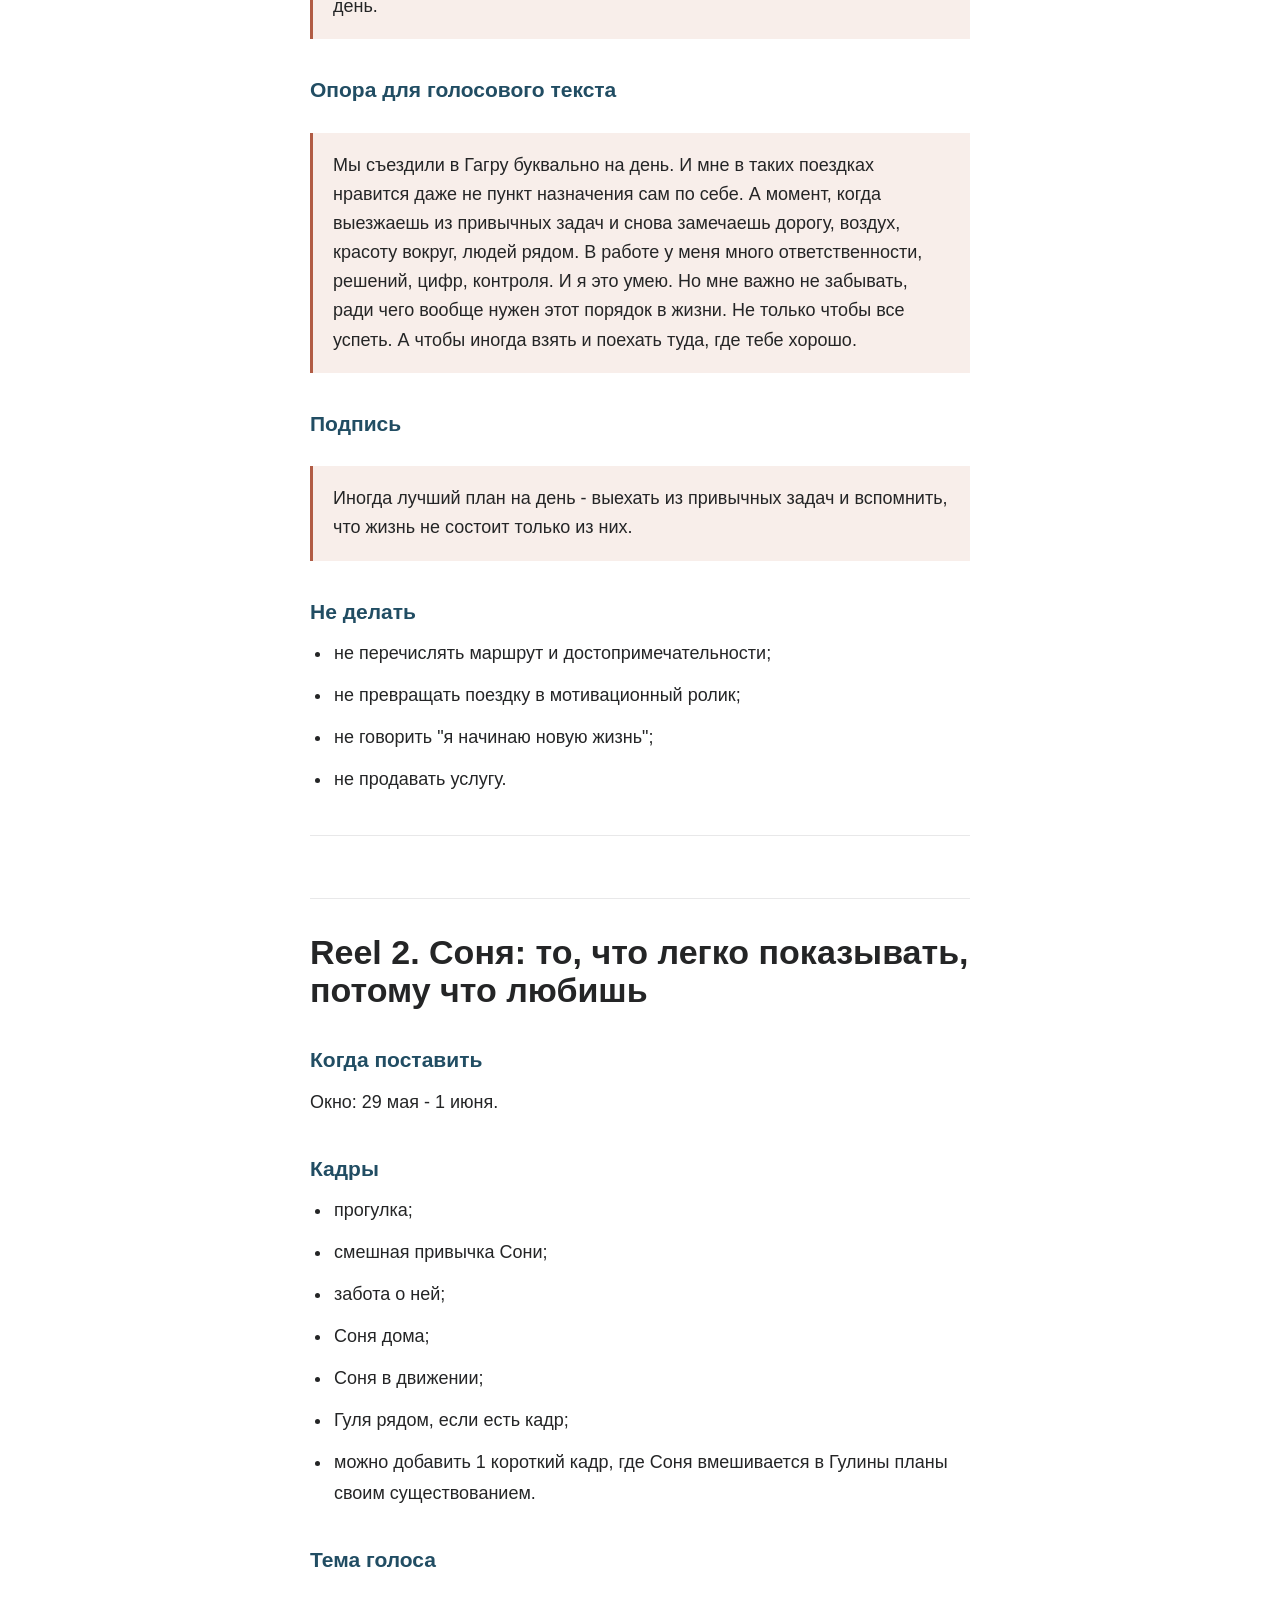
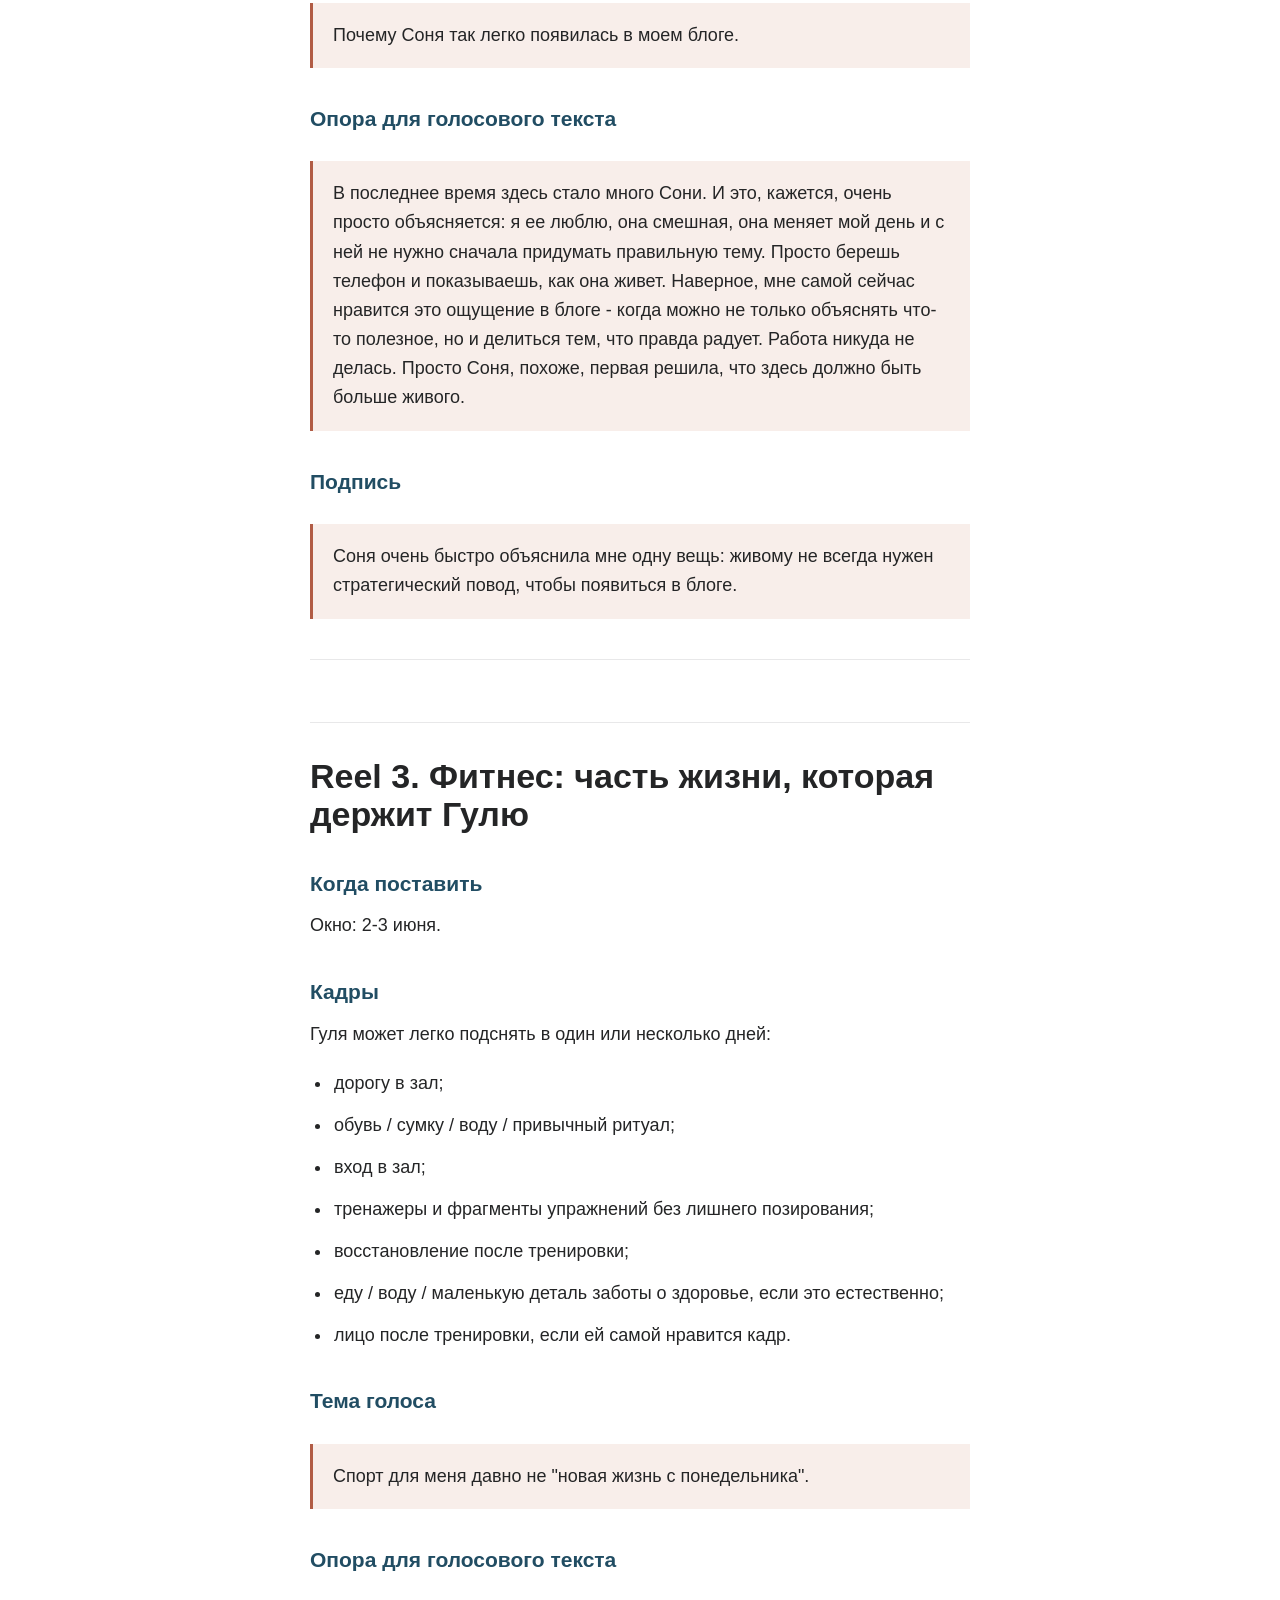
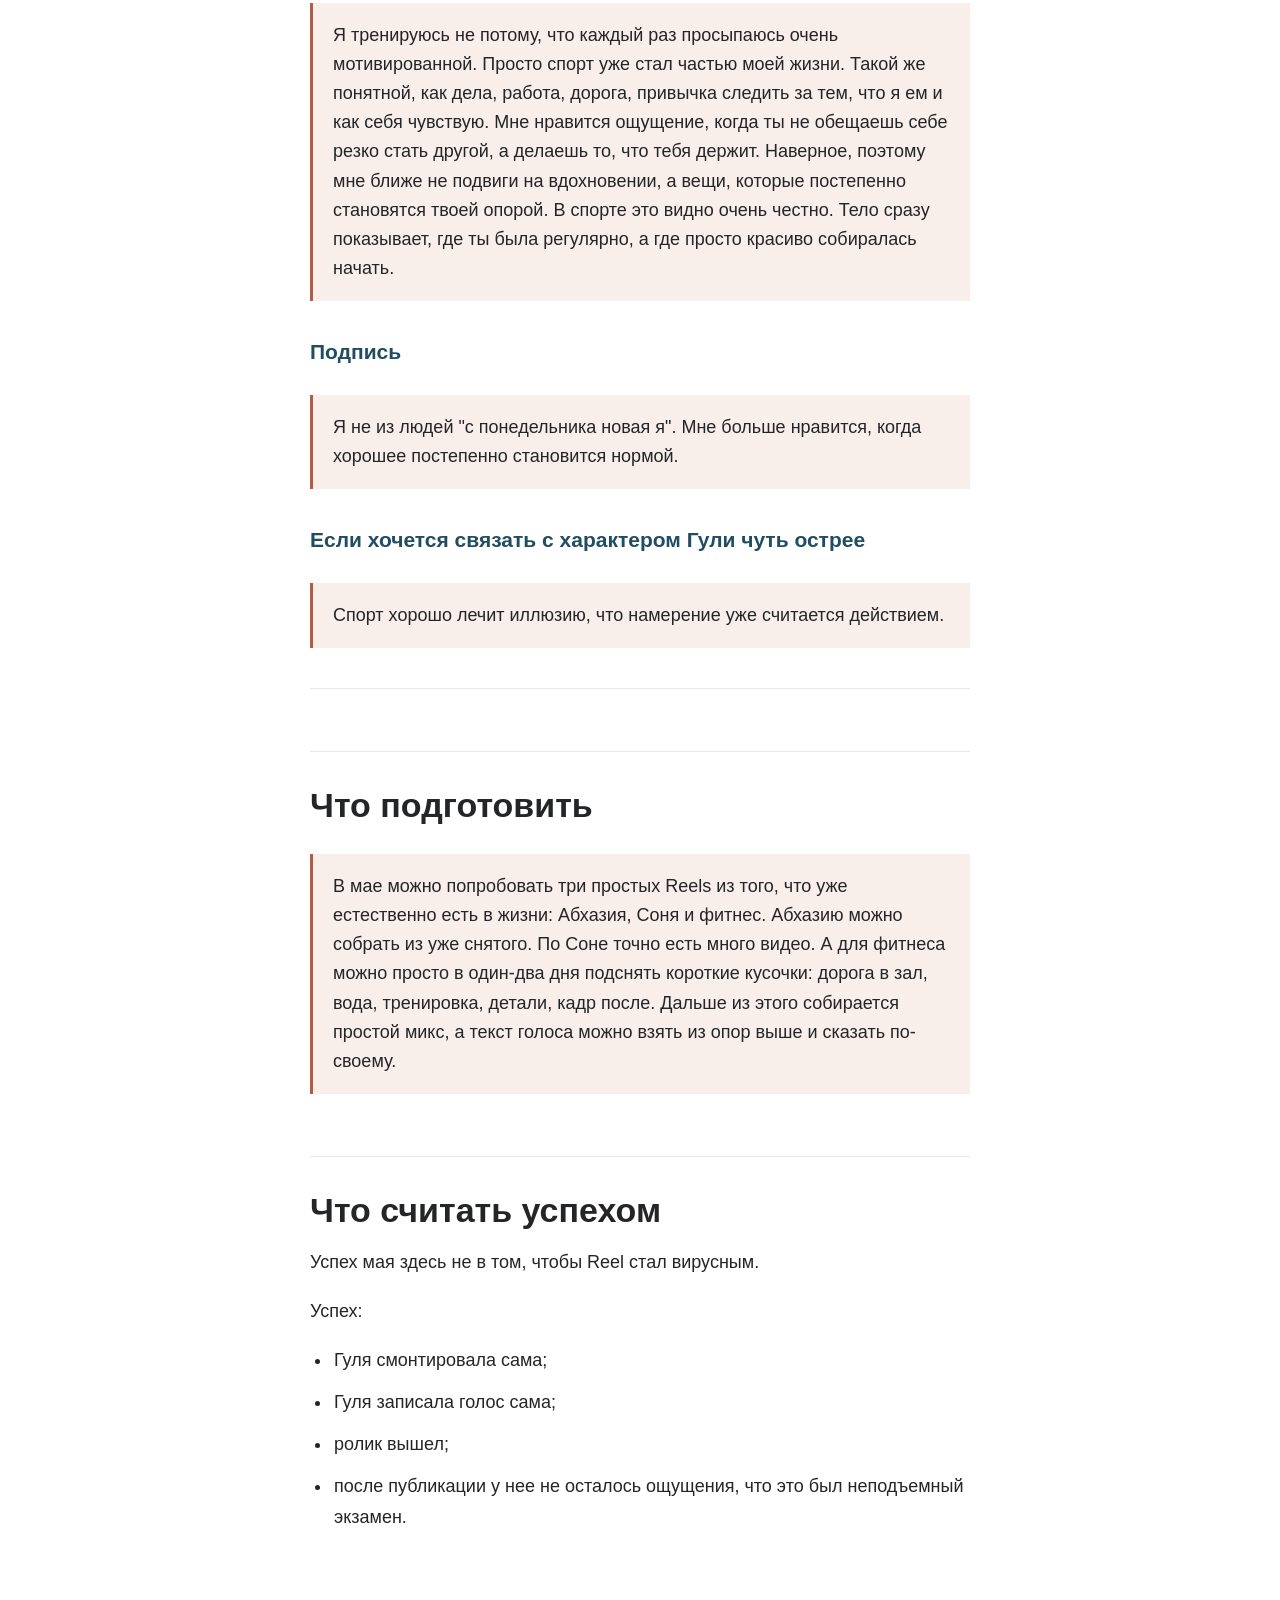
<file: docs/may-reels.html>
<!doctype html>
<html lang="ru">
  <head>
    <meta charset="utf-8">
    <meta name="viewport" content="width=device-width, initial-scale=1">
    <title>Reels-пак Гули на май</title>
    <link rel="stylesheet" href="./mobile-doc.css">
  </head>
  <body>
    <header class="reader-top">
      <a href="../index.html#library">К библиотеке</a>
      <a href="#top">Наверх</a>
    </header>
    <main id="top">
      <section class="cover">
        <p>Форматы</p>
        <h1>Reels-пак Гули на май</h1>
        <span>Открывать в работе</span>
      </section>
      <nav class="toc" aria-label="Оглавление">
        <strong>Оглавление</strong>
        <a class="toc-level-2" href="#зачем-они-нужны">Зачем они нужны</a>
<a class="toc-level-2" href="#формат-который-тестируем">Формат, который тестируем</a>
<a class="toc-level-2" href="#майский-минимум">Майский минимум</a>
<a class="toc-level-2" href="#reel-1-абхазия-выехать-из-задач-и-увидеть-жизнь">Reel 1. Абхазия: выехать из задач и увидеть жизнь</a>
<a class="toc-level-2" href="#reel-2-соня-то-что-легко-показывать-потому-что-любишь">Reel 2. Соня: то, что легко показывать, потому что любишь</a>
<a class="toc-level-2" href="#reel-3-фитнес-часть-жизни-которая-держит-гулю">Reel 3. Фитнес: часть жизни, которая держит Гулю</a>
<a class="toc-level-2" href="#что-подготовить">Что подготовить</a>
<a class="toc-level-2" href="#что-считать-успехом">Что считать успехом</a>
      </nav>
      <article class="document">
        <h1 id="майские-reels-гули-реалистичная-линия-с-26-мая-2026">Майские Reels Гули: реалистичная линия с 26 мая 2026</h1>
<h2 id="зачем-они-нужны">Зачем они нужны</h2>
<p>Reels в мае нужны не только ради охватов.</p>
<p>Они проверяют важную для проекта вещь: может ли Гуля сама собирать живой материал из своей жизни и накладывать на него голос, не превращая каждую публикацию в сложную съемку или тяжелый монтаж.</p>
<p>Правило мая:</p>
<blockquote>лучше 2 опубликованных Reels из простого микса кадров, чем 7 хороших идей, которые остались в чате.</blockquote>
<h2 id="формат-который-тестируем">Формат, который тестируем</h2>
<ul>
<li>длительность: 35-60 секунд;</li>
<li>монтаж: микс коротких видео, снятых уже в жизни;</li>
<li>голос: Гуля записывает поверх видео;</li>
<li>субтитры: простые автоматические;</li>
<li>задача монтажа: не &quot;сделать клип&quot;, а собрать атмосферу и мысль;</li>
<li>текст голоса: не выучить идеально, а взять как опору и сказать по-своему.</li>
</ul>
<h2 id="майский-минимум">Майский минимум</h2>
<h3 id="три-темы-мая">Три темы мая</h3>
<ol>
<li>Reel из поездки в Абхазию.</li>
<li>Reel с Соней.</li>
<li>Reel про фитнес как большую устойчивую часть жизни Гули.</li>
</ol>
<p>Если Гуля реализует хотя бы два таких Reels сама, это уже хороший результат мая. Если выйдут все три, это уже будет не &quot;попробовали формат&quot;, а реальная маленькая линия блога.</p>
<hr>
<h2 id="reel-1-абхазия-выехать-из-задач-и-увидеть-жизнь">Reel 1. Абхазия: выехать из задач и увидеть жизнь</h2>
<h3 id="когда-поставить">Когда поставить</h3>
<p>Окно: <strong>26 мая</strong>, первый день нового старта.</p>
<h3 id="что-в-этом-reel-главное">Что в этом Reel главное</h3>
<p>Это не туристический отчет &quot;мы были там-то и там-то&quot;.</p>
<p>Сила этого ролика в другом:</p>
<ul>
<li>Гуля поехала не одна, а с близкими людьми;</li>
<li>это день, где есть дорога, красота, разговоры, смена воздуха;</li>
<li>блог получает не полезную лекцию, а живую Гулю в пространстве, где ей хорошо;</li>
<li>такая жизнь не спорит с БК Главбух, а делает человека за бизнесом объемнее.</li>
</ul>
<h3 id="кадры">Кадры</h3>
<ul>
<li>дорога;</li>
<li>море, горы, растения, воздух;</li>
<li>Гуля в движении;</li>
<li>детали, которые ей понравились;</li>
<li>смешной или живой момент, если есть.</li>
</ul>
<h3 id="тема-голоса">Тема голоса</h3>
<blockquote>Иногда полезно не только разбираться в задачах, но и выехать из них на день.</blockquote>
<h3 id="опора-для-голосового-текста">Опора для голосового текста</h3>
<blockquote>Мы съездили в Гагру буквально на день.  И мне в таких поездках нравится даже не пункт назначения сам по себе. А момент, когда выезжаешь из привычных задач и снова замечаешь дорогу, воздух, красоту вокруг, людей рядом.  В работе у меня много ответственности, решений, цифр, контроля. И я это умею.  Но мне важно не забывать, ради чего вообще нужен этот порядок в жизни. Не только чтобы все успеть. А чтобы иногда взять и поехать туда, где тебе хорошо.</blockquote>
<h3 id="подпись">Подпись</h3>
<blockquote>Иногда лучший план на день - выехать из привычных задач и вспомнить, что жизнь не состоит только из них.</blockquote>
<h3 id="не-делать">Не делать</h3>
<ul>
<li>не перечислять маршрут и достопримечательности;</li>
<li>не превращать поездку в мотивационный ролик;</li>
<li>не говорить &quot;я начинаю новую жизнь&quot;;</li>
<li>не продавать услугу.</li>
</ul>
<hr>
<h2 id="reel-2-соня-то-что-легко-показывать-потому-что-любишь">Reel 2. Соня: то, что легко показывать, потому что любишь</h2>
<h3 id="когда-поставить-2">Когда поставить</h3>
<p>Окно: 29 мая - 1 июня.</p>
<h3 id="кадры-2">Кадры</h3>
<ul>
<li>прогулка;</li>
<li>смешная привычка Сони;</li>
<li>забота о ней;</li>
<li>Соня дома;</li>
<li>Соня в движении;</li>
<li>Гуля рядом, если есть кадр;</li>
<li>можно добавить 1 короткий кадр, где Соня вмешивается в Гулины планы своим существованием.</li>
</ul>
<h3 id="тема-голоса-2">Тема голоса</h3>
<blockquote>Почему Соня так легко появилась в моем блоге.</blockquote>
<h3 id="опора-для-голосового-текста-2">Опора для голосового текста</h3>
<blockquote>В последнее время здесь стало много Сони.  И это, кажется, очень просто объясняется: я ее люблю, она смешная, она меняет мой день и с ней не нужно сначала придумать правильную тему.  Просто берешь телефон и показываешь, как она живет.  Наверное, мне самой сейчас нравится это ощущение в блоге - когда можно не только объяснять что-то полезное, но и делиться тем, что правда радует.  Работа никуда не делась. Просто Соня, похоже, первая решила, что здесь должно быть больше живого.</blockquote>
<h3 id="подпись-2">Подпись</h3>
<blockquote>Соня очень быстро объяснила мне одну вещь: живому не всегда нужен стратегический повод, чтобы появиться в блоге.</blockquote>
<hr>
<h2 id="reel-3-фитнес-часть-жизни-которая-держит-гулю">Reel 3. Фитнес: часть жизни, которая держит Гулю</h2>
<h3 id="когда-поставить-3">Когда поставить</h3>
<p>Окно: 2-3 июня.</p>
<h3 id="кадры-3">Кадры</h3>
<p>Гуля может легко подснять в один или несколько дней:</p>
<ul>
<li>дорогу в зал;</li>
<li>обувь / сумку / воду / привычный ритуал;</li>
<li>вход в зал;</li>
<li>тренажеры и фрагменты упражнений без лишнего позирования;</li>
<li>восстановление после тренировки;</li>
<li>еду / воду / маленькую деталь заботы о здоровье, если это естественно;</li>
<li>лицо после тренировки, если ей самой нравится кадр.</li>
</ul>
<h3 id="тема-голоса-3">Тема голоса</h3>
<blockquote>Спорт для меня давно не &quot;новая жизнь с понедельника&quot;.</blockquote>
<h3 id="опора-для-голосового-текста-3">Опора для голосового текста</h3>
<blockquote>Я тренируюсь не потому, что каждый раз просыпаюсь очень мотивированной.  Просто спорт уже стал частью моей жизни. Такой же понятной, как дела, работа, дорога, привычка следить за тем, что я ем и как себя чувствую.  Мне нравится ощущение, когда ты не обещаешь себе резко стать другой, а делаешь то, что тебя держит.  Наверное, поэтому мне ближе не подвиги на вдохновении, а вещи, которые постепенно становятся твоей опорой.  В спорте это видно очень честно. Тело сразу показывает, где ты была регулярно, а где просто красиво собиралась начать.</blockquote>
<h3 id="подпись-3">Подпись</h3>
<blockquote>Я не из людей &quot;с понедельника новая я&quot;. Мне больше нравится, когда хорошее постепенно становится нормой.</blockquote>
<h3 id="если-хочется-связать-с-характером-гули-чуть-острее">Если хочется связать с характером Гули чуть острее</h3>
<blockquote>Спорт хорошо лечит иллюзию, что намерение уже считается действием.</blockquote>
<hr>
<h2 id="что-подготовить">Что подготовить</h2>
<blockquote>В мае можно попробовать три простых Reels из того, что уже естественно есть в жизни: Абхазия, Соня и фитнес.  Абхазию можно собрать из уже снятого. По Соне точно есть много видео. А для фитнеса можно просто в один-два дня подснять короткие кусочки: дорога в зал, вода, тренировка, детали, кадр после. Дальше из этого собирается простой микс, а текст голоса можно взять из опор выше и сказать по-своему.</blockquote>
<h2 id="что-считать-успехом">Что считать успехом</h2>
<p>Успех мая здесь не в том, чтобы Reel стал вирусным.</p>
<p>Успех:</p>
<ul>
<li>Гуля смонтировала сама;</li>
<li>Гуля записала голос сама;</li>
<li>ролик вышел;</li>
<li>после публикации у нее не осталось ощущения, что это был неподъемный экзамен.</li>
</ul>
      </article>
    </main>
  </body>
</html>
</file>
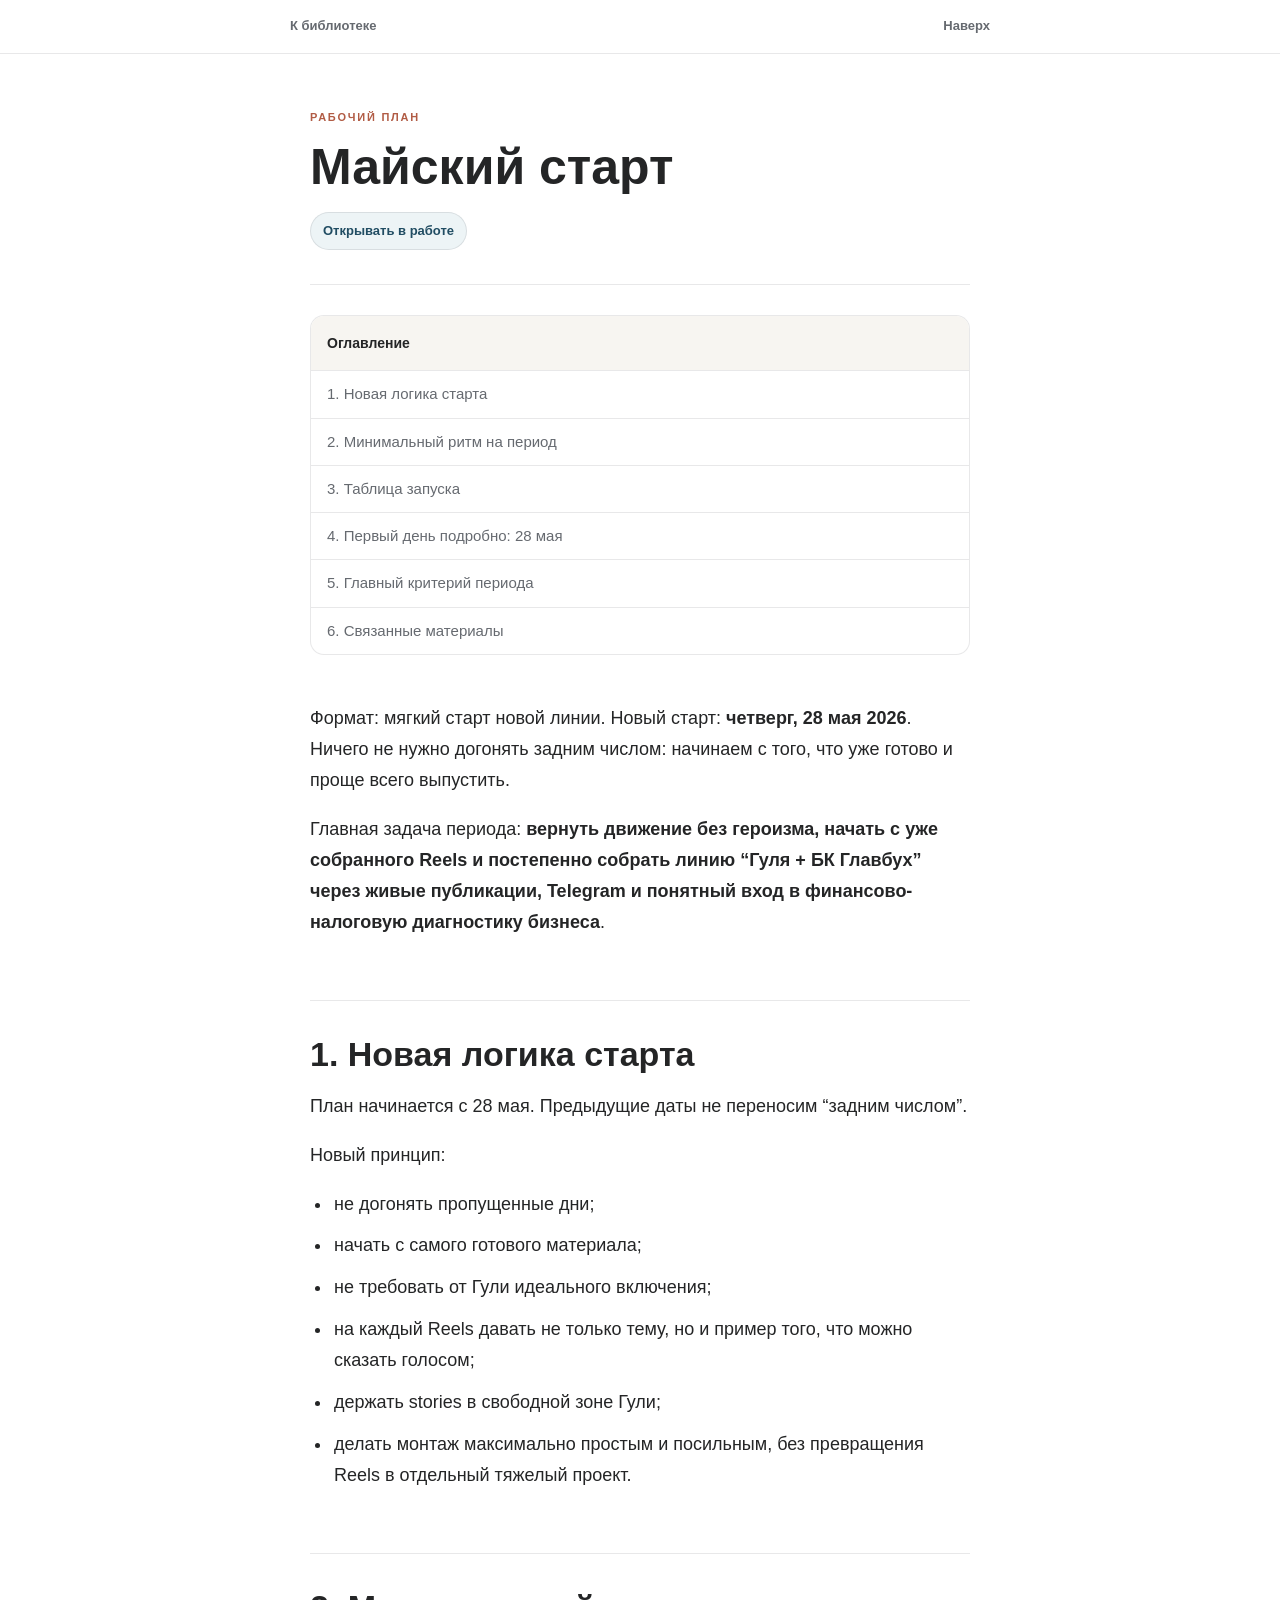
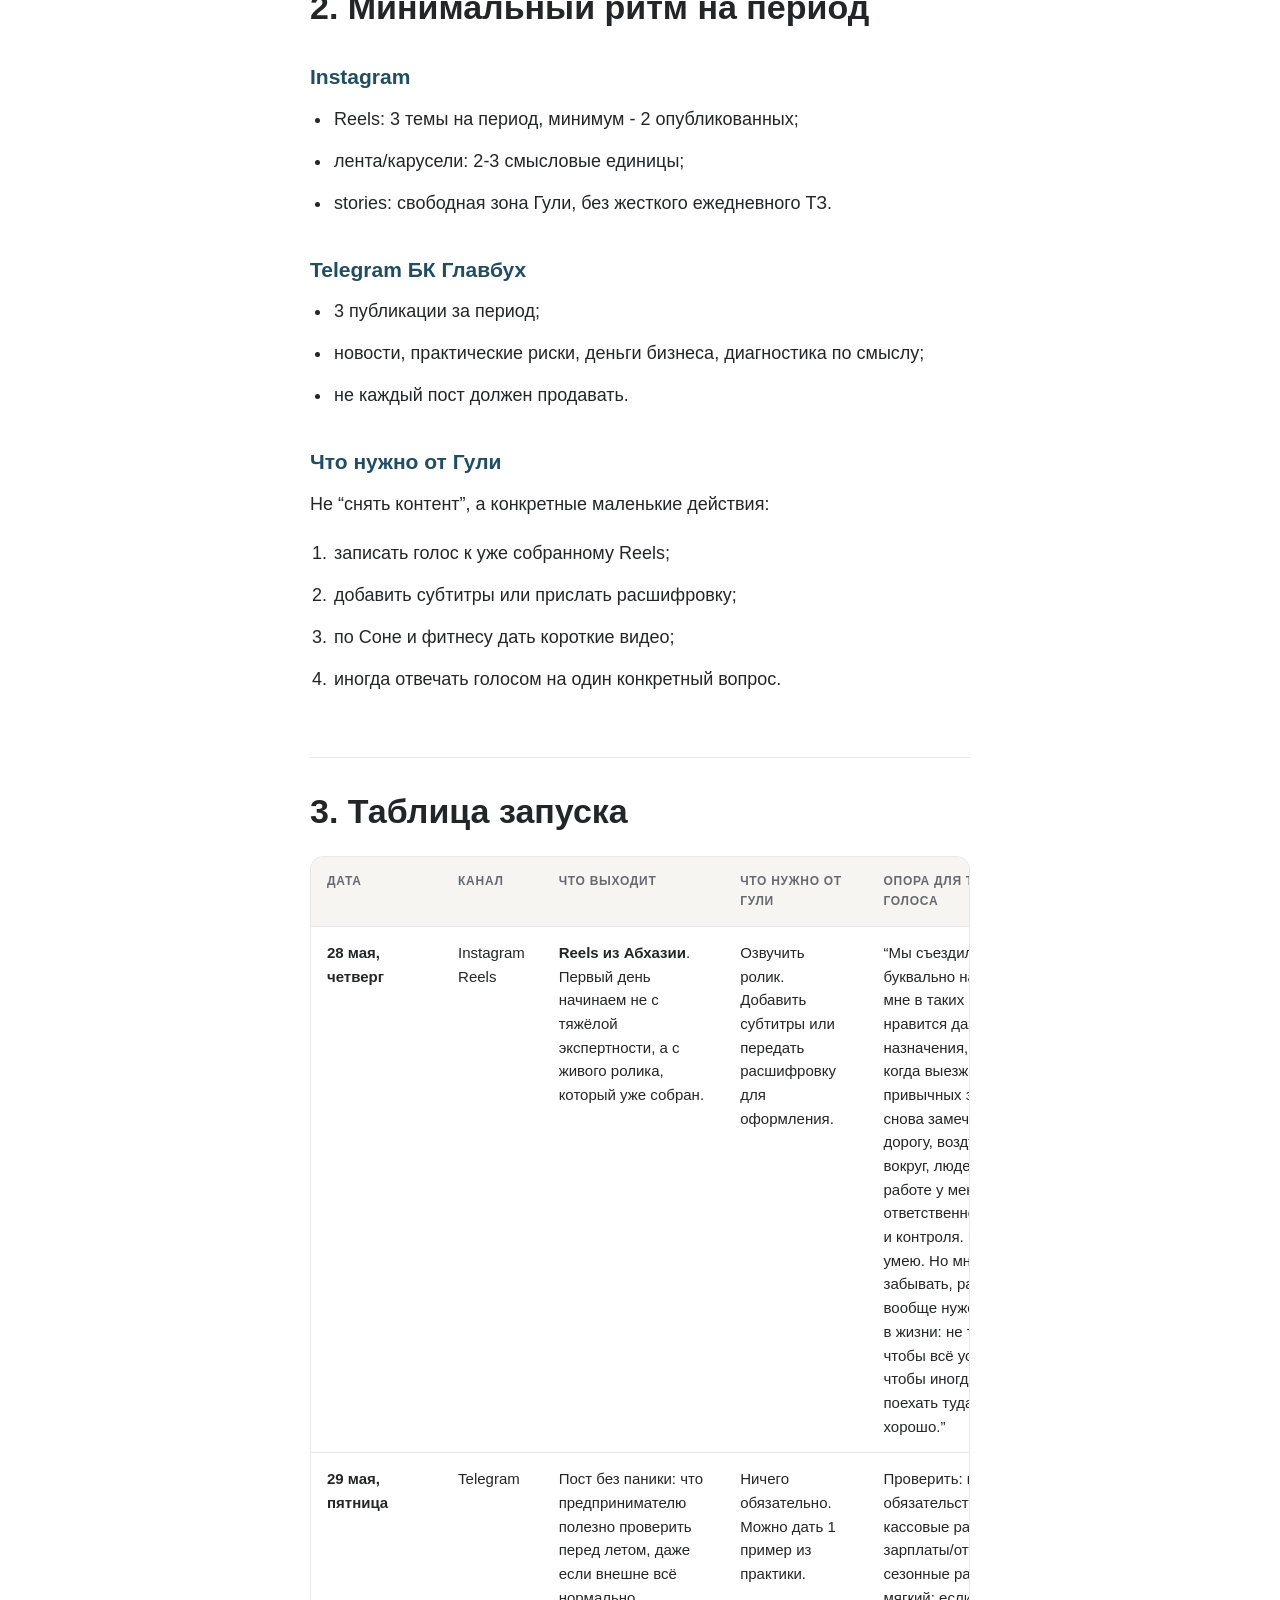
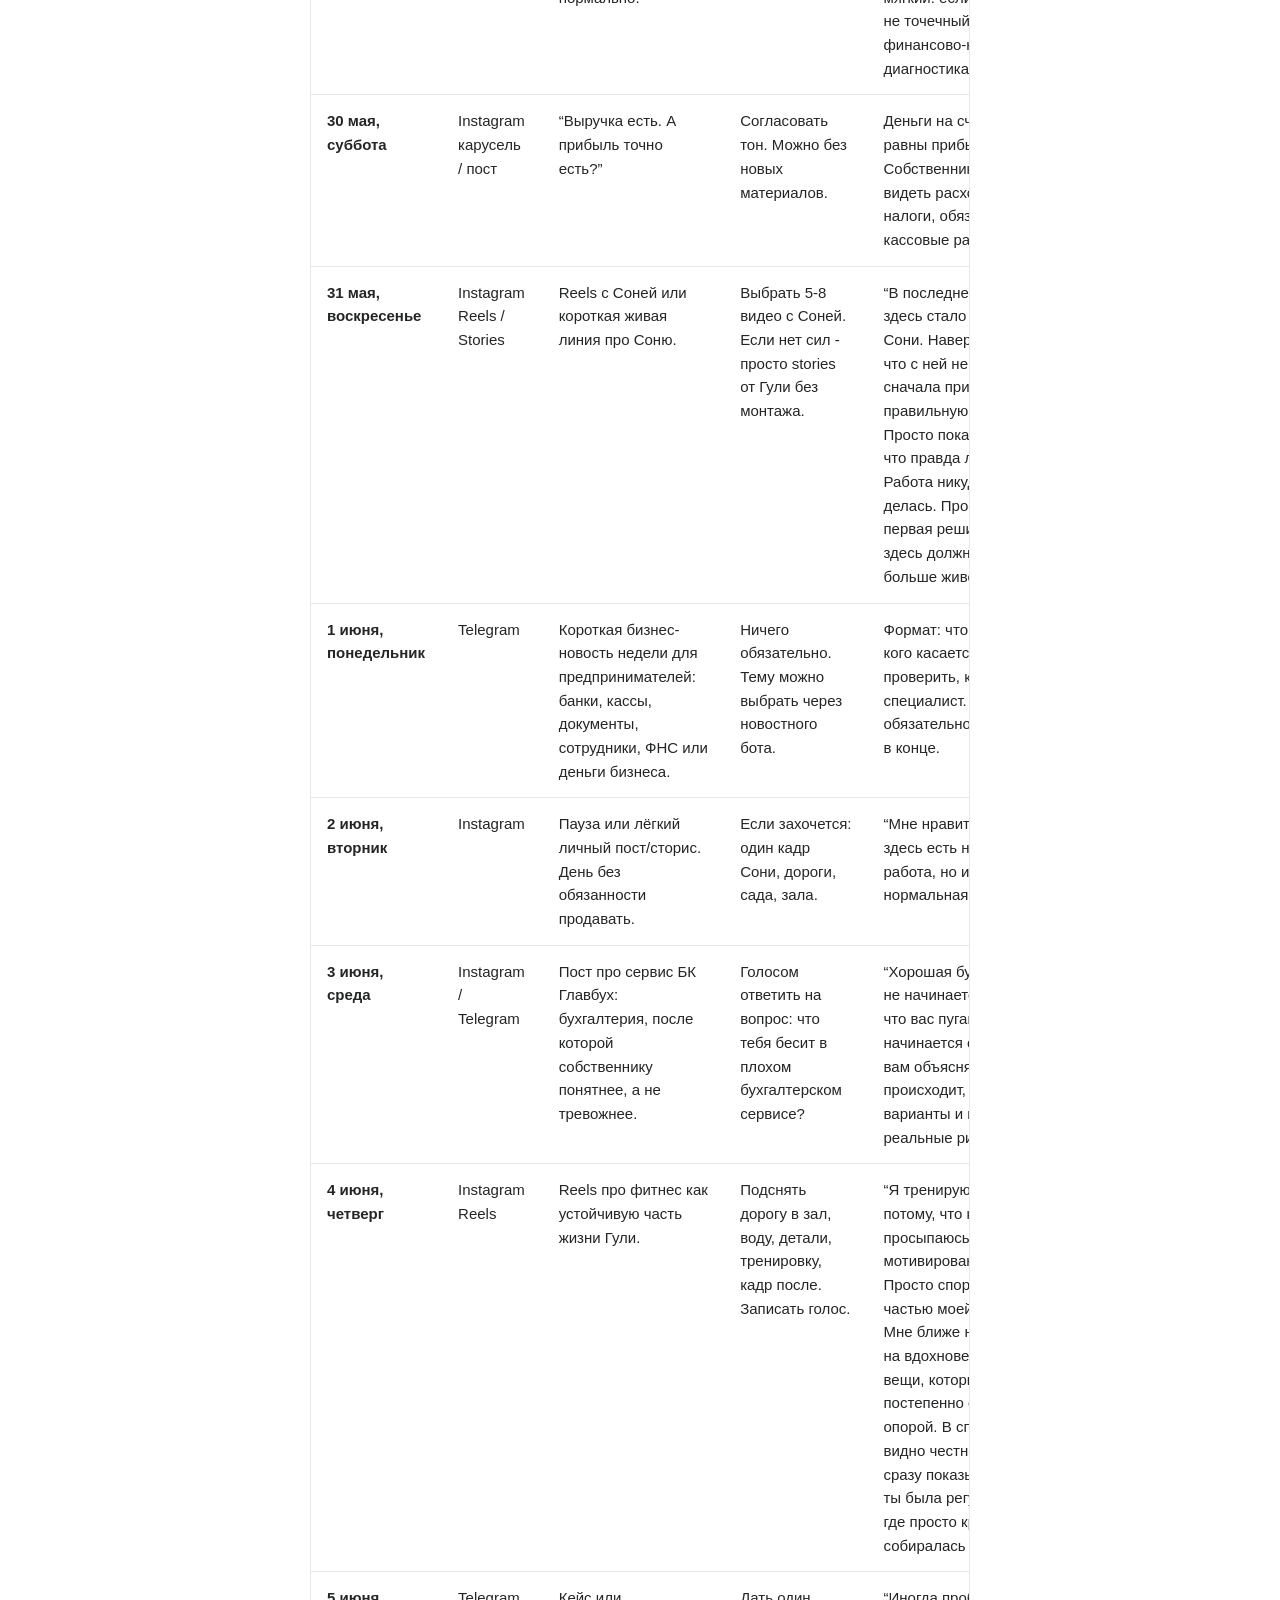
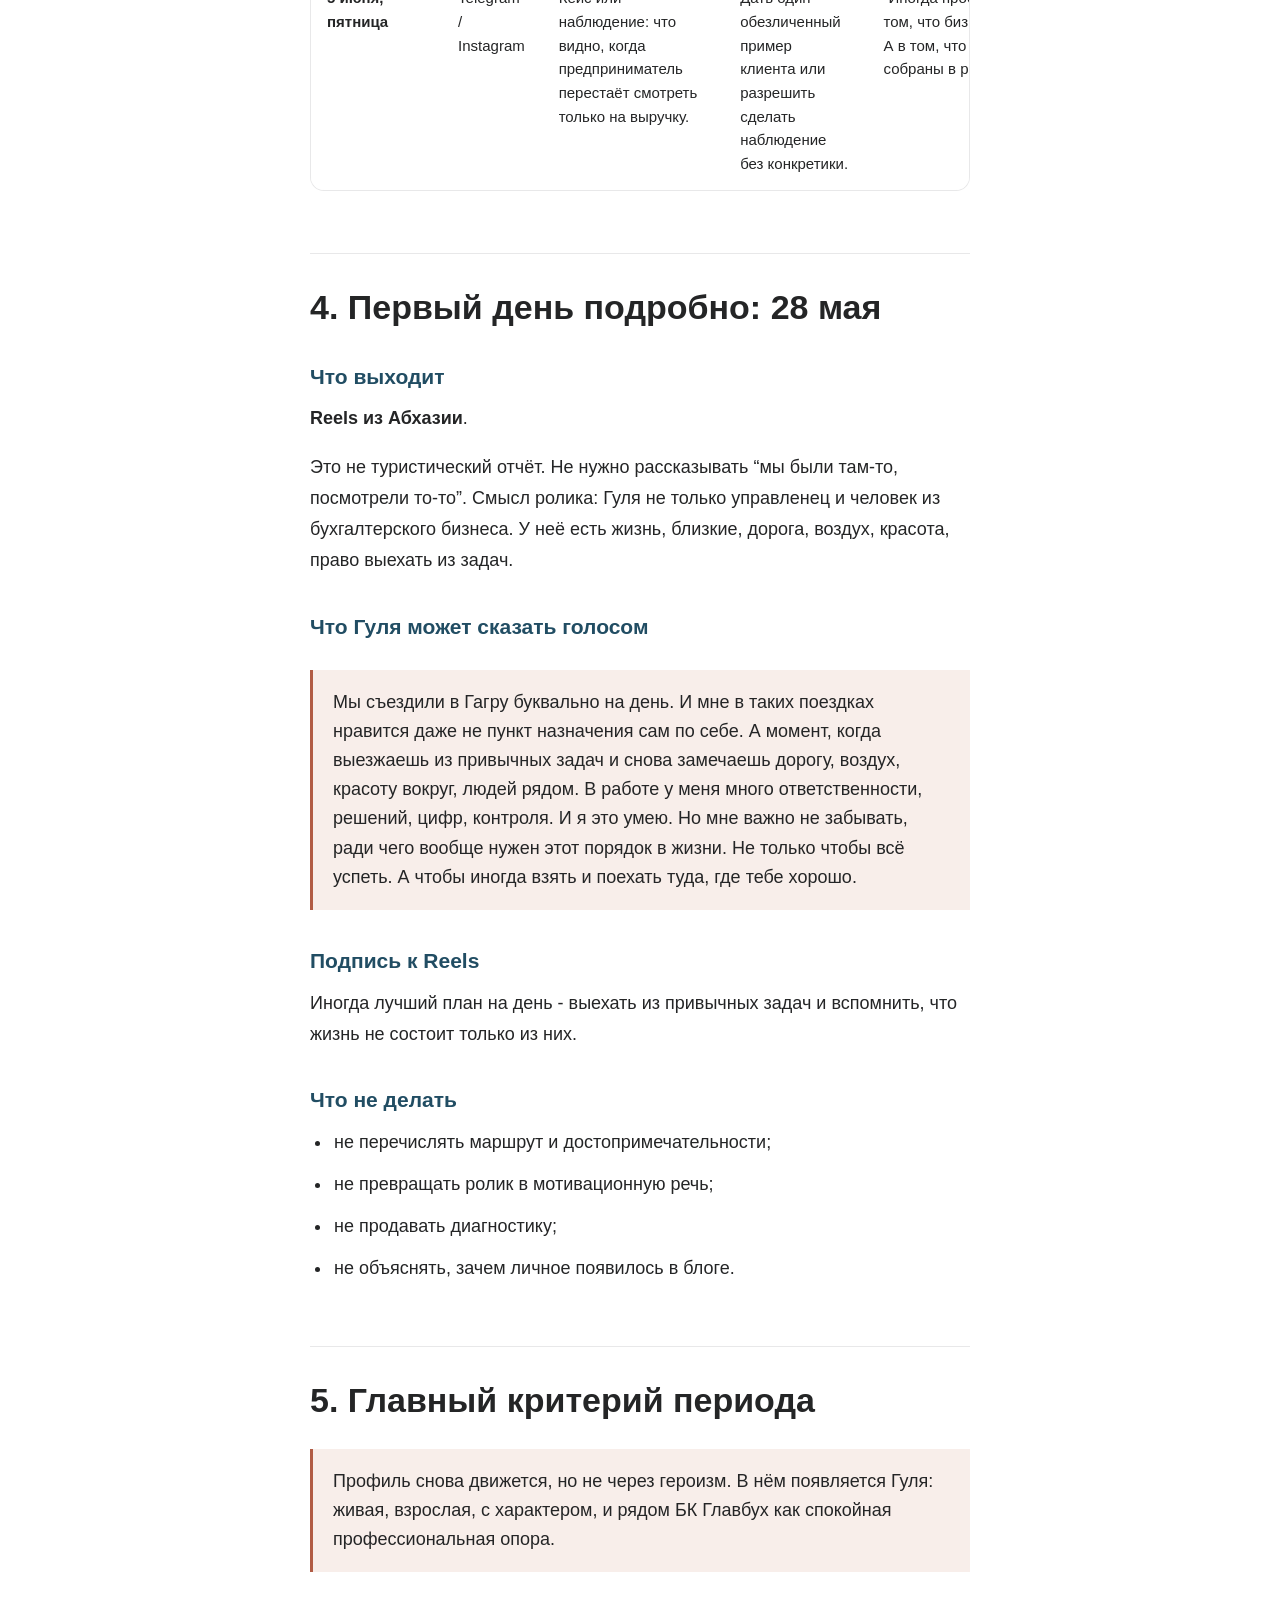
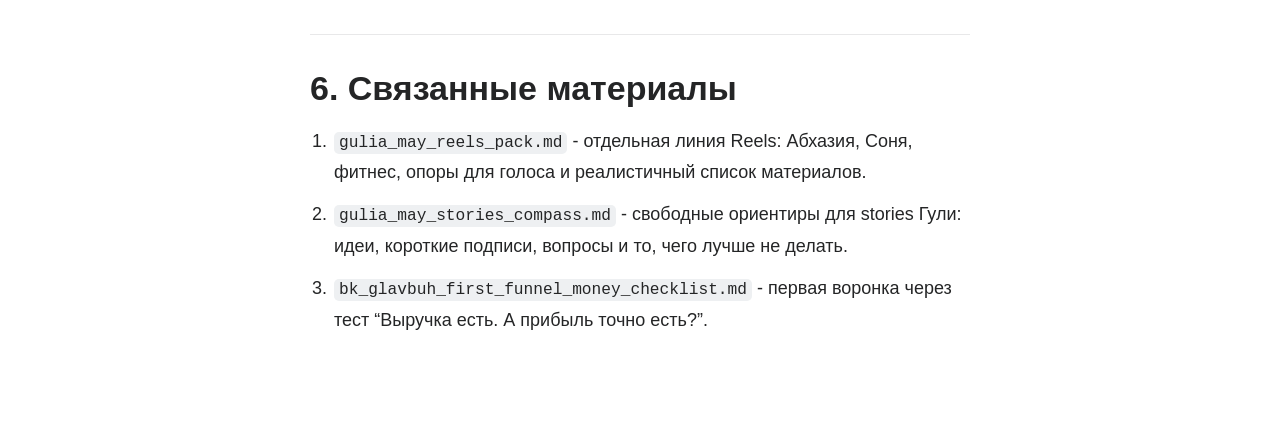
<file: docs/may-start.html>
﻿<!doctype html>
<html lang="ru">
  <head>
    <meta charset="utf-8">
    <meta name="viewport" content="width=device-width, initial-scale=1">
    <title>Майский старт</title>
    <link rel="stylesheet" href="./mobile-doc.css">
  </head>
  <body>
    <header class="reader-top">
      <a href="../index.html#library">К библиотеке</a>
      <a href="#top">Наверх</a>
    </header>
    <main id="top">
      <section class="cover">
        <p>Рабочий план</p>
        <h1>Майский старт</h1>
        <span>Открывать в работе</span>
      </section>
      <nav class="toc" aria-label="Оглавление">
        <strong>Оглавление</strong>
        <a class="toc-level-2" href="#1-новая-логика-старта">1. Новая логика старта</a>
<a class="toc-level-2" href="#2-минимальный-ритм-на-период">2. Минимальный ритм на период</a>
<a class="toc-level-2" href="#3-таблица-запуска">3. Таблица запуска</a>
<a class="toc-level-2" href="#4-первый-день-подробно-28-мая">4. Первый день подробно: 28 мая</a>
<a class="toc-level-2" href="#5-главный-критерий-периода">5. Главный критерий периода</a>
<a class="toc-level-2" href="#6-связанные-материалы">6. Связанные материалы</a>
      </nav>
      <article class="document">
        <h1 id="контент-план-гули-старт-с-26-мая-по-3-июня-2026">Контент-план Гули: старт с 28 мая по 5 июня 2026</h1>
<p>Формат: мягкий старт новой линии. Новый старт: <strong>четверг, 28 мая 2026</strong>. Ничего не нужно догонять задним числом: начинаем с того, что уже готово и проще всего выпустить.</p>
<p>Главная задача периода: <strong>вернуть движение без героизма, начать с уже собранного Reels и постепенно собрать линию “Гуля + БК Главбух” через живые публикации, Telegram и понятный вход в финансово-налоговую диагностику бизнеса</strong>.</p>
<h2 id="1-новая-логика-старта">1. Новая логика старта</h2>
<p>План начинается с 28 мая. Предыдущие даты не переносим “задним числом”.</p>
<p>Новый принцип:</p>
<ul>
<li>не догонять пропущенные дни;</li>
<li>начать с самого готового материала;</li>
<li>не требовать от Гули идеального включения;</li>
<li>на каждый Reels давать не только тему, но и пример того, что можно сказать голосом;</li>
<li>держать stories в свободной зоне Гули;</li>
<li>делать монтаж максимально простым и посильным, без превращения Reels в отдельный тяжелый проект.</li>
</ul>
<h2 id="2-минимальный-ритм-на-период">2. Минимальный ритм на период</h2>
<h3 id="instagram">Instagram</h3>
<ul>
<li>Reels: 3 темы на период, минимум - 2 опубликованных;</li>
<li>лента/карусели: 2-3 смысловые единицы;</li>
<li>stories: свободная зона Гули, без жесткого ежедневного ТЗ.</li>
</ul>
<h3 id="telegram-бк-главбух">Telegram БК Главбух</h3>
<ul>
<li>3 публикации за период;</li>
<li>новости, практические риски, деньги бизнеса, диагностика по смыслу;</li>
<li>не каждый пост должен продавать.</li>
</ul>
<h3 id="что-нужно-от-гули">Что нужно от Гули</h3>
<p>Не “снять контент”, а конкретные маленькие действия:</p>
<ol>
<li>записать голос к уже собранному Reels;</li>
<li>добавить субтитры или прислать расшифровку;</li>
<li>по Соне и фитнесу дать короткие видео;</li>
<li>иногда отвечать голосом на один конкретный вопрос.</li>
</ol>
<h2 id="3-таблица-запуска">3. Таблица запуска</h2>
<div class="table-wrap"><table>
<thead><tr><th>Дата</th><th>Канал</th><th>Что выходит</th><th>Что нужно от Гули</th><th>Опора для текста / голоса</th></tr></thead>
<tbody>
<tr><td><strong>28 мая, четверг</strong></td><td>Instagram Reels</td><td><strong>Reels из Абхазии</strong>. Первый день начинаем не с тяжёлой экспертности, а с живого ролика, который уже собран.</td><td>Озвучить ролик. Добавить субтитры или передать расшифровку для оформления.</td><td>“Мы съездили в Гагру буквально на день. И мне в таких поездках нравится даже не пункт назначения, а момент, когда выезжаешь из привычных задач и снова замечаешь дорогу, воздух, красоту вокруг, людей рядом. В работе у меня много ответственности, цифр и контроля. И я это умею. Но мне важно не забывать, ради чего вообще нужен порядок в жизни: не только чтобы всё успеть, а чтобы иногда взять и поехать туда, где тебе хорошо.”</td></tr>
<tr><td><strong>29 мая, пятница</strong></td><td>Telegram</td><td>Пост без паники: что предпринимателю полезно проверить перед летом, даже если внешне всё нормально.</td><td>Ничего обязательно. Можно дать 1 пример из практики.</td><td>Проверить: налоги, обязательства, кассовые разрывы, зарплаты/отпуска, сезонные расходы. CTA мягкий: если вопрос уже не точечный, нужна финансово-налоговая диагностика бизнеса.</td></tr>
<tr><td><strong>30 мая, суббота</strong></td><td>Instagram карусель / пост</td><td>“Выручка есть. А прибыль точно есть?”</td><td>Согласовать тон. Можно без новых материалов.</td><td>Деньги на счёте не равны прибыли. Собственнику важно видеть расходы, маржу, налоги, обязательства и кассовые разрывы.</td></tr>
<tr><td><strong>31 мая, воскресенье</strong></td><td>Instagram Reels / Stories</td><td>Reels с Соней или короткая живая линия про Соню.</td><td>Выбрать 5-8 видео с Соней. Если нет сил - просто stories от Гули без монтажа.</td><td>“В последнее время здесь стало много Сони. Наверное, потому что с ней не нужно сначала придумать правильную тему. Просто показываешь то, что правда любишь. Работа никуда не делась. Просто Соня первая решила, что здесь должно быть больше живого.”</td></tr>
<tr><td><strong>1 июня, понедельник</strong></td><td>Telegram</td><td>Короткая бизнес-новость недели для предпринимателей: банки, кассы, документы, сотрудники, ФНС или деньги бизнеса.</td><td>Ничего обязательно. Тему можно выбрать через новостного бота.</td><td>Формат: что произошло, кого касается, что проверить, когда нужен специалист. Без обязательной продажи в конце.</td></tr>
<tr><td><strong>2 июня, вторник</strong></td><td>Instagram</td><td>Пауза или лёгкий личный пост/сторис. День без обязанности продавать.</td><td>Если захочется: один кадр Сони, дороги, сада, зала.</td><td>“Мне нравится, когда здесь есть не только работа, но и нормальная жизнь.”</td></tr>
<tr><td><strong>3 июня, среда</strong></td><td>Instagram / Telegram</td><td>Пост про сервис БК Главбух: бухгалтерия, после которой собственнику понятнее, а не тревожнее.</td><td>Голосом ответить на вопрос: что тебя бесит в плохом бухгалтерском сервисе?</td><td>“Хорошая бухгалтерия не начинается с того, что вас пугают. Она начинается с того, что вам объясняют, что происходит, какие есть варианты и где реальные риски.”</td></tr>
<tr><td><strong>4 июня, четверг</strong></td><td>Instagram Reels</td><td>Reels про фитнес как устойчивую часть жизни Гули.</td><td>Подснять дорогу в зал, воду, детали, тренировку, кадр после. Записать голос.</td><td>“Я тренируюсь не потому, что каждый раз просыпаюсь очень мотивированной. Просто спорт стал частью моей жизни. Мне ближе не подвиги на вдохновении, а вещи, которые постепенно становятся опорой. В спорте это видно честно: тело сразу показывает, где ты была регулярно, а где просто красиво собиралась начать.”</td></tr>
<tr><td><strong>5 июня, пятница</strong></td><td>Telegram / Instagram</td><td>Кейс или наблюдение: что видно, когда предприниматель перестаёт смотреть только на выручку.</td><td>Дать один обезличенный пример клиента или разрешить сделать наблюдение без конкретики.</td><td>“Иногда проблема не в том, что бизнес плохой. А в том, что цифры не собраны в решение.”</td></tr>
</tbody>
</table></div>
<h2 id="4-первый-день-подробно-28-мая">4. Первый день подробно: 28 мая</h2>
<h3 id="что-выходит">Что выходит</h3>
<p><strong>Reels из Абхазии</strong>.</p>
<p>Это не туристический отчёт. Не нужно рассказывать “мы были там-то, посмотрели то-то”. Смысл ролика: Гуля не только управленец и человек из бухгалтерского бизнеса. У неё есть жизнь, близкие, дорога, воздух, красота, право выехать из задач.</p>
<h3 id="что-гуля-может-сказать-голосом">Что Гуля может сказать голосом</h3>
<blockquote>Мы съездили в Гагру буквально на день.  И мне в таких поездках нравится даже не пункт назначения сам по себе. А момент, когда выезжаешь из привычных задач и снова замечаешь дорогу, воздух, красоту вокруг, людей рядом.  В работе у меня много ответственности, решений, цифр, контроля. И я это умею.  Но мне важно не забывать, ради чего вообще нужен этот порядок в жизни. Не только чтобы всё успеть. А чтобы иногда взять и поехать туда, где тебе хорошо.</blockquote>
<h3 id="подпись-к-reels">Подпись к Reels</h3>
<p>Иногда лучший план на день - выехать из привычных задач и вспомнить, что жизнь не состоит только из них.</p>
<h3 id="что-не-делать">Что не делать</h3>
<ul>
<li>не перечислять маршрут и достопримечательности;</li>
<li>не превращать ролик в мотивационную речь;</li>
<li>не продавать диагностику;</li>
<li>не объяснять, зачем личное появилось в блоге.</li>
</ul>
<h2 id="5-главный-критерий-периода">5. Главный критерий периода</h2>
<blockquote>Профиль снова движется, но не через героизм. В нём появляется Гуля: живая, взрослая, с характером, и рядом БК Главбух как спокойная профессиональная опора.</blockquote>
<h2 id="6-связанные-материалы">6. Связанные материалы</h2>
<ol>
<li><code>gulia_may_reels_pack.md</code> - отдельная линия Reels: Абхазия, Соня, фитнес, опоры для голоса и реалистичный список материалов.</li>
<li><code>gulia_may_stories_compass.md</code> - свободные ориентиры для stories Гули: идеи, короткие подписи, вопросы и то, чего лучше не делать.</li>
<li><code>bk_glavbuh_first_funnel_money_checklist.md</code> - первая воронка через тест “Выручка есть. А прибыль точно есть?”.</li>
</ol>
      </article>
    </main>
  </body>
</html>
</file>
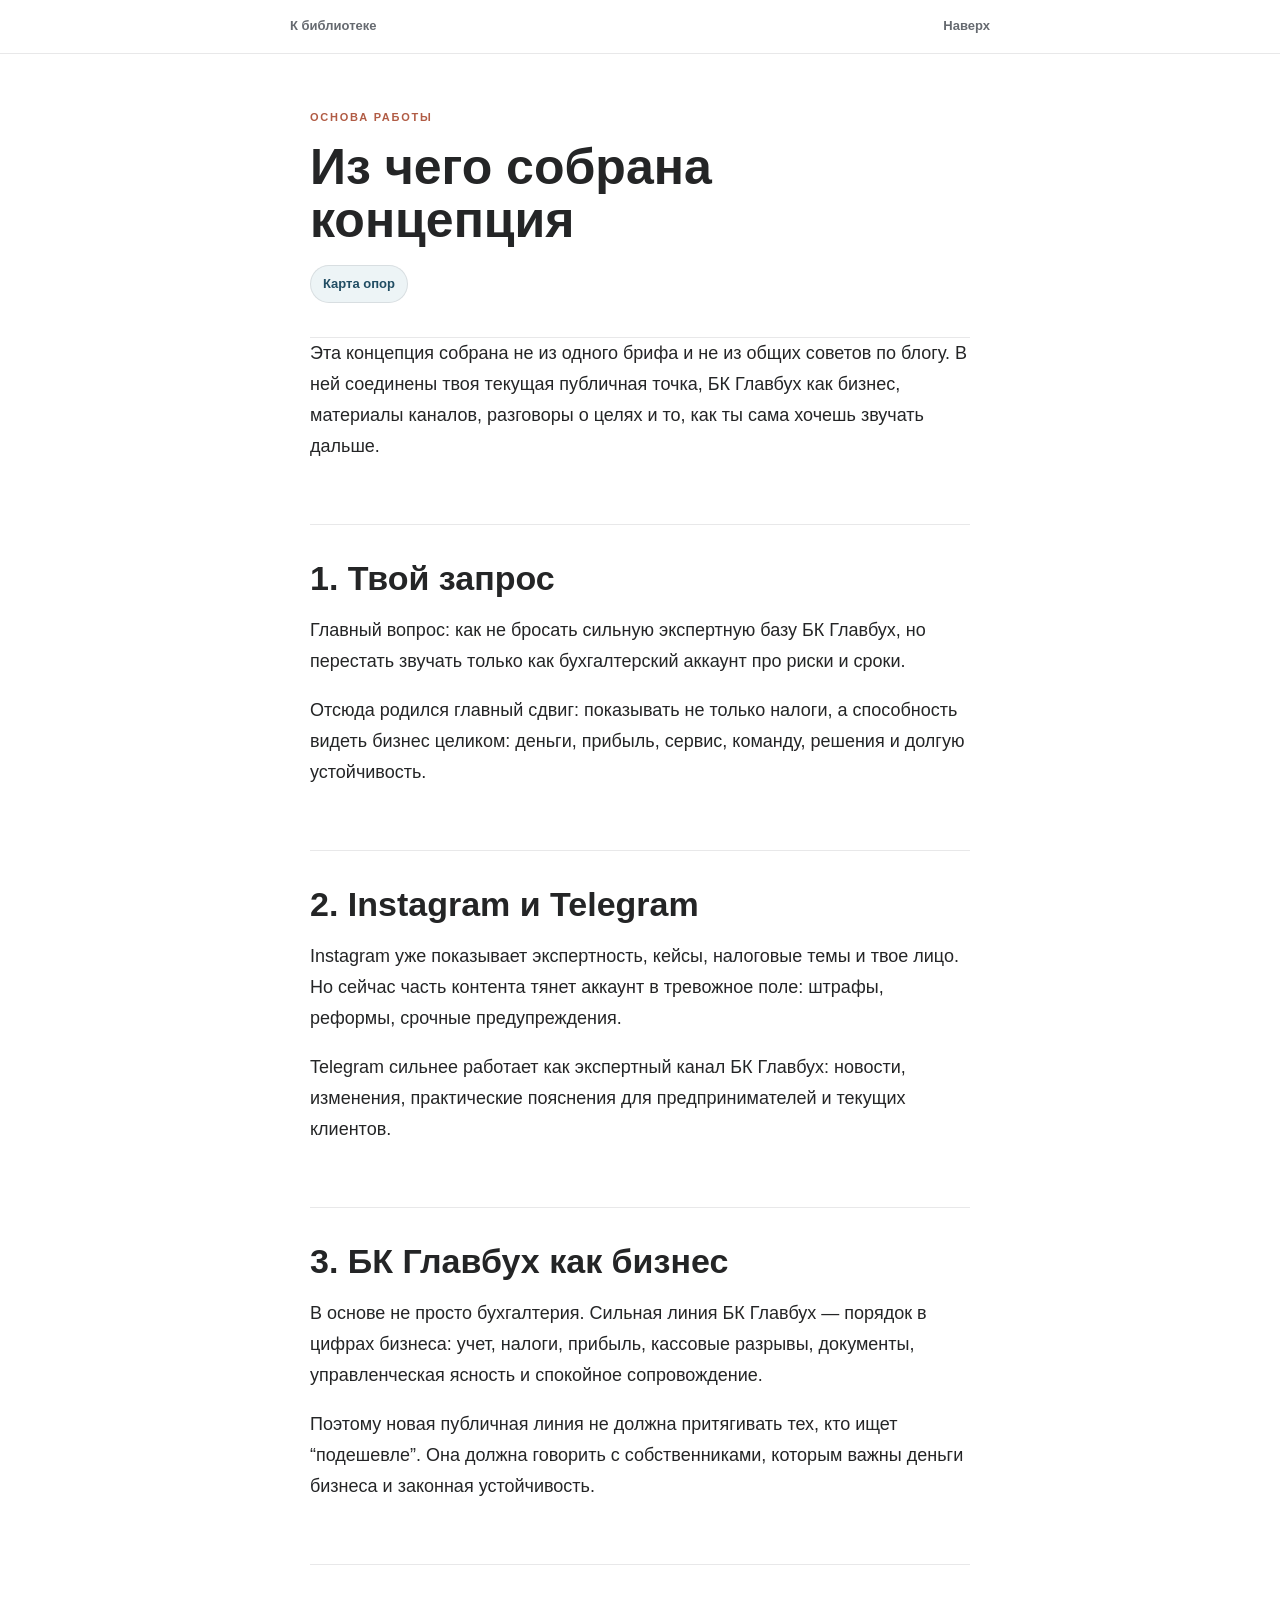
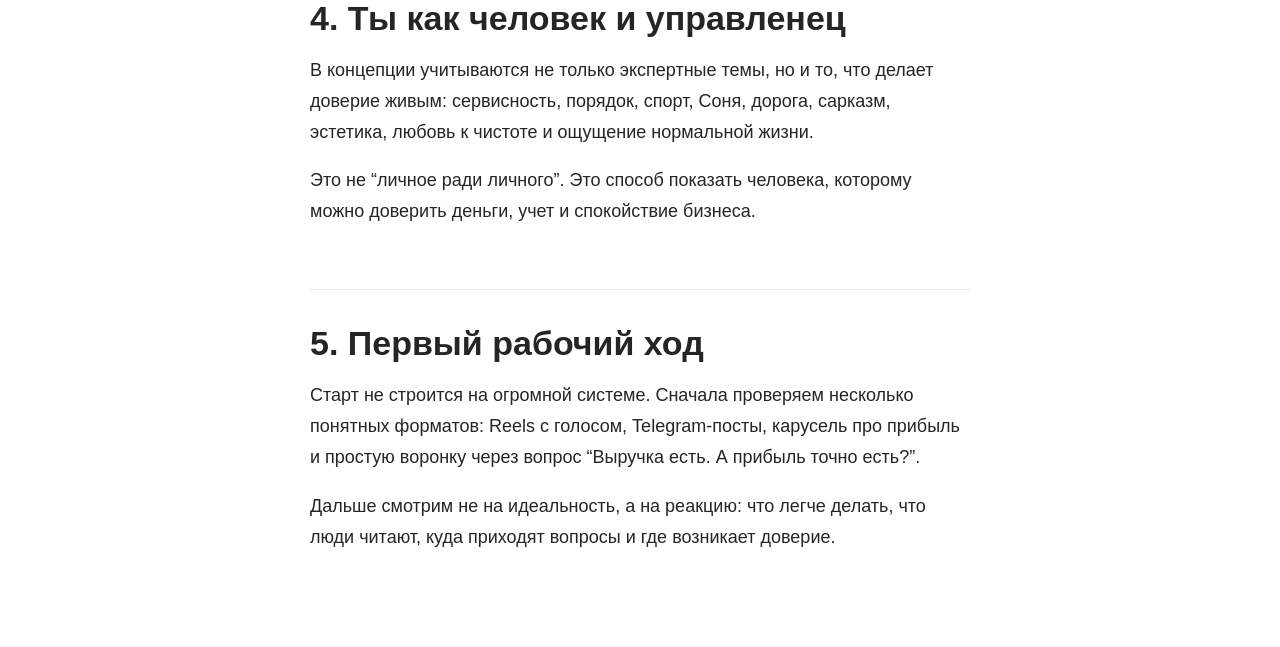
<file: docs/source-map.html>
<!doctype html>
<html lang="ru">
  <head>
    <meta charset="utf-8">
    <meta name="viewport" content="width=device-width, initial-scale=1">
    <title>Из чего собрана концепция</title>
    <link rel="stylesheet" href="./mobile-doc.css">
  </head>
  <body>
    <header class="reader-top">
      <a href="../index.html#library">К библиотеке</a>
      <a href="#top">Наверх</a>
    </header>
    <main id="top">
      <section class="cover">
        <p>Основа работы</p>
        <h1>Из чего собрана концепция</h1>
        <span>Карта опор</span>
      </section>
      <article class="document">
        <p>Эта концепция собрана не из одного брифа и не из общих советов по блогу. В ней соединены твоя текущая публичная точка, БК Главбух как бизнес, материалы каналов, разговоры о целях и то, как ты сама хочешь звучать дальше.</p>

        <h2>1. Твой запрос</h2>
        <p>Главный вопрос: как не бросать сильную экспертную базу БК Главбух, но перестать звучать только как бухгалтерский аккаунт про риски и сроки.</p>
        <p>Отсюда родился главный сдвиг: показывать не только налоги, а способность видеть бизнес целиком: деньги, прибыль, сервис, команду, решения и долгую устойчивость.</p>

        <h2>2. Instagram и Telegram</h2>
        <p>Instagram уже показывает экспертность, кейсы, налоговые темы и твое лицо. Но сейчас часть контента тянет аккаунт в тревожное поле: штрафы, реформы, срочные предупреждения.</p>
        <p>Telegram сильнее работает как экспертный канал БК Главбух: новости, изменения, практические пояснения для предпринимателей и текущих клиентов.</p>

        <h2>3. БК Главбух как бизнес</h2>
        <p>В основе не просто бухгалтерия. Сильная линия БК Главбух — порядок в цифрах бизнеса: учет, налоги, прибыль, кассовые разрывы, документы, управленческая ясность и спокойное сопровождение.</p>
        <p>Поэтому новая публичная линия не должна притягивать тех, кто ищет “подешевле”. Она должна говорить с собственниками, которым важны деньги бизнеса и законная устойчивость.</p>

        <h2>4. Ты как человек и управленец</h2>
        <p>В концепции учитываются не только экспертные темы, но и то, что делает доверие живым: сервисность, порядок, спорт, Соня, дорога, сарказм, эстетика, любовь к чистоте и ощущение нормальной жизни.</p>
        <p>Это не “личное ради личного”. Это способ показать человека, которому можно доверить деньги, учет и спокойствие бизнеса.</p>

        <h2>5. Первый рабочий ход</h2>
        <p>Старт не строится на огромной системе. Сначала проверяем несколько понятных форматов: Reels с голосом, Telegram-посты, карусель про прибыль и простую воронку через вопрос “Выручка есть. А прибыль точно есть?”.</p>
        <p>Дальше смотрим не на идеальность, а на реакцию: что легче делать, что люди читают, куда приходят вопросы и где возникает доверие.</p>
      </article>
    </main>
  </body>
</html>
</file>
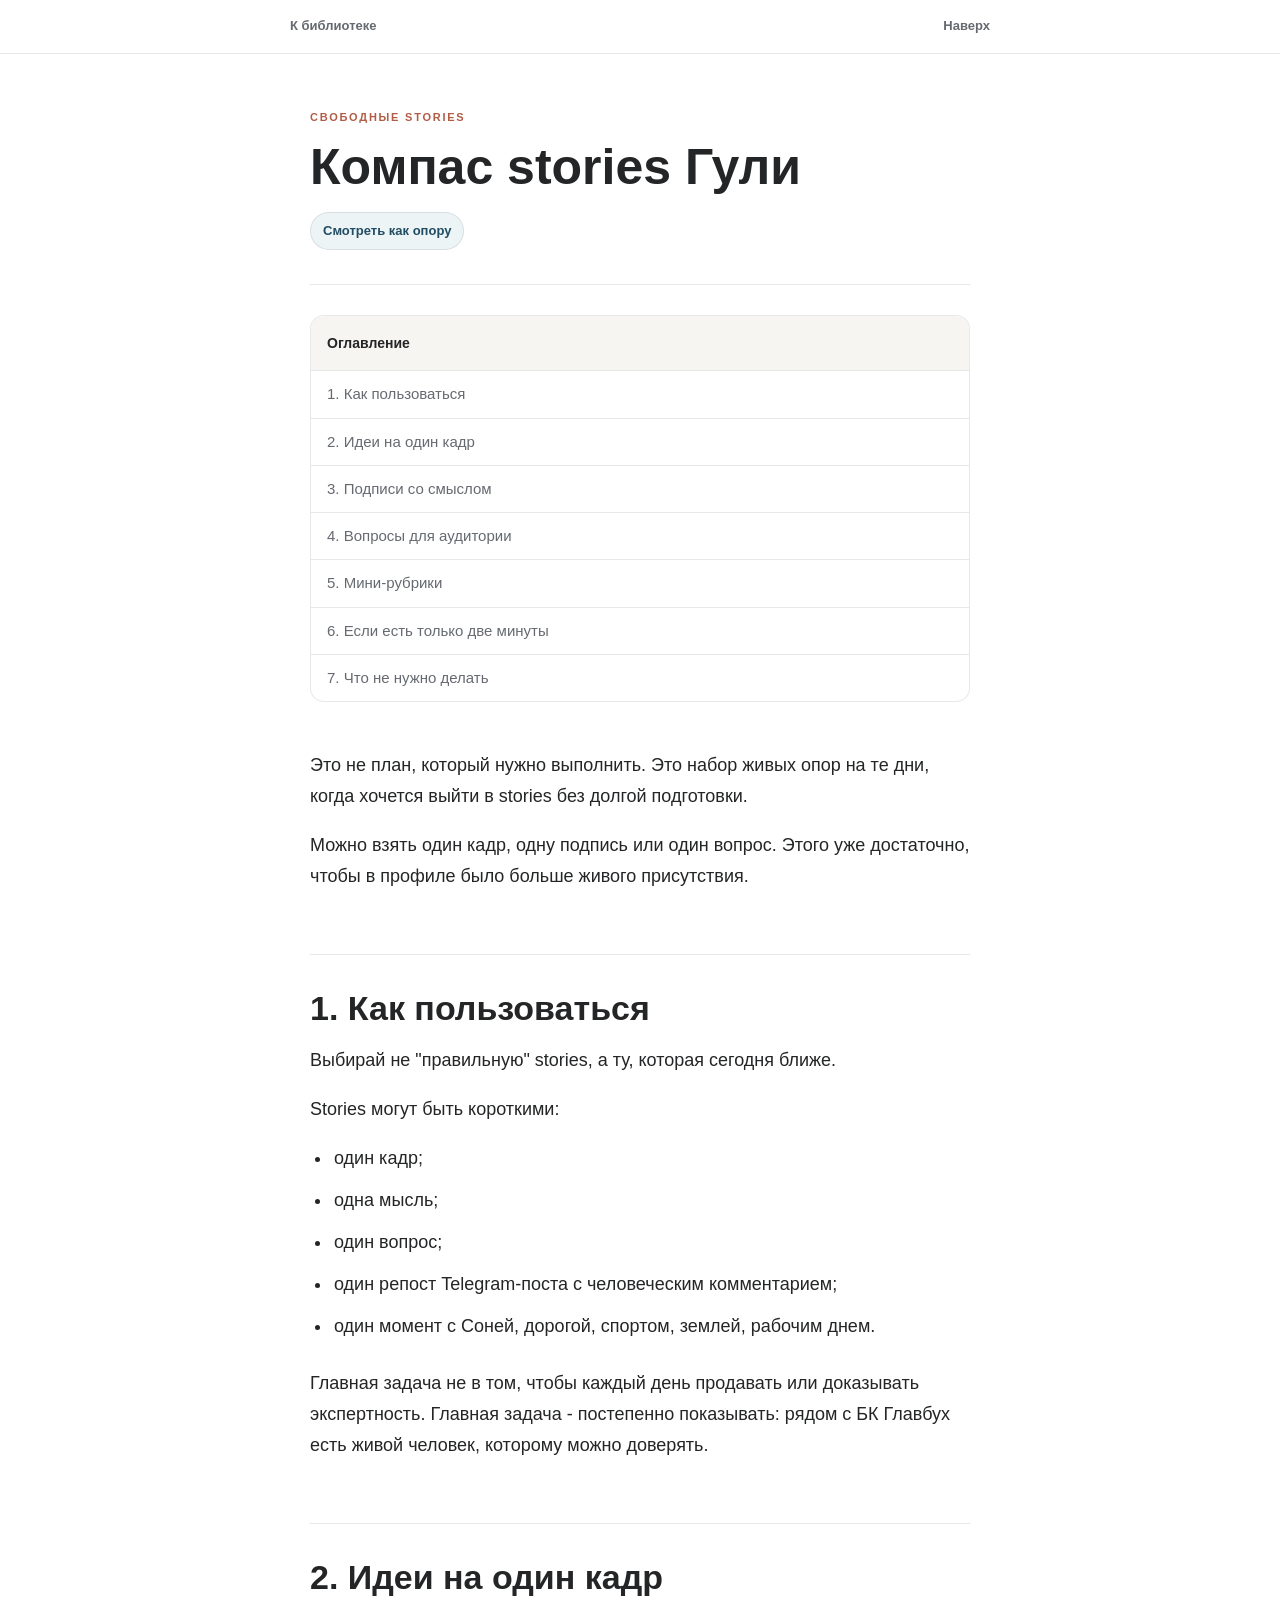
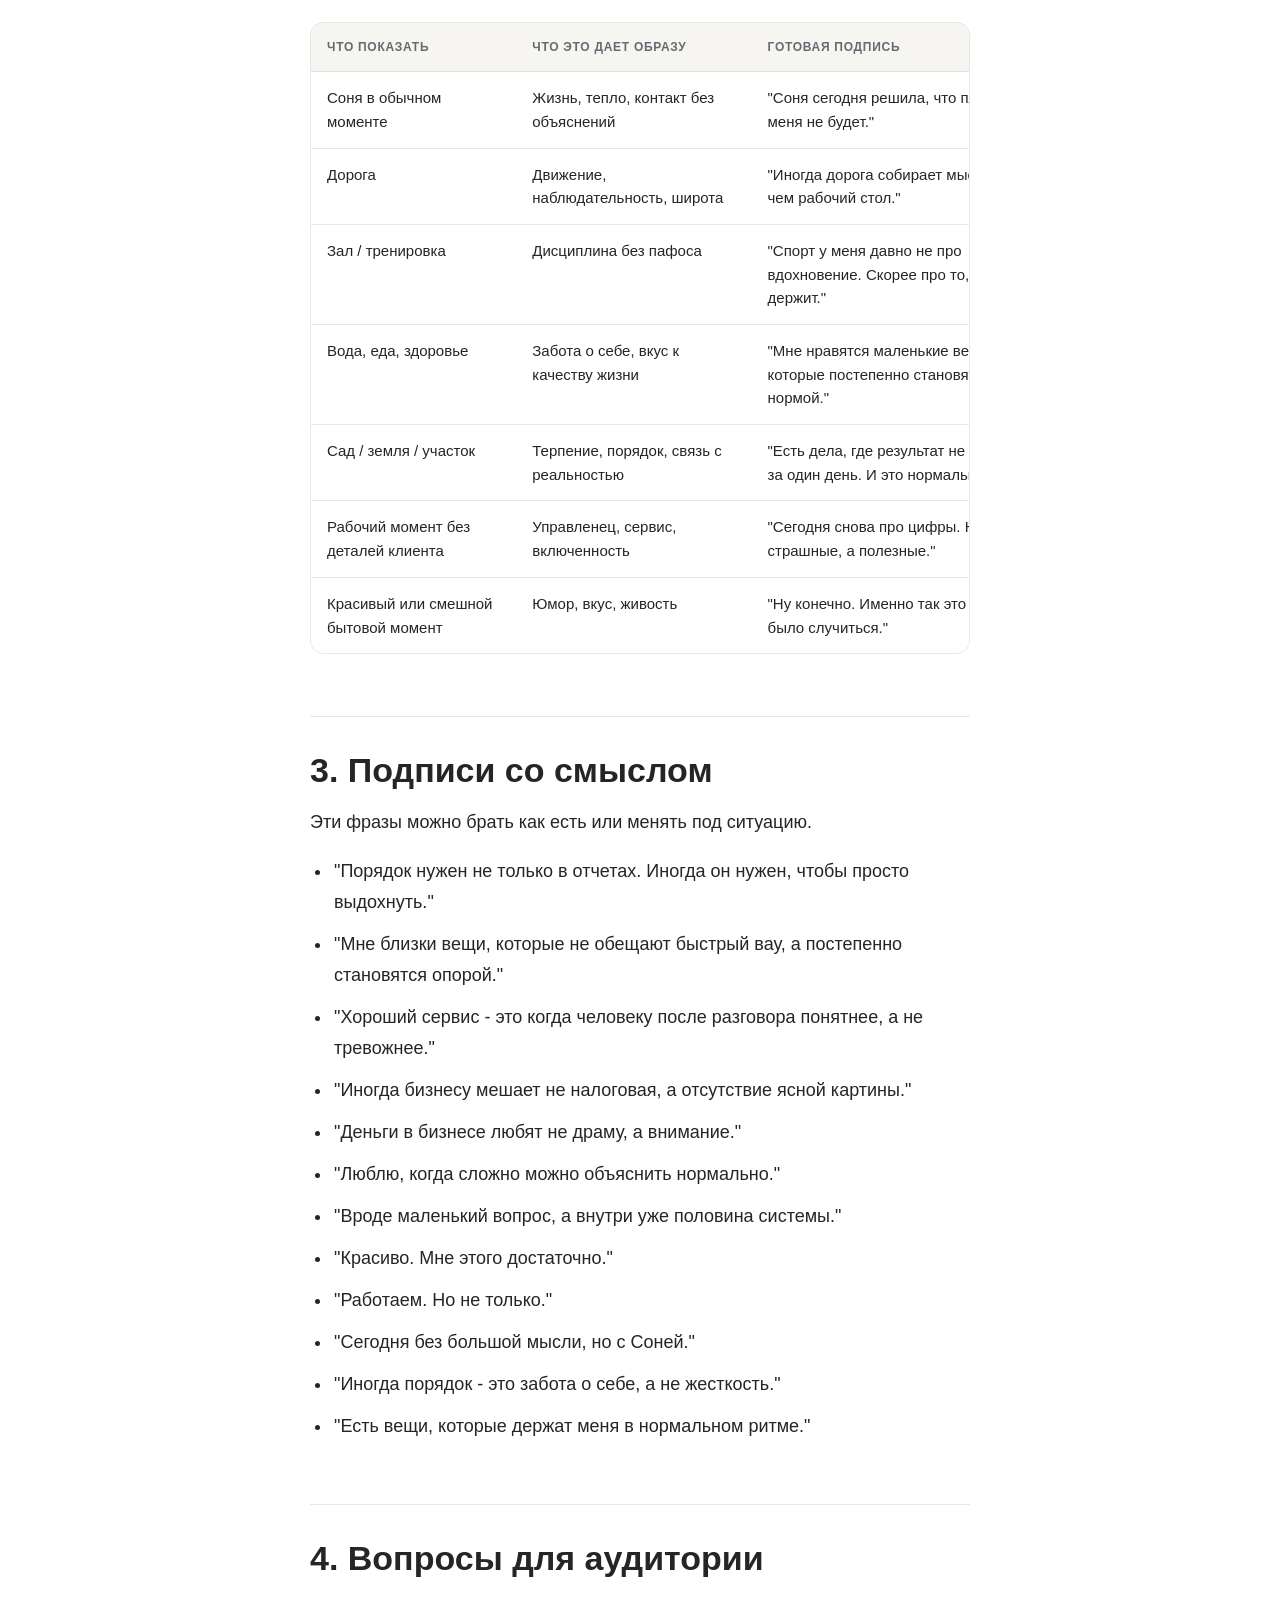
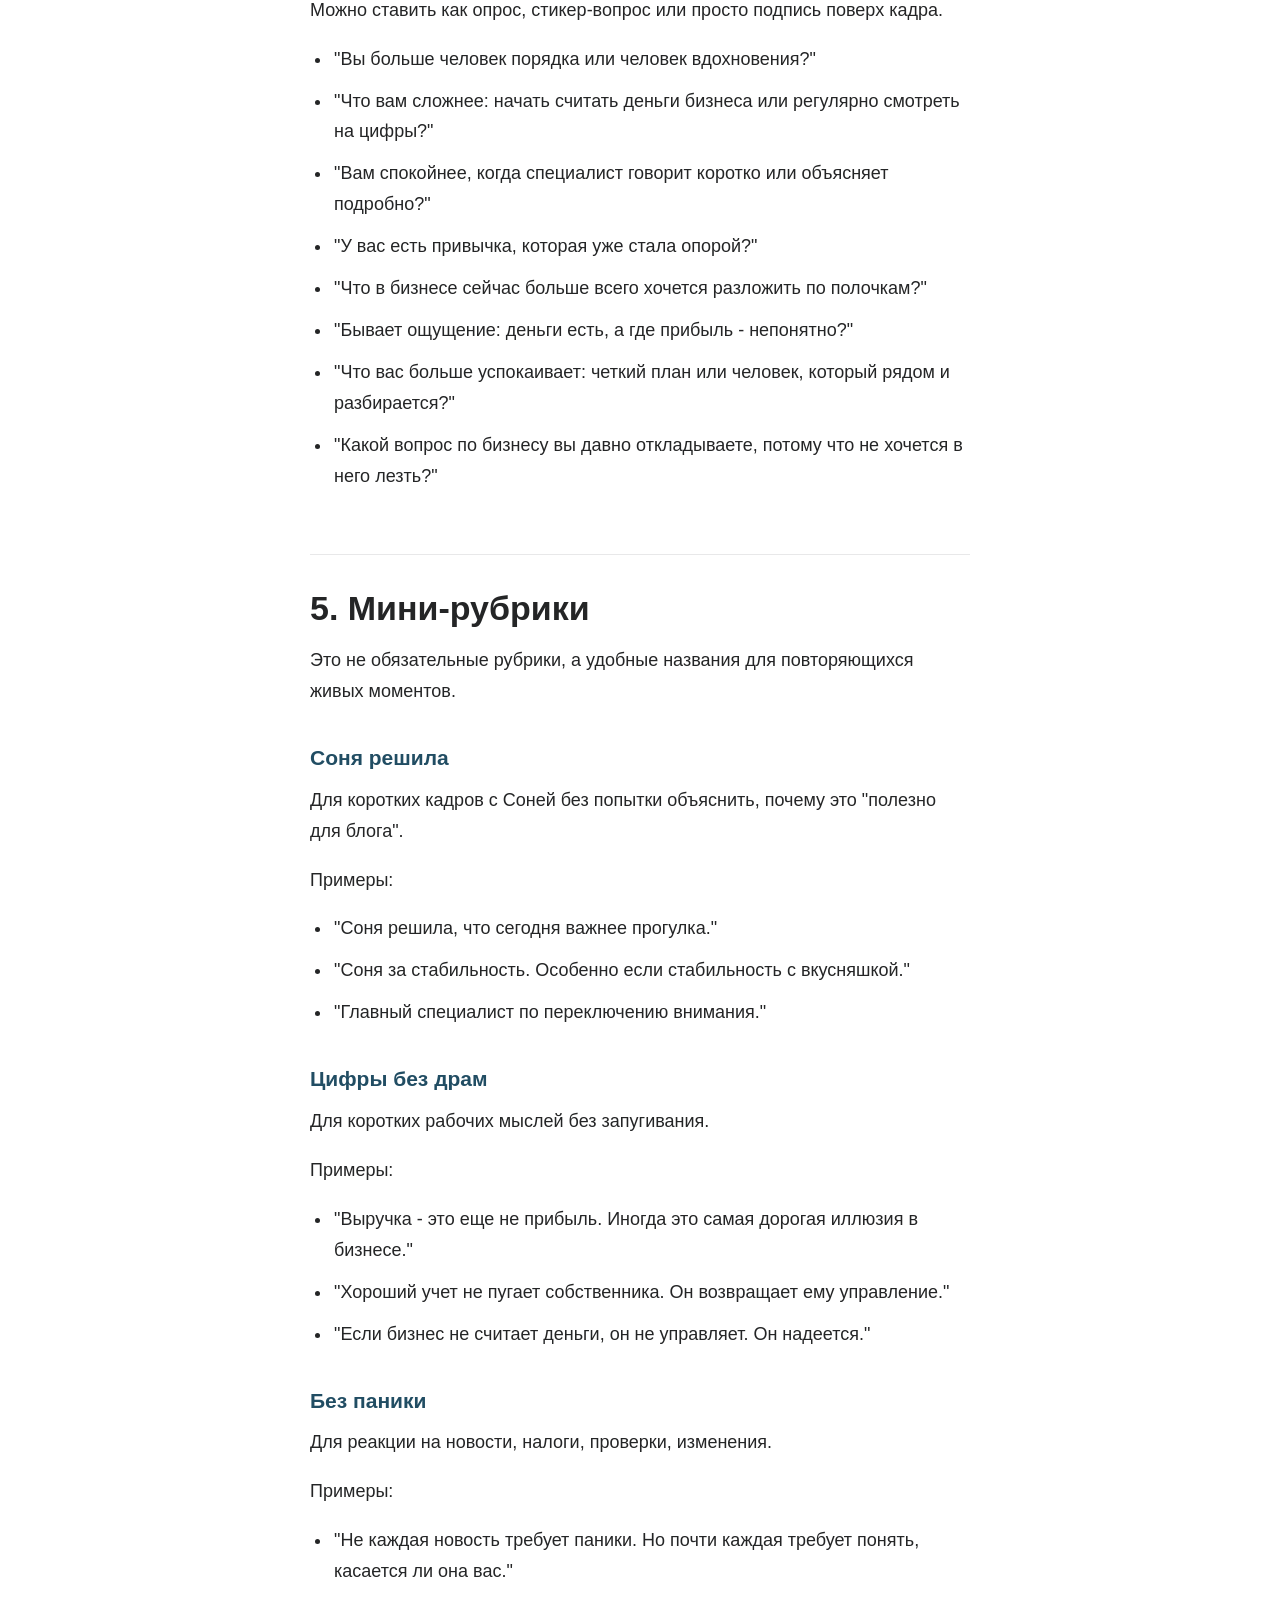
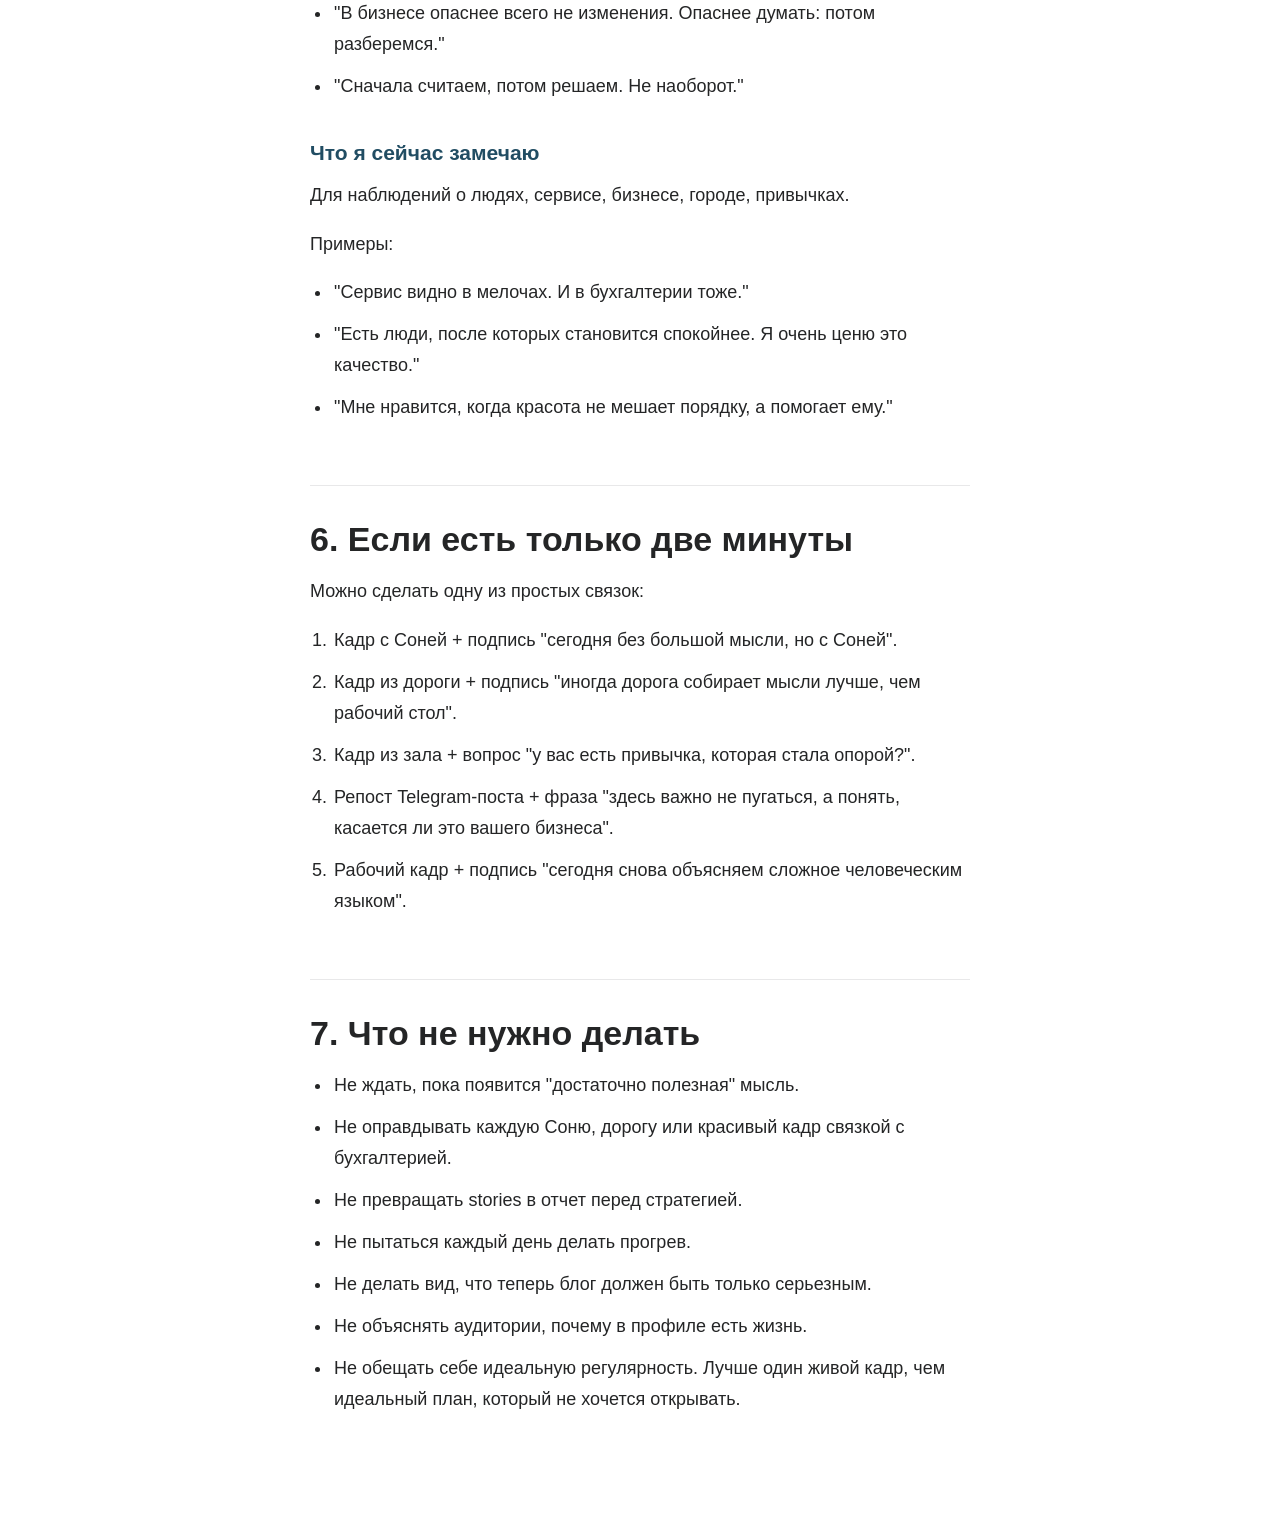
<file: docs/stories-compass.html>
<!doctype html>
<html lang="ru">
  <head>
    <meta charset="utf-8">
    <meta name="viewport" content="width=device-width, initial-scale=1">
    <title>Компас stories Гули</title>
    <link rel="stylesheet" href="./mobile-doc.css">
  </head>
  <body>
    <header class="reader-top">
      <a href="../index.html#library">К библиотеке</a>
      <a href="#top">Наверх</a>
    </header>
    <main id="top">
      <section class="cover">
        <p>Свободные stories</p>
        <h1>Компас stories Гули</h1>
        <span>Смотреть как опору</span>
      </section>
      <nav class="toc" aria-label="Оглавление">
        <strong>Оглавление</strong>
        <a class="toc-level-2" href="#1-как-пользоваться">1. Как пользоваться</a>
<a class="toc-level-2" href="#2-идеи-на-один-кадр">2. Идеи на один кадр</a>
<a class="toc-level-2" href="#3-подписи-со-смыслом">3. Подписи со смыслом</a>
<a class="toc-level-2" href="#4-вопросы-для-аудитории">4. Вопросы для аудитории</a>
<a class="toc-level-2" href="#5-мини-рубрики">5. Мини-рубрики</a>
<a class="toc-level-2" href="#6-если-есть-только-две-минуты">6. Если есть только две минуты</a>
<a class="toc-level-2" href="#7-что-не-нужно-делать">7. Что не нужно делать</a>
      </nav>
      <article class="document">
        <h1 id="гуля-компас-для-stories">Гуля: компас для stories</h1>
<p>Это не план, который нужно выполнить. Это набор живых опор на те дни, когда хочется выйти в stories без долгой подготовки.</p>
<p>Можно взять один кадр, одну подпись или один вопрос. Этого уже достаточно, чтобы в профиле было больше живого присутствия.</p>
<h2 id="1-как-пользоваться">1. Как пользоваться</h2>
<p>Выбирай не &quot;правильную&quot; stories, а ту, которая сегодня ближе.</p>
<p>Stories могут быть короткими:</p>
<ul>
<li>один кадр;</li>
<li>одна мысль;</li>
<li>один вопрос;</li>
<li>один репост Telegram-поста с человеческим комментарием;</li>
<li>один момент с Соней, дорогой, спортом, землей, рабочим днем.</li>
</ul>
<p>Главная задача не в том, чтобы каждый день продавать или доказывать экспертность. Главная задача - постепенно показывать: рядом с БК Главбух есть живой человек, которому можно доверять.</p>
<h2 id="2-идеи-на-один-кадр">2. Идеи на один кадр</h2>
<div class="table-wrap"><table>
<thead><tr><th>Что показать</th><th>Что это дает образу</th><th>Готовая подпись</th></tr></thead>
<tbody>
<tr><td>Соня в обычном моменте</td><td>Жизнь, тепло, контакт без объяснений</td><td>&quot;Соня сегодня решила, что планов у меня не будет.&quot;</td></tr>
<tr><td>Дорога</td><td>Движение, наблюдательность, широта</td><td>&quot;Иногда дорога собирает мысли лучше, чем рабочий стол.&quot;</td></tr>
<tr><td>Зал / тренировка</td><td>Дисциплина без пафоса</td><td>&quot;Спорт у меня давно не про вдохновение. Скорее про то, что держит.&quot;</td></tr>
<tr><td>Вода, еда, здоровье</td><td>Забота о себе, вкус к качеству жизни</td><td>&quot;Мне нравятся маленькие вещи, которые постепенно становятся нормой.&quot;</td></tr>
<tr><td>Сад / земля / участок</td><td>Терпение, порядок, связь с реальностью</td><td>&quot;Есть дела, где результат не появляется за один день. И это нормально.&quot;</td></tr>
<tr><td>Рабочий момент без деталей клиента</td><td>Управленец, сервис, включенность</td><td>&quot;Сегодня снова про цифры. Не страшные, а полезные.&quot;</td></tr>
<tr><td>Красивый или смешной бытовой момент</td><td>Юмор, вкус, живость</td><td>&quot;Ну конечно. Именно так это и должно было случиться.&quot;</td></tr>
</tbody>
</table></div>
<h2 id="3-подписи-со-смыслом">3. Подписи со смыслом</h2>
<p>Эти фразы можно брать как есть или менять под ситуацию.</p>
<ul>
<li>&quot;Порядок нужен не только в отчетах. Иногда он нужен, чтобы просто выдохнуть.&quot;</li>
<li>&quot;Мне близки вещи, которые не обещают быстрый вау, а постепенно становятся опорой.&quot;</li>
<li>&quot;Хороший сервис - это когда человеку после разговора понятнее, а не тревожнее.&quot;</li>
<li>&quot;Иногда бизнесу мешает не налоговая, а отсутствие ясной картины.&quot;</li>
<li>&quot;Деньги в бизнесе любят не драму, а внимание.&quot;</li>
<li>&quot;Люблю, когда сложно можно объяснить нормально.&quot;</li>
<li>&quot;Вроде маленький вопрос, а внутри уже половина системы.&quot;</li>
<li>&quot;Красиво. Мне этого достаточно.&quot;</li>
<li>&quot;Работаем. Но не только.&quot;</li>
<li>&quot;Сегодня без большой мысли, но с Соней.&quot;</li>
<li>&quot;Иногда порядок - это забота о себе, а не жесткость.&quot;</li>
<li>&quot;Есть вещи, которые держат меня в нормальном ритме.&quot;</li>
</ul>
<h2 id="4-вопросы-для-аудитории">4. Вопросы для аудитории</h2>
<p>Можно ставить как опрос, стикер-вопрос или просто подпись поверх кадра.</p>
<ul>
<li>&quot;Вы больше человек порядка или человек вдохновения?&quot;</li>
<li>&quot;Что вам сложнее: начать считать деньги бизнеса или регулярно смотреть на цифры?&quot;</li>
<li>&quot;Вам спокойнее, когда специалист говорит коротко или объясняет подробно?&quot;</li>
<li>&quot;У вас есть привычка, которая уже стала опорой?&quot;</li>
<li>&quot;Что в бизнесе сейчас больше всего хочется разложить по полочкам?&quot;</li>
<li>&quot;Бывает ощущение: деньги есть, а где прибыль - непонятно?&quot;</li>
<li>&quot;Что вас больше успокаивает: четкий план или человек, который рядом и разбирается?&quot;</li>
<li>&quot;Какой вопрос по бизнесу вы давно откладываете, потому что не хочется в него лезть?&quot;</li>
</ul>
<h2 id="5-мини-рубрики">5. Мини-рубрики</h2>
<p>Это не обязательные рубрики, а удобные названия для повторяющихся живых моментов.</p>
<h3 id="соня-решила">Соня решила</h3>
<p>Для коротких кадров с Соней без попытки объяснить, почему это &quot;полезно для блога&quot;.</p>
<p>Примеры:</p>
<ul>
<li>&quot;Соня решила, что сегодня важнее прогулка.&quot;</li>
<li>&quot;Соня за стабильность. Особенно если стабильность с вкусняшкой.&quot;</li>
<li>&quot;Главный специалист по переключению внимания.&quot;</li>
</ul>
<h3 id="цифры-без-драм">Цифры без драм</h3>
<p>Для коротких рабочих мыслей без запугивания.</p>
<p>Примеры:</p>
<ul>
<li>&quot;Выручка - это еще не прибыль. Иногда это самая дорогая иллюзия в бизнесе.&quot;</li>
<li>&quot;Хороший учет не пугает собственника. Он возвращает ему управление.&quot;</li>
<li>&quot;Если бизнес не считает деньги, он не управляет. Он надеется.&quot;</li>
</ul>
<h3 id="без-паники">Без паники</h3>
<p>Для реакции на новости, налоги, проверки, изменения.</p>
<p>Примеры:</p>
<ul>
<li>&quot;Не каждая новость требует паники. Но почти каждая требует понять, касается ли она вас.&quot;</li>
<li>&quot;В бизнесе опаснее всего не изменения. Опаснее думать: потом разберемся.&quot;</li>
<li>&quot;Сначала считаем, потом решаем. Не наоборот.&quot;</li>
</ul>
<h3 id="что-я-сейчас-замечаю">Что я сейчас замечаю</h3>
<p>Для наблюдений о людях, сервисе, бизнесе, городе, привычках.</p>
<p>Примеры:</p>
<ul>
<li>&quot;Сервис видно в мелочах. И в бухгалтерии тоже.&quot;</li>
<li>&quot;Есть люди, после которых становится спокойнее. Я очень ценю это качество.&quot;</li>
<li>&quot;Мне нравится, когда красота не мешает порядку, а помогает ему.&quot;</li>
</ul>
<h2 id="6-если-есть-только-две-минуты">6. Если есть только две минуты</h2>
<p>Можно сделать одну из простых связок:</p>
<ol>
<li>Кадр с Соней + подпись &quot;сегодня без большой мысли, но с Соней&quot;.</li>
<li>Кадр из дороги + подпись &quot;иногда дорога собирает мысли лучше, чем рабочий стол&quot;.</li>
<li>Кадр из зала + вопрос &quot;у вас есть привычка, которая стала опорой?&quot;.</li>
<li>Репост Telegram-поста + фраза &quot;здесь важно не пугаться, а понять, касается ли это вашего бизнеса&quot;.</li>
<li>Рабочий кадр + подпись &quot;сегодня снова объясняем сложное человеческим языком&quot;.</li>
</ol>
<h2 id="7-что-не-нужно-делать">7. Что не нужно делать</h2>
<ul>
<li>Не ждать, пока появится &quot;достаточно полезная&quot; мысль.</li>
<li>Не оправдывать каждую Соню, дорогу или красивый кадр связкой с бухгалтерией.</li>
<li>Не превращать stories в отчет перед стратегией.</li>
<li>Не пытаться каждый день делать прогрев.</li>
<li>Не делать вид, что теперь блог должен быть только серьезным.</li>
<li>Не объяснять аудитории, почему в профиле есть жизнь.</li>
<li>Не обещать себе идеальную регулярность. Лучше один живой кадр, чем идеальный план, который не хочется открывать.</li>
</ul>
      </article>
    </main>
  </body>
</html>
</file>
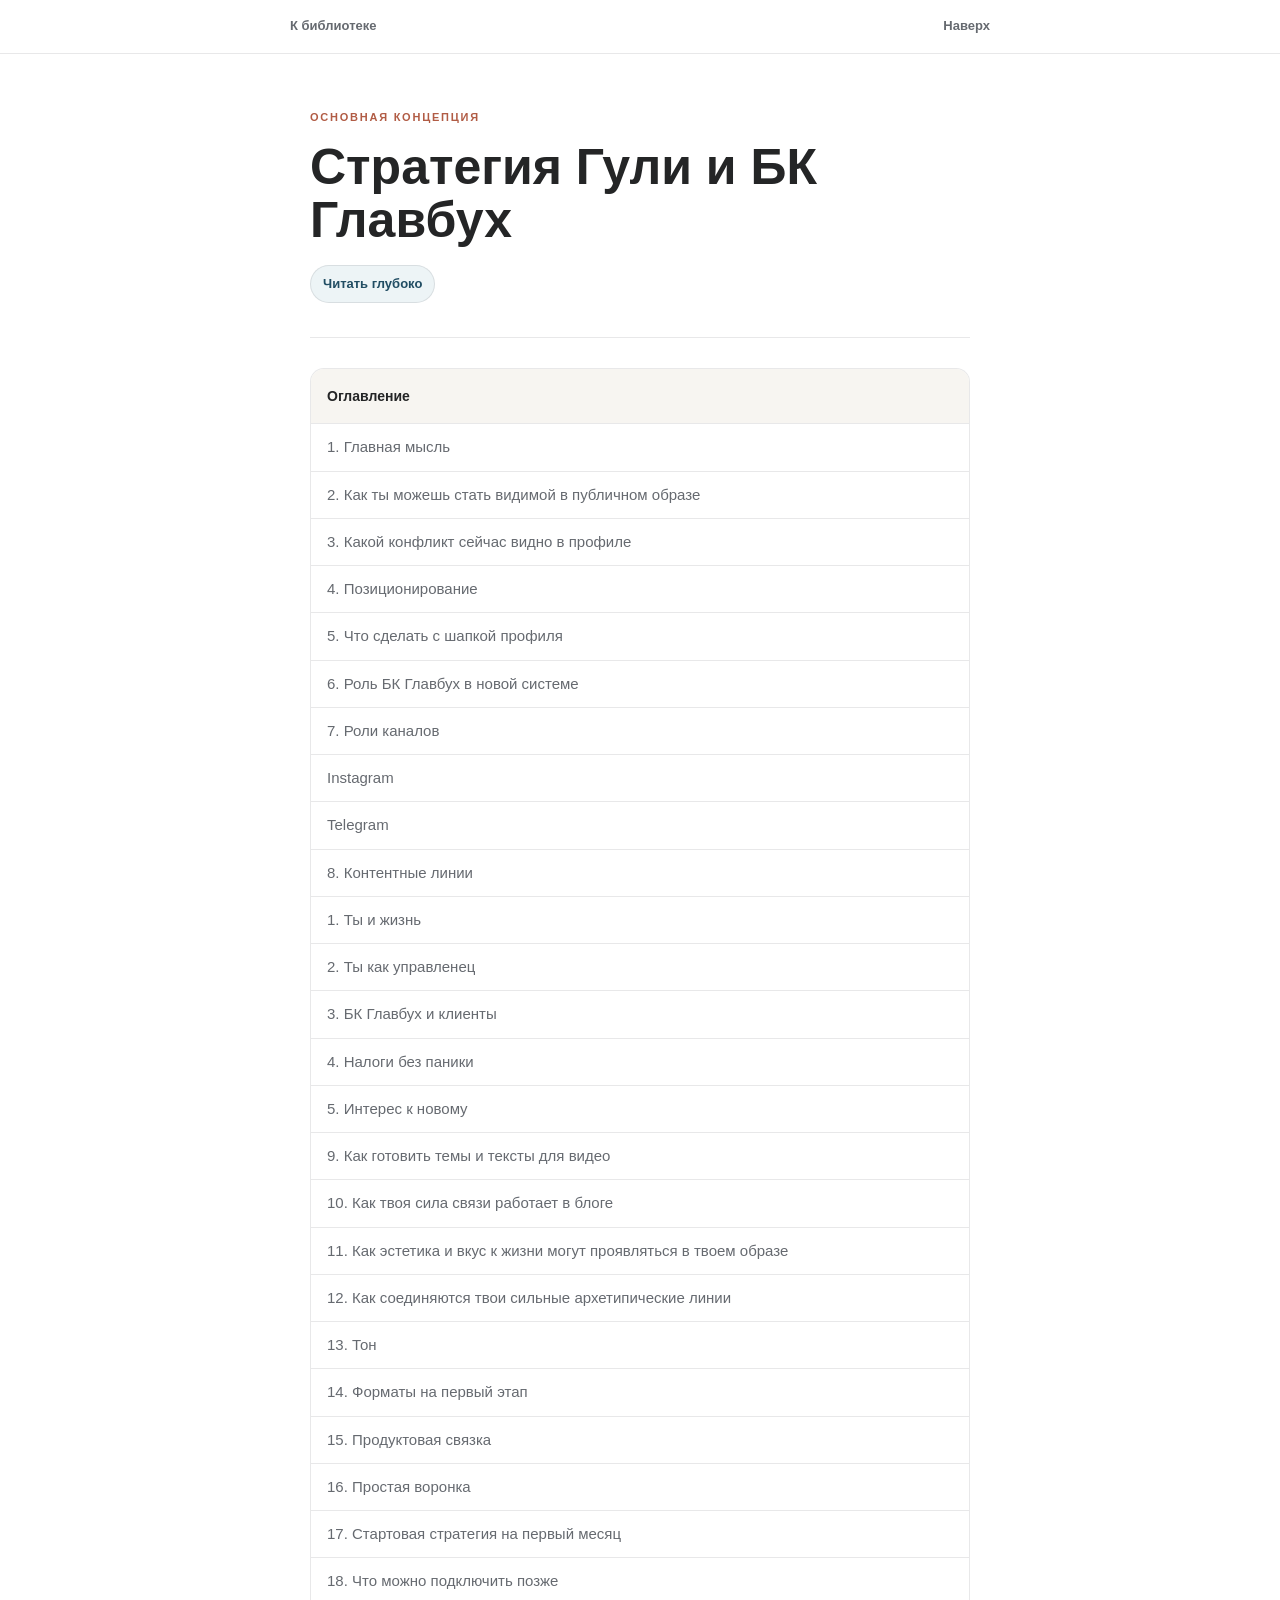
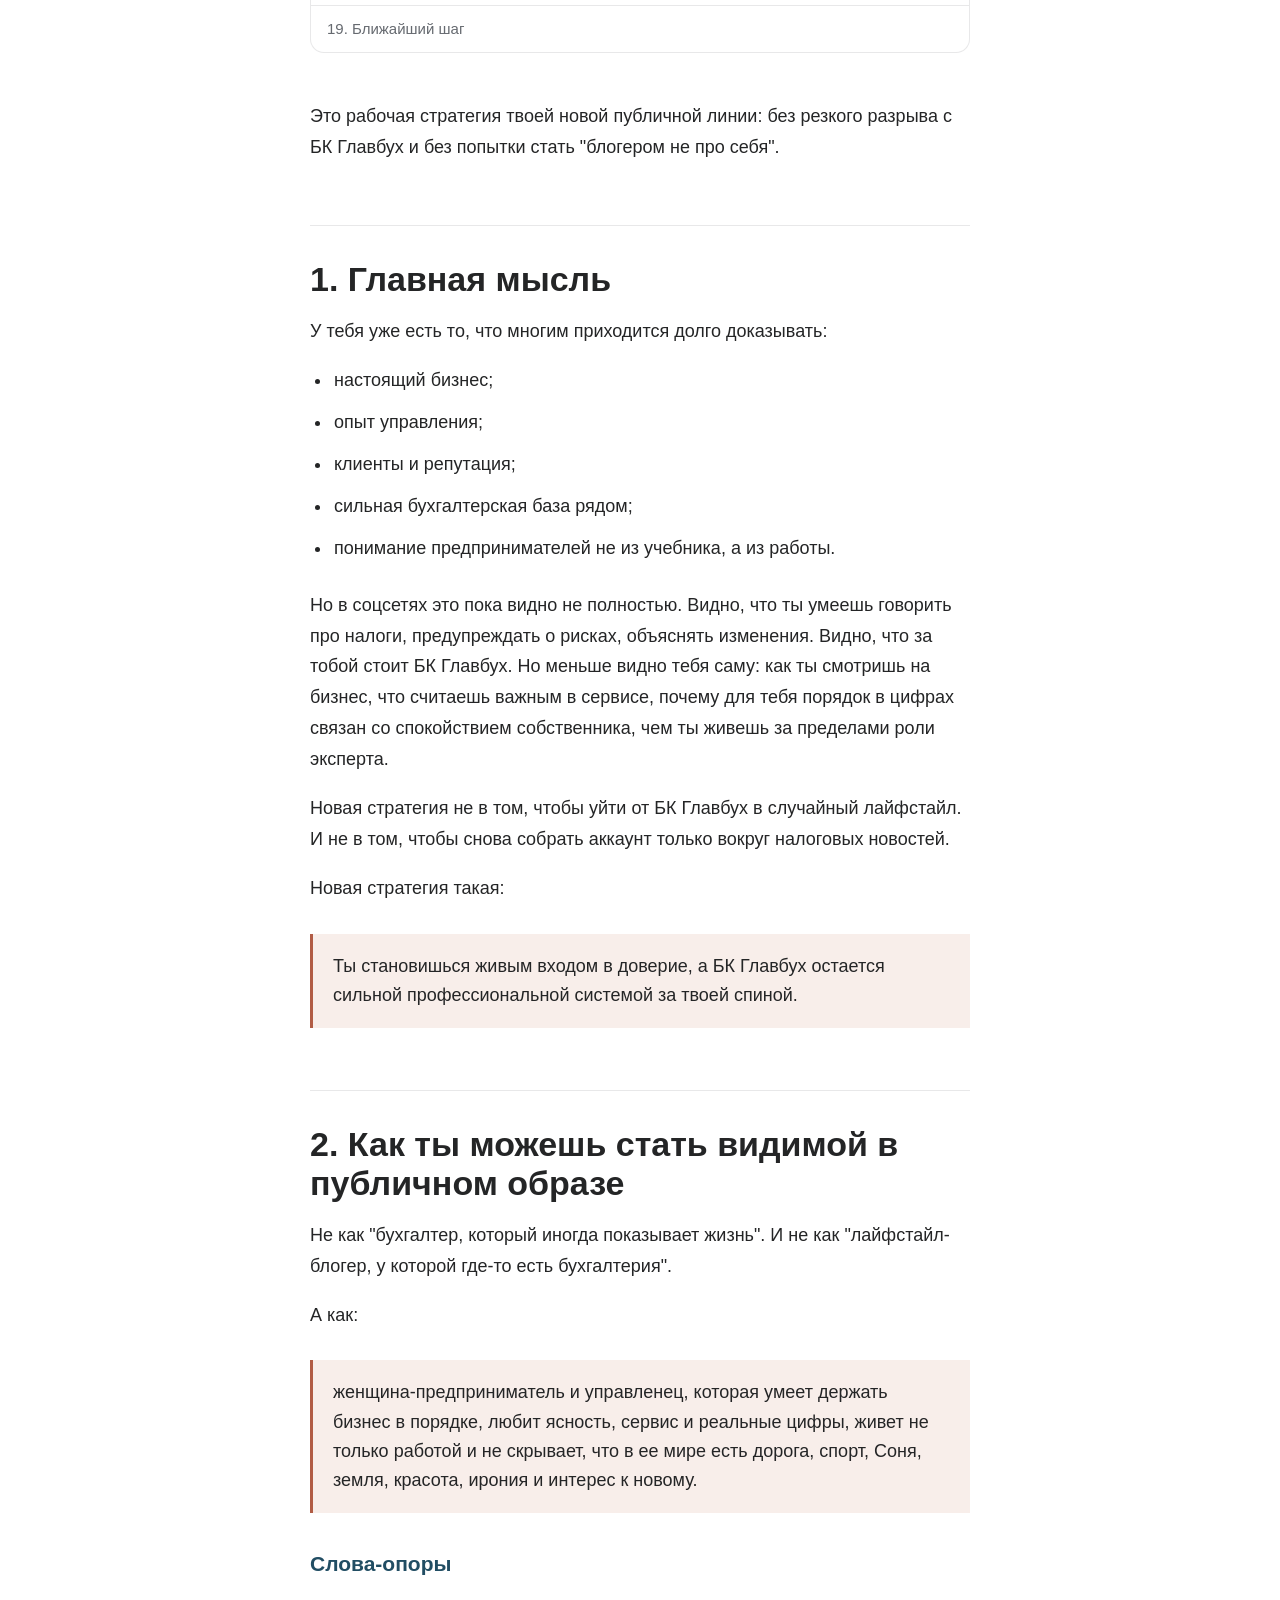
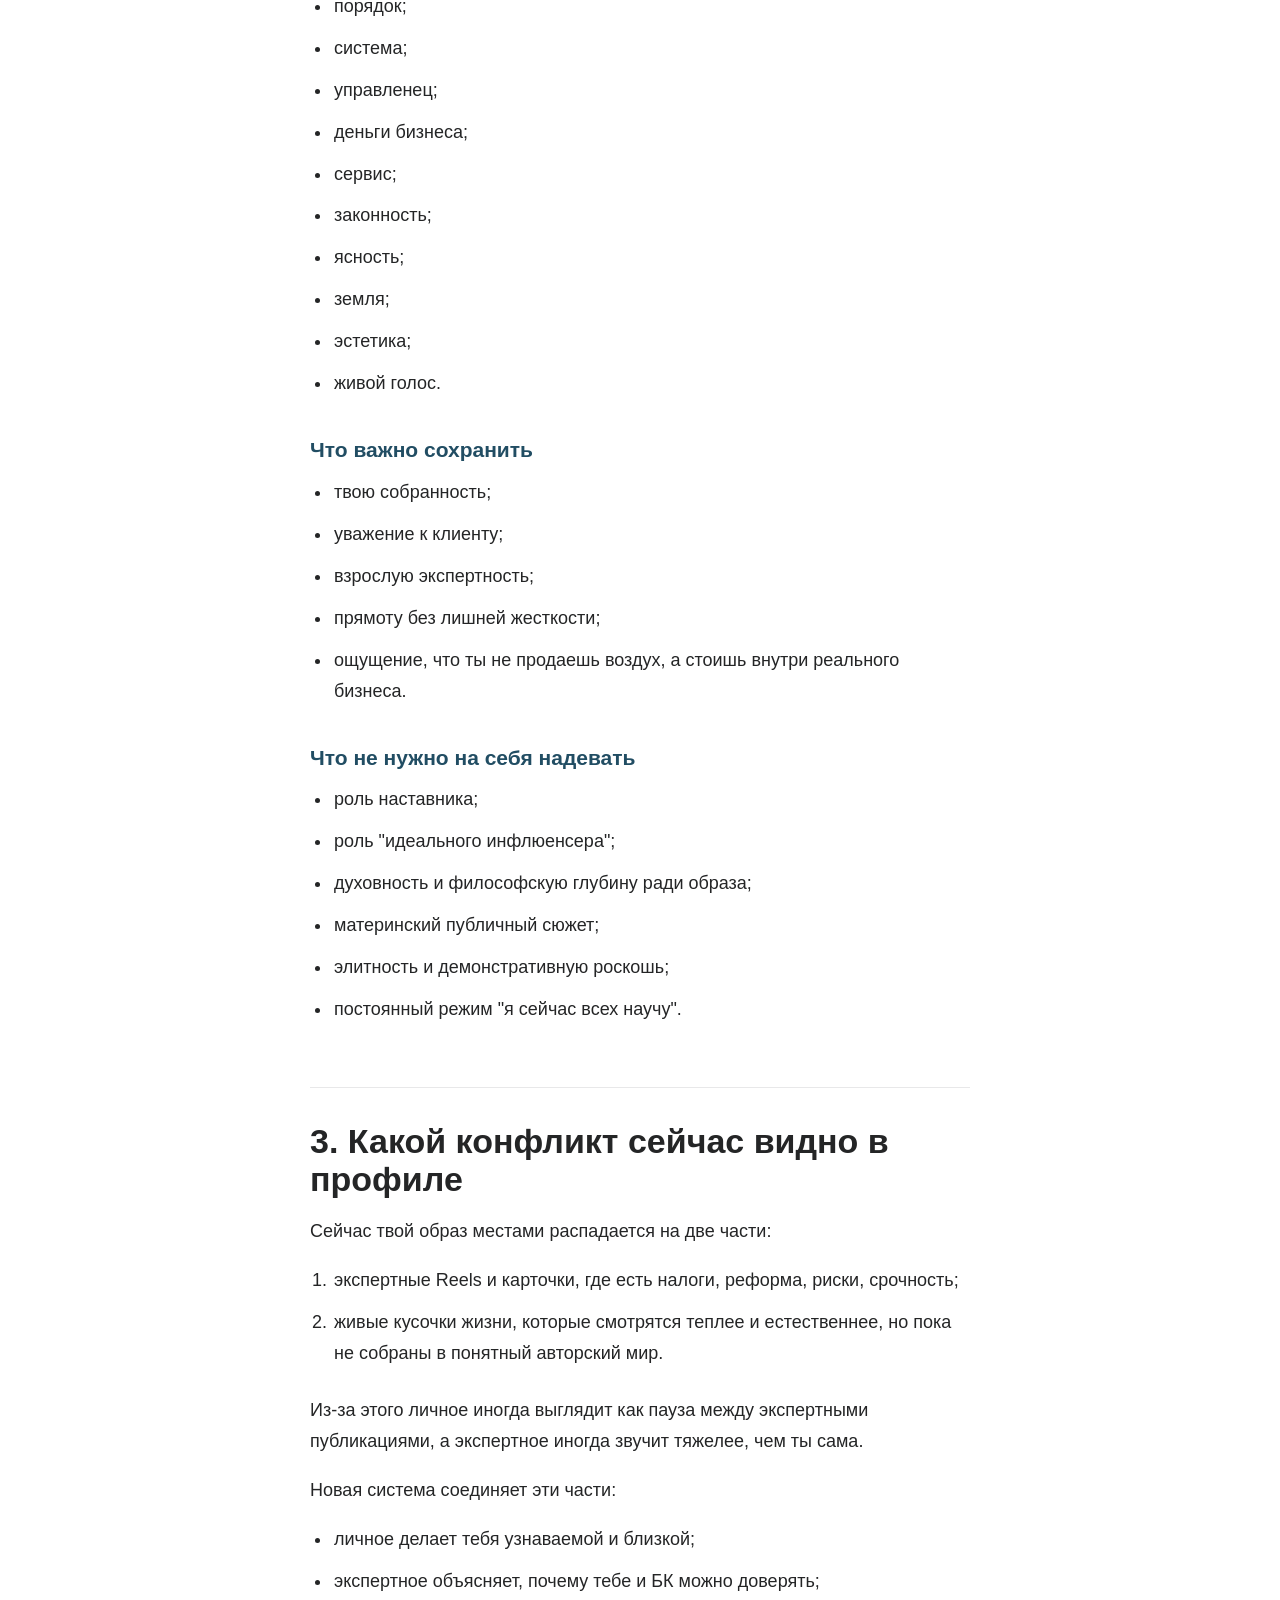
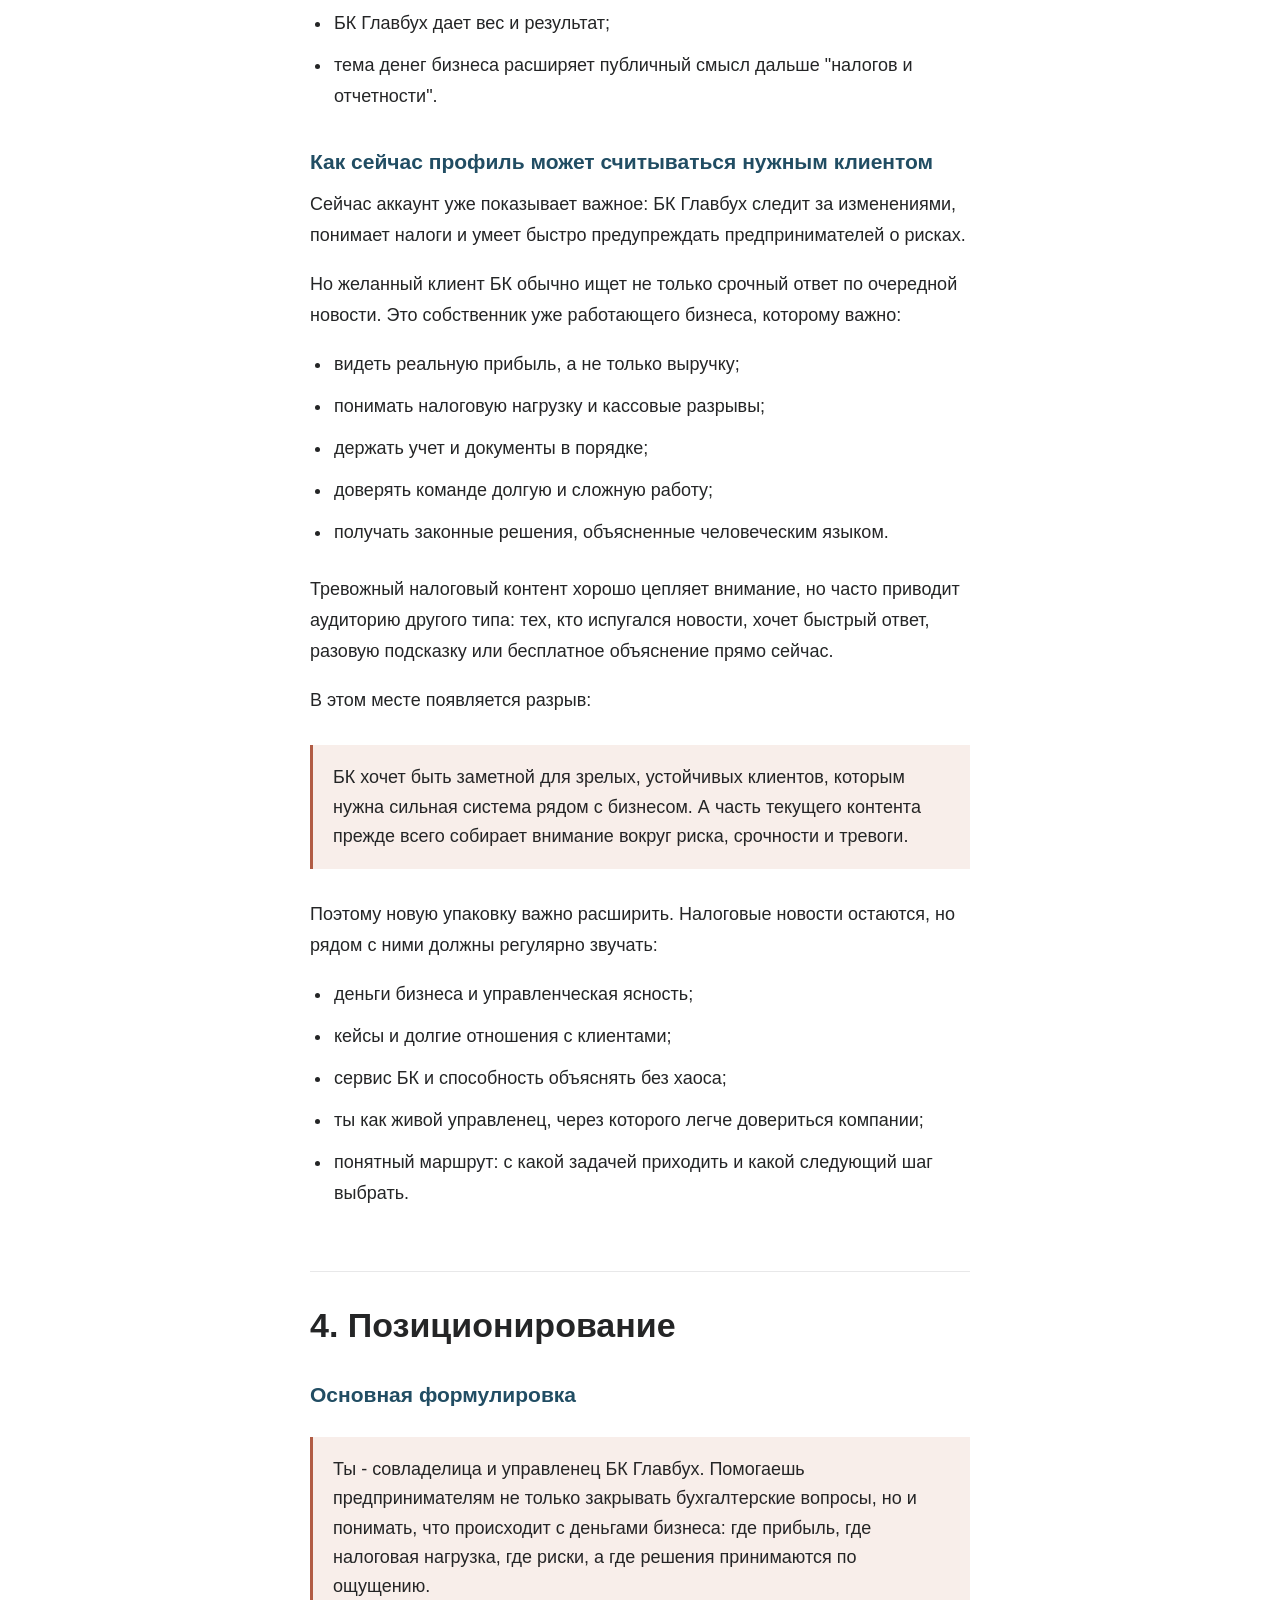
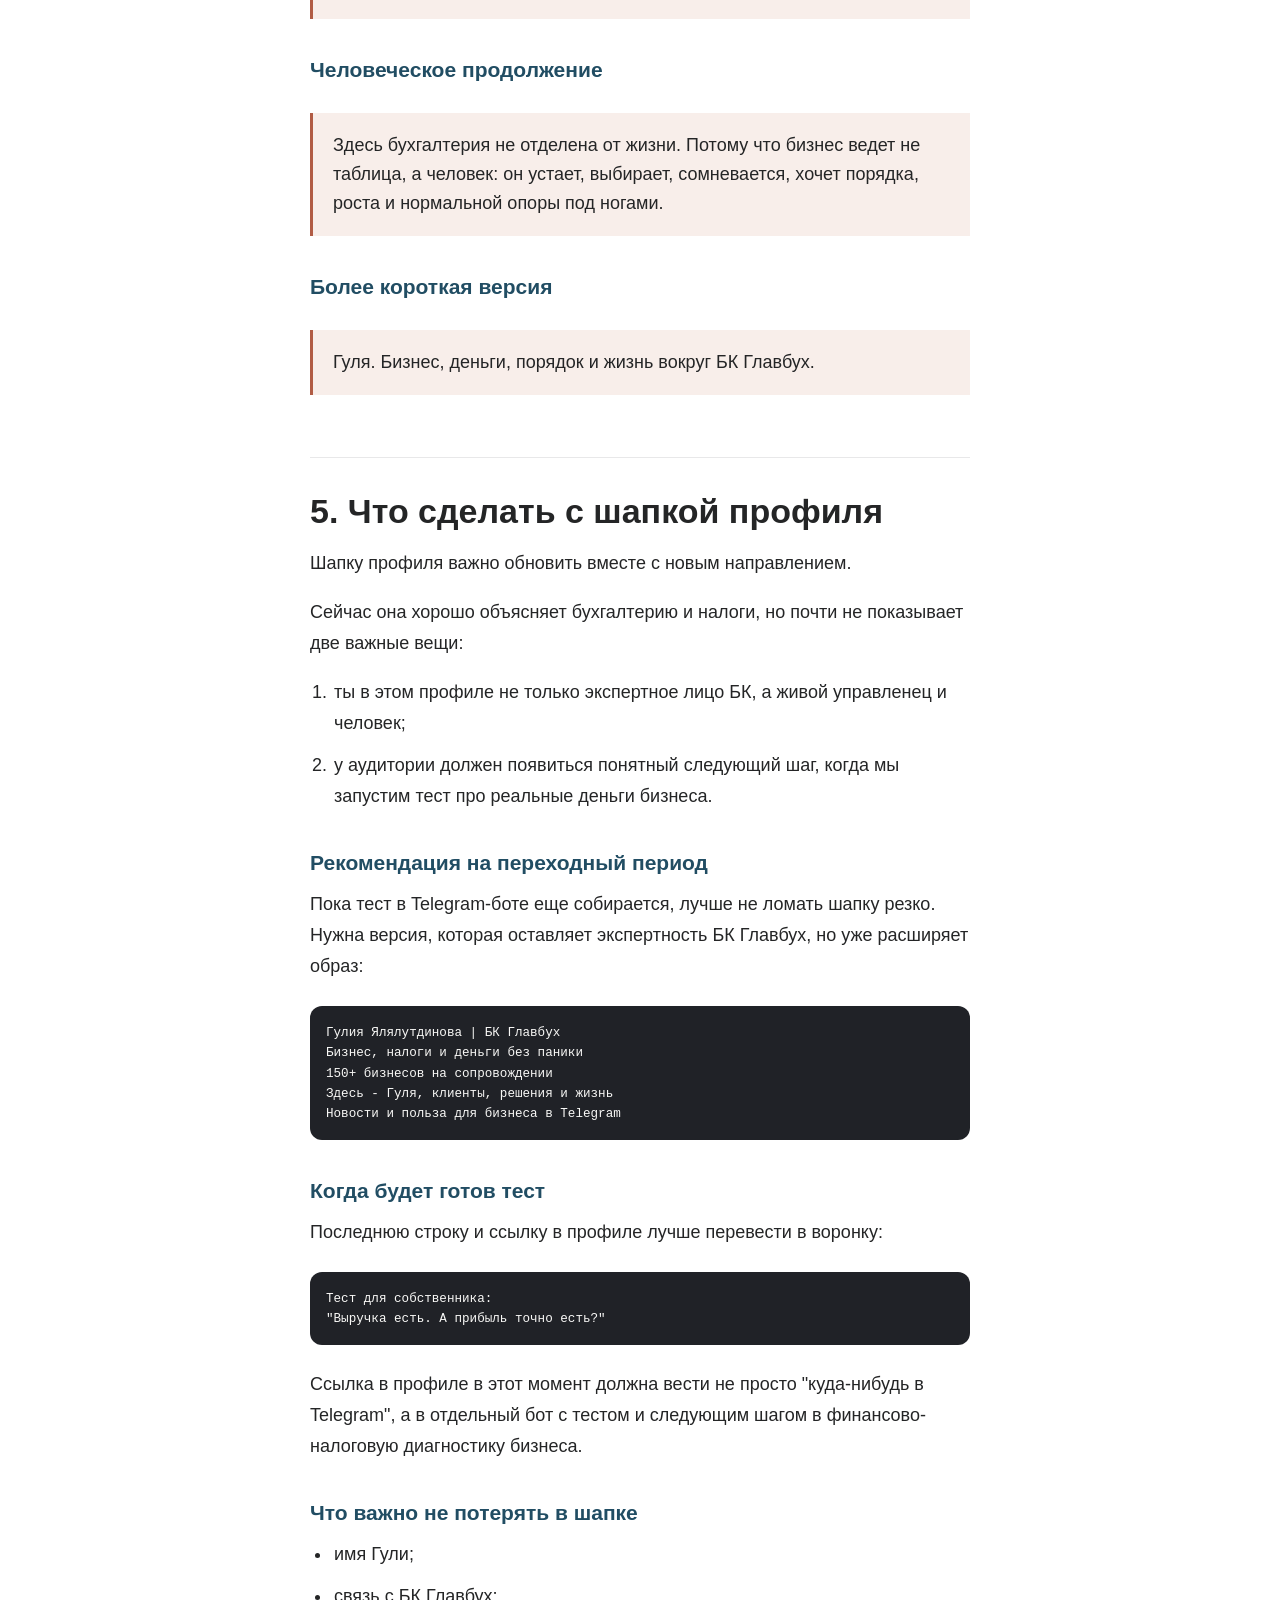
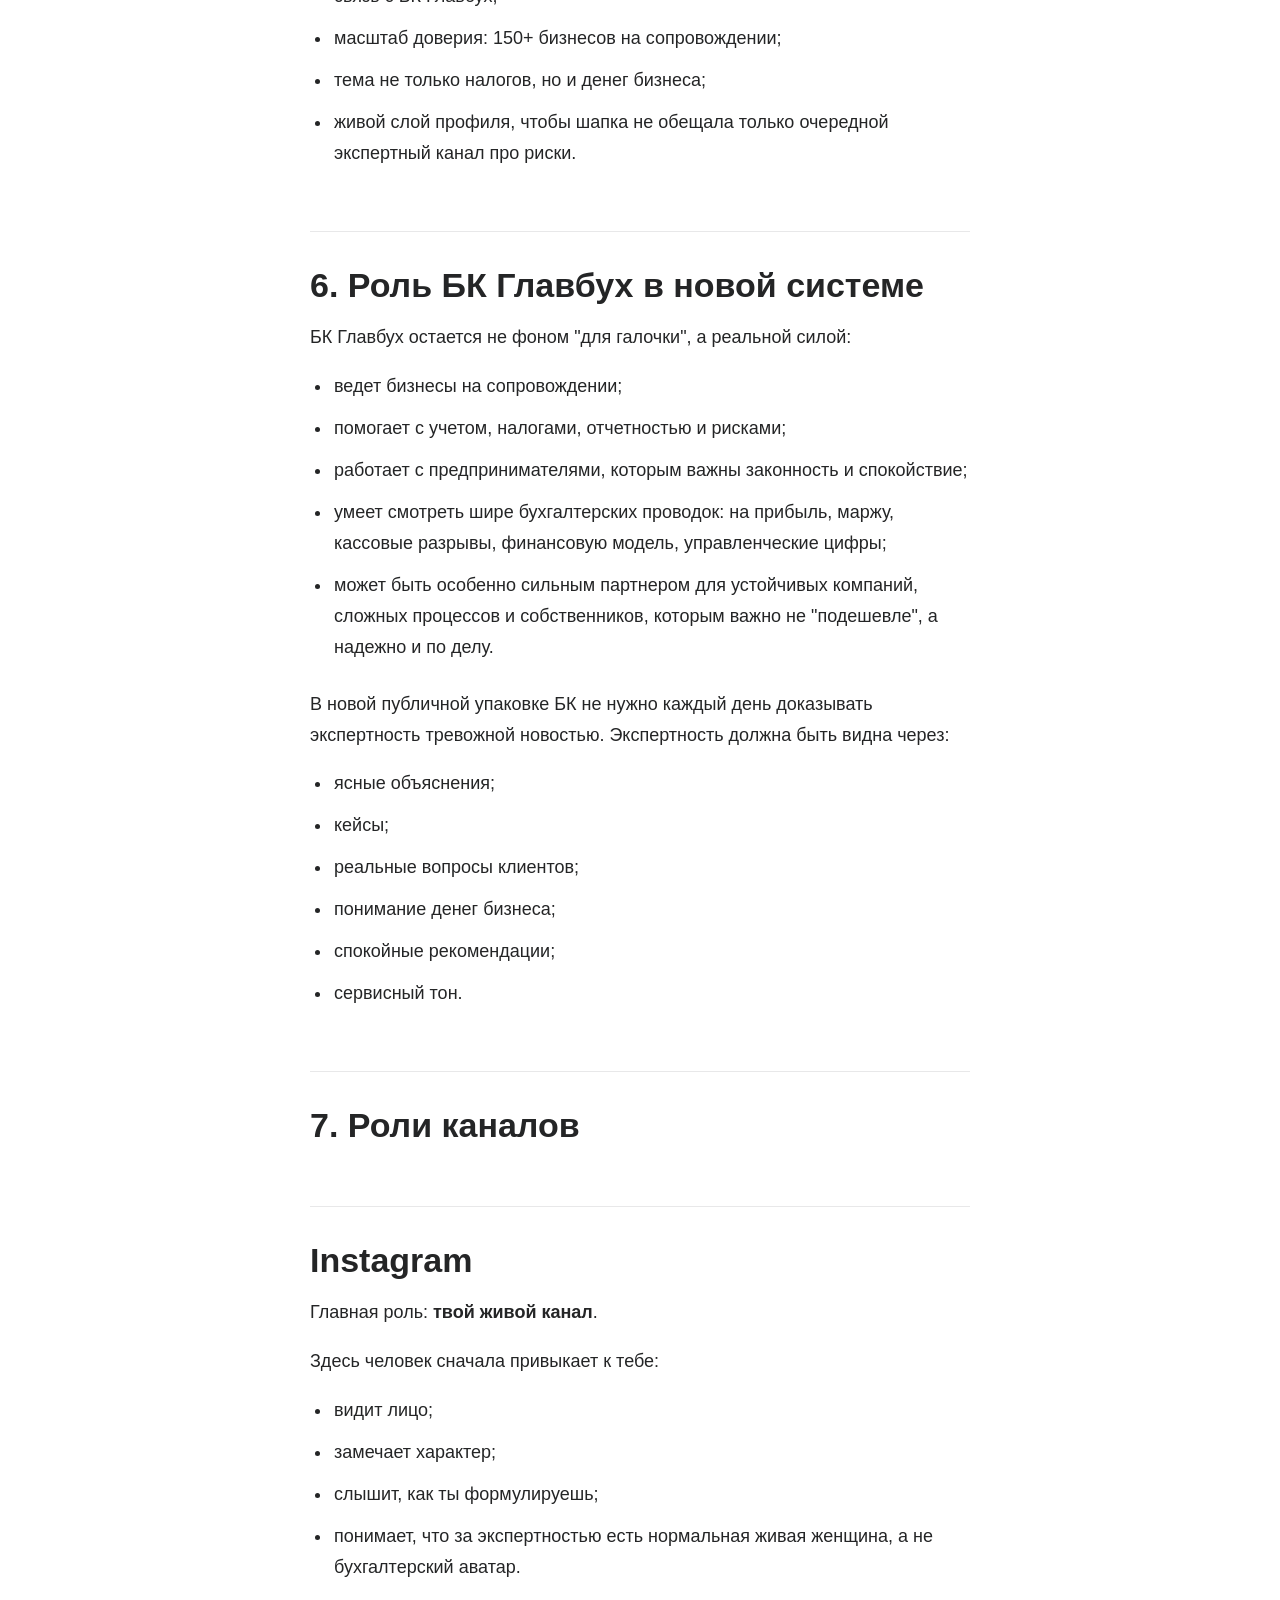
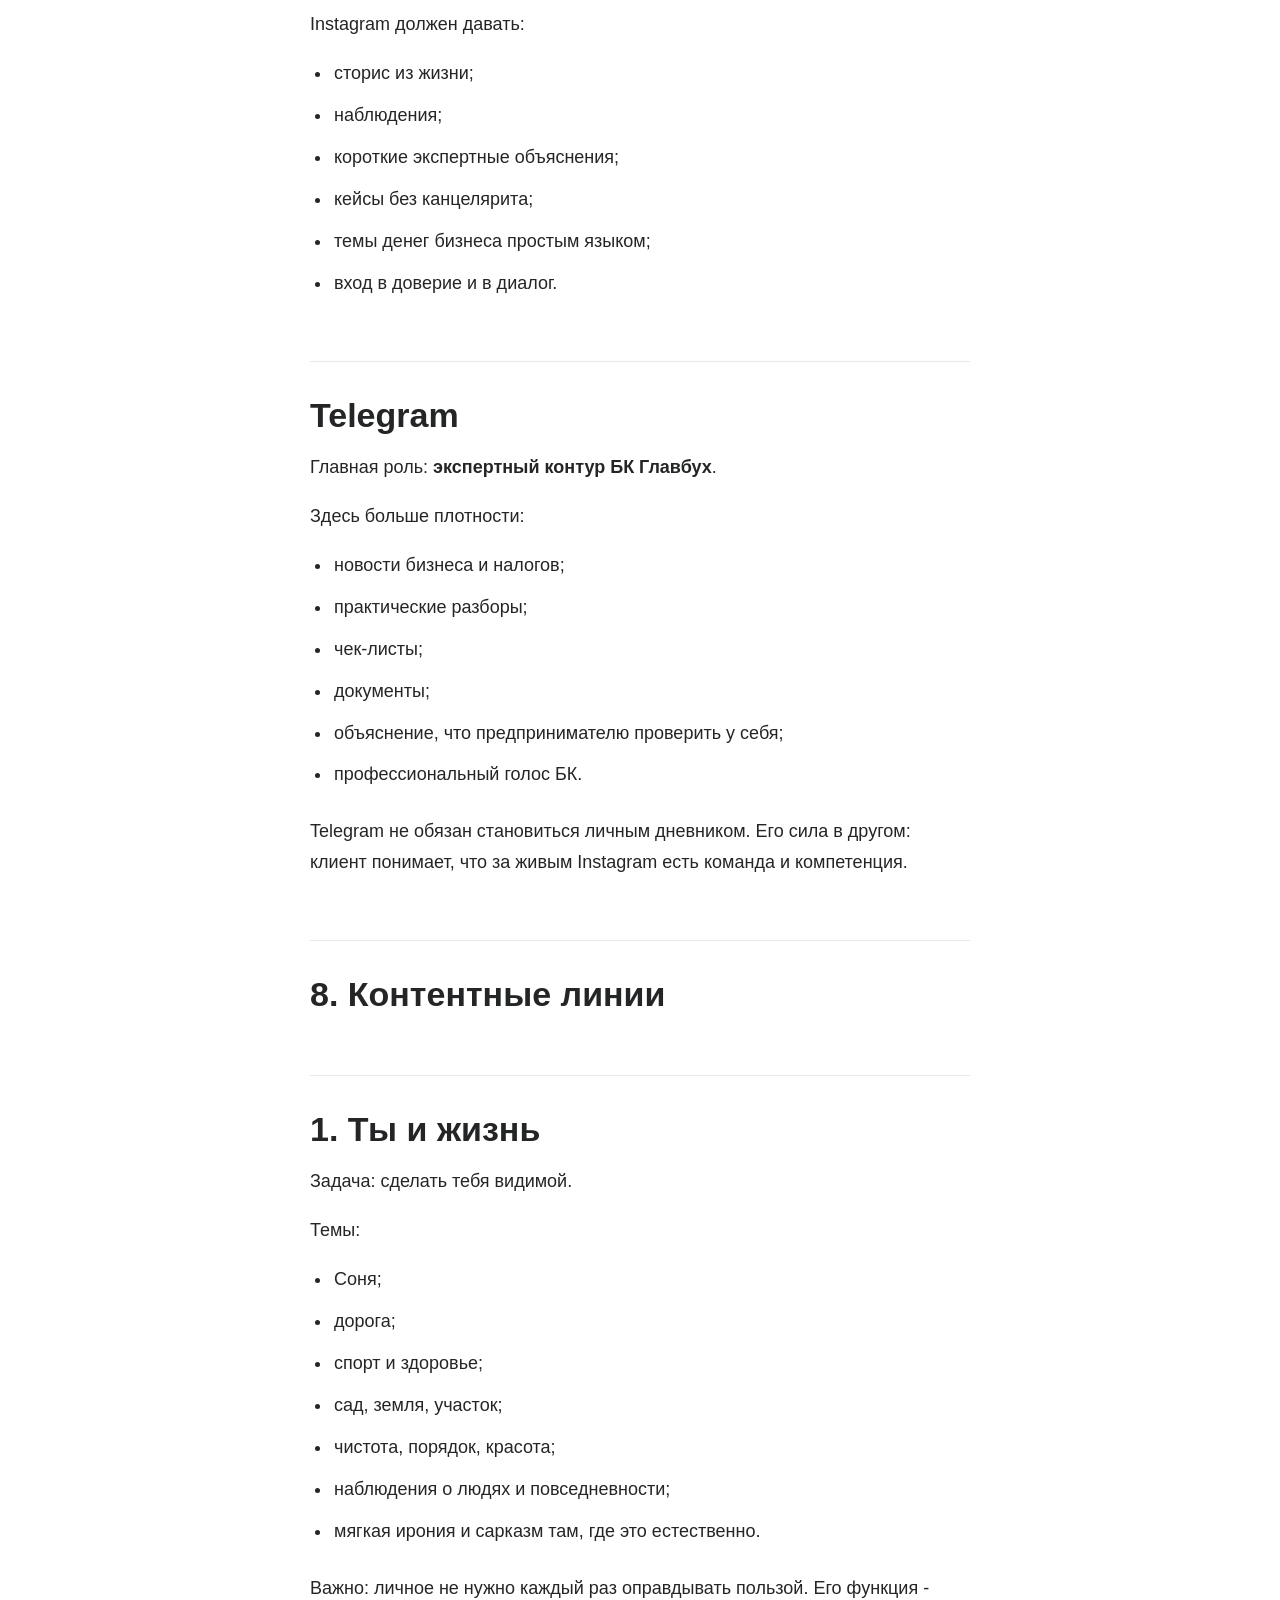
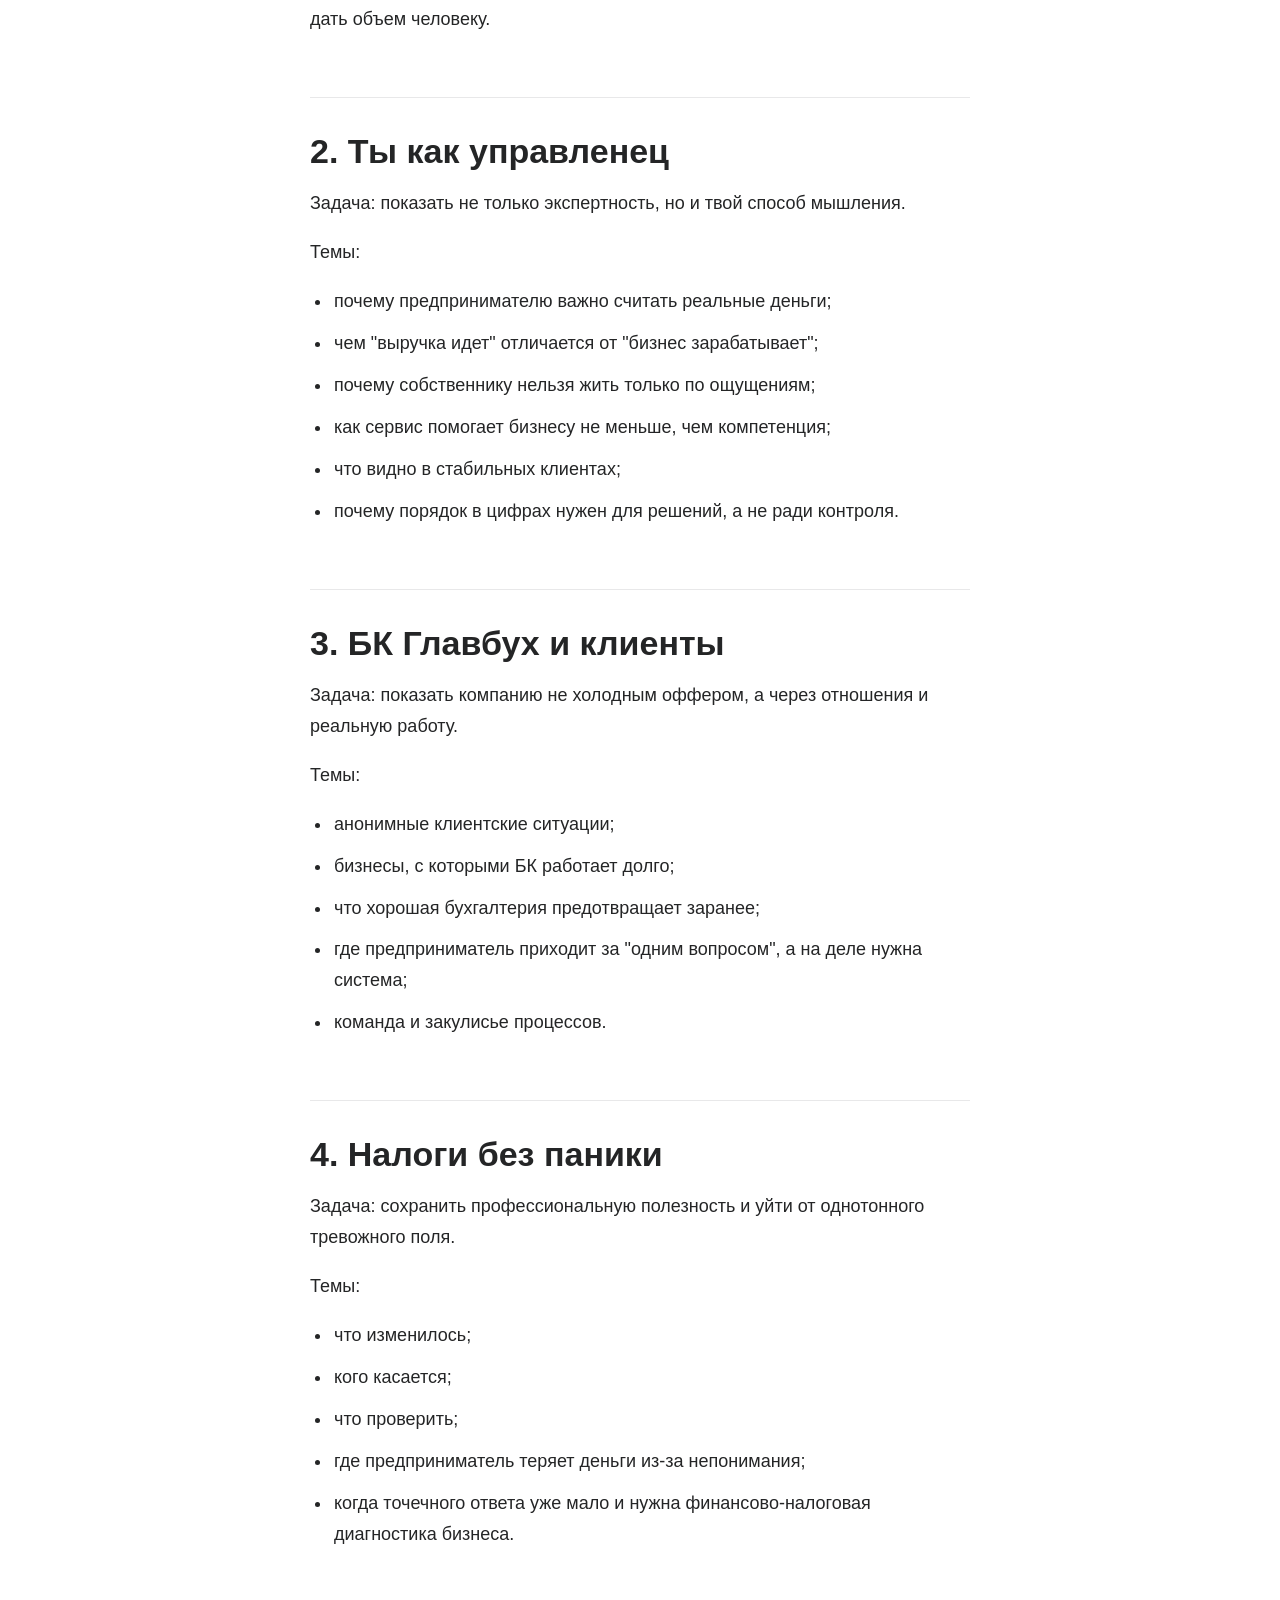
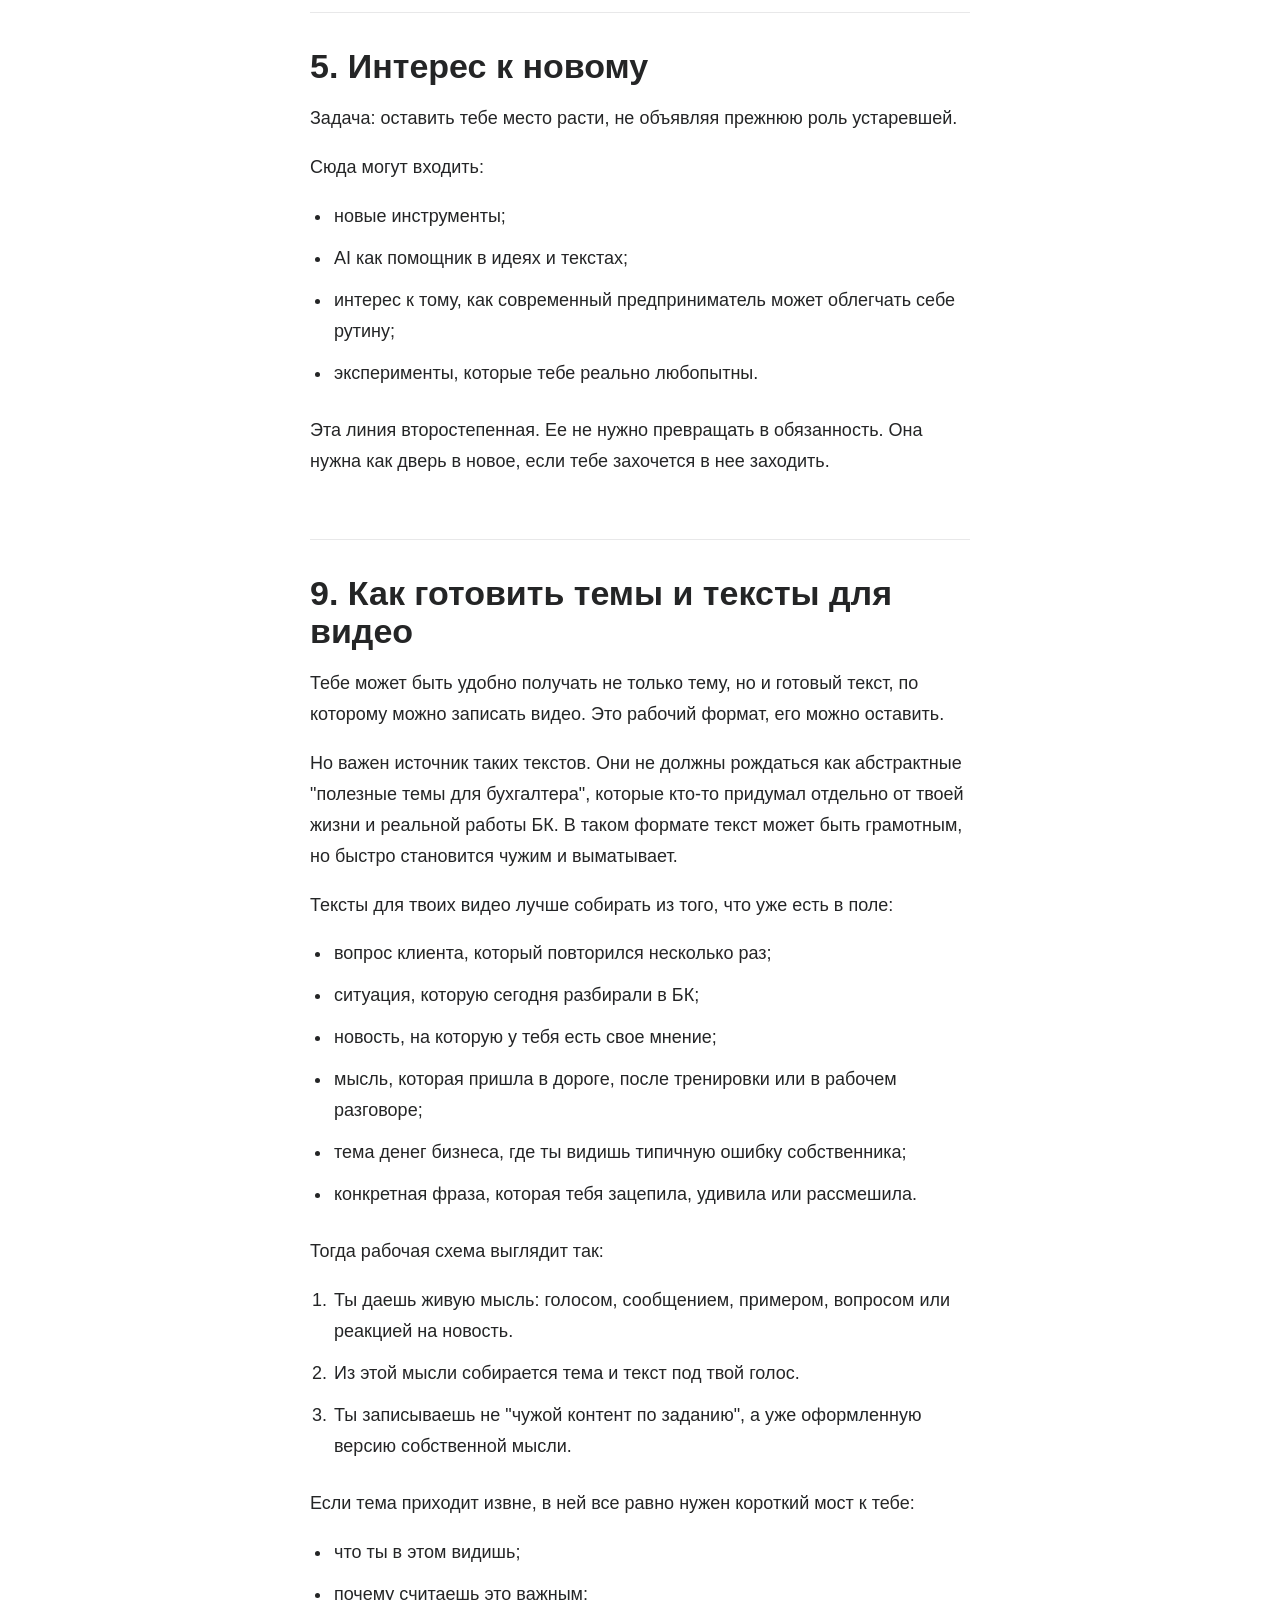
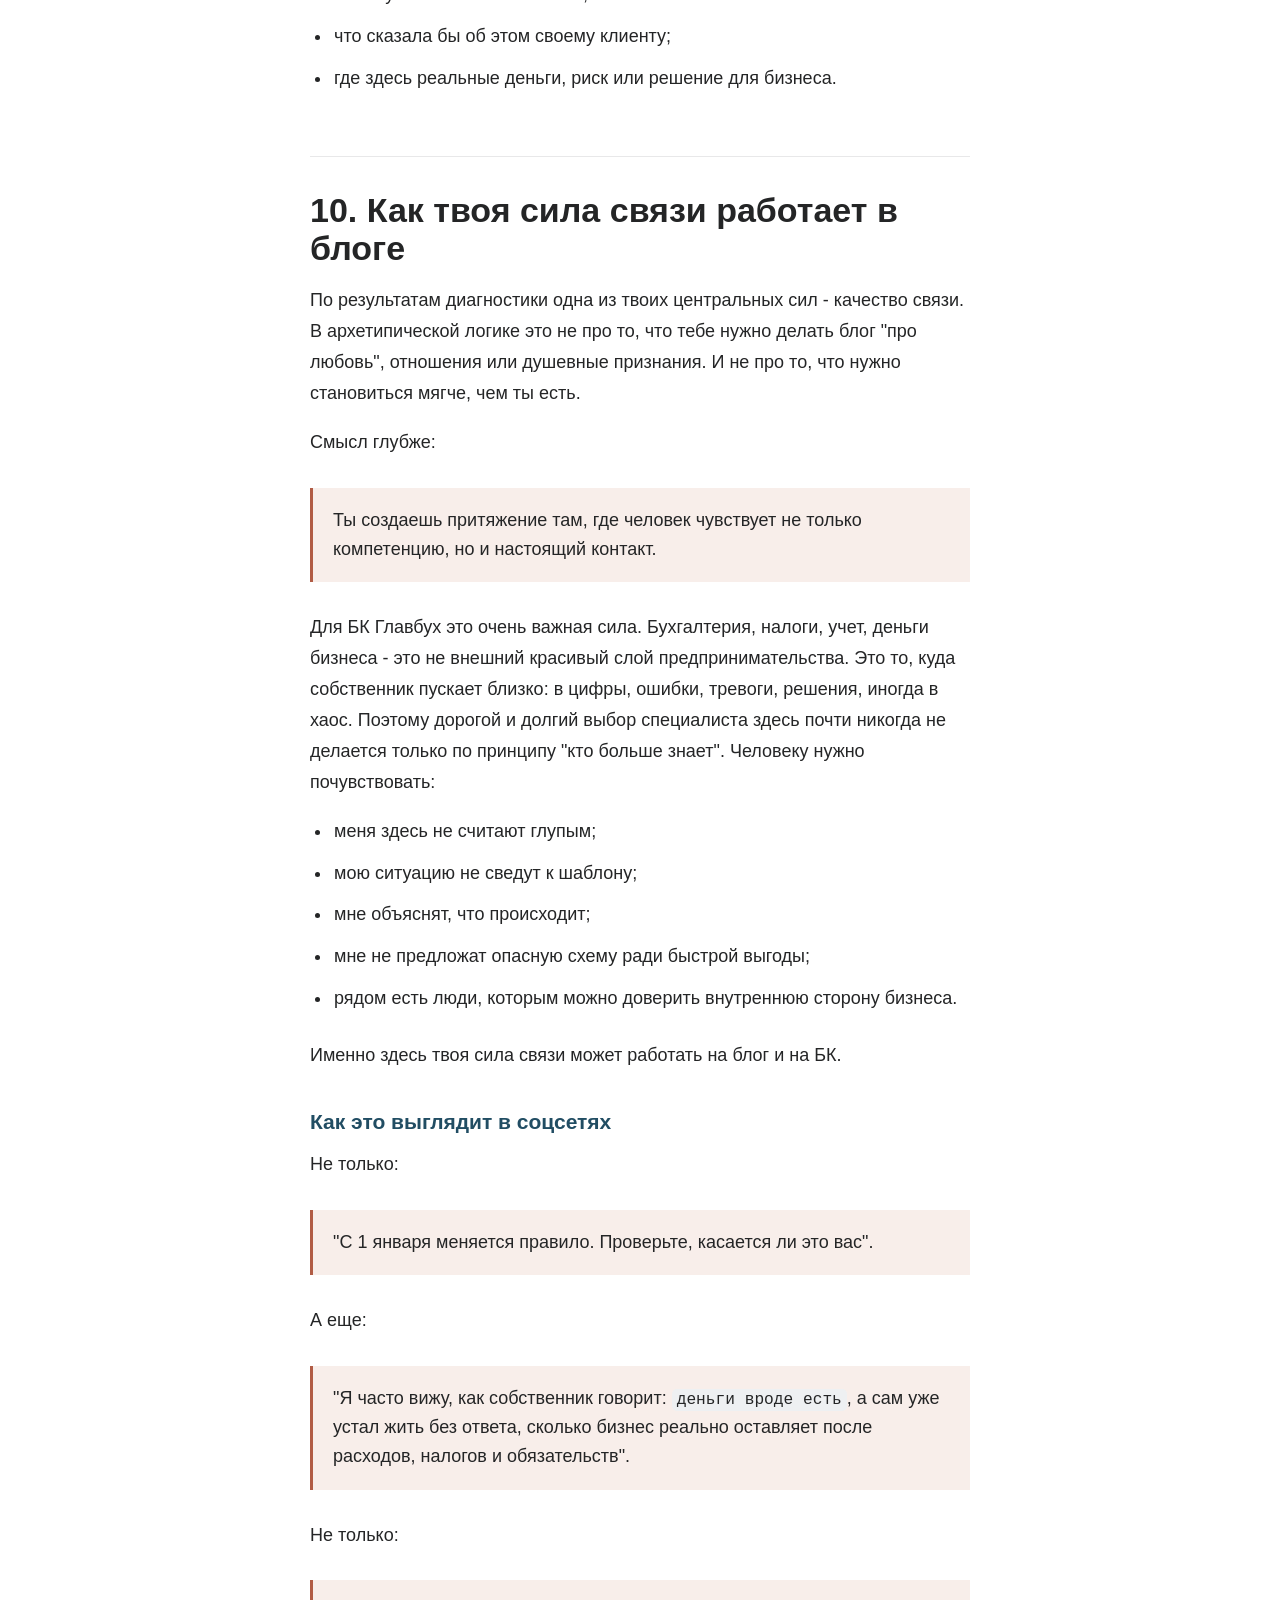
<file: docs/strategy.html>
<!doctype html>
<html lang="ru">
  <head>
    <meta charset="utf-8">
    <meta name="viewport" content="width=device-width, initial-scale=1">
    <title>Стратегия Гули и БК Главбух</title>
    <link rel="stylesheet" href="./mobile-doc.css">
  </head>
  <body>
    <header class="reader-top">
      <a href="../index.html#library">К библиотеке</a>
      <a href="#top">Наверх</a>
    </header>
    <main id="top">
      <section class="cover">
        <p>Основная концепция</p>
        <h1>Стратегия Гули и БК Главбух</h1>
        <span>Читать глубоко</span>
      </section>
      <nav class="toc" aria-label="Оглавление">
        <strong>Оглавление</strong>
        <a class="toc-level-2" href="#1-главная-мысль">1. Главная мысль</a>
<a class="toc-level-2" href="#2-как-ты-можешь-стать-видимой-в-публичном-образе">2. Как ты можешь стать видимой в публичном образе</a>
<a class="toc-level-2" href="#3-какой-конфликт-сейчас-видно-в-профиле">3. Какой конфликт сейчас видно в профиле</a>
<a class="toc-level-2" href="#4-позиционирование">4. Позиционирование</a>
<a class="toc-level-2" href="#5-что-сделать-с-шапкой-профиля">5. Что сделать с шапкой профиля</a>
<a class="toc-level-2" href="#6-роль-бк-главбух-в-новой-системе">6. Роль БК Главбух в новой системе</a>
<a class="toc-level-2" href="#7-роли-каналов">7. Роли каналов</a>
<a class="toc-level-2" href="#instagram">Instagram</a>
<a class="toc-level-2" href="#telegram">Telegram</a>
<a class="toc-level-2" href="#8-контентные-линии">8. Контентные линии</a>
<a class="toc-level-2" href="#1-ты-и-жизнь">1. Ты и жизнь</a>
<a class="toc-level-2" href="#2-ты-как-управленец">2. Ты как управленец</a>
<a class="toc-level-2" href="#3-бк-главбух-и-клиенты">3. БК Главбух и клиенты</a>
<a class="toc-level-2" href="#4-налоги-без-паники">4. Налоги без паники</a>
<a class="toc-level-2" href="#5-интерес-к-новому">5. Интерес к новому</a>
<a class="toc-level-2" href="#9-как-готовить-темы-и-тексты-для-видео">9. Как готовить темы и тексты для видео</a>
<a class="toc-level-2" href="#10-как-твоя-сила-связи-работает-в-блоге">10. Как твоя сила связи работает в блоге</a>
<a class="toc-level-2" href="#11-как-эстетика-и-вкус-к-жизни-могут-проявляться-в-твоем-образе">11. Как эстетика и вкус к жизни могут проявляться в твоем образе</a>
<a class="toc-level-2" href="#12-как-соединяются-твои-сильные-архетипические-линии">12. Как соединяются твои сильные архетипические линии</a>
<a class="toc-level-2" href="#13-тон">13. Тон</a>
<a class="toc-level-2" href="#14-форматы-на-первый-этап">14. Форматы на первый этап</a>
<a class="toc-level-2" href="#15-продуктовая-связка">15. Продуктовая связка</a>
<a class="toc-level-2" href="#16-простая-воронка">16. Простая воронка</a>
<a class="toc-level-2" href="#17-стартовая-стратегия-на-первый-месяц">17. Стартовая стратегия на первый месяц</a>
<a class="toc-level-2" href="#18-что-можно-подключить-позже">18. Что можно подключить позже</a>
<a class="toc-level-2" href="#19-ближайший-шаг">19. Ближайший шаг</a>
      </nav>
      <article class="document">
        <h1 id="стратегия-личного-бренда-гули-и-бк-главбух">Стратегия личного бренда Гули и БК Главбух</h1>
<p>Это рабочая стратегия твоей новой публичной линии: без резкого разрыва с БК Главбух и без попытки стать &quot;блогером не про себя&quot;.</p>
<h2 id="1-главная-мысль">1. Главная мысль</h2>
<p>У тебя уже есть то, что многим приходится долго доказывать:</p>
<ul>
<li>настоящий бизнес;</li>
<li>опыт управления;</li>
<li>клиенты и репутация;</li>
<li>сильная бухгалтерская база рядом;</li>
<li>понимание предпринимателей не из учебника, а из работы.</li>
</ul>
<p>Но в соцсетях это пока видно не полностью. Видно, что ты умеешь говорить про налоги, предупреждать о рисках, объяснять изменения. Видно, что за тобой стоит БК Главбух. Но меньше видно тебя саму: как ты смотришь на бизнес, что считаешь важным в сервисе, почему для тебя порядок в цифрах связан со спокойствием собственника, чем ты живешь за пределами роли эксперта.</p>
<p>Новая стратегия не в том, чтобы уйти от БК Главбух в случайный лайфстайл. И не в том, чтобы снова собрать аккаунт только вокруг налоговых новостей.</p>
<p>Новая стратегия такая:</p>
<blockquote>Ты становишься живым входом в доверие, а БК Главбух остается сильной профессиональной системой за твоей спиной.</blockquote>
<h2 id="2-как-ты-можешь-стать-видимой-в-публичном-образе">2. Как ты можешь стать видимой в публичном образе</h2>
<p>Не как &quot;бухгалтер, который иногда показывает жизнь&quot;. И не как &quot;лайфстайл-блогер, у которой где-то есть бухгалтерия&quot;.</p>
<p>А как:</p>
<blockquote>женщина-предприниматель и управленец, которая умеет держать бизнес в порядке, любит ясность, сервис и реальные цифры, живет не только работой и не скрывает, что в ее мире есть дорога, спорт, Соня, земля, красота, ирония и интерес к новому.</blockquote>
<h3 id="слова-опоры">Слова-опоры</h3>
<ul>
<li>порядок;</li>
<li>система;</li>
<li>управленец;</li>
<li>деньги бизнеса;</li>
<li>сервис;</li>
<li>законность;</li>
<li>ясность;</li>
<li>земля;</li>
<li>эстетика;</li>
<li>живой голос.</li>
</ul>
<h3 id="что-важно-сохранить">Что важно сохранить</h3>
<ul>
<li>твою собранность;</li>
<li>уважение к клиенту;</li>
<li>взрослую экспертность;</li>
<li>прямоту без лишней жесткости;</li>
<li>ощущение, что ты не продаешь воздух, а стоишь внутри реального бизнеса.</li>
</ul>
<h3 id="что-не-нужно-на-себя-надевать">Что не нужно на себя надевать</h3>
<ul>
<li>роль наставника;</li>
<li>роль &quot;идеального инфлюенсера&quot;;</li>
<li>духовность и философскую глубину ради образа;</li>
<li>материнский публичный сюжет;</li>
<li>элитность и демонстративную роскошь;</li>
<li>постоянный режим &quot;я сейчас всех научу&quot;.</li>
</ul>
<h2 id="3-какой-конфликт-сейчас-видно-в-профиле">3. Какой конфликт сейчас видно в профиле</h2>
<p>Сейчас твой образ местами распадается на две части:</p>
<ol>
<li>экспертные Reels и карточки, где есть налоги, реформа, риски, срочность;</li>
<li>живые кусочки жизни, которые смотрятся теплее и естественнее, но пока не собраны в понятный авторский мир.</li>
</ol>
<p>Из-за этого личное иногда выглядит как пауза между экспертными публикациями, а экспертное иногда звучит тяжелее, чем ты сама.</p>
<p>Новая система соединяет эти части:</p>
<ul>
<li>личное делает тебя узнаваемой и близкой;</li>
<li>экспертное объясняет, почему тебе и БК можно доверять;</li>
<li>БК Главбух дает вес и результат;</li>
<li>тема денег бизнеса расширяет публичный смысл дальше &quot;налогов и отчетности&quot;.</li>
</ul>
<h3 id="как-сейчас-профиль-может-считываться-нужным-клиентом">Как сейчас профиль может считываться нужным клиентом</h3>
<p>Сейчас аккаунт уже показывает важное: БК Главбух следит за изменениями, понимает налоги и умеет быстро предупреждать предпринимателей о рисках.</p>
<p>Но желанный клиент БК обычно ищет не только срочный ответ по очередной новости. Это собственник уже работающего бизнеса, которому важно:</p>
<ul>
<li>видеть реальную прибыль, а не только выручку;</li>
<li>понимать налоговую нагрузку и кассовые разрывы;</li>
<li>держать учет и документы в порядке;</li>
<li>доверять команде долгую и сложную работу;</li>
<li>получать законные решения, объясненные человеческим языком.</li>
</ul>
<p>Тревожный налоговый контент хорошо цепляет внимание, но часто приводит аудиторию другого типа: тех, кто испугался новости, хочет быстрый ответ, разовую подсказку или бесплатное объяснение прямо сейчас.</p>
<p>В этом месте появляется разрыв:</p>
<blockquote>БК хочет быть заметной для зрелых, устойчивых клиентов, которым нужна сильная система рядом с бизнесом. А часть текущего контента прежде всего собирает внимание вокруг риска, срочности и тревоги.</blockquote>
<p>Поэтому новую упаковку важно расширить. Налоговые новости остаются, но рядом с ними должны регулярно звучать:</p>
<ul>
<li>деньги бизнеса и управленческая ясность;</li>
<li>кейсы и долгие отношения с клиентами;</li>
<li>сервис БК и способность объяснять без хаоса;</li>
<li>ты как живой управленец, через которого легче довериться компании;</li>
<li>понятный маршрут: с какой задачей приходить и какой следующий шаг выбрать.</li>
</ul>
<h2 id="4-позиционирование">4. Позиционирование</h2>
<h3 id="основная-формулировка">Основная формулировка</h3>
<blockquote>Ты - совладелица и управленец БК Главбух. Помогаешь предпринимателям не только закрывать бухгалтерские вопросы, но и понимать, что происходит с деньгами бизнеса: где прибыль, где налоговая нагрузка, где риски, а где решения принимаются по ощущению.</blockquote>
<h3 id="человеческое-продолжение">Человеческое продолжение</h3>
<blockquote>Здесь бухгалтерия не отделена от жизни. Потому что бизнес ведет не таблица, а человек: он устает, выбирает, сомневается, хочет порядка, роста и нормальной опоры под ногами.</blockquote>
<h3 id="более-короткая-версия">Более короткая версия</h3>
<blockquote>Гуля. Бизнес, деньги, порядок и жизнь вокруг БК Главбух.</blockquote>
<h2 id="5-что-сделать-с-шапкой-профиля">5. Что сделать с шапкой профиля</h2>
<p>Шапку профиля важно обновить вместе с новым направлением.</p>
<p>Сейчас она хорошо объясняет бухгалтерию и налоги, но почти не показывает две важные вещи:</p>
<ol>
<li>ты в этом профиле не только экспертное лицо БК, а живой управленец и человек;</li>
<li>у аудитории должен появиться понятный следующий шаг, когда мы запустим тест про реальные деньги бизнеса.</li>
</ol>
<h3 id="рекомендация-на-переходный-период">Рекомендация на переходный период</h3>
<p>Пока тест в Telegram-боте еще собирается, лучше не ломать шапку резко. Нужна версия, которая оставляет экспертность БК Главбух, но уже расширяет образ:</p>
<pre><code>Гулия Ялялутдинова | БК Главбух
Бизнес, налоги и деньги без паники
150+ бизнесов на сопровождении
Здесь - Гуля, клиенты, решения и жизнь
Новости и польза для бизнеса в Telegram</code></pre>
<h3 id="когда-будет-готов-тест">Когда будет готов тест</h3>
<p>Последнюю строку и ссылку в профиле лучше перевести в воронку:</p>
<pre><code>Тест для собственника:
&quot;Выручка есть. А прибыль точно есть?&quot;</code></pre>
<p>Ссылка в профиле в этот момент должна вести не просто &quot;куда-нибудь в Telegram&quot;, а в отдельный бот с тестом и следующим шагом в финансово-налоговую диагностику бизнеса.</p>
<h3 id="что-важно-не-потерять-в-шапке">Что важно не потерять в шапке</h3>
<ul>
<li>имя Гули;</li>
<li>связь с БК Главбух;</li>
<li>масштаб доверия: 150+ бизнесов на сопровождении;</li>
<li>тема не только налогов, но и денег бизнеса;</li>
<li>живой слой профиля, чтобы шапка не обещала только очередной экспертный канал про риски.</li>
</ul>
<h2 id="6-роль-бк-главбух-в-новой-системе">6. Роль БК Главбух в новой системе</h2>
<p>БК Главбух остается не фоном &quot;для галочки&quot;, а реальной силой:</p>
<ul>
<li>ведет бизнесы на сопровождении;</li>
<li>помогает с учетом, налогами, отчетностью и рисками;</li>
<li>работает с предпринимателями, которым важны законность и спокойствие;</li>
<li>умеет смотреть шире бухгалтерских проводок: на прибыль, маржу, кассовые разрывы, финансовую модель, управленческие цифры;</li>
<li>может быть особенно сильным партнером для устойчивых компаний, сложных процессов и собственников, которым важно не &quot;подешевле&quot;, а надежно и по делу.</li>
</ul>
<p>В новой публичной упаковке БК не нужно каждый день доказывать экспертность тревожной новостью. Экспертность должна быть видна через:</p>
<ul>
<li>ясные объяснения;</li>
<li>кейсы;</li>
<li>реальные вопросы клиентов;</li>
<li>понимание денег бизнеса;</li>
<li>спокойные рекомендации;</li>
<li>сервисный тон.</li>
</ul>
<h2 id="7-роли-каналов">7. Роли каналов</h2>
<h2 id="instagram">Instagram</h2>
<p>Главная роль: <strong>твой живой канал</strong>.</p>
<p>Здесь человек сначала привыкает к тебе:</p>
<ul>
<li>видит лицо;</li>
<li>замечает характер;</li>
<li>слышит, как ты формулируешь;</li>
<li>понимает, что за экспертностью есть нормальная живая женщина, а не бухгалтерский аватар.</li>
</ul>
<p>Instagram должен давать:</p>
<ul>
<li>сторис из жизни;</li>
<li>наблюдения;</li>
<li>короткие экспертные объяснения;</li>
<li>кейсы без канцелярита;</li>
<li>темы денег бизнеса простым языком;</li>
<li>вход в доверие и в диалог.</li>
</ul>
<h2 id="telegram">Telegram</h2>
<p>Главная роль: <strong>экспертный контур БК Главбух</strong>.</p>
<p>Здесь больше плотности:</p>
<ul>
<li>новости бизнеса и налогов;</li>
<li>практические разборы;</li>
<li>чек-листы;</li>
<li>документы;</li>
<li>объяснение, что предпринимателю проверить у себя;</li>
<li>профессиональный голос БК.</li>
</ul>
<p>Telegram не обязан становиться личным дневником. Его сила в другом: клиент понимает, что за живым Instagram есть команда и компетенция.</p>
<h2 id="8-контентные-линии">8. Контентные линии</h2>
<h2 id="1-ты-и-жизнь">1. Ты и жизнь</h2>
<p>Задача: сделать тебя видимой.</p>
<p>Темы:</p>
<ul>
<li>Соня;</li>
<li>дорога;</li>
<li>спорт и здоровье;</li>
<li>сад, земля, участок;</li>
<li>чистота, порядок, красота;</li>
<li>наблюдения о людях и повседневности;</li>
<li>мягкая ирония и сарказм там, где это естественно.</li>
</ul>
<p>Важно: личное не нужно каждый раз оправдывать пользой. Его функция - дать объем человеку.</p>
<h2 id="2-ты-как-управленец">2. Ты как управленец</h2>
<p>Задача: показать не только экспертность, но и твой способ мышления.</p>
<p>Темы:</p>
<ul>
<li>почему предпринимателю важно считать реальные деньги;</li>
<li>чем &quot;выручка идет&quot; отличается от &quot;бизнес зарабатывает&quot;;</li>
<li>почему собственнику нельзя жить только по ощущениям;</li>
<li>как сервис помогает бизнесу не меньше, чем компетенция;</li>
<li>что видно в стабильных клиентах;</li>
<li>почему порядок в цифрах нужен для решений, а не ради контроля.</li>
</ul>
<h2 id="3-бк-главбух-и-клиенты">3. БК Главбух и клиенты</h2>
<p>Задача: показать компанию не холодным оффером, а через отношения и реальную работу.</p>
<p>Темы:</p>
<ul>
<li>анонимные клиентские ситуации;</li>
<li>бизнесы, с которыми БК работает долго;</li>
<li>что хорошая бухгалтерия предотвращает заранее;</li>
<li>где предприниматель приходит за &quot;одним вопросом&quot;, а на деле нужна система;</li>
<li>команда и закулисье процессов.</li>
</ul>
<h2 id="4-налоги-без-паники">4. Налоги без паники</h2>
<p>Задача: сохранить профессиональную полезность и уйти от однотонного тревожного поля.</p>
<p>Темы:</p>
<ul>
<li>что изменилось;</li>
<li>кого касается;</li>
<li>что проверить;</li>
<li>где предприниматель теряет деньги из-за непонимания;</li>
<li>когда точечного ответа уже мало и нужна финансово-налоговая диагностика бизнеса.</li>
</ul>
<h2 id="5-интерес-к-новому">5. Интерес к новому</h2>
<p>Задача: оставить тебе место расти, не объявляя прежнюю роль устаревшей.</p>
<p>Сюда могут входить:</p>
<ul>
<li>новые инструменты;</li>
<li>AI как помощник в идеях и текстах;</li>
<li>интерес к тому, как современный предприниматель может облегчать себе рутину;</li>
<li>эксперименты, которые тебе реально любопытны.</li>
</ul>
<p>Эта линия второстепенная. Ее не нужно превращать в обязанность. Она нужна как дверь в новое, если тебе захочется в нее заходить.</p>
<h2 id="9-как-готовить-темы-и-тексты-для-видео">9. Как готовить темы и тексты для видео</h2>
<p>Тебе может быть удобно получать не только тему, но и готовый текст, по которому можно записать видео. Это рабочий формат, его можно оставить.</p>
<p>Но важен источник таких текстов. Они не должны рождаться как абстрактные &quot;полезные темы для бухгалтера&quot;, которые кто-то придумал отдельно от твоей жизни и реальной работы БК. В таком формате текст может быть грамотным, но быстро становится чужим и выматывает.</p>
<p>Тексты для твоих видео лучше собирать из того, что уже есть в поле:</p>
<ul>
<li>вопрос клиента, который повторился несколько раз;</li>
<li>ситуация, которую сегодня разбирали в БК;</li>
<li>новость, на которую у тебя есть свое мнение;</li>
<li>мысль, которая пришла в дороге, после тренировки или в рабочем разговоре;</li>
<li>тема денег бизнеса, где ты видишь типичную ошибку собственника;</li>
<li>конкретная фраза, которая тебя зацепила, удивила или рассмешила.</li>
</ul>
<p>Тогда рабочая схема выглядит так:</p>
<ol>
<li>Ты даешь живую мысль: голосом, сообщением, примером, вопросом или реакцией на новость.</li>
<li>Из этой мысли собирается тема и текст под твой голос.</li>
<li>Ты записываешь не &quot;чужой контент по заданию&quot;, а уже оформленную версию собственной мысли.</li>
</ol>
<p>Если тема приходит извне, в ней все равно нужен короткий мост к тебе:</p>
<ul>
<li>что ты в этом видишь;</li>
<li>почему считаешь это важным;</li>
<li>что сказала бы об этом своему клиенту;</li>
<li>где здесь реальные деньги, риск или решение для бизнеса.</li>
</ul>
<h2 id="10-как-твоя-сила-связи-работает-в-блоге">10. Как твоя сила связи работает в блоге</h2>
<p>По результатам диагностики одна из твоих центральных сил - качество связи. В архетипической логике это не про то, что тебе нужно делать блог &quot;про любовь&quot;, отношения или душевные признания. И не про то, что нужно становиться мягче, чем ты есть.</p>
<p>Смысл глубже:</p>
<blockquote>Ты создаешь притяжение там, где человек чувствует не только компетенцию, но и настоящий контакт.</blockquote>
<p>Для БК Главбух это очень важная сила. Бухгалтерия, налоги, учет, деньги бизнеса - это не внешний красивый слой предпринимательства. Это то, куда собственник пускает близко: в цифры, ошибки, тревоги, решения, иногда в хаос. Поэтому дорогой и долгий выбор специалиста здесь почти никогда не делается только по принципу &quot;кто больше знает&quot;. Человеку нужно почувствовать:</p>
<ul>
<li>меня здесь не считают глупым;</li>
<li>мою ситуацию не сведут к шаблону;</li>
<li>мне объяснят, что происходит;</li>
<li>мне не предложат опасную схему ради быстрой выгоды;</li>
<li>рядом есть люди, которым можно доверить внутреннюю сторону бизнеса.</li>
</ul>
<p>Именно здесь твоя сила связи может работать на блог и на БК.</p>
<h3 id="как-это-выглядит-в-соцсетях">Как это выглядит в соцсетях</h3>
<p>Не только:</p>
<blockquote>&quot;С 1 января меняется правило. Проверьте, касается ли это вас&quot;.</blockquote>
<p>А еще:</p>
<blockquote>&quot;Я часто вижу, как собственник говорит: <code>деньги вроде есть</code>, а сам уже устал жить без ответа, сколько бизнес реально оставляет после расходов, налогов и обязательств&quot;.</blockquote>
<p>Не только:</p>
<blockquote>&quot;Ошибки в учете могут привести к рискам&quot;.</blockquote>
<p>А еще:</p>
<blockquote>&quot;Когда предприниматель приходит с вопросом <code>у нас все нормально?</code>, ему обычно не нужна лекция. Ему нужно, чтобы кто-то спокойно посмотрел на цифры и сказал, где опора, а где пока только ощущение&quot;.</blockquote>
<p>Не только:</p>
<blockquote>&quot;Приходите на финансово-налоговую диагностику бизнеса&quot;.</blockquote>
<p>А еще:</p>
<blockquote>&quot;Если вы давно ведете бизнес и устали принимать решения по ощущениям, диагностика нужна не чтобы вас напугать. Она нужна, чтобы увидеть, где вы реально зарабатываете, где переплачиваете, где можно выдохнуть, а где пора менять систему&quot;.</blockquote>
<p>Это не &quot;мягкость ради мягкости&quot;. Это контакт с человеком за бизнесом.</p>
<h3 id="пять-способов-проявлять-связь-в-блоге">Пять способов проявлять связь в блоге</h3>
<h4 id="1-говорить-не-только-о-проблеме-но-и-о-человеке-внутри-нее">1. Говорить не только о проблеме, но и о человеке внутри нее</h4>
<p>Тема поста может быть про налог, учет или прибыль. Но в тексте важно видеть не только ошибку, а состояние собственника.</p>
<p>Подходит:</p>
<ul>
<li>&quot;Выручка растет, а спокойствия не больше. Обычно в этот момент пора перестать смотреть только на оборот&quot;.</li>
<li>&quot;Иногда человек не боится налогов. Он боится, что снова поздно узнает о важном&quot;.</li>
<li>&quot;Вопрос <code>сколько можно забрать из бизнеса</code> не жадный. Он нормальный, если вы хотите понимать свою прибыль&quot;.</li>
</ul>
<p>Не подходит:</p>
<ul>
<li>&quot;Вы все делаете неправильно&quot;;</li>
<li>&quot;предприниматели опять не считают деньги&quot;;</li>
<li>&quot;если не проверите, сами виноваты&quot;.</li>
</ul>
<h4 id="2-показывать-долгие-отношения-с-клиентами">2. Показывать долгие отношения с клиентами</h4>
<p>У БК есть ценность, которую нельзя заменить громким оффером: рядом с вами есть бизнесы, которых вы знаете годами.</p>
<p>Это можно показывать через:</p>
<ul>
<li>истории постоянных клиентов без раскрытия данных;</li>
<li>заметки о том, что меняется в бизнесе за годы сопровождения;</li>
<li>рубрику про компании, за которыми стоит реальная жизнь людей;</li>
<li>кейсы не только &quot;было/стало&quot;, но и &quot;что собственнику стало яснее&quot;.</li>
</ul>
<p>Пример:</p>
<blockquote>&quot;Самое ценное в долгой работе с бизнесом - ты видишь не только отчетный период. Ты видишь, как собственник растет, где у команды меняется нагрузка, где старые решения перестают выдерживать новый масштаб. И тогда бухгалтерия становится не фоном, а частью устойчивости&quot;.</blockquote>
<p>Не нужно:</p>
<ul>
<li>делать из клиентов &quot;милую семью&quot; в приторном смысле;</li>
<li>обещать эмоциональную близость вместо профессиональной ответственности;</li>
<li>раскрывать то, что должно остаться внутри работы.</li>
</ul>
<h4 id="3-объяснять-как-своему-клиенту">3. Объяснять &quot;как своему клиенту&quot;</h4>
<p>Твоя сила не только в том, что ты знаешь, а в том, что ты можешь объяснить так, чтобы предпринимателю стало понятнее.</p>
<p>Из этого можно сделать регулярный формат:</p>
<blockquote>&quot;Объясню как клиенту&quot;</blockquote>
<p>Структура:</p>
<ol>
<li>Что сейчас непонятно.</li>
<li>Что здесь на самом деле важно.</li>
<li>Что проверить у себя.</li>
<li>Когда нужен специалист.</li>
</ol>
<p>Примеры тем:</p>
<ul>
<li>&quot;Почему деньги на счете еще не означают прибыль&quot;.</li>
<li>&quot;Зачем смотреть кассовый разрыв до того, как он случился&quot;.</li>
<li>&quot;Когда вопрос про налоговый режим уже нельзя решить одним сообщением&quot;.</li>
</ul>
<h4 id="4-задавать-вопросы-на-которые-хочется-ответить">4. Задавать вопросы, на которые хочется ответить</h4>
<p>Связь в блоге строится не только длинными личными историями. Иногда она строится одним точным вопросом.</p>
<p>Примеры:</p>
<ul>
<li>&quot;Что сейчас в бизнесе дает вам больше тумана: прибыль, налоги, расходы или команда?&quot;</li>
<li>&quot;Вам спокойнее, когда бухгалтер просто все делает, или когда еще объясняет, что происходит?&quot;</li>
<li>&quot;Вы знаете, сколько бизнес реально оставляет вам после всех обязательств?&quot;</li>
<li>&quot;Какой вопрос про цифры вы давно откладываете, потому что не хотите услышать неприятный ответ?&quot;</li>
</ul>
<p>Это не механическое &quot;вовлечение&quot;. Это приглашение человеку войти в разговор.</p>
<h4 id="5-давать-личное-присутствие-без-обязанности-все-объяснять">5. Давать личное присутствие без обязанности все объяснять</h4>
<p>Связь возникает не только через пользу. Иногда она возникает потому, что видно живого человека:</p>
<ul>
<li>Соню;</li>
<li>утро и спорт;</li>
<li>дорогу;</li>
<li>красивый или смешной фрагмент дня;</li>
<li>сад, землю, чистоту, то, как ты выбираешь комфорт и порядок.</li>
</ul>
<p>Личное не обязано каждый раз заканчиваться бухгалтерским выводом. Но иногда оно может естественно соединяться с твоим взглядом на жизнь и бизнес.</p>
<p>Например:</p>
<blockquote>&quot;Мне нравится, когда вещи устроены нормально. В доме, в расписании, в сервисе, в цифрах бизнеса. Не идеально. Нормально так, чтобы не приходилось каждый день жить в фоне из <code>потом разберемся</code>&quot;.</blockquote>
<h3 id="рубрики-которые-особенно-подходят-твоей-силе-связи">Рубрики, которые особенно подходят твоей силе связи</h3>
<ol>
<li><strong>Что я вижу у предпринимателей</strong></li>
<p>Короткие наблюдения о том, как собственники думают, тревожатся, откладывают, взрослеют в цифрах.</p>
</ol>
<ol>
<li><strong>Объясню как клиенту</strong></li>
<p>Сложная тема без холодной лекции.</p>
</ol>
<ol>
<li><strong>Клиенты, с которыми мы давно</strong></li>
<p>Долгие отношения, доверие, рост бизнеса, работа не по одной декларации.</p>
</ol>
<ol>
<li><strong>Вопрос, который я бы вам задала</strong></li>
<p>Один точный вопрос собственнику, который помогает увидеть неясность.</p>
</ol>
<ol>
<li><strong>Здесь не только налоги</strong></li>
<p>Деньги бизнеса, прибыль, маржа, кассовые разрывы, управленческий взгляд.</p>
</ol>
<ol>
<li><strong>Живое рядом</strong></li>
<p>Соня, дорога, спорт, земля, красивые бытовые моменты, в которых видно твое присутствие в жизни.</p>
</ol>
<h3 id="что-важно-не-перепутать">Что важно не перепутать</h3>
<p>Связь - это не постоянная откровенность.</p>
<p>Тебе не нужно:</p>
<ul>
<li>раскрывать личное, которое не хочется раскрывать;</li>
<li>делать публичным то, что относится к отношениям и детям;</li>
<li>превращать блог в эмоциональный дневник;</li>
<li>быть &quot;мамой&quot; аудитории;</li>
<li>делать вид, что все клиенты становятся друзьями;</li>
<li>собирать внимание через уязвимость, которую потом самой тяжело выдерживать.</li>
</ul>
<p>Твоя взрослая связь выглядит иначе:</p>
<blockquote>&quot;Я вижу вас. Я умею объяснить. Мне не все равно, как вы принимаете решения. И при этом я держу границы, профессиональную ясность и реальность&quot;.</blockquote>
<h3 id="теневая-сторона-силы-связи">Теневая сторона силы связи</h3>
<p>У любой сильной стороны есть перекос. Если качество связи уходит в тень, можно начать:</p>
<ul>
<li>слишком зависеть от реакции аудитории;</li>
<li>выбирать то, что нравится и хвалят, вместо того, что действительно строит нужный образ;</li>
<li>избегать прямых коммерческих шагов, чтобы &quot;не испортить отношения&quot;;</li>
<li>слишком сглаживать напряжение, где клиенту уже нужен честный разговор;</li>
<li>ждать любви к себе от подписчиков вместо того, чтобы строить ясную публичную систему.</li>
</ul>
<p>Поэтому в блоге важно держать две опоры одновременно:</p>
<ul>
<li>тепло и контакт;</li>
<li>структуру и следующий шаг.</li>
</ul>
<p>Именно поэтому тебе подходит не хаотичный &quot;живой блог про все&quot;, а система, где есть:</p>
<ul>
<li>личное присутствие;</li>
<li>диалог с аудиторией;</li>
<li>экспертная ясность;</li>
<li>кейсы;</li>
<li>воронка в услугу.</li>
</ul>
<h2 id="11-как-эстетика-и-вкус-к-жизни-могут-проявляться-в-твоем-образе">11. Как эстетика и вкус к жизни могут проявляться в твоем образе</h2>
<p>Этот слой не про демонстративность и не про личные темы, которые не хочется выносить в публичное поле. В твоей версии он читается спокойнее и взрослее:</p>
<blockquote>Ты умеешь выбирать живость, красоту, комфорт, удовольствие от качественной жизни и притяжение без суеты.</blockquote>
<p>Это уже видно в твоем поле:</p>
<ul>
<li>тебе важна эстетика;</li>
<li>ты любишь красивую и удобную жизнь;</li>
<li>ты замечаешь качество вещей и среды;</li>
<li>тебе важны тело, здоровье, спорт, ощущение собранности;</li>
<li>тебе нравится внимание и отклик, но не обязательно превращать это в глянцевый образ.</li>
</ul>
<h3 id="как-это-транслировать">Как это транслировать</h3>
<h4 id="1-через-качество-кадра-и-среды">1. Через качество кадра и среды</h4>
<p>Не &quot;люкс ради люкса&quot;, а вкус:</p>
<ul>
<li>чистый визуал;</li>
<li>живые красивые сцены;</li>
<li>дорога, свет, фактуры, земля, спорт, детали дома и дня;</li>
<li>кадры, в которых видно, что тебе самой приятно на это смотреть.</li>
</ul>
<h4 id="2-через-язык-удовольствия-и-выбора">2. Через язык удовольствия и выбора</h4>
<p>Иногда можно говорить не только &quot;надо&quot;, &quot;важно&quot;, &quot;проверьте&quot;, но и:</p>
<ul>
<li>&quot;мне нравится&quot;;</li>
<li>&quot;я выбираю&quot;;</li>
<li>&quot;мне важно, чтобы было удобно&quot;;</li>
<li>&quot;я люблю, когда вокруг не хаос&quot;;</li>
<li>&quot;я не хочу, чтобы бизнес съедал ощущение жизни&quot;.</li>
</ul>
<h4 id="3-через-комфорт-как-ценность-бк">3. Через комфорт как ценность БК</h4>
<p>В бухгалтерии комфорт - это не легкомысленность. Это:</p>
<ul>
<li>не жить с фоновым страхом из-за цифр;</li>
<li>понимать, что происходит;</li>
<li>не получать сюрпризы в последний момент;</li>
<li>иметь специалистов, которые объясняют и предупреждают;</li>
<li>видеть реальную картину бизнеса.</li>
</ul>
<p>Пример связки:</p>
<blockquote>&quot;Комфорт в бизнесе для меня - не когда никто ничего не требует. А когда ты понимаешь свои цифры и не просыпаешься от новости, о которой должен был узнать заранее&quot;.</blockquote>
<h4 id="4-через-ощущение-притяжения-к-человеку">4. Через ощущение притяжения к человеку</h4>
<p>Часть аудитории должна не только &quot;получать пользу&quot;, но и хотеть остаться рядом, потому что:</p>
<ul>
<li>ей нравится твой взгляд;</li>
<li>ей нравится твоя эстетика;</li>
<li>ей нравится, как ты снимаешь напряжение;</li>
<li>ей нравится, что экспертность рядом с тобой не выглядит серой.</li>
</ul>
<p>Это не пустая популярность. Для личного бренда это способ, которым человек начинает замечать тебя среди других профессионалов.</p>
<h3 id="теневая-сторона-афродиты">Теневая сторона Афродиты</h3>
<p>Здесь тоже важно не уйти в перекос.</p>
<p>Риски:</p>
<ul>
<li>собирать восхищение образом вместо доверия к реальной работе;</li>
<li>выбирать только то, что дает лайки и комплименты;</li>
<li>делать красивое присутствие, в котором мало смысла и мало следующего шага;</li>
<li>уходить в личный лайфстайл так, что БК перестает считываться как сильная база;</li>
<li>путать живость с необходимостью всё время нравиться аудитории.</li>
</ul>
<p>Твоя сильная формула не в этом.</p>
<p>Твоя сильная формула:</p>
<blockquote>Красивое живое присутствие + качество связи + ясное понимание бизнеса.</blockquote>
<p>Именно в этой связке образ перестает быть просто красивым и начинает работать на доверие.</p>
<h2 id="12-как-соединяются-твои-сильные-архетипические-линии">12. Как соединяются твои сильные архетипические линии</h2>
<p>Если собрать три уже видимые линии вместе, получается очень точный публичный голос:</p>
<ul>
<li><strong>Любящий</strong> дает контакт, притяжение, лояльность и ощущение &quot;меня здесь видят&quot;;</li>
<li><strong>Мудрец</strong> дает понимание, объяснение сложного и ясность по цифрам;</li>
<li><strong>Шут</strong> дает воздух, сарказм и способность не превращать бизнес в бесконечную тревожную серьезность;</li>
<li><strong>эстетический слой</strong> добавляет удовольствие от жизни, вкус, телесность и живую привлекательность присутствия.</li>
</ul>
<p>Вместе это не образ &quot;душевного бухгалтера&quot; и не образ &quot;строгого налогового эксперта&quot;.</p>
<p>Это ближе к такой интонации:</p>
<blockquote>&quot;Я вижу, где вы запутались. Объясню, что здесь на самом деле происходит. Не буду превращать вас в виноватого школьника. И не буду делать вид, что весь предпринимательский абсурд нельзя иногда назвать абсурдом&quot;.</blockquote>
<h2 id="13-тон">13. Тон</h2>
<h3 id="как-должно-звучать">Как должно звучать</h3>
<ul>
<li>понятно;</li>
<li>по-человечески;</li>
<li>уверенно;</li>
<li>без занудства;</li>
<li>без паники;</li>
<li>с уважением к уму предпринимателя;</li>
<li>иногда с сарказмом, если он естественный;</li>
<li>с ощущением &quot;я вам объясню, что здесь важно&quot;, а не &quot;сейчас напугаю, чтобы вы купили&quot;.</li>
</ul>
<h3 id="чего-избегать">Чего избегать</h3>
<ul>
<li>инфобизнесовой пластмассы;</li>
<li>одинаковых тревожных хуков;</li>
<li>роли спасателя;</li>
<li>морализаторства;</li>
<li>чрезмерной нежности, если она стирает твою четкость;</li>
<li>обещаний &quot;все будет легко&quot;, если речь о сложной бухгалтерской реальности.</li>
</ul>
<h2 id="14-форматы-на-первый-этап">14. Форматы на первый этап</h2>
<h3 id="основные">Основные</h3>
<ol>
<li>Stories каждый день или почти каждый день.</li>
<li>Карусели про деньги бизнеса и ясность.</li>
<li>Короткие видео, если есть живая тема и не нужно превращать запись в тяжелый продакшен.</li>
<li>Кейсовые истории без раскрытия лишнего.</li>
<li>Telegram-посты по новостям и практическим вопросам предпринимателей.</li>
</ol>
<h3 id="не-делать-ставку-только-на">Не делать ставку только на</h3>
<ul>
<li>ежедневные говорящие Reels из машины;</li>
<li>тяжелые монтажные видео;</li>
<li>постоянные экспертные карточки про очередной риск;</li>
<li>личные публикации, которые ты сама не чувствуешь своими.</li>
</ul>
<h2 id="15-продуктовая-связка">15. Продуктовая связка</h2>
<p>Главная коммерческая логика не должна быть навязчивой. Человек сначала видит тебя, потом понимает масштаб БК, потом получает понятный первый шаг.</p>
<h3 id="основной-вход">Основной вход</h3>
<p><strong>Финансово-налоговая диагностика бизнеса</strong></p>
<p>Подходит, когда нужно вместе посмотреть:</p>
<ul>
<li>налоговую нагрузку;</li>
<li>учет и риски;</li>
<li>реальную прибыль;</li>
<li>маржу;</li>
<li>кассовые разрывы;</li>
<li>какие решения собственник сейчас принимает без полной картины.</li>
</ul>
<h3 id="дополнительные-входы">Дополнительные входы</h3>
<ul>
<li>аудит учета, если диагностика показывает отдельный риск в учете;</li>
<li>консультация по ситуации;</li>
<li>отдельная работа с управленческими цифрами, если бизнесу нужно глубже собрать прибыль, маржу и кассовые разрывы;</li>
<li>переход на сопровождение, если видно, что бизнесу нужна не разовая помощь, а система.</li>
</ul>
<h2 id="16-простая-воронка">16. Простая воронка</h2>
<p>Простая воронка - это не просто &quot;пишите в директ&quot;. Это понятный маршрут, который ведет человека из контента в следующий шаг.</p>
<p>На первом этапе нужна одна основная связка, а не пять разрозненных:</p>
<blockquote>контент в Instagram или Telegram -&gt; тест в Telegram-боте -&gt; короткая квалификация -&gt; финансово-налоговая диагностика бизнеса -&gt; при необходимости сопровождение.</blockquote>
<h3 id="вариант-воронки-для-старта">Вариант воронки для старта</h3>
<p><strong>Входная тема:</strong> &quot;Выручка есть. А прибыль точно есть?&quot;</p>
<p><strong>Бесплатный вход:</strong> короткий тест в отдельном Telegram-боте <code>7 вопросов, которые покажут, видите ли вы реальные деньги бизнеса</code></p>
<p>Внутри теста:</p>
<ul>
<li>знаете ли вы чистую прибыль;</li>
<li>видите ли маржинальность;</li>
<li>понимаете ли ближайшую налоговую нагрузку;</li>
<li>считаете ли кассовые разрывы;</li>
<li>отделены ли деньги бизнеса от ощущения &quot;на счете вроде есть&quot;;</li>
<li>есть ли управленческие цифры для решений;</li>
<li>понимаете ли, где сейчас нужен бухгалтер, а где уже финансовый взгляд собственника.</li>
</ul>
<p><strong>Маршрут:</strong></p>
<ol>
<li>В посте, сторис или Reels человек видит проблему.</li>
<li>Переходит по ссылке или пишет кодовое слово.</li>
<li>Попадает в отдельного Telegram-бота БК Главбух.</li>
<li>Проходит короткий тест.</li>
<li>После результата видит понятный следующий шаг:</li>
<p>&gt; Если по нескольким пунктам у вас нет ясного ответа, можно прийти на финансово-налоговую диагностику бизнеса.</p>
<li>Оставляет заявку или отвечает на 3-5 коротких вопросов.</li>
<li>Команда БК понимает, что предложить дальше:</li>
</ol>
<ul>
<li>финансово-налоговую диагностику бизнеса;</li>
<li>переход в сопровождение;</li>
<li>отдельный следующий шаг, если сопровождение не нужно.</li>
</ul>
<h3 id="почему-эта-воронка-подходит">Почему эта воронка подходит</h3>
<ul>
<li>она не продает &quot;бухгалтерию вообще&quot;;</li>
<li>она ведет к теме, где у БК есть масштаб больше налоговых новостей;</li>
<li>она отсекает часть совсем случайного спроса;</li>
<li>она помогает собственнику самому увидеть неясность в цифрах;</li>
<li>она дает БК повод продолжить разговор не с тревоги, а с реальной задачи бизнеса.</li>
</ul>
<h2 id="17-стартовая-стратегия-на-первый-месяц">17. Стартовая стратегия на первый месяц</h2>
<h3 id="цель-месяца">Цель месяца</h3>
<p>Не &quot;раскачать личный бренд любой ценой&quot;, а сделать три вещи:</p>
<ol>
<li>вернуть регулярность;</li>
<li>начать показывать тебя объемнее;</li>
<li>проверить, какие новые темы действительно вызывают отклик у аудитории и у тебя самой.</li>
</ol>
<h3 id="минимум-на-месяц">Минимум на месяц</h3>
<ul>
<li>stories почти ежедневно;</li>
<li>1-2 сильные публикации в ленту в неделю;</li>
<li>1-2 Telegram-поста в неделю;</li>
<li>минимум одна тема про деньги бизнеса в неделю;</li>
<li>минимум одна личная линия в неделю, где ты не обязана быть полезной;</li>
<li>минимум один кейс или наблюдение из работы БК в неделю.</li>
</ul>
<h3 id="что-считать-успехом">Что считать успехом</h3>
<ul>
<li>в аккаунте становится легче узнавать именно тебя;</li>
<li>экспертность БК не теряется, а становится теплее;</li>
<li>появляются ответы и диалоги, а не только просмотры;</li>
<li>становится видно, какие темы тебе хочется продолжать;</li>
<li>воронка начинает получать переходы в тест, прохождения, вопросы или заявки;</li>
<li>публикации не требуют каждый раз огромного рывка.</li>
</ul>
<h2 id="18-что-можно-подключить-позже">18. Что можно подключить позже</h2>
<p>Если тебе будет интересно, к этой системе можно постепенно добавить AI как помощника:</p>
<ul>
<li>накидывать идеи из голосовых мыслей;</li>
<li>превращать сырую мысль в черновик сторис или поста;</li>
<li>помогать сделать текст складнее, если в голове уже есть смысл;</li>
<li>предлагать темы для Telegram по новостям предпринимателей;</li>
<li>собирать заготовки для кейсов и каруселей.</li>
</ul>
<p>Но AI не является условием стратегии. Сначала важнее, чтобы ты увидела: новая публичная система может быть про тебя, а не про очередной чужой контент-план.</p>
<h2 id="19-ближайший-шаг">19. Ближайший шаг</h2>
<p>На ближайшие дни стратегию лучше проявить не большим заявлением, а публикациями:</p>
<ul>
<li>один живой личный отрезок;</li>
<li>одна тема про деньги бизнеса;</li>
<li>один профессиональный пост БК без тревожного перегиба;</li>
<li>один кейсовый или клиентский материал;</li>
<li>один вход в будущую воронку через тему реальных денег бизнеса.</li>
</ul>
<p>Так новый образ не &quot;объявляется&quot;. Он начинает быть виден.</p>
      </article>
    </main>
  </body>
</html>
</file>
<file: styles.css>
:root {
  --bg: #f6f4f0;
  --paper: #ffffff;
  --paper-soft: #fbfaf7;
  --ink: #202124;
  --muted: #65615b;
  --faint: #8e8981;
  --line: rgba(32, 33, 36, 0.12);
  --accent: #b15c45;
  --accent-dark: #713628;
  --blue: #214d63;
  --blue-soft: #e9f1f4;
  --rose-soft: #f8eeea;
  --shadow: 0 24px 70px rgba(32, 33, 36, 0.13);
  --font: "Segoe UI Variable Text", "Segoe UI", Inter, Arial, sans-serif;
}

* {
  box-sizing: border-box;
  margin: 0;
  padding: 0;
}

html {
  scroll-behavior: smooth;
}

body {
  background: var(--bg);
  color: var(--ink);
  font-family: var(--font);
  line-height: 1.65;
  letter-spacing: 0;
  -webkit-font-smoothing: antialiased;
}

a {
  color: inherit;
}

.hero {
  min-height: 96vh;
  display: grid;
  place-items: center;
  padding: 72px 22px;
  color: #fff;
  background:
    linear-gradient(rgba(20, 24, 28, 0.18), rgba(20, 24, 28, 0.18)),
    radial-gradient(circle at 18% 18%, rgba(177, 92, 69, 0.36), transparent 34%),
    radial-gradient(circle at 78% 72%, rgba(33, 77, 99, 0.38), transparent 40%),
    #202124;
}

.hero-inner {
  width: min(1120px, 100%);
  display: grid;
  grid-template-columns: minmax(0, 1.05fr) minmax(320px, 0.95fr);
  gap: clamp(34px, 6vw, 78px);
  align-items: center;
}

.eyebrow {
  margin-bottom: 16px;
  color: var(--accent);
  font-size: 12px;
  font-weight: 700;
  letter-spacing: 0.16em;
  text-transform: uppercase;
}

.hero .eyebrow {
  color: #efc7b9;
}

h1,
h2,
h3 {
  letter-spacing: 0;
}

h1 {
  max-width: 760px;
  margin-bottom: 26px;
  font-size: clamp(42px, 6.5vw, 78px);
  font-weight: 560;
  line-height: 1;
}

.hero-lead {
  max-width: 650px;
  color: rgba(255, 255, 255, 0.78);
  font-size: clamp(18px, 2.2vw, 22px);
  line-height: 1.6;
}

.hero-visual {
  position: relative;
  min-height: 560px;
}

.shot {
  position: absolute;
  overflow: hidden;
  border: 1px solid rgba(255, 255, 255, 0.18);
  border-radius: 24px;
  background: rgba(255, 255, 255, 0.08);
  box-shadow: var(--shadow);
}

.shot img {
  display: block;
  width: 100%;
  height: 100%;
  object-fit: cover;
}

.shot figcaption {
  position: absolute;
  left: 14px;
  right: 14px;
  bottom: 14px;
  border-radius: 999px;
  padding: 8px 12px;
  color: #fff;
  background: rgba(32, 33, 36, 0.74);
  backdrop-filter: blur(10px);
  font-size: 12px;
  font-weight: 650;
}

.main-shot {
  left: 0;
  top: 56px;
  width: 54%;
  height: 430px;
}

.side-shot {
  right: 0;
  width: 48%;
  height: 245px;
}

.top-shot {
  top: 0;
}

.bottom-shot {
  bottom: 0;
}

.hero-actions,
.link-row {
  display: flex;
  flex-wrap: wrap;
  gap: 12px;
  margin-top: 34px;
}

.button,
.link-row a,
.essence-card a,
.library-group a {
  text-decoration: none;
}

.button {
  display: inline-flex;
  align-items: center;
  justify-content: center;
  min-height: 48px;
  border-radius: 999px;
  padding: 12px 22px;
  font-size: 14px;
  font-weight: 650;
}

.button.primary {
  background: #fff;
  color: var(--ink);
}

.button.secondary {
  border: 1px solid rgba(255, 255, 255, 0.34);
  color: #fff;
}

.section {
  width: min(1080px, 100%);
  margin: 0 auto;
  padding: 82px 22px;
}

.section h2 {
  max-width: 820px;
  margin-bottom: 22px;
  font-size: clamp(30px, 4.4vw, 50px);
  font-weight: 560;
  line-height: 1.12;
}

.section-lead,
.source-section > p:not(.eyebrow) {
  max-width: 760px;
  color: var(--muted);
  font-size: 18px;
}

.source-section,
.essence-section,
.action-section,
.library-section,
.verdict-section {
  background: var(--paper);
}

.source-map {
  display: grid;
  grid-template-columns: repeat(4, minmax(0, 1fr));
  gap: 14px;
  margin-top: 34px;
}

.source-card,
.essence-card,
.step,
.library-group {
  border: 1px solid var(--line);
  border-radius: 20px;
  background: var(--paper);
}

.source-card {
  min-height: 210px;
  padding: 22px;
}

.source-card span,
.step span,
.card-label {
  display: inline-block;
  margin-bottom: 12px;
  color: var(--accent);
  font-size: 12px;
  font-weight: 760;
  letter-spacing: 0.08em;
  text-transform: uppercase;
}

.source-card h3 {
  margin-bottom: 10px;
  font-size: 20px;
  font-weight: 640;
  line-height: 1.22;
}

.source-card p,
.essence-card p,
.step p,
.library-group a,
.footer p {
  color: var(--muted);
  font-size: 16px;
}

.essence-section {
  border-top: 1px solid var(--line);
}

.essence-grid {
  display: grid;
  grid-template-columns: repeat(3, minmax(0, 1fr));
  gap: 16px;
  margin-top: 34px;
}

.essence-card {
  padding: 26px;
  box-shadow: 0 1px 0 rgba(255, 255, 255, 0.7) inset;
}

.essence-card.wide {
  grid-column: span 3;
  display: grid;
  grid-template-columns: minmax(0, 0.8fr) minmax(0, 1.2fr);
  gap: 22px;
  border: 0;
  background: linear-gradient(135deg, #eef6f7 0%, #f9efe9 100%);
}

.essence-card h3 {
  margin-bottom: 14px;
  font-size: clamp(22px, 2.4vw, 30px);
  font-weight: 610;
  line-height: 1.18;
}

.essence-card a {
  display: inline-flex;
  margin-top: 18px;
  color: var(--accent-dark);
  font-weight: 680;
}

.quote-section {
  width: 100%;
  max-width: none;
  padding: 88px 22px;
  background: #202124;
}

.quote-section blockquote {
  width: min(820px, 100%);
  margin: 0 auto;
  color: #fff;
  font-size: clamp(27px, 4vw, 46px);
  font-weight: 520;
  line-height: 1.25;
}

.verdict-section {
  border-top: 1px solid var(--line);
}

.verdict-grid {
  display: grid;
  grid-template-columns: repeat(3, minmax(0, 1fr));
  gap: 16px;
  margin-top: 34px;
}

.verdict-grid div {
  min-height: 210px;
  border-radius: 26px;
  padding: 26px;
  color: #fff;
  background: #202124;
}

.verdict-grid div:nth-child(2) {
  background: var(--blue);
}

.verdict-grid div:nth-child(3) {
  background: var(--accent-dark);
}

.verdict-grid span {
  display: inline-block;
  margin-bottom: 18px;
  color: rgba(255, 255, 255, 0.72);
  font-size: 12px;
  font-weight: 760;
  letter-spacing: 0.1em;
  text-transform: uppercase;
}

.verdict-grid p {
  color: #fff;
  font-size: clamp(20px, 2.5vw, 27px);
  font-weight: 540;
  line-height: 1.25;
}

.action-section {
  border-top: 1px solid var(--line);
}

.steps {
  display: grid;
  grid-template-columns: repeat(3, minmax(0, 1fr));
  gap: 16px;
  margin-top: 34px;
}

.step {
  padding: 24px;
  background: var(--paper-soft);
}

.step h3 {
  margin-bottom: 10px;
  font-size: 22px;
  font-weight: 630;
  line-height: 1.24;
}

.link-row a {
  display: inline-flex;
  min-height: 42px;
  align-items: center;
  border: 1px solid var(--line);
  border-radius: 999px;
  padding: 8px 16px;
  color: var(--blue);
  background: #fff;
  font-weight: 650;
}

.library-section {
  border-top: 1px solid var(--line);
}

.library-grid {
  display: grid;
  grid-template-columns: repeat(3, minmax(0, 1fr));
  gap: 16px;
  margin-top: 34px;
}

.library-group {
  padding: 24px;
}

.library-group h3 {
  margin-bottom: 18px;
  font-size: 22px;
  font-weight: 640;
}

.library-group a {
  display: block;
  border-top: 1px solid var(--line);
  padding: 13px 0;
  font-weight: 600;
}

.library-group a:hover,
.essence-card a:hover,
.link-row a:hover {
  color: var(--accent);
}

.footer {
  padding: 42px 22px;
  background: var(--paper);
  border-top: 1px solid var(--line);
  text-align: center;
}

.footer p + p {
  margin-top: 6px;
  color: var(--faint);
  font-size: 14px;
}

.footer strong {
  color: var(--ink);
}

@media (max-width: 900px) {
  .hero-inner {
    grid-template-columns: 1fr;
  }

  .hero-visual {
    min-height: 460px;
  }

  .source-map,
  .essence-grid,
  .steps,
  .library-grid,
  .verdict-grid {
    grid-template-columns: 1fr 1fr;
  }

  .essence-card.wide {
    grid-column: span 2;
    grid-template-columns: 1fr;
  }
}

@media (max-width: 640px) {
  .hero {
    min-height: 84vh;
    padding: 58px 20px;
  }

  h1 {
    font-size: 41px;
  }

  .hero-visual {
    min-height: 390px;
  }

  .main-shot {
    top: 36px;
    width: 58%;
    height: 310px;
  }

  .side-shot {
    width: 46%;
    height: 178px;
  }

  .section {
    padding: 54px 20px;
  }

  .source-map,
  .essence-grid,
  .steps,
  .library-grid,
  .verdict-grid {
    grid-template-columns: 1fr;
  }

  .essence-card.wide {
    grid-column: auto;
  }

  .source-card {
    min-height: auto;
  }
}
</file>
<file: docs/mobile-doc.css>
:root {
  --page: #ffffff;
  --soft: #f7f5f1;
  --soft-2: #edf4f6;
  --ink: #242526;
  --muted: #666a70;
  --faint: #90949a;
  --line: rgba(36, 37, 38, 0.1);
  --accent: #b15c45;
  --accent-soft: #f8eeea;
  --blue: #214d63;
  --code: #eef0f2;
}

* {
  box-sizing: border-box;
}

html {
  scroll-behavior: smooth;
}

body {
  margin: 0;
  color: var(--ink);
  background: var(--page);
  font-family: "Segoe UI Variable Text", "Segoe UI", Inter, Arial, sans-serif;
  font-size: 17px;
  line-height: 1.72;
  letter-spacing: 0;
  -webkit-font-smoothing: antialiased;
}

a {
  color: var(--accent);
  text-underline-offset: 0.18em;
}

.reader-top {
  position: sticky;
  top: 0;
  z-index: 5;
  display: flex;
  justify-content: space-between;
  gap: 12px;
  min-height: 54px;
  align-items: center;
  padding: 10px max(20px, calc((100vw - 700px) / 2));
  border-bottom: 1px solid var(--line);
  background: rgba(255, 255, 255, 0.94);
  backdrop-filter: blur(10px);
}

.reader-top a {
  color: var(--muted);
  font-size: 13px;
  font-weight: 650;
  text-decoration: none;
}

main {
  max-width: 700px;
  margin: 0 auto;
  padding: 0 20px 76px;
}

.cover {
  padding: 54px 0 34px;
  border-bottom: 1px solid var(--line);
}

.cover p {
  margin: 0 0 14px;
  color: var(--accent);
  font-size: 11px;
  font-weight: 760;
  letter-spacing: 0.16em;
  text-transform: uppercase;
}

.cover h1 {
  max-width: 680px;
  margin: 0 0 18px;
  font-size: clamp(31px, 8vw, 50px);
  line-height: 1.06;
  letter-spacing: 0;
  font-weight: 560;
}

.cover span {
  display: inline-flex;
  border: 1px solid var(--line);
  border-radius: 999px;
  padding: 7px 12px;
  color: var(--blue);
  background: var(--soft-2);
  font-size: 13px;
  font-weight: 620;
}

.toc {
  display: grid;
  gap: 0;
  margin: 30px 0 48px;
  border: 1px solid var(--line);
  border-radius: 14px;
  overflow: hidden;
  background: #fff;
}

.toc strong {
  padding: 15px 16px;
  color: var(--ink);
  background: var(--soft);
  font-size: 14px;
  font-weight: 700;
}

.toc a {
  border-top: 1px solid var(--line);
  padding: 13px 16px;
  color: var(--muted);
  font-size: 15px;
  font-weight: 500;
  line-height: 1.35;
  text-decoration: none;
}

.toc .toc-level-3 {
  padding-left: 28px;
  color: var(--faint);
  font-size: 14px;
}

.document {
  max-width: 660px;
  margin: 0 auto;
}

.document h1,
.document h2,
.document h3,
.document h4 {
  letter-spacing: 0;
  font-family: "Segoe UI Variable Display", "Segoe UI", Inter, Arial, sans-serif;
}

.document h1 {
  display: none;
}

.document h2 {
  margin: 62px 0 18px;
  border-top: 1px solid var(--line);
  padding-top: 34px;
  color: var(--ink);
  font-size: clamp(25px, 6vw, 34px);
  line-height: 1.12;
  font-weight: 560;
}

.document h2:first-child {
  margin-top: 0;
  border-top: 0;
  padding-top: 0;
}

.document h3 {
  margin: 38px 0 14px;
  color: var(--blue);
  font-size: 21px;
  line-height: 1.22;
  font-weight: 590;
}

.document h4 {
  margin: 28px 0 10px;
  color: var(--ink);
  font-size: 18px;
  line-height: 1.28;
  font-weight: 600;
}

.document p {
  margin: 0 0 18px;
}

.document p + p {
  margin-top: 2px;
}

.document ul,
.document ol {
  margin: 0 0 26px;
  padding-left: 0;
  list-style-position: outside;
}

.document li {
  margin-left: 22px;
  padding-left: 2px;
}

.document li + li {
  margin-top: 11px;
}

.document strong {
  color: var(--ink);
  font-weight: 650;
}

.document blockquote {
  margin: 30px 0;
  border-left: 3px solid var(--accent);
  padding: 18px 20px;
  color: var(--ink);
  background: var(--accent-soft);
  font-size: 18px;
  font-weight: 500;
  line-height: 1.62;
}

.table-wrap {
  width: 100%;
  overflow-x: auto;
  margin: 26px 0 34px;
  border: 1px solid var(--line);
  border-radius: 14px;
  background: #fff;
}

.document table {
  width: 100%;
  min-width: 760px;
  border-collapse: collapse;
}

.document th,
.document td {
  vertical-align: top;
  border-bottom: 1px solid var(--line);
  padding: 14px 16px;
  text-align: left;
}

.document th {
  color: var(--muted);
  background: var(--soft);
  font-size: 12px;
  font-weight: 700;
  letter-spacing: 0.06em;
  text-transform: uppercase;
}

.document td {
  color: var(--ink);
  font-size: 15px;
  line-height: 1.58;
}

.document tr:last-child td {
  border-bottom: 0;
}

.document hr {
  margin: 40px 0;
  border: 0;
  border-top: 1px solid var(--line);
}

.document code {
  border-radius: 5px;
  padding: 2px 5px;
  background: var(--code);
  font-family: Consolas, "Courier New", monospace;
  font-size: 0.9em;
}

.document pre {
  overflow-x: auto;
  margin: 24px 0;
  border-radius: 12px;
  padding: 16px;
  color: #f8f8f6;
  background: #202227;
  font-size: 14px;
  line-height: 1.45;
}

.document pre code {
  padding: 0;
  background: transparent;
}

@media (min-width: 760px) {
  body {
    font-size: 18px;
  }
}

@media (max-width: 520px) {
  .reader-top {
    padding-left: 18px;
    padding-right: 18px;
  }

  main {
    padding-left: 22px;
    padding-right: 22px;
  }

  .cover {
    padding-top: 42px;
  }

  .document h2 {
    margin-top: 54px;
    padding-top: 28px;
  }
}
</file>
